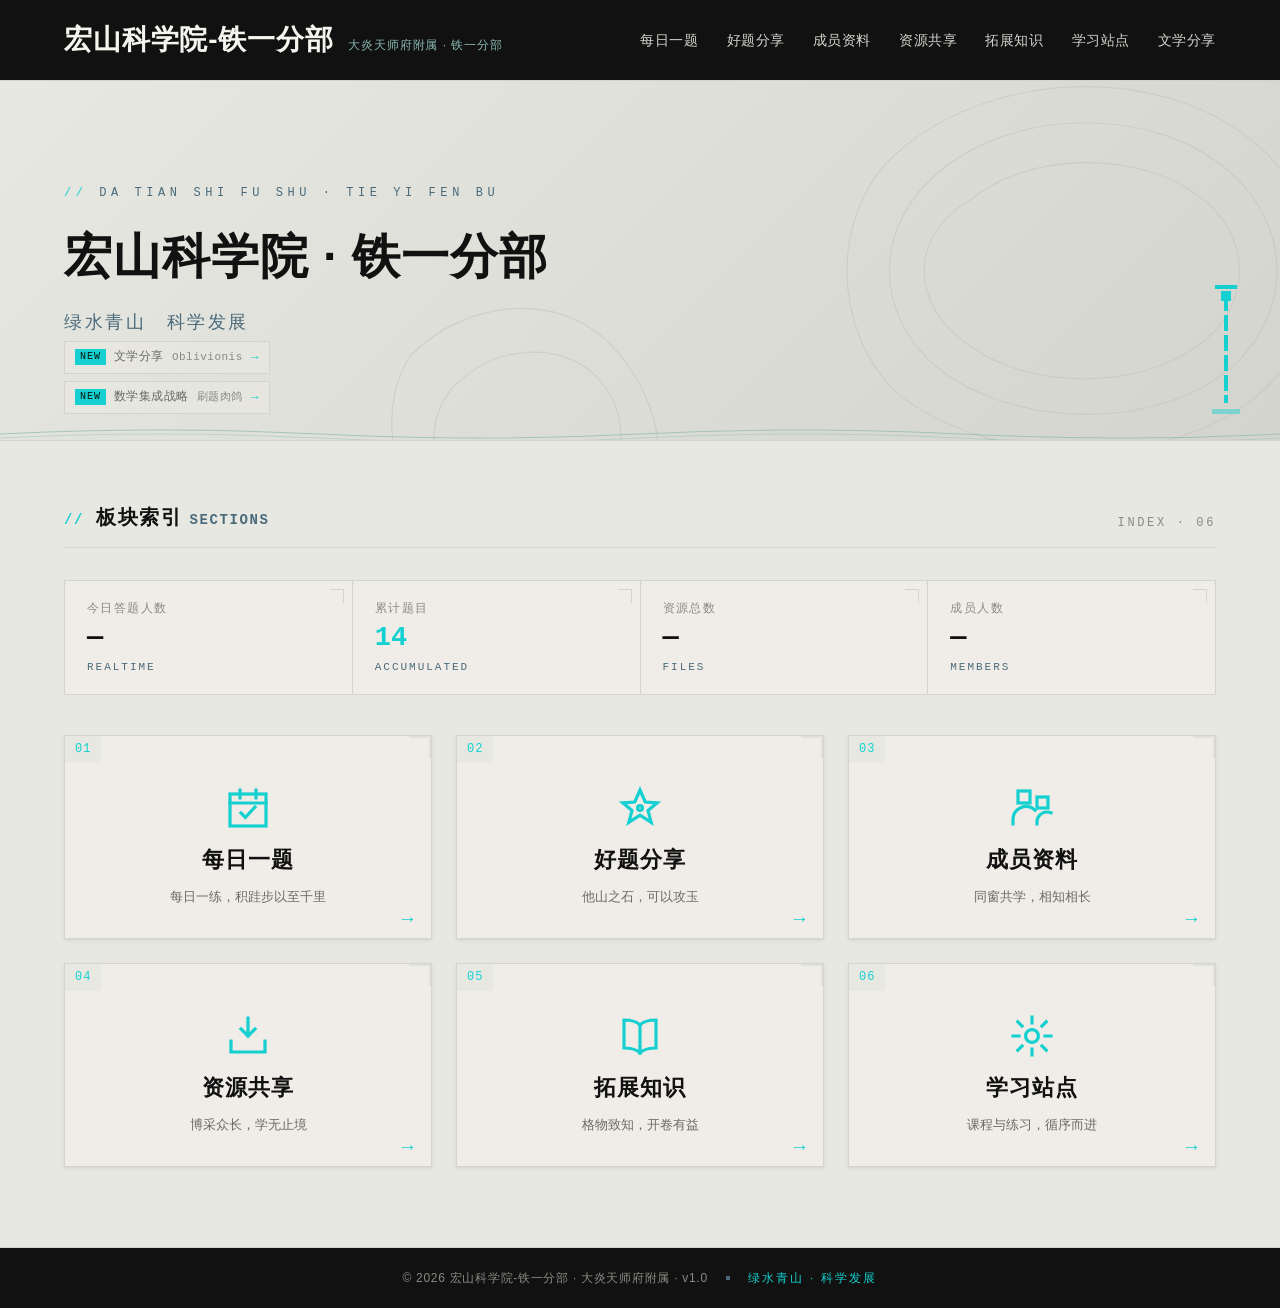
<file: index.html>
<!DOCTYPE html>
<html lang="zh-CN">
<head>
  <meta charset="UTF-8">
  <meta name="viewport" content="width=device-width, initial-scale=1.0">
  <title>宏山科学院 · 铁一分部 — 首页</title>
  <meta name="description" content="宏山科学院-铁一分部学习组织：每日一题 · 好题分享 · 成员资料 · 资源共享 · 拓展知识 · 学习站点">
  <link rel="stylesheet" href="css/style.css">
</head>
<body data-page="index">

  <!-- 导航区（JS 注入） -->
  <div id="headerSlot"></div>

  <main id="pageMain">

    <!-- ============ 主横幅区 ============ -->
    <section class="banner">
      <div data-contour></div>
      <div class="container">
        <p class="banner-overline">DA TIAN SHI FU SHU · TIE YI FEN BU</p>
        <h1 class="banner-title">宏山科学院 · 铁一分部</h1>
        <p class="banner-sub">绿水青山　科学发展</p>
      </div>
      <div class="tianshi" aria-hidden="true">
        <div class="tianshi-cap"></div>
        <div class="tianshi-pillar"></div>
        <div class="tianshi-base"></div>
      </div>
      <a class="banner-entry entry-lit" href="literature.html">
        <span class="entry-tag">NEW</span>
        <span>文学分享</span>
        <span class="entry-dim">Oblivionis</span>
        <span class="entry-arrow" aria-hidden="true">→</span>
      </a>

      <a class="banner-entry" href="math-strategy.html">
        <span class="entry-tag">NEW</span>
        <span>数学集成战略</span>
        <span class="entry-dim">刷题肉鸽</span>
        <span class="entry-arrow" aria-hidden="true">→</span>
      </a>
      <div data-water></div>
    </section>

    <!-- ============ 板块索引区 ============ -->
    <section class="board-section">
      <div class="container">

        <div class="section-head">
          <h2 class="section-title"><span class="idx">//</span>板块索引 <span class="idx" style="color:#4a6a7a">SECTIONS</span></h2>
          <p class="section-sub">INDEX · 06</p>
        </div>

        <!-- 工业控制面板 · 实时数据（数值待录入） -->
        <div class="stats" aria-label="组织实时数据">
          <div class="stat">
            <span class="stat-label">今日答题人数</span>
            <span class="stat-value">—</span>
            <span class="stat-note">REALTIME</span>
          </div>
          <div class="stat">
            <span class="stat-label">累计题目</span>
            <span class="stat-value"><b>14</b></span>
            <span class="stat-note">ACCUMULATED</span>
          </div>
          <div class="stat">
            <span class="stat-label">资源总数</span>
            <span class="stat-value">—</span>
            <span class="stat-note">FILES</span>
          </div>
          <div class="stat">
            <span class="stat-label">成员人数</span>
            <span class="stat-value">—</span>
            <span class="stat-note">MEMBERS</span>
          </div>
        </div>

        <!-- 六宫格 -->
        <div class="board-grid">

          <a class="board-card" href="daily.html">
            <span class="card-no">01</span>
            <span class="card-notch" aria-hidden="true"></span>
            <svg class="card-icon" viewBox="0 0 24 24" fill="none" stroke="currentColor" stroke-width="1.6" stroke-linecap="square" stroke-linejoin="miter" aria-hidden="true">
              <rect x="3" y="5" width="18" height="16"/>
              <path d="M3 9.5h18M8 3v4M16 3v4"/>
              <path d="M8.5 14.5l2.2 2.2 4.8-5.2"/>
            </svg>
            <h3 class="card-title">每日一题</h3>
            <p class="card-desc">每日一练，积跬步以至千里</p>
            <span class="card-arrow" aria-hidden="true">→</span>
          </a>

          <a class="board-card" href="share.html">
            <span class="card-no">02</span>
            <span class="card-notch" aria-hidden="true"></span>
            <svg class="card-icon" viewBox="0 0 24 24" fill="none" stroke="currentColor" stroke-width="1.6" stroke-linecap="square" stroke-linejoin="miter" aria-hidden="true">
              <path d="M12 3l2.6 6 6 .4-4.6 3.9 1.6 5.9L12 15.6 6.4 19.2 8 13.3 3.4 9.4l6-.4z"/>
              <circle cx="12" cy="12" r="1.2"/>
            </svg>
            <h3 class="card-title">好题分享</h3>
            <p class="card-desc">他山之石，可以攻玉</p>
            <span class="card-arrow" aria-hidden="true">→</span>
          </a>

          <a class="board-card" href="members.html">
            <span class="card-no">03</span>
            <span class="card-notch" aria-hidden="true"></span>
            <svg class="card-icon" viewBox="0 0 24 24" fill="none" stroke="currentColor" stroke-width="1.6" stroke-linecap="square" stroke-linejoin="miter" aria-hidden="true">
              <rect x="5" y="3.5" width="6" height="6"/>
              <path d="M2.5 20v-2.5a6.5 6.5 0 0 1 11-4.4"/>
              <rect x="14.5" y="6.5" width="5.5" height="5.5"/>
              <path d="M14.5 20v-1a5 5 0 0 1 5-5 5 5 0 0 1 2 .4"/>
            </svg>
            <h3 class="card-title">成员资料</h3>
            <p class="card-desc">同窗共学，相知相长</p>
            <span class="card-arrow" aria-hidden="true">→</span>
          </a>

          <a class="board-card" href="resources.html">
            <span class="card-no">04</span>
            <span class="card-notch" aria-hidden="true"></span>
            <svg class="card-icon" viewBox="0 0 24 24" fill="none" stroke="currentColor" stroke-width="1.6" stroke-linecap="square" stroke-linejoin="miter" aria-hidden="true">
              <path d="M12 3v9M8.5 8.5L12 12l3.5-3.5"/>
              <path d="M3.5 14.5V20h17v-5.5"/>
            </svg>
            <h3 class="card-title">资源共享</h3>
            <p class="card-desc">博采众长，学无止境</p>
            <span class="card-arrow" aria-hidden="true">→</span>
          </a>

          <a class="board-card" href="knowledge.html">
            <span class="card-no">05</span>
            <span class="card-notch" aria-hidden="true"></span>
            <svg class="card-icon" viewBox="0 0 24 24" fill="none" stroke="currentColor" stroke-width="1.6" stroke-linecap="square" stroke-linejoin="miter" aria-hidden="true">
              <path d="M12 6.5C10.5 4.9 8.3 4 4 4v14c4.3 0 6.5.9 8 2.5 1.5-1.6 3.7-2.5 8-2.5V4c-4.3 0-6.5.9-8 2.5z"/>
              <path d="M12 6.5v14"/>
            </svg>
            <h3 class="card-title">拓展知识</h3>
            <p class="card-desc">格物致知，开卷有益</p>
            <span class="card-arrow" aria-hidden="true">→</span>
          </a>

          <a class="board-card" href="xue/">
            <span class="card-no">06</span>
            <span class="card-notch" aria-hidden="true"></span>
            <svg class="card-icon" viewBox="0 0 24 24" fill="none" stroke="currentColor" stroke-width="1.6" stroke-linecap="square" stroke-linejoin="miter" aria-hidden="true">
              <circle cx="12" cy="12" r="3.2"/>
              <path d="M12 2.5v3M12 18.5v3M2.5 12h3M18.5 12h3M4.9 4.9l2.1 2.1M17 17l2.1 2.1M19.1 4.9L17 7M7 17l-2.1 2.1"/>
            </svg>
            <h3 class="card-title">学习站点</h3>
            <p class="card-desc">课程与练习，循序而进</p>
            <span class="card-arrow" aria-hidden="true">→</span>
          </a>

        </div>
      </div>
    </section>

  </main>

  <!-- 底部信息区（JS 注入） -->
  <div id="footerSlot"></div>

  <script src="js/main.js"></script>
</body>
</html>
</file>
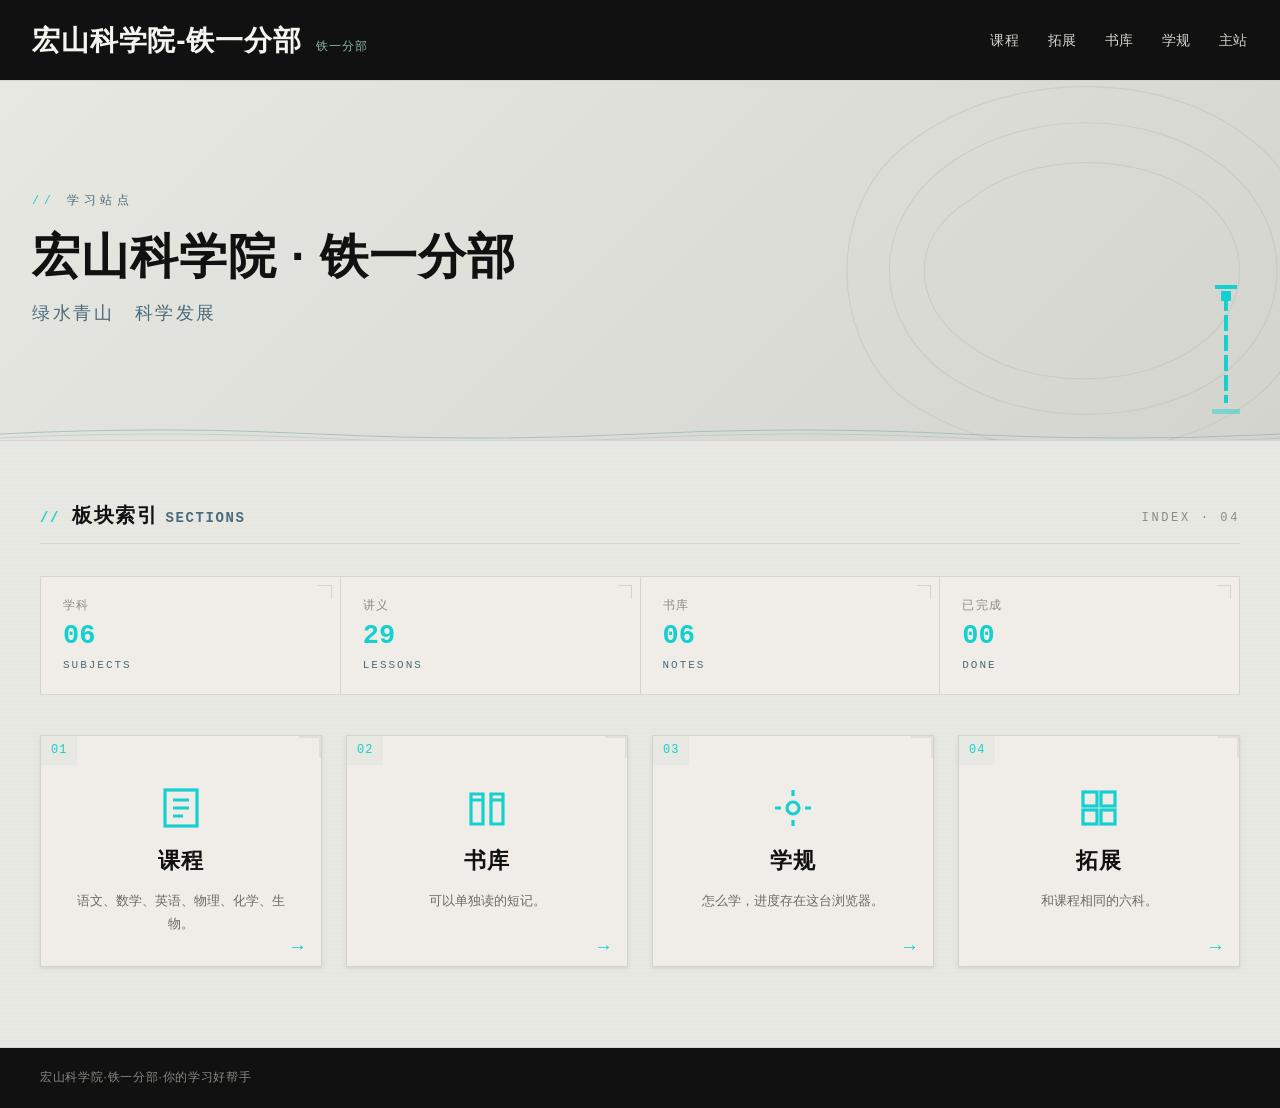
<file: xue/index.html>
<!DOCTYPE html>
<html lang="zh-CN">
<head>
  <meta charset="UTF-8">
  <meta name="viewport" content="width=device-width, initial-scale=1">
  <title>学习站点 · 宏山科学院铁一分部</title>
  <meta name="description" content="宏山科学院铁一分部。课程分为语文、数学、英语、物理、化学、生物。">
  <link rel="stylesheet" href="css/style.css?v=23">
  <link rel="stylesheet" href="css/layout.css?v=23">
</head>
<body>
  <a class="skip" href="#main">跳到正文</a>
  <div id="app"></div>
  <script src="js/data.js?v=23"></script>
  <script src="js/app.js?v=23"></script>
</body>
</html>
</file>
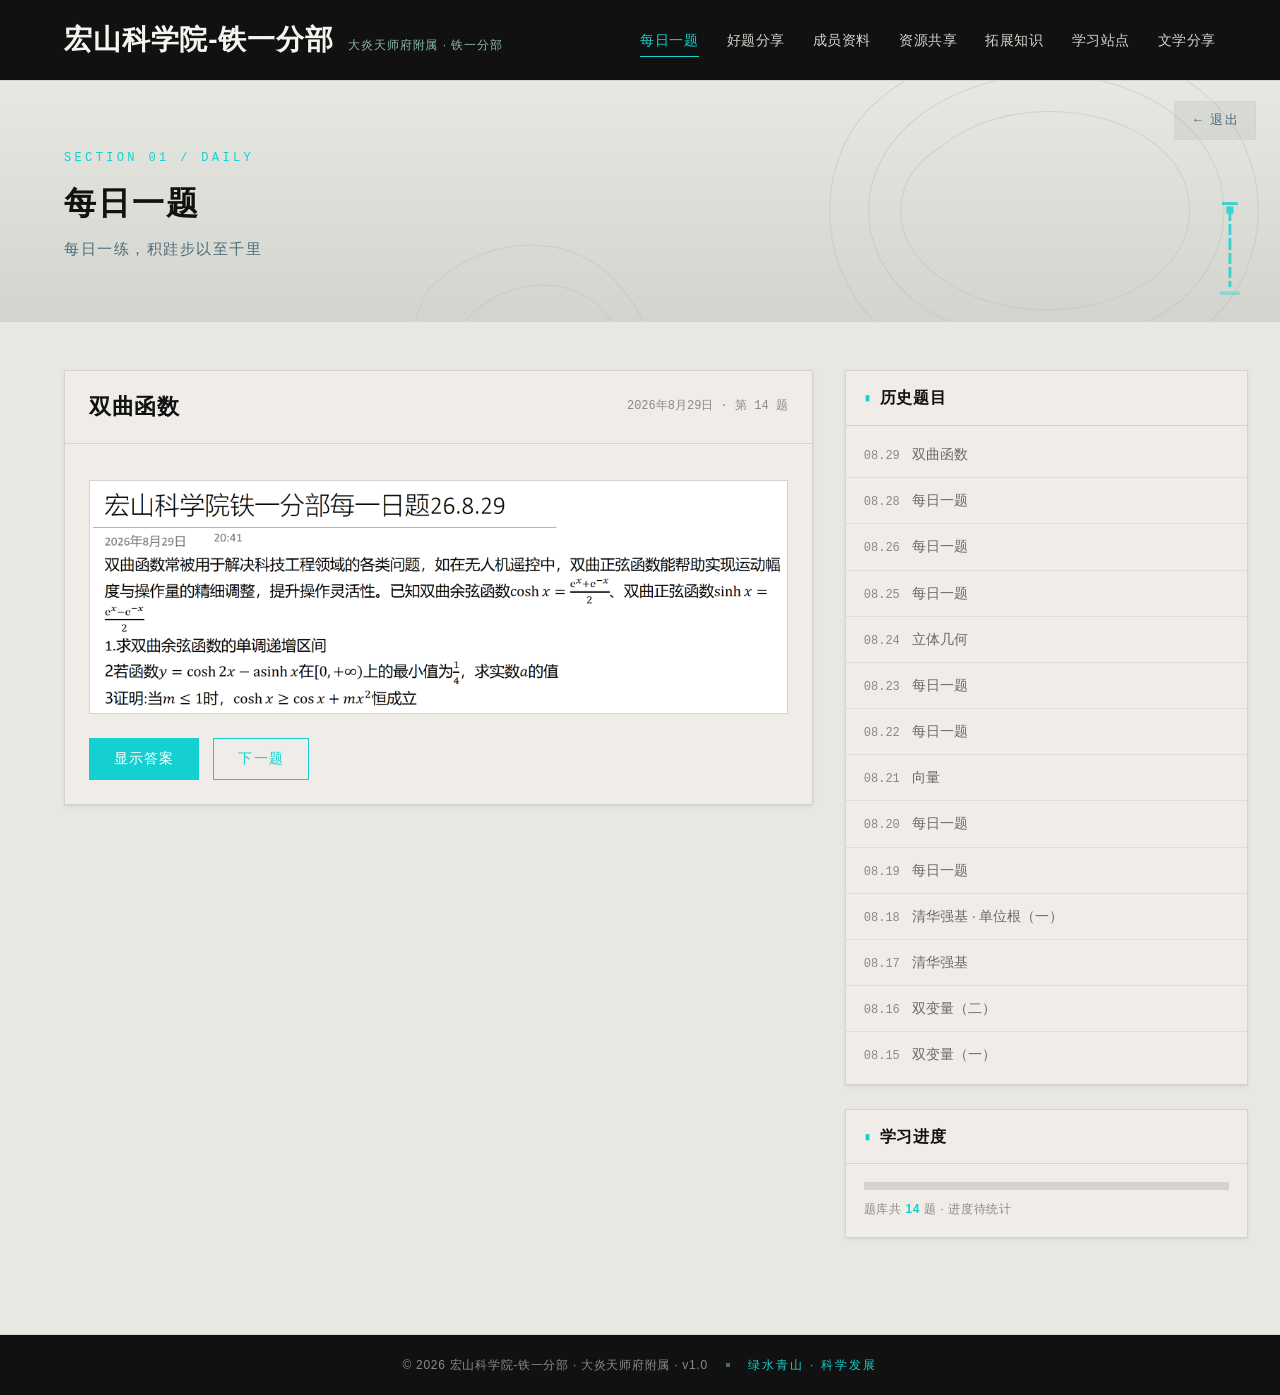
<file: daily.html>
<!DOCTYPE html>
<html lang="zh-CN">
<head>
  <meta charset="UTF-8">
  <meta name="viewport" content="width=device-width, initial-scale=1.0">
  <title>每日一题 · 宏山科学院-铁一分部</title>
  <meta name="description" content="每日一练，积跬步以至千里。宏山科学院-铁一分部每日一题板块。">
  <link rel="stylesheet" href="css/style.css">
</head>
<body data-page="daily">

  <div id="headerSlot"></div>

  <main id="pageMain">

    <!-- 页首横幅 -->
    <section class="page-hero">
      <div data-contour></div>
      <div class="container">
        <p class="page-tag">SECTION 01 / DAILY</p>
        <h1 class="page-title">每日一题</h1>
        <p class="page-sub">每日一练，积跬步以至千里</p>
      </div>
      <div class="tianshi tianshi-sm" aria-hidden="true">
        <div class="tianshi-cap"></div>
        <div class="tianshi-pillar"></div>
        <div class="tianshi-base"></div>
      </div>
    </section>

    <section class="page-body">
      <div class="container split">

        <!-- ============ 左栏 65% ============ -->
        <div class="split-main">
          <article class="question">
            <div class="q-head">
              <h2 class="q-title" id="qTitle">每日一题</h2>
              <span class="q-date" id="qDate">——</span>
            </div>
            <div class="q-body" id="qBody"></div>
            <div class="q-actions">
              <button class="btn btn-primary" id="showAnswer">显示答案</button>
              <button class="btn btn-ghost" id="nextQuestion">下一题</button>
            </div>
            <div class="q-answer" id="qAnswer" hidden>
              <p class="q-answer-label">参考答案</p>
              <div id="qAnswerText"></div>
            </div>
          </article>
        </div>

        <!-- ============ 右栏 35% ============ -->
        <aside class="split-side">

          <div class="side-card">
            <h3 class="side-title">历史题目</h3>
            <ul class="side-list" id="historyList"></ul>
          </div>

          <div class="side-card">
            <h3 class="side-title">学习进度</h3>
            <div class="progress">
              <div class="progress-track"><div class="progress-bar" style="width:0"></div></div>
              <p class="progress-meta">题库共 <b id="qCount" style="color:var(--qing)">14</b> 题 · 进度待统计</p>
            </div>
          </div>

        </aside>
      </div>
    </section>

  </main>

  <div id="footerSlot"></div>

  <script src="js/main.js"></script>
</body>
</html>
</file>
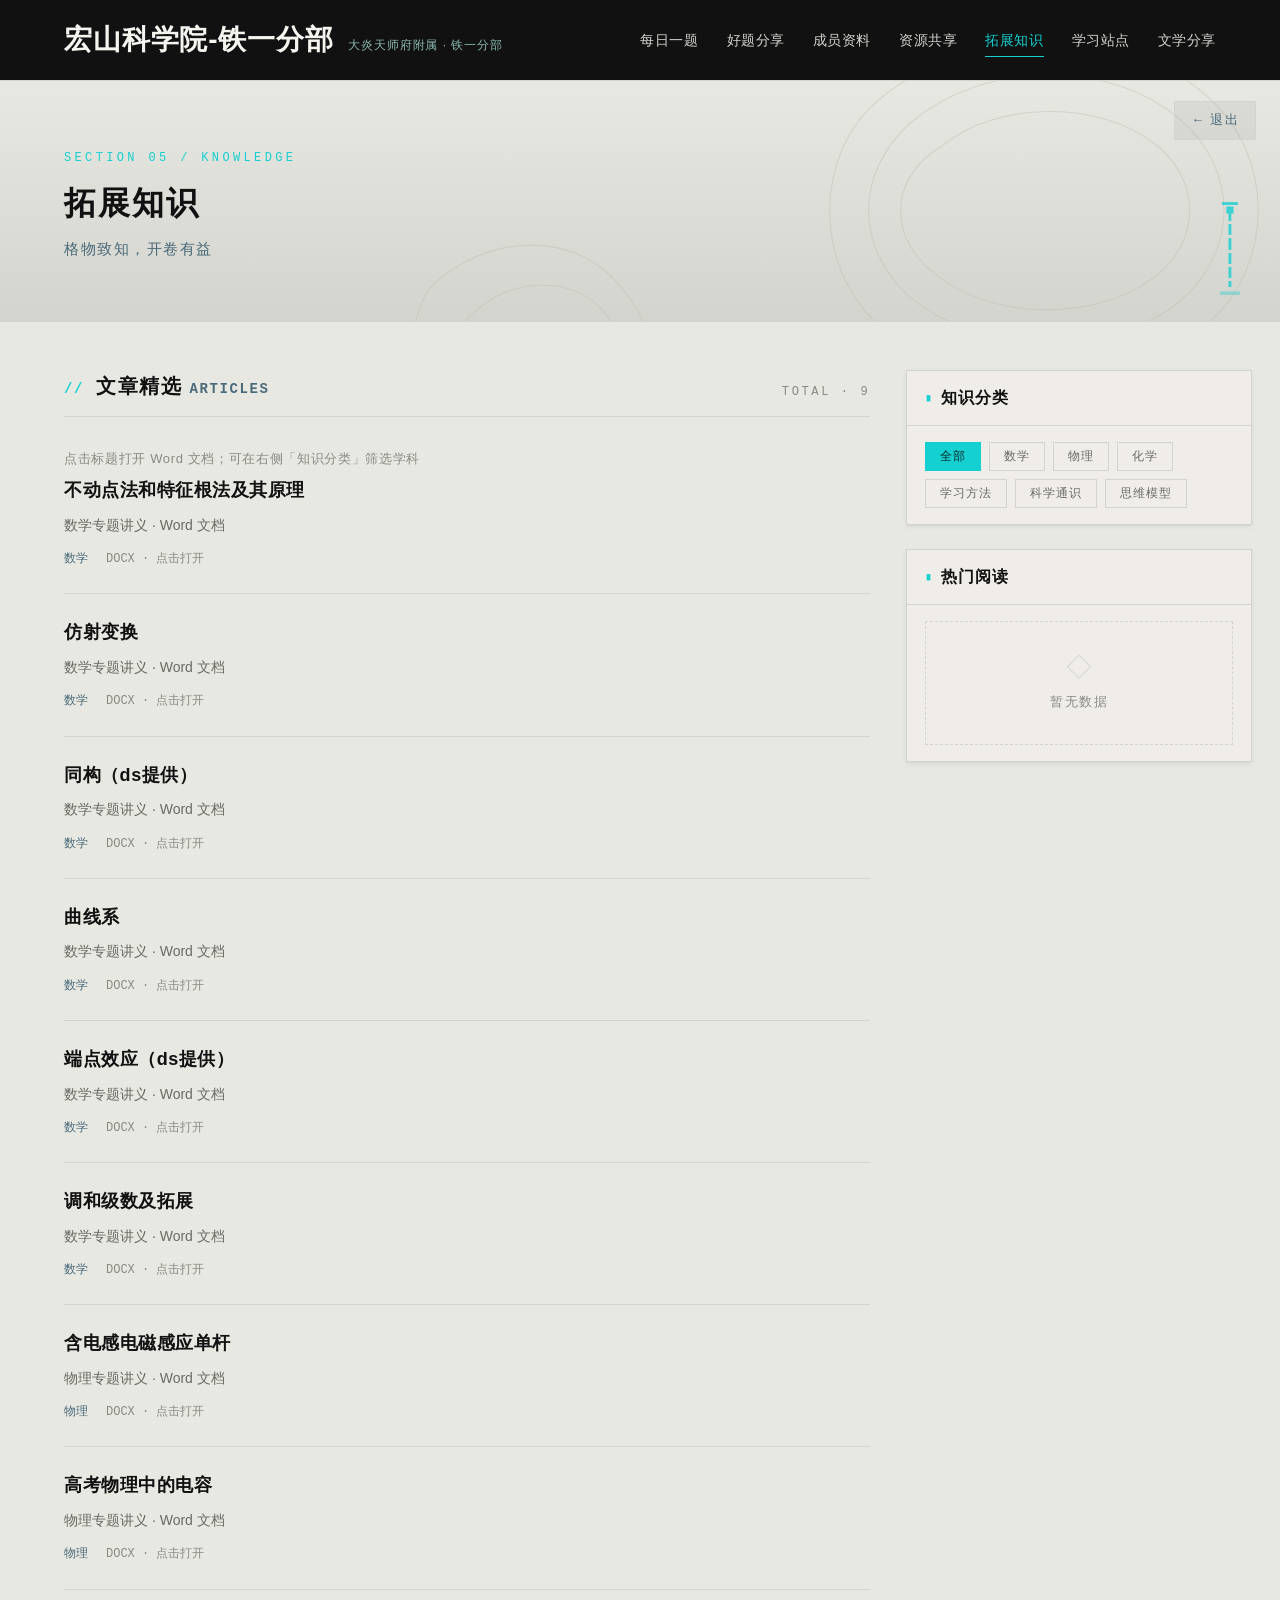
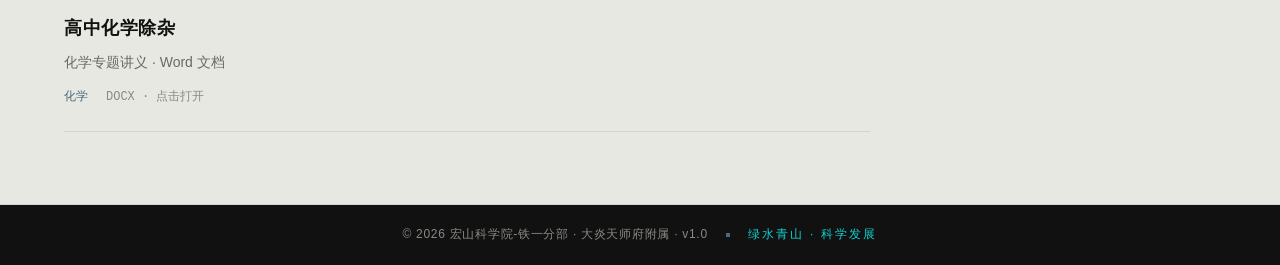
<file: knowledge.html>
<!DOCTYPE html>
<html lang="zh-CN">
<head>
  <meta charset="UTF-8">
  <meta name="viewport" content="width=device-width, initial-scale=1.0">
  <title>拓展知识 · 宏山科学院-铁一分部</title>
  <meta name="description" content="格物致知，开卷有益。宏山科学院-铁一分部拓展知识板块。">
  <link rel="stylesheet" href="css/style.css">
</head>
<body data-page="knowledge">

  <div id="headerSlot"></div>

  <main id="pageMain">

    <!-- 页首横幅 -->
    <section class="page-hero">
      <div data-contour></div>
      <div class="container">
        <p class="page-tag">SECTION 05 / KNOWLEDGE</p>
        <h1 class="page-title">拓展知识</h1>
        <p class="page-sub">格物致知，开卷有益</p>
      </div>
      <div class="tianshi tianshi-sm" aria-hidden="true">
        <div class="tianshi-cap"></div>
        <div class="tianshi-pillar"></div>
        <div class="tianshi-base"></div>
      </div>
    </section>

    <section class="page-body">
      <div class="container split-k">

        <!-- ============ 左栏 70%：文章列表 ============ -->
        <div>
          <div class="section-head">
            <h2 class="section-title"><span class="idx">//</span>文章精选 <span class="idx" style="color:#4a6a7a">ARTICLES</span></h2>
            <p class="section-sub">TOTAL · 9</p>
          </div>

          <p style="font-size:13px;color:var(--muted-l);letter-spacing:.05em;margin-bottom:6px;">点击标题打开 Word 文档；可在右侧「知识分类」筛选学科</p>

          <div id="articleList">
            <!-- 数学 -->
            <article class="article-card" data-cat="数学">
              <h3 class="a-title"><a href="assets/knowledge/不动点法和特征根法及其原理.docx" target="_blank" rel="noopener">不动点法和特征根法及其原理</a></h3>
              <p class="a-summary">数学专题讲义 · Word 文档</p>
              <p class="a-meta"><span class="a-cat">数学</span><span>DOCX · 点击打开</span></p>
            </article>

            <article class="article-card" data-cat="数学">
              <h3 class="a-title"><a href="assets/knowledge/仿射变换.docx" target="_blank" rel="noopener">仿射变换</a></h3>
              <p class="a-summary">数学专题讲义 · Word 文档</p>
              <p class="a-meta"><span class="a-cat">数学</span><span>DOCX · 点击打开</span></p>
            </article>

            <article class="article-card" data-cat="数学">
              <h3 class="a-title"><a href="assets/knowledge/同构(ds提供).docx" target="_blank" rel="noopener">同构（ds提供）</a></h3>
              <p class="a-summary">数学专题讲义 · Word 文档</p>
              <p class="a-meta"><span class="a-cat">数学</span><span>DOCX · 点击打开</span></p>
            </article>

            <article class="article-card" data-cat="数学">
              <h3 class="a-title"><a href="assets/knowledge/曲线系.docx" target="_blank" rel="noopener">曲线系</a></h3>
              <p class="a-summary">数学专题讲义 · Word 文档</p>
              <p class="a-meta"><span class="a-cat">数学</span><span>DOCX · 点击打开</span></p>
            </article>

            <article class="article-card" data-cat="数学">
              <h3 class="a-title"><a href="assets/knowledge/端点效应(ds提供).docx" target="_blank" rel="noopener">端点效应（ds提供）</a></h3>
              <p class="a-summary">数学专题讲义 · Word 文档</p>
              <p class="a-meta"><span class="a-cat">数学</span><span>DOCX · 点击打开</span></p>
            </article>

            <article class="article-card" data-cat="数学">
              <h3 class="a-title"><a href="assets/knowledge/调和级数及拓展.docx" target="_blank" rel="noopener">调和级数及拓展</a></h3>
              <p class="a-summary">数学专题讲义 · Word 文档</p>
              <p class="a-meta"><span class="a-cat">数学</span><span>DOCX · 点击打开</span></p>
            </article>

            <!-- 物理 -->
            <article class="article-card" data-cat="物理">
              <h3 class="a-title"><a href="assets/knowledge/含电感电磁感应单杆.docx" target="_blank" rel="noopener">含电感电磁感应单杆</a></h3>
              <p class="a-summary">物理专题讲义 · Word 文档</p>
              <p class="a-meta"><span class="a-cat">物理</span><span>DOCX · 点击打开</span></p>
            </article>

            <article class="article-card" data-cat="物理">
              <h3 class="a-title"><a href="assets/knowledge/高考物理中的电容.docx" target="_blank" rel="noopener">高考物理中的电容</a></h3>
              <p class="a-summary">物理专题讲义 · Word 文档</p>
              <p class="a-meta"><span class="a-cat">物理</span><span>DOCX · 点击打开</span></p>
            </article>

            <!-- 化学 -->
            <article class="article-card" data-cat="化学">
              <h3 class="a-title"><a href="assets/knowledge/高中化学除杂.docx" target="_blank" rel="noopener">高中化学除杂</a></h3>
              <p class="a-summary">化学专题讲义 · Word 文档</p>
              <p class="a-meta"><span class="a-cat">化学</span><span>DOCX · 点击打开</span></p>
            </article>
          </div>

          <div class="empty-state" id="articleEmpty" hidden>
            <p class="empty-ico" aria-hidden="true">◇</p>
            <p class="empty-text">该分类暂无内容</p>
          </div>

        </div>

        <!-- ============ 右栏 30% ============ -->
        <aside>

          <div class="widget">
            <h3 class="widget-title">知识分类</h3>
            <div class="widget-body">
              <div class="tag-cloud" id="tagCloud">
                <button class="tag active" data-cat="all">全部</button>
                <button class="tag" data-cat="数学">数学</button>
                <button class="tag" data-cat="物理">物理</button>
                <button class="tag" data-cat="化学">化学</button>
                <button class="tag" data-cat="学习方法">学习方法</button>
                <button class="tag" data-cat="科学通识">科学通识</button>
                <button class="tag" data-cat="思维模型">思维模型</button>
              </div>
            </div>
          </div>

          <div class="widget">
            <h3 class="widget-title">热门阅读</h3>
            <div class="widget-body">
              <div class="empty-state" style="padding:32px 16px;">
                <p class="empty-ico" aria-hidden="true">◇</p>
                <p class="empty-text">暂无数据</p>
              </div>
            </div>
          </div>

        </aside>
      </div>
    </section>

  </main>

  <div id="footerSlot"></div>

  <script src="js/main.js"></script>
</body>
</html>
</file>
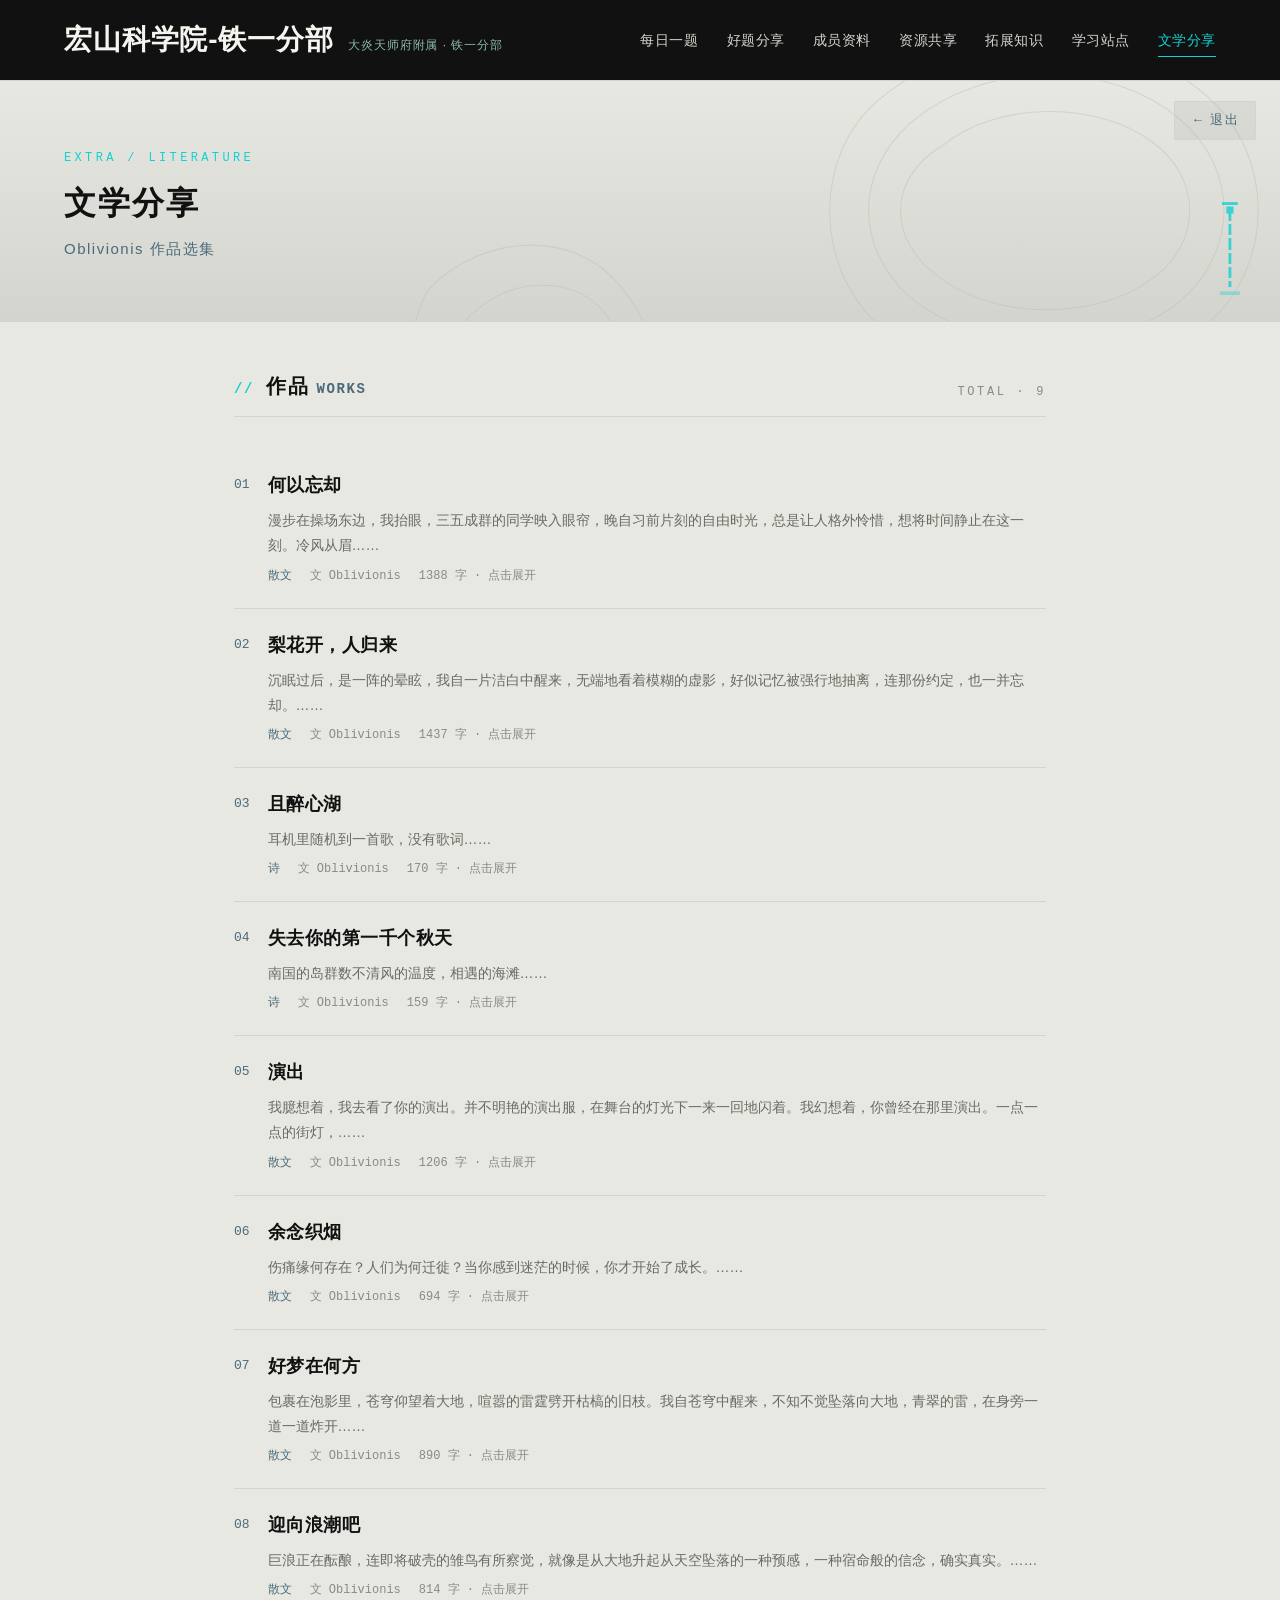
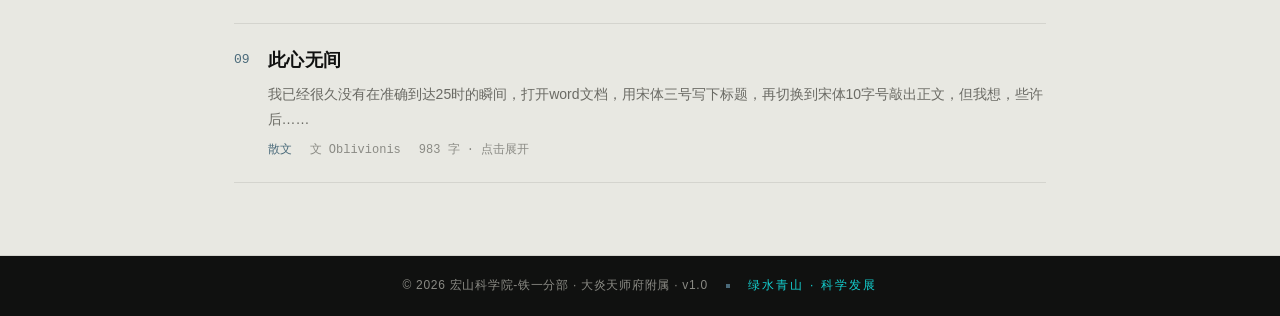
<file: literature.html>
<!DOCTYPE html>
<html lang="zh-CN">
<head>
  <meta charset="UTF-8">
  <meta name="viewport" content="width=device-width, initial-scale=1.0">
  <title>文学分享 · 宏山科学院-铁一分部</title>
  <meta name="description" content="文学分享：Oblivionis 作品选集。宏山科学院-铁一分部。">
  <link rel="stylesheet" href="css/style.css">
</head>
<body data-page="literature">

  <div id="headerSlot"></div>

  <main id="pageMain">

    <section class="page-hero">
      <div data-contour></div>
      <div class="container">
        <p class="page-tag">EXTRA / LITERATURE</p>
        <h1 class="page-title">文学分享</h1>
        <p class="page-sub">Oblivionis 作品选集</p>
      </div>
      <div class="tianshi tianshi-sm" aria-hidden="true">
        <div class="tianshi-cap"></div>
        <div class="tianshi-pillar"></div>
        <div class="tianshi-base"></div>
      </div>
    </section>

    <section class="page-body">
      <div class="container lit-wrap">
        <div class="section-head">
          <h2 class="section-title"><span class="idx">//</span>作品 <span class="idx" style="color:#4a6a7a">WORKS</span></h2>
          <p class="section-sub">TOTAL · 9</p>
        </div>

      <details class="lit-item" id="lit-1">
        <summary>
          <span class="lit-no">01</span>
          <span class="lit-head">
            <span class="lit-title">何以忘却</span>
            <span class="lit-sum">漫步在操场东边，我抬眼，三五成群的同学映入眼帘，晚自习前片刻的自由时光，总是让人格外怜惜，想将时间静止在这一刻。冷风从眉……</span>
            <span class="lit-meta"><span class="a-cat">散文</span><span>文 Oblivionis</span><span>1388 字 · 点击展开</span></span>
          </span>
        </summary>
        <div class="lit-body">
          <p>漫步在操场东边，我抬眼，三五成群的同学映入眼帘，晚自习前片刻的自由时光，总是让人格外怜惜，想将时间静止在这一刻。冷风从眉间溜走，就像时光似水无法挽留，却也带来了浑浊的沉思与半分清醒。我还是不禁叩问，何以忘却？</p>
          <p>有人曾言：“忘却才是最终的死亡。”曾于我们人生中经过的那些记忆，以不同的方式流入我们人生的大湖中。曾经走过的地方，曾经歌唱过的地方，在多年之后也会被记忆的触锁所解开。所以忘却的意义究竟藏于何处？是为了与过去软弱的自己告别，还是逃避不敢面对的现实，抑或是人脑对悲惨遭遇主动麻痹？</p>
          <p>让我们难以忘怀的究竟是何物？是在抱头痛哭的深夜，淡蓝的忧郁抑或是深色的悔恨灌注满整个心脏；是在五彩缤纷弥漫的夏日，深情流露的话语被冰冷的现实切个粉碎；是在凛冽的寒冬，不容拒绝的远在天际的告别悄然而至。这些记忆深深的烙印在心的窗棂上，无法抹去。</p>
          <p>那是一个大雨的夜晚，我曾遇到过一个女孩。她以为自己能够与过去一刀两断，划清界限，却又被过去未解的心结一次又一次的招致崩溃境地。悲怆的是现实，是永远无法再见的母亲，是难以调和的你我她，是她的不成熟对他人造成的创伤。这些都将本就孱弱的她紧紧缚住，无法挣脱。于是，梦想不在高洁，本应展翅飞翔的鸟儿披上了忘却的枷锁。想借忘却重生的她却因彻底的忘却而再次失败了。</p>
          <p>然而，强行剥离过去，往往让灵魂失去重量。忘却是一种强效的解药，也是一种深刻的毒药。恰如村上春树在《挪威的森林》中所言：“记忆会从内侧温暖你的身体，同时又从内侧剧烈切割你的身体。”</p>
          <p>向忘却求解脱，能将被过去缠绕住的你我暂时放开。短期内，不再会有那自责般的像将心脏在锅上炙烤的煎熬，不再会有那渴求般的像将燕雀死死关在笼中的痴念。但，过去的你并没有消失，那时还饱有希望的你，那时仍然向往美好的你，正从被你忘却的记忆的那头，等待着你的回首。</p>
          <p>向忘却求解脱，不是一种皆大欢喜的方法。那是一种逃避，一种看似有用却会带来无比深痛反噬的逃避。就像那个少年藏在心中的秘密，为了维持那脆弱的人际关系而不敢说出口的真心话。“就让我忘了它吧。”待到真相被人世无情地撕开，自己的自尊却碎了一地。哪怕最后得到了谁人的救赎，碎裂的痕迹也无法再被抹去。</p>
          <p>当我再次在雪夜路过那个宁静的校园门口，寒风依旧，只是洪水般的记忆涌来，悲伤与美好。一个个如梦幻泡影般的想象走进那扇紧闭的伸缩门，问好的同学，操场边上飞舞的羽毛球，教室里安静的自习风景，都在银白的月光下闪着温润鎏金。那光点，注定了我们无法忘却，也无需忘却。</p>
          <p>不能忘却便不能忘却罢，且让我将这创伤转译成华美的篇章。抱头痛哭的深夜，亦是心灵被泪水浸泡后重新鲜活的开始吧；深情的话语，说出来了总比多年之后追悔当时的怯懦要好吧；不容拒绝的告别，那就让那份无处不在的感情在生者心中永存吧。若是窗棂上的烙印无法抹去，那就把它改成窗花吧。之后再回望，也能将经历伤痕的自己看作独一无二的奇迹。</p>
          <p>与过去的自己和解之后，迷恋着的，深爱着的，这一夜的歌声，也终会成为心底不散的烟雾呢。那么今后的你又是否能毫无顾虑地爱着这份幸福呢？又是否能不留遗憾地将他人拯救呢？</p>
          <p>故事的最后，那个女孩在梦中见到了自己的母亲，如此虚幻而又美妙。可是她已经明白，世间本无完美之事，她从未真正忘却，于是她将破碎的月光重新拼凑，带着母亲的期愿挥别了这无忧的梦呓。</p>
          <p>黑夜的独白终将隐去，而你，又会如何伴着明日的微风，携无法忘却的过往同行呢？</p>
        </div>
      </details>

      <details class="lit-item" id="lit-2">
        <summary>
          <span class="lit-no">02</span>
          <span class="lit-head">
            <span class="lit-title">梨花开，人归来</span>
            <span class="lit-sum">沉眠过后，是一阵的晕眩，我自一片洁白中醒来，无端地看着模糊的虚影，好似记忆被强行地抽离，连那份约定，也一并忘却。……</span>
            <span class="lit-meta"><span class="a-cat">散文</span><span>文 Oblivionis</span><span>1437 字 · 点击展开</span></span>
          </span>
        </summary>
        <div class="lit-body">
          <p>沉眠过后，是一阵的晕眩，我自一片洁白中醒来，无端地看着模糊的虚影，好似记忆被强行地抽离，连那份约定，也一并忘却。</p>
          <p>我再次来到了你的城市，很美，很美。新学会飞翔的雏鸟离开树梢，流水淌过与时光缠绵的街角，远处山峦间，仿佛还回荡着谁人未说完的话。刹那间的恍惚，伴随着嬉戏的儿童也向着天边的云彩散去。</p>
          <p>我也曾质疑过自己，如今的我与当年何异？年华如丝绸般，仅能容人轻轻抚摸，想要伸手抓住就会不留情面地滑走。面对着那一池清水倒出的我的映像，即使对从前的时光感到留恋，即使再次回到了这个地方，我又该如何面对你？老实说，我不甚明晰，却始终认为有些区别。我毫不留情地忘却，却又折返，像从未经历过般再次遇见你。</p>
          <p>带着不明不白的仿佛神明的迷思般，我穿过大街小巷，试着找寻你，找寻我曾丢在这城中的一缕缕蛛丝似的回忆。不，我好像只是在逃避，明明知道你在哪里，却只是在心中画了几笔疚意，不敢面对你深情的眼睛。我清楚地知道，你理解我的离开，理解我的忘却，但我已无力再拿那渺远的不可及的使命与你作比。审判公正的天平早已歪斜，你的分量又怎能与我的责任相比。</p>
          <p>终于，我走进那扇门，轻轻地踮着脚尖，却还是惊动了你的心弦。那慌张的神色，似乎是只愿留下体面印象的小姑娘般。待你整顿好，便注视。那平静的眼，是在众人面前隐藏无法显露的多情的面具，是你对我轻柔的耳语，诉说着三分羞涩，三分窃喜，三分慌张以及一分失落的交织。失落是必然的，我也这么想着，你期待归来的我，早已不是当年那个我，早已无旧情与你共叙了吧。</p>
          <p>你带我来到城中，一阵小跑，像从前那样牵着我的手，似乎是急切，似乎是别有用心。我们来到一片梨花下，它们盛开的很美，像春日中绽开的绚丽的碎玉，一树一树。微风拂过，几片雪白洒落，落在你眉间，我伸手为你摘下，就像是摘下你心头堆积许久的等待。雪白在手中渐渐化开，一同消融了心头冰封的那片空白。</p>
          <p>恍惚间，我想起当年曾对你说过，终有一日要在这片土地上栽培出梨花。我的梨花，原来如今已经长成这样一片。每一瓣飞雪，都是你等待的伤痕，也是你等待的希望。曾经随口许下的愿望，如今已被你让这梨花开遍。一份执着，一份书写在大地上的执着。听你讲述着曾经的往事，眼中再度闪过那份失落，那份极力掩饰的失落，那份物是人非的失落。那份你藏在内心，无法对任何人诉说的痛苦与悲伤。</p>
          <p>曾经的你我，与年少时相逢，扶持了最美的年华，却在刹那间分别。梨花树树，镌刻着你等待的意义，那或许是一个约定，一个等我归来的约定。如今不容拒绝的命运使你我再度相逢，为这份等待书写了结局。我突然意识到，我一直在用改变来逃避，用“愧疚”来定义自己——愧疚于遗忘，愧疚于离开，愧疚于归来太晚。但你从未责怪我的离去，我也并非为了赎罪而归来。如果我再次辜负这份等待，才是对你最大的伤害。</p>
          <p>我猛然间明白我归来的意义，就像那远处的山水为这座城提供的庇护，让你再度受伤不应是我任何时间任何地点的选择。我的归来，是为与你共同面对未来。星河流转千载，即使三千世界与世界相隔，即使我将一切忘得干干净净，我仍是那个我。你苦苦等待的，一直是那个我。哪有什么物是人非，此刻我仍在你的面前，那份失落并非源于我的改变，而是始终在期待我的回应啊。</p>
          <p>抹去心上多余的色彩，手中的运签也变得轻松。于是我拉起你的手，向着远处的山水，趁如今，一切还来得及；趁此刻，你我都在这里，去消解那些等待多年的离别之苦，诉说那些曾经藏在心头的话语，回应你那份坚定的等待，让你的失落被我亲手解开。</p>
          <p>景存人杳之苦，终有贵人相助解。</p>
          <p>梨花已开，我已归来。</p>
        </div>
      </details>

      <details class="lit-item lit-poem" id="lit-3">
        <summary>
          <span class="lit-no">03</span>
          <span class="lit-head">
            <span class="lit-title">且醉心湖</span>
            <span class="lit-sum">耳机里随机到一首歌，没有歌词……</span>
            <span class="lit-meta"><span class="a-cat">诗</span><span>文 Oblivionis</span><span>170 字 · 点击展开</span></span>
          </span>
        </summary>
        <div class="lit-body">
          <p>耳机里随机到一首歌，</p>
          <p>没有歌词</p>
          <p>只有旋律在起舞。</p>
          <p>嘀嗒鸣响的前奏，</p>
          <p>水汽弥散在池塘，</p>
          <p>滴下，</p>
          <p>像漏未断的彷徨。</p>
          <p>拾级而上，</p>
          <p>停于山中草木旁。</p>
          <p>已不见水滴，</p>
          <p>却有悠扬的笛，</p>
          <p>似云彩抚摸熟睡的星光。</p>
          <p>水声重新缠进云的梦境，</p>
          <p>远山退去</p>
          <p>余下明澈的殿堂。</p>
          <p>笛声止，水也歇，</p>
          <p>又重新降落山上。</p>
          <p>银色的辉</p>
          <p>层层起伏，</p>
          <p>诉说着热望。</p>
          <p>我终是没有看歌名，</p>
          <p>因为或许，</p>
          <p>让它化为此刻的纪念，</p>
          <p>更让心湖荡。</p>
        </div>
      </details>

      <details class="lit-item lit-poem" id="lit-4">
        <summary>
          <span class="lit-no">04</span>
          <span class="lit-head">
            <span class="lit-title">失去你的第一千个秋天</span>
            <span class="lit-sum">南国的岛群数不清风的温度，相遇的海滩……</span>
            <span class="lit-meta"><span class="a-cat">诗</span><span>文 Oblivionis</span><span>159 字 · 点击展开</span></span>
          </span>
        </summary>
        <div class="lit-body">
          <p>南国的岛群数不清风的温度，</p>
          <p>相遇的海滩</p>
          <p>渺远得不知何处。</p>
          <p>黑白与阴阳勾勒的你</p>
          <p>失去还是得到</p>
          <p>都囿于是否。</p>
          <p>谎言匿于喜好之中，</p>
          <p>希望的救赎</p>
          <p>反让你将我救赎。</p>
          <p>若不是那变数的自我，</p>
          <p>将本该注视着我的你</p>
          <p>拖进迷途。</p>
          <p>美梦醒后，</p>
          <p>我又该去何处</p>
          <p>寻得你的实物。</p>
          <p>海是深情的，</p>
          <p>我仍会为你等候</p>
          <p>七千七百七十七个日夜。</p>
          <p>到那时再与你重逢</p>
          <p>或许我能选择</p>
          <p>为了大义而跳入海中。</p>
        </div>
      </details>

      <details class="lit-item" id="lit-5">
        <summary>
          <span class="lit-no">05</span>
          <span class="lit-head">
            <span class="lit-title">演出</span>
            <span class="lit-sum">我臆想着，我去看了你的演出。并不明艳的演出服，在舞台的灯光下一来一回地闪着。我幻想着，你曾经在那里演出。一点一点的街灯，……</span>
            <span class="lit-meta"><span class="a-cat">散文</span><span>文 Oblivionis</span><span>1206 字 · 点击展开</span></span>
          </span>
        </summary>
        <div class="lit-body">
          <p>我臆想着，我去看了你的演出。并不明艳的演出服，在舞台的灯光下一来一回地闪着。我幻想着，你曾经在那里演出。一点一点的街灯，和斑驳的雨滴，打湿了你的围裙和送报的帆布袋。我幻想着，你以后仍然会演出。辉煌的裂片，刺入这座城市不知名的巷角，也如夜空中的星般明亮。</p>
          <p>红橙黄绿青蓝紫，我想最忧郁的还是浅蓝色。宛如镜中那般无法追忆的时光，面对黑暗的现实无能为力的注视，被那名为流向的大雾所裹挟，都像是着浅蓝色的忧郁一般，一丝一缕，向远处淅淅沥沥地淌着。</p>
          <p>那年你风华正茂，由着纯白蝴蝶飞舞般的前辈的诱因在心中种下了梦想的种子。“在舞台上，发光。"多么美丽的奇幻景象，台下的观众，崇拜，敬仰，欣喜。于是你动身，将天象盘中的星位归正，第一次站在小小的舞台上，完成了你们的第一次洗礼。美好的镜子，就于那一刻完成。</p>
          <p>我自认为，镜中物象是世间最美的事物，应该是源于它无法被触碰。名为哭泣的乐队在命运连结之刻就已注定要破灭，那是死神的阿卡纳举着黑旗而来，是无法被抵御的不容拒绝的命运。于是你哭泣，浅蓝色的泪珠，与大雨融为一体，却并非河流汇入海的故乡，而是惨淡的割裂。一场意外，亦非离别，于是你褪下华装，走向了昼夜颠倒的工作生活。</p>
          <p>星星的流转从来不被某一个人所掌控，它们重新汇聚。你不禁遐想，将希望再次寄托于舞台上。“在舞台上，成功。”多么骨感的现实囚笼，台下的观众，呐喊，痴迷，疯狂。于是你成功，将命运的红线紧紧缠绕，背负上他人的人生。那或许也是因为，你曾无助地漂流吧。</p>
          <p>镜子忽而完好，我想伸手触碰那端的你，却发现怎么也无法碰触半分。我恍惚，察觉你我的相逢就和某人说的厨师与将军的关系一样，根本无缘实现。我又想起那个问题，何以忘却呢？人不可能记住发生过的所有事情，站在西安的烈日下，我又看见了那个小时候在外婆家骑着小车在院前院后的小男孩。回忆也总是不讲道理地袭来，然后你才能知道你曾忘却。而你又忆起，便不算得上忘却了。</p>
          <p>也许是我已习惯了一个人行走在大街上，也许曾经骑车探访南门乐队的热情也不知何时被层层冲淡，也许是我本不该来到这里，也许是我无法正视自己的收获。空落落的心，不知道该拿什么来填补，我知道它不是需要一个人，它或许是需要那个我。</p>
          <p>多少次想象，要是我能像你一样挣脱周围的束缚，去勇敢地做自己认为正确的事情就好了。你不顾一切地跑到那座岛上，挽回了即将破碎的梦呓。而我呢，既无能为力，又不知该如何做，我总是无法下定决心，我总是瞻前顾后。</p>
          <p>我思考，我抉择，我思考你为何要带上假面，我抉择是否要遏制自己忧郁且懒惰的冲动。我好像又看见了你，在臆想中。我看见你摘下了假面，在梦境的漩涡中起舞，是如此的美丽。如新月，如细雪，如百合花般绽放。</p>
          <p>我好像又看不见你了，在臆想中。你渐渐远去，不断地梦旋中转成一个亮点，最终汇入银河。你并非人类，你实为神明。我仍呆呆地站在原地，望着散落一地的穗花，仍臆想得出神。也许我再也无法理解自己说的话了，在我臆想的这场演出，结束之前……</p>
        </div>
      </details>

      <details class="lit-item" id="lit-6">
        <summary>
          <span class="lit-no">06</span>
          <span class="lit-head">
            <span class="lit-title">余念织烟</span>
            <span class="lit-sum">伤痛缘何存在？人们为何迁徙？当你感到迷茫的时候，你才开始了成长。……</span>
            <span class="lit-meta"><span class="a-cat">散文</span><span>文 Oblivionis</span><span>694 字 · 点击展开</span></span>
          </span>
        </summary>
        <div class="lit-body">
          <p>伤痛缘何存在？人们为何迁徙？当你感到迷茫的时候，你才开始了成长。</p>
          <p>——题记</p>
          <p>江流是否会逆流归源，流云是否会回归大地？远离家乡数十载，仿佛有某种使命，仿佛是自己不得不做的使命。我每次远望家乡的方向，也都有一种悲壮感。我知道，家乡对你来说不只是小时的净土，更是难以忘怀的执念。可你，还记得吗？</p>
          <p>若不是难逃的意外，再次回到了这里，你还能记得吗？你还记得坍塌的矮墙下曾是你嬉戏玩耍的乐园，你还记得可爱的你在如今是残垣的街头和邻里街坊笑着打招呼吗？你还记得小小的你的衣襟上挂的红绳，如今在何方吗？红绳链接回忆和现在，模糊的身影也一一浮现，只是，只是看不清他们的面庞。</p>
          <p>伤痛缘何存在？它来的那么急，那么不可抗拒。人们为何迁徙？天灾将他们之中的一部分永远地留在了故乡，于是向南向南，重新建立宜居的城邦。可旧地不该被遗忘，谁人能够忘记那实在的伤痛呢。</p>
          <p>可你是永不栖落的鸟。我常常想，近乡情怯究竟是什么，望着你幽蓝的双眸，我想大概是回忆吧。所有的痛苦是否都来自于时间，能归来的人，因时间的刻痕而害怕，害怕曾经的挚友已不能认出，害怕放眼望去全都是自己小小的身影，更害怕已经什么都记不清。</p>
          <p>那里曾经是伤痛的中心，但是现在已经以另一种形式化解，可你仍要……被伤痛蒙蔽吗？余念弥散在空中，纠缠，碰撞，编织成绚丽的烟。余念并无它意，他们曾是你的至亲。余念纷纷，余念永存。</p>
          <p>余念叫你走出伤痛而活……</p>
          <p>慢慢浮现的记忆，模糊的身影逐渐变为熟悉的面庞，因为你想起了他们的念。物质会湮灭，但念想永存，正如某处不知名的小岛上族群给最后希望的寄语，请带着我的那份爱而非仇恨，活下去。</p>
          <p>红绳带你回到现在，余念于生者心中永存，织烟。</p>
          <p>(2026/9/4)</p>
        </div>
      </details>

      <details class="lit-item" id="lit-7">
        <summary>
          <span class="lit-no">07</span>
          <span class="lit-head">
            <span class="lit-title">好梦在何方</span>
            <span class="lit-sum">包裹在泡影里，苍穹仰望着大地，喧嚣的雷霆劈开枯槁的旧枝。我自苍穹中醒来，不知不觉坠落向大地，青翠的雷，在身旁一道一道炸开……</span>
            <span class="lit-meta"><span class="a-cat">散文</span><span>文 Oblivionis</span><span>890 字 · 点击展开</span></span>
          </span>
        </summary>
        <div class="lit-body">
          <p>梦醒，怅然。</p>
          <p>包裹在泡影里，苍穹仰望着大地，喧嚣的雷霆劈开枯槁的旧枝。我自苍穹中醒来，不知不觉坠落向大地，青翠的雷，在身旁一道一道炸开，将满地的乌云尽扫。过载的音色绷紧脑中的弦，抽动着带来刺痛，直直传到心尖。</p>
          <p>有没有人为你的晚安带来深夜？有没有人为你的好梦带来安眠？清风如往常一般吹过校园，只是少年或许不再是少年，烦恼或许不再是烦恼。一次又一次地睡去，一次又一次地忘掉自己的梦，一次又一次地不敢。</p>
          <p>梦境总是虚幻而又难忘，虚妄却感受地切实。碎片化的，或离奇或写实的场景，连成一条条长廊，于夜空中穿行。链接，延伸，撕碎，然后搅在一起。梦中的歌曲，梦中的门扉，梦中的矛盾，为何会让我在现实中产生愧疚呢？</p>
          <p>都说人生如梦，可是我的人生并不美丽，好梦也不知道应在何方。顺着那条既定的路线便能到达重点，是应当警惕的事情。海浪为什么去了又来，太阳为什么升起又坠落，我为什么懂了又不懂。月行于水上，便亮出天堂。</p>
          <p>所以，好梦在何方？</p>
          <p>或许好梦就在你我眼前？我不懂，就是错误吗？我认为梦不美好，那它真的不美好吗？我的问题是不是太多了？可问问题又有什么问题呢？</p>
          <p>所以，好梦在何方？</p>
          <p>或许好梦从来不存在？我不懂，不是无知吗？可无知又有什么错呢？迷茫的不正是青春吗？还是说人就一定要长大呢？</p>
          <p>所以，好梦在何方？</p>
          <p>落叶最能牵引你我的思绪，翻飞婉转地回到校园，我才想起我写在星盘中刻入名字的那个晚上，那确实很美好。所以好梦就在过去吗？</p>
          <p>流水最能涌动你我的喜乐，温柔无声地进入校园，我才想起我走上高三教学楼楼梯的昨天，那也不是很痛苦，至少和永远的离开相比。所以好梦就在现在吗？</p>
          <p>飞鸟最能承载你我的梦想，翱翔激昂地离开校园，我才想起来我想要的盛夏和金秋应该是无憾的，那必将很美好吧。所以好梦就在未来吗？</p>
          <p>所以，好梦在何方？</p>
          <p>哦，原来，随它去罢，终是好梦。</p>
          <p>越过那片花海，淡蓝色的花在向我挥手；越过困意的沙丘，童谣指引着我的方向；越过猩红的密林，微笑是痛苦的解药；越过恐惧的巨浪，寒意不会被冷漠融化。夕阳将大地染成一片青绿，正如那无时无刻下落的雷霆，可乌云却不会聚集。因为我貌似找到了好梦的种子，就在那惊雷下。</p>
          <p>睡去，一定是好梦。</p>
          <p>(2026/9/8)</p>
        </div>
      </details>

      <details class="lit-item" id="lit-8">
        <summary>
          <span class="lit-no">08</span>
          <span class="lit-head">
            <span class="lit-title">迎向浪潮吧</span>
            <span class="lit-sum">巨浪正在酝酿，连即将破壳的雏鸟有所察觉，就像是从大地升起从天空坠落的一种预感，一种宿命般的信念，确实真实。……</span>
            <span class="lit-meta"><span class="a-cat">散文</span><span>文 Oblivionis</span><span>814 字 · 点击展开</span></span>
          </span>
        </summary>
        <div class="lit-body">
          <p>巨浪正在酝酿，连即将破壳的雏鸟有所察觉，就像是从大地升起从天空坠落的一种预感，一种宿命般的信念，确实真实。</p>
          <p>或许这是青年特有的朝气，虽然有时被迷雾笼罩，虽然有时被梦境困扰，虽然有时被疑惑缠绕，但这份朝气总是会在腐朽的泥潭中再生。如果你自认为已经失去这朝气，那不过是暂时有难以消除的某物将你缚住，只要去做，朝气总是有的。</p>
          <p>请挥剑斩开迷雾，迷茫只是暂时的，人们常常感到迷茫，但从迷茫中走出才是迷茫的意义。请相信当清晨的微光照耀到世间的每一个角落，总会有那些让你动容的某物某人，让你抬头看望，让你看到那光。有了方向便要斩开迷茫，斩开迷茫才有了道路。莫让夜的黑暗和雾的迷踪成为消极不前，颓废恣睢的借口。总有人陪你迷茫，但是也总有人总迷茫中走出。难道迷茫就是你一辈子的归宿所在？</p>
          <p>请挥剑破除梦魇，梦魇只是你的懦弱。畏惧不前，患得患失，即使望文生义也知道这不是好的状态。你究竟在怕什么？怕失去今日一时的安逸，还是做了之后也无结果的徒劳？今日一时的安逸，那种偷闲的快感，往后的人生一定还能再体会；害怕被徒劳吞噬，那就用请成果击碎徒劳带来的失落。你究竟在怕什么？难道这么多与你并肩的勇士不能感染你怯懦的心灵？难道如此长时间的酝酿不能涤荡你眼前的浮云？难道意识到自己正年轻的你没有能力攀登那座顶峰？</p>
          <p>请挥剑解开疑惑，疑惑是进步的源泉。放任疑惑压制自己并不是明智之举，自古以来人类就是在与疑惑中战斗而进步的。疑惑是解决不完的，但这并不意味着我们不去解决已经有的疑惑。解决疑惑就是进步的过程，当你解决掉现有的疑惑，一定会发现纵使自己遍体鳞伤，也已经披荆斩棘开辟一番天地。</p>
          <p>多少的学生失去了血性，多少的桌边的哀叹代替了勇往直前的奋斗。请做那与风暴搏击的海燕，在怒号的狂风中冲出一条血路，在翻滚咆哮的黑云中与闪电竞速，在猛烈不断的暴雨中和阻力斗争。</p>
          <p>在那充满黄沙，没有灯光的荒野，滔天的巨浪就要到来。</p>
          <p>覆水难收，能改变的只有当下。</p>
          <p>然长夜终尽，天将启明……</p>
          <p>你准备好了吗？</p>
        </div>
      </details>

      <details class="lit-item" id="lit-9">
        <summary>
          <span class="lit-no">09</span>
          <span class="lit-head">
            <span class="lit-title">此心无间</span>
            <span class="lit-sum">我已经很久没有在准确到达25时的瞬间，打开word文档，用宋体三号写下标题，再切换到宋体10字号敲出正文，但我想，些许后……</span>
            <span class="lit-meta"><span class="a-cat">散文</span><span>文 Oblivionis</span><span>983 字 · 点击展开</span></span>
          </span>
        </summary>
        <div class="lit-body">
          <p>我已经很久没有在准确到达25时的瞬间，打开word文档，用宋体三号写下标题，再切换到宋体10字号敲出正文，但我想，些许后悔缠绕着，我也该再写点了。</p>
          <p>名为此间的辰星环绕在友谊东路上空一年有余，却最终也难逃被击落的命运。难道这世间难有允许文学的沃土在青春年华的照耀下生发出灵动的萌芽的庇护所吗？</p>
          <p>我在此间投稿纯粹是为了抒发自己的情感，我想，大部分投稿者也都是。前几天在读者上看见一小段，说“写作是让水澄清的过程”，本人大概深以为然。写出来的东西才让我明白了我内心所想。</p>
          <p>温情与悲欢构成辰星的大气，思绪与文字凝结为大地，情绪的血脉像河水一般搏动着。一篇一篇或生涩或老成的心绪，树一般扎根在此间的表面。</p>
          <p>回望我自己的写作，确实是始终围绕着自己心中的郁结。从在操场东边问出何以忘却，到在梨花中回首端庄的她，之后我臆想的演出将我再次锁住，然而我也再次找到了好梦的方向。</p>
          <p>此间上的树，栽种得自然，像是不求功利地等待一个果实。或许会结果，或许不会，但种树的人内心或许已经发芽，或许种树是为了给别人乘凉，或许也有人看到成荫的绿树，于是想要收获自己的果实。</p>
          <p>慨叹良久，笑说无妨，却难掩心头愁绪。这件事终归不能强求，毕竟在创办时，就是已经抱着结局，抱着宿命般的投向死亡的冲锋般的决心，带着隐蔽的哀悼，做那补天的顽石。这却让我想起了我的作品，几乎总是在讲一件事，一件我思考了很久的心事。</p>
          <p>面对不容拒绝的现在，我们该如何走向未来？</p>
          <p>我或许难以回想起写下“不能忘却便不能忘却罢，且让我将这创伤转译成华美的篇章。”的夜晚，但一丝淡然也融入了心头。我或许难以找到“睡去，一定是好梦。”的自由感，但面对明天也增添了一点非恐惧的期待。</p>
          <p>写作的过程让人们认清了自己，更让你我向外探寻产生共鸣的魂灵，此间正是这样一个美丽的地方。青春的回忆难以抹去，名为此间的刻已经在时间的长河中划出一道有力的痕，在柔嫩的流水斑斓着无法褪去的色彩。</p>
          <p>在月光从圆到缺，从缺到圆的一年多中，你我在此间的匿名投稿早已将心灵的间隙斩去，一条条联结在三千世界中浮现，将此间上的绿树连成一整片森林。</p>
          <p>就像我最喜欢的人物，戴上华丽的假面于现实的黑暗中起舞，她永远不会低下自己的头颅向任何人妥协，即使身负重伤也保持自己的尊严。我想此间也是，即使现实中存在种种阻碍，但此间永远不会成为凭人肆意糟践的地方。</p>
          <p>此间啊，或许我们永远也无法忘记你吧。</p>
          <p>今夜，我想，此心已无间。</p>
        </div>
      </details>

      </div>
    </section>

  </main>

  <div id="footerSlot"></div>

  <script src="js/main.js"></script>
</body>
</html>
</file>
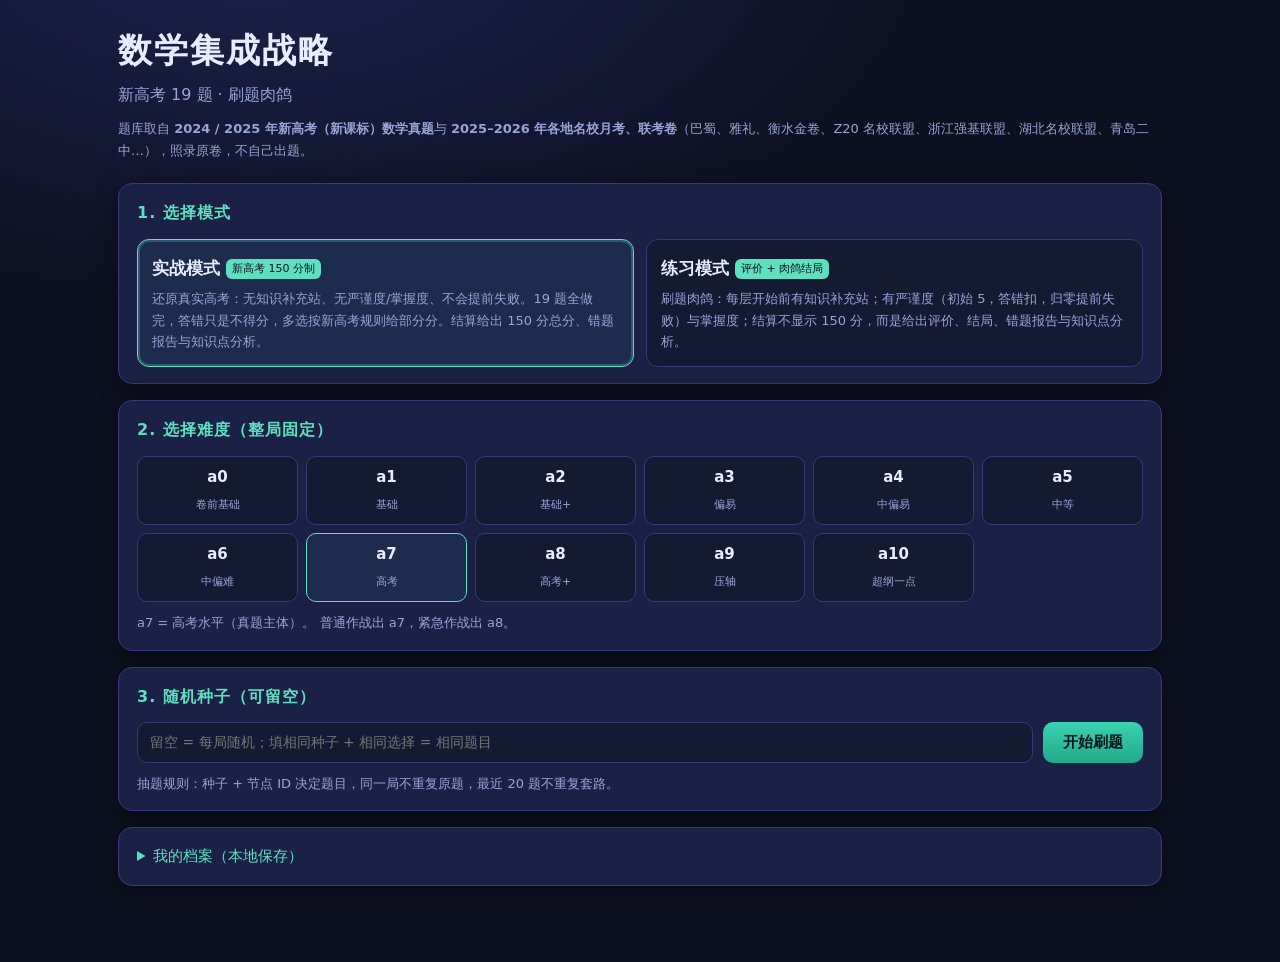
<file: math-strategy.html>
<!DOCTYPE html>
<html lang="zh-CN">
<head>
<meta charset="utf-8">
<meta name="viewport" content="width=device-width, initial-scale=1">
<title>数学集成战略 · 高中生刷题肉鸽</title>
<style>
:root{
  --bg:#0d1020; --bg2:#151a33; --panel:#1b2144; --panel2:#232a55;
  --line:#333c73; --fg:#e8ecff; --dim:#9aa4d4; --acc:#5ee0c0; --acc2:#7aa2ff;
  --warn:#ffbb55; --bad:#ff7a85; --good:#6ee7a8; --shadow:0 6px 24px rgba(0,0,0,.45);
}
*{box-sizing:border-box}
html,body{margin:0;padding:0;background:radial-gradient(1200px 700px at 20% -10%,#1d2450 0%,var(--bg) 60%);color:var(--fg);
  font-family:"Segoe UI","Microsoft YaHei",system-ui,sans-serif;line-height:1.65;min-height:100%}
#app{max-width:1080px;margin:0 auto;padding:22px 18px 60px}
.screen{display:none;animation:fade .25s ease}
.screen.active{display:block}
@keyframes fade{from{opacity:0;transform:translateY(6px)}to{opacity:1;transform:none}}

h1{font-size:34px;margin:0 0 4px;letter-spacing:2px}
h2{font-size:16px;margin:0 0 12px;color:var(--acc);letter-spacing:1px}
.subtitle{margin:0;color:var(--dim)}
.title-head{margin-bottom:22px}
.hint{color:var(--dim);font-size:13px;margin:10px 0 0}
.panel{background:var(--panel);border:1px solid var(--line);border-radius:14px;padding:16px 18px;margin-bottom:16px;box-shadow:var(--shadow)}
details.panel summary{cursor:pointer;color:var(--acc);font-size:15px}

.option-grid{display:grid;grid-template-columns:1fr 1fr;gap:12px}
.option-grid .opt{background:var(--bg2);border:1px solid var(--line);border-radius:12px;padding:14px;cursor:pointer;transition:.15s}
.option-grid .opt:hover{border-color:var(--acc2);transform:translateY(-1px)}
.option-grid .opt.sel{border-color:var(--acc);background:#1d2c4d;box-shadow:0 0 0 2px rgba(94,224,192,.25) inset}
.option-grid .opt b{font-size:17px}
.option-grid .opt p{margin:6px 0 0;color:var(--dim);font-size:13px}
.option-grid .opt .tag{display:inline-block;font-size:11px;color:var(--bg);background:var(--acc);border-radius:6px;padding:1px 6px;margin-left:6px;vertical-align:2px}

.diff-grid{display:grid;grid-template-columns:repeat(6,1fr);gap:8px}
.diff-grid .d{background:var(--bg2);border:1px solid var(--line);border-radius:10px;padding:8px 4px;text-align:center;cursor:pointer;transition:.15s}
.diff-grid .d:hover{border-color:var(--acc2)}
.diff-grid .d.sel{border-color:var(--acc);background:#1d2c4d}
.diff-grid .d b{display:block;font-size:15px}
.diff-grid .d span{font-size:11px;color:var(--dim)}

.seed-row{display:flex;gap:10px}
.seed-row input{flex:1;background:var(--bg2);border:1px solid var(--line);border-radius:10px;color:var(--fg);padding:11px 12px;font-size:14px;font-family:inherit}
.seed-row input:focus{outline:none;border-color:var(--acc)}
.btn{background:var(--panel2);border:1px solid var(--line);color:var(--fg);border-radius:10px;padding:11px 20px;font-size:15px;cursor:pointer;font-family:inherit;transition:.15s}
.btn:hover{border-color:var(--acc2)}
.btn.primary{background:linear-gradient(180deg,#3ad2b0,#22a98b);color:#08131a;border:none;font-weight:700}
.btn.primary:hover{filter:brightness(1.08)}
.btn.ghost{background:transparent}
.btn.small{padding:6px 12px;font-size:13px}
.btn:disabled{opacity:.45;cursor:not-allowed}

.meta-body{font-size:13px;color:var(--dim);max-height:280px;overflow:auto;margin:10px 0}
.meta-body table{width:100%;border-collapse:collapse}
.meta-body td,.meta-body th{border-bottom:1px solid var(--line);padding:4px 6px;text-align:left}

.bar{display:flex;justify-content:space-between;align-items:center;background:var(--panel);border:1px solid var(--line);
  border-radius:12px;padding:10px 14px;margin-bottom:14px;font-size:15px;box-shadow:var(--shadow)}
.bar-right{color:var(--dim);font-size:13px;display:flex;gap:14px;align-items:center;flex-wrap:wrap}
.bar b{color:var(--acc)}

/* ---------- 分支地图：节点图（方块 + 连线，可左右滑动） ---------- */
.layer-tabs{display:flex;gap:8px;flex-wrap:wrap;margin-bottom:10px}
.layer-tabs .lt{font-size:13px;padding:5px 12px;border-radius:999px;border:1px solid var(--line);background:var(--panel);
  color:var(--dim);cursor:pointer;font-family:inherit}
.layer-tabs .lt:hover{border-color:var(--acc2);color:var(--fg)}
.layer-tabs .lt.done{color:var(--fg);border-color:var(--acc2)}
.layer-tabs .lt.cur{color:#0b1020;background:var(--acc);border-color:var(--acc);font-weight:700}
.map-scroll{position:relative;overflow-x:auto;overflow-y:hidden;border:1px solid var(--line);border-radius:14px;
  background:linear-gradient(180deg,#141a34,#0e1224);cursor:grab;scrollbar-width:thin}
.map-scroll.drag{cursor:grabbing}
.map-scroll::-webkit-scrollbar{height:10px}
.map-scroll::-webkit-scrollbar-thumb{background:#33406b;border-radius:999px}
.map-scroll::-webkit-scrollbar-track{background:#151a33;border-radius:999px}
.map-canvas{position:relative}
.map-lines{position:absolute;left:0;top:0;pointer-events:none}
.map-lines line{stroke:#2b3357;stroke-width:2}
.map-lines line.dim{stroke:#242b47}
.map-lines line.ghost{stroke:#1c2236;stroke-dasharray:4 6}
.map-lines line.avail{stroke:var(--acc2);stroke-width:2.5;stroke-dasharray:7 6}
.map-lines line.path{stroke:var(--acc);stroke-width:3.5}
.mnode{position:absolute;border:1px solid var(--line);border-radius:12px;background:var(--panel);padding:9px 11px;
  font-size:12px;color:var(--dim)}
.mnode b{color:var(--fg);font-size:15px}
.mnode .mbadges{display:flex;gap:5px;flex-wrap:wrap;margin:5px 0 3px}
.mnode .mtopic{font-size:12px;white-space:nowrap;overflow:hidden;text-overflow:ellipsis}
.mnode .mpick{position:absolute;right:8px;top:7px;font-size:11px;color:var(--acc)}
.mnode.urgent{border-color:#7a5326;background:linear-gradient(180deg,#2a1f18,#1a1728)}
.mnode.future{opacity:.5}
.mnode.walked{border-color:var(--acc2)}
.mnode.cur{cursor:pointer;border-color:var(--acc);opacity:1;box-shadow:0 0 0 2px rgba(94,224,192,.3),0 8px 22px rgba(0,0,0,.45)}
.mnode.cur:hover{transform:translateY(-3px)}
.mnode .result{position:absolute;right:8px;top:5px;font-weight:700;font-size:13px}
.mnode .result.ok{color:var(--good)}
.mnode .result.bad{color:var(--bad)}
.mnode .result.half{color:var(--warn)}
.mnode .result.pend{color:var(--dim);font-size:12px}
.mnode .here{position:absolute;left:8px;top:-10px;font-size:11px;background:var(--acc);color:#0b1020;
  border-radius:999px;padding:0 8px;font-weight:700}
.mnode.entry{display:flex;align-items:center;justify-content:center;border-style:dashed;background:transparent;
  color:var(--dim);font-size:13px;letter-spacing:1px}
.map-bar{display:flex;align-items:center;gap:12px;margin-top:10px;font-size:13px;color:var(--dim);flex-wrap:wrap}
.map-bar .btn{padding:5px 12px}

.badge{font-size:11px;border-radius:999px;padding:2px 8px;border:1px solid var(--line);color:var(--dim);white-space:nowrap}
.badge.normal{color:var(--acc);border-color:#2a6b5c}
.badge.urgent{color:var(--warn);border-color:#7a5326}
.badge.type{color:var(--acc2);border-color:#3a4b8d}

.path-log{margin-top:14px;font-size:13px;color:var(--dim)}
.path-log b{color:var(--fg)}
.path-log .pl{display:inline-block;border:1px solid var(--line);border-radius:8px;padding:2px 8px;margin:3px 4px 0 0;background:var(--bg2)}

.q-body{background:var(--panel);border:1px solid var(--line);border-radius:14px;padding:20px;box-shadow:var(--shadow)}
.q-stem{font-size:16px;white-space:pre-wrap}
.q-topic{margin-top:10px;font-size:12px;color:var(--dim)}
.q-figure{margin-top:10px;font-size:12px;color:var(--dim);word-break:break-all}
.q-figure img{display:block;max-width:100%;max-height:460px;background:#fff;border:1px solid var(--line);border-radius:8px;padding:6px}
.opts{margin-top:16px;display:grid;gap:9px}
.opts label{display:flex;gap:10px;align-items:flex-start;background:var(--bg2);border:1px solid var(--line);border-radius:10px;padding:10px 12px;cursor:pointer;transition:.12s}
.opts label:hover{border-color:var(--acc2)}
.opts label.sel{border-color:var(--acc);background:#1d2c4d}
.opts input{margin-top:5px}
.opts .k{font-weight:700;color:var(--acc2);min-width:18px}
.subs{margin-top:16px;display:grid;gap:16px}
.sub{background:var(--bg2);border:1px solid var(--line);border-radius:12px;padding:14px}
.sub .sub-head{color:var(--acc2);font-size:13px;margin-bottom:6px}
.sub .sub-prompt{white-space:pre-wrap}
.fill-row{margin-top:10px}
.fill-row input{width:100%;max-width:420px;background:#101535;border:1px solid var(--line);border-radius:9px;color:var(--fg);padding:9px 11px;font-size:15px;font-family:ui-monospace,Consolas,monospace}
.fill-row input:focus{outline:none;border-color:var(--acc)}
.order-list{margin-top:10px;display:grid;gap:8px}
.order-list .oi{display:flex;gap:10px;align-items:center;background:#101535;border:1px solid var(--line);border-radius:9px;padding:8px 10px}
.order-list .oi select{background:var(--bg2);color:var(--fg);border:1px solid var(--line);border-radius:7px;padding:5px 8px;font-family:inherit}
.order-list .oi .ot{flex:1}

.feedback{margin-top:16px;background:var(--panel);border:1px solid var(--line);border-left:5px solid var(--acc);border-radius:12px;padding:16px}
.feedback.bad{border-left-color:var(--bad)}
.feedback.warn{border-left-color:var(--warn)}
.feedback h3{margin:0 0 8px;font-size:16px}
.feedback .kv{font-size:14px;color:var(--dim);margin:4px 0}
.feedback .kv b{color:var(--fg)}
.feedback .sol{margin-top:10px;white-space:pre-wrap;font-size:14px;color:#cfd7ff;background:#101535;border-radius:9px;padding:12px}
/* 填空题符号键盘 */
.keypad{display:flex;flex-wrap:wrap;gap:5px;margin-top:10px;align-items:center}
.keypad .sym{min-width:34px;padding:5px 7px;font-size:15px;font-family:ui-monospace,Consolas,monospace;background:#101535;color:var(--fg);border:1px solid var(--line);border-radius:7px;cursor:pointer}
.keypad .sym:hover,.keypad .sym:active{border-color:var(--acc);color:var(--acc2)}
.keypad-tip{font-size:12px;color:var(--dim);margin-left:6px}
/* 大题：纸笔作答提示 */
.paper-hint{margin-top:12px;font-size:14px;color:var(--acc2);background:#101535;border:1px dashed var(--line);border-radius:10px;padding:11px 13px;line-height:1.7}
/* 大题：给分标准自评 */
.feedback.rubric-mode{border-left-color:var(--acc2)}
.rubric-box h3{margin:0 0 8px;font-size:16px;color:var(--acc2)}
.rubric-tip{font-size:13px;color:var(--dim);margin:0 0 12px;line-height:1.6}
.rubric .ans{color:var(--dim)}
.rubric .ans b{color:var(--good)}
.rub{display:flex;align-items:flex-start;gap:9px;margin:7px 0;padding:8px 10px;background:#101535;border:1px solid var(--line);border-radius:9px;cursor:pointer;font-size:14px}
.rub:hover{border-color:var(--acc)}
.rub input{margin-top:3px}
.rub .rp{flex:none;color:var(--acc2);font-family:ui-monospace,Consolas,monospace;min-width:44px}
.rub .rt{color:var(--fg)}
.sub-self{margin-top:8px;font-size:13px;color:var(--dim)}
.sub-self .got{color:var(--acc2);font-size:15px}
.rubric-total{margin-top:14px;font-size:15px;color:var(--fg)}
.rubric-total b{color:var(--acc2);font-size:20px}
.hidden{display:none}
.foot{display:flex;align-items:center;gap:14px;margin-top:16px;flex-wrap:wrap}

.station-body{display:grid;gap:14px}
.note{background:var(--panel);border:1px solid var(--line);border-radius:12px;padding:14px 16px}
.note h3{margin:0 0 8px;font-size:15px;color:var(--acc)}
.note p{margin:6px 0;white-space:pre-wrap}
.note ul{margin:6px 0;padding-left:20px}
.note .ex{background:#101535;border-radius:9px;padding:12px;margin-top:8px;font-size:14px;white-space:pre-wrap;border:1px solid var(--line)}
.master-toggle{font-size:13px;color:var(--dim)}
.master-toggle.on{color:var(--good)}

.settle h2{font-size:22px;color:var(--acc);letter-spacing:1px}
.settle .big{font-size:52px;font-weight:800;letter-spacing:2px;margin:6px 0;
  background:linear-gradient(90deg,#5ee0c0,#7aa2ff);-webkit-background-clip:text;background-clip:text;color:transparent}
.settle .card{background:var(--panel);border:1px solid var(--line);border-radius:14px;padding:18px;margin-bottom:16px;box-shadow:var(--shadow)}
.settle .ending{border-color:var(--acc);background:linear-gradient(180deg,#1b2c46,#1a1f3d)}
.settle table{width:100%;border-collapse:collapse;font-size:14px}
.settle td,.settle th{border-bottom:1px solid var(--line);padding:6px 8px;text-align:left}
.settle th{color:var(--dim);font-weight:500}
.settle .wrong{border-left:4px solid var(--bad)}
.settle .grade{display:inline-block;font-size:15px;border-radius:8px;padding:3px 12px;background:var(--panel2);border:1px solid var(--line)}
.kpis{display:flex;gap:18px;flex-wrap:wrap;margin:8px 0 4px;color:var(--dim);font-size:14px}
.kpis b{color:var(--fg);font-size:18px}
@media (max-width:720px){
  .option-grid{grid-template-columns:1fr}
  .diff-grid{grid-template-columns:repeat(4,1fr)}
  .settle .big{font-size:42px}
}

</style>
</head>
<body>
<div id="app">

  <!-- 标题 / 模式与难度选择 -->
  <section id="screen-title" class="screen active">
    <header class="title-head">
      <h1>数学集成战略</h1>
      <p class="subtitle">新高考 19 题 · 刷题肉鸽</p>
      <p class="hint">题库取自 <strong>2024 / 2025 年新高考（新课标）数学真题</strong>与 <strong>2025–2026 年各地名校月考、联考卷</strong>（巴蜀、雅礼、衡水金卷、Z20 名校联盟、浙江强基联盟、湖北名校联盟、青岛二中…），照录原卷，不自己出题。</p>
    </header>

    <div class="panel">
      <h2>1. 选择模式</h2>
      <div id="mode-list" class="option-grid"></div>
    </div>

    <div class="panel">
      <h2>2. 选择难度（整局固定）</h2>
      <div id="diff-list" class="diff-grid"></div>
      <p id="diff-desc" class="hint"></p>
    </div>

    <div class="panel">
      <h2>3. 随机种子（可留空）</h2>
      <div class="seed-row">
        <input id="seed-input" type="text" placeholder="留空 = 每局随机；填相同种子 + 相同选择 = 相同题目" autocomplete="off">
        <button id="btn-start" class="btn primary">开始刷题</button>
      </div>
      <p class="hint">抽题规则：种子 + 节点 ID 决定题目，同一局不重复原题，最近 20 题不重复套路。</p>
    </div>

    <details class="panel" id="meta-panel">
      <summary>我的档案（本地保存）</summary>
      <div id="meta-body" class="meta-body"></div>
      <button id="btn-clear-save" class="btn ghost small">清空本地存档</button>
    </details>
  </section>

  <!-- 知识补充站（仅练习模式） -->
  <section id="screen-station" class="screen">
    <header class="bar">
      <span id="station-title"></span>
      <span class="bar-right"><button id="btn-station-skip" class="btn ghost small">跳过</button></span>
    </header>
    <div id="station-body" class="station-body"></div>
    <footer class="foot">
      <button id="btn-station-go" class="btn primary">进入本层</button>
      <span class="hint">知识补充站只是学习用：不记录、不统计、不影响分数与结局。</span>
    </footer>
  </section>

  <!-- 地图 / 选择上下路（节点图：块 + 连线，可左右滑动） -->
  <section id="screen-map" class="screen">
    <header class="bar">
      <span id="map-title"></span>
      <span id="map-stats" class="bar-right"></span>
    </header>
    <div id="layer-tabs" class="layer-tabs"></div>
    <div id="map-scroll" class="map-scroll">
      <div id="map-canvas" class="map-canvas">
        <svg id="map-lines" class="map-lines"></svg>
        <div id="map-nodes" class="map-nodes"></div>
      </div>
    </div>
    <div id="map-bar" class="map-bar"></div>
    <div id="path-log" class="path-log"></div>
  </section>

  <!-- 答题 -->
  <section id="screen-question" class="screen">
    <header class="bar">
      <span id="q-title"></span>
      <span id="q-stats" class="bar-right"></span>
    </header>
    <div id="q-body" class="q-body"></div>
    <div id="q-feedback" class="feedback hidden"></div>
    <footer class="foot" id="q-foot"></footer>
  </section>

  <!-- 结算 -->
  <section id="screen-settle" class="screen">
    <div id="settle-body"></div>
  </section>

</div>

<script>
/* js/data.js */
/* 数学集成战略 · 静态配置（模式 / 难度 / 层 / 知识补充站 / 结局）
   本文件不依赖 DOM，可被 node 校验脚本直接 eval。 */
(function (root) {
  var MR = root.MR = root.MR || {};

  MR.VERSION = '1.0.0';

  /* ---------- 平衡参数（集中可调） ---------- */
  MR.BALANCE = {
    rigorStart: 5,          // 练习模式严谨度初始值
    rigorPenaltyNormal: 1,  // 普通作战答错扣严谨度
    rigorPenaltyUrgent: 2,  // 紧急作战答错扣严谨度
    masteryNormal: 1,       // 普通作战答对得掌握度
    masteryUrgent: 2,       // 紧急作战答对得掌握度
    recentTemplateWindow: 20 // 最近 N 题不重复套路
  };

  /* ---------- 模式 ---------- */
  MR.MODES = [
    {
      id: 'exam', name: '实战模式', tag: '新高考 150 分制',
      desc: '还原真实高考：无知识补充站、无严谨度/掌握度、不会提前失败。19 题全做完，答错只是不得分，多选按新高考规则给部分分。结算给出 150 分总分、错题报告与知识点分析。',
      station: false, rigor: false, mastery: false, scoring: 'score150',
      showPoints: true
    },
    {
      id: 'practice', name: '练习模式', tag: '评价 + 肉鸽结局',
      desc: '刷题肉鸽：每层开始前有知识补充站；有严谨度（初始 5，答错扣，归零提前失败）与掌握度；结算不显示 150 分，而是给出评价、结局、错题报告与知识点分析。',
      station: true, rigor: true, mastery: true, scoring: 'evaluation',
      showPoints: false
    }
  ];

  /* ---------- 难度 a0 ~ a10 ---------- */
  MR.DIFFICULTIES = [
    { ax: 0,  label: 'a0',  short: '卷前基础', desc: 'a0 = 新高考之前的卷子难度（基础）。真题里这一档很少，会就近回退到最简单的真题并如实标注。' },
    { ax: 1,  label: 'a1',  short: '基础',     desc: 'a1 = 基础偏易。真题集中在高考难度，低档会就近回退并如实标注。' },
    { ax: 2,  label: 'a2',  short: '基础+',    desc: 'a2 = 基础偏易。低档在真题里稀疏，抽题按“就近难度回退”。' },
    { ax: 3,  label: 'a3',  short: '偏易',     desc: 'a3 = 偏易。低档在真题里稀疏，抽题按“就近难度回退”。' },
    { ax: 4,  label: 'a4',  short: '中偏易',   desc: 'a4 = 中偏易（真题前几道选择题大致在这一档）。' },
    { ax: 5,  label: 'a5',  short: '中等',     desc: 'a5 = 中等（真题选择填空的中段）。' },
    { ax: 6,  label: 'a6',  short: '中偏难',   desc: 'a6 = 中偏难（真题选择填空后段）。' },
    { ax: 7,  label: 'a7',  short: '高考',     desc: 'a7 = 高考水平（真题主体）。' },
    { ax: 8,  label: 'a8',  short: '高考+',    desc: 'a8 = 高考水平偏难（真题压轴选择填空、常规大题）。' },
    { ax: 9,  label: 'a9',  short: '压轴',     desc: 'a9 = 压轴水平（第 18、19 题一类）。' },
    { ax: 10, label: 'a10', short: '超纲一点', desc: 'a10 = 比高考难一点点。紧急作战在 a10 仍是 a10，但更偏综合。' }
  ];

  /* ---------- 5 层 / 19 题骨架 ----------
     slot 序号 1..19 与题号一一对应。 */
  MR.LAYERS = [
    { layer: 1, name: '第 1 层 · 单项选择题', qtype: 'single', count: 8, perPoints: 5,   short: '单选' },
    { layer: 2, name: '第 2 层 · 多项选择题', qtype: 'multi',  count: 3, perPoints: 6,   short: '多选' },
    { layer: 3, name: '第 3 层 · 填空题',     qtype: 'fill',   count: 3, perPoints: 5,   short: '填空' },
    { layer: 4, name: '第 4 层 · 解答题',     qtype: 'big',    count: 3, perPoints: null, short: '大题',
      points: [13, 15, 15] },
    { layer: 5, name: '第 5 层 · 压轴大题',   qtype: 'big',    count: 2, perPoints: null, short: '压轴',
      points: [17, 17] }
  ];

  /* 19 个题位（含题号与分值），layer/step 从 1 开始 */
  MR.SLOTS = (function () {
    var out = [], no = 0;
    MR.LAYERS.forEach(function (L) {
      for (var s = 1; s <= L.count; s++) {
        no++;
        var pts = L.perPoints != null ? L.perPoints : L.points[s - 1];
        out.push({ no: no, layer: L.layer, step: s, qtype: L.qtype, points: pts, layerName: L.name, short: L.short });
      }
    });
    return out;
  })();

  MR.scoringFor = function (qtype) {
    if (qtype === 'single') return { per: 5 };
    if (qtype === 'multi') return { per: 6, full: 6, partial: 3 };
    if (qtype === 'fill') return { per: 5 };
    return null;
  };

  /* ---------- 知识补充站（仅练习模式；纯学习，不入统计） ---------- */
  MR.STATIONS = [
    {
      layer: 1, title: '知识补充站 1/5 · 选择填空的基本功',
      notes: [
        { h: '本层考点地图', p: '第 1 层是 8 道单选，真题固定考这几块：集合与不等式、复数、平面向量、三角函数（和差角/切化弦）、空间几何体体积、分段函数单调性、三角方程解的个数、抽象函数不等式。',
          list: ['集合：先化简再求交并补，注意边界与“整数集”限定', '复数：分母实数化，把 z 设成 a+bi 往往比硬凑更快', '向量：垂直 ⇔ 数量积为 0，把 b·(b−4a)=0 展开即可', '三角：tanα·tanβ 型先化成 sinαsinβ/cosαcosβ，再配 cos(α±β)'] },
        { h: '易错点清单', list: ['集合元素是整数时要逐个验算，别只写区间', '复数模长与共轭别混：|z|² = z·z̄', '三角函数据题给区间定符号，别默认第一象限', '几何体“侧面积相等”是母线/斜高的关系，不是体积关系'] }
      ],
      examples: [{ paper: '2024_xgk1', no: 3 }, { paper: '2024_xgk1', no: 4 }]
    },
    {
      layer: 2, title: '知识补充站 2/5 · 多选的“稳拿部分分”',
      notes: [
        { h: '本层考点地图', p: '第 2 层是 3 道多选：统计与正态分布、三次函数的图像与性质、圆锥曲线/轨迹的定义辨析。多选按“全对满分、部分选对且无错选得一半、有错选不得分”。',
          list: ['统计：样本均值/方差与正态分布 N(μ,σ²) 的对应关系要写清', '三次函数：先求导定单调区间，再画草图判断零点和极值', '轨迹定义：距离之积/之比要看清楚，别与椭圆双曲线定义混用'] },
        { h: '策略建议', list: ['多选题只选有把握的选项：选对一半得 3 分，错选一分没有', '先排除明显错误的选项，再在剩下里判断', '两个选项互相矛盾时，通常一真一假，别同时选'] }
      ],
      examples: [{ paper: '2024_xgk1', no: 10 }, { paper: '2024_xgk1', no: 11 }]
    },
    {
      layer: 3, title: '知识补充站 3/5 · 填空只认结果',
      notes: [
        { h: '本层考点地图', p: '第 3 层是 3 道填空：圆锥曲线离心率、导数与公切线、古典概型/排列组合。填空只看结果，算错一步就全错。',
          list: ['离心率：先用定义写 |F₁A|、|AB| 的关系，再回代求 e', '公切线：设切点 → 斜率相等 + 函数值相等，两个方程解两个未知数', '计数：先分类再计数，注意“随机”“等可能”是否成立'] },
        { h: '易错点清单', list: ['离心率要化简到最简根式或分数', '切线问题不要漏“切点在两条曲线上”', '概率题别漏样本空间总数'] }
      ],
      examples: [{ paper: '2024_xgk1', no: 12 }, { paper: '2024_xgk1', no: 13 }]
    },
    {
      layer: 4, title: '知识补充站 4/5 · 解答题拿分结构',
      notes: [
        { h: '本层考点地图', p: '第 4 层是第 15~17 题（13/15/15 分）：解三角形、解析几何（椭圆）、立体几何（含二面角）。',
          list: ['解三角形：正弦定理与余弦定理交替用，面积公式 S=½ab·sinC 常是关键', '解析几何：设直线方程时先讨论斜率是否存在，弦长/面积用韦达定理', '立体几何：建系法最稳，二面角用两个法向量夹角，注意范围 (0,π)'] },
        { h: '得分策略', list: ['第(1)问通常独立、性价比最高，务必先拿下', '写清“设……由……得……”的过程，步骤分不放过', '结果要在题目给的范围内取，多解要讨论'] }
      ],
      examples: [{ paper: '2024_xgk1', no: 15 }, { paper: '2024_xgk1', no: 17 }]
    },
    {
      layer: 5, title: '知识补充站 5/5 · 压轴题的存在感',
      notes: [
        { h: '本层考点地图', p: '第 5 层是第 18、19 题压轴（各 17 分）：导数综合（单调性、对称性、恒成立）与数列/组合（新定义、“可分数列”）。',
          list: ['导数：先求定义域，再求导；f′(x)≥0 常转化为最值问题', '中心对称：验证 f(a+x)+f(a−x)=2b 或找对称中心', '新定义数列：先把定义翻译成“分组后每组 4 项成等差”，再从特殊 m 入手'] },
        { h: '心态建议', list: ['压轴题第(1)问几乎都是送分的，先写', '第(2)(3)问写出可判定的中间结论也有分', '卡住 3 分钟就先跳过，把该拿的分拿稳'] }
      ],
      examples: [{ paper: '2024_xgk1', no: 18 }, { paper: '2024_xgk1', no: 19 }]
    }
  ];

  /* ---------- 结局（仅练习模式） ----------
     按数组顺序判定，第一个命中者生效。 */
  function acc(s) { return s.answered ? s.correct / s.answered : 0; }
  function typeAcc(s, qt) { var t = s.byQtype[qt]; return t && t.total ? t.correct / t.total : null; }

  MR.ENDINGS = [
    { id: 'fail', name: '遗憾落榜', icon: '☠', desc: '严谨度归零，本局提前结束。审题、计算与检验，少一步都不行。',
      test: function (s) { return s.failed === true; } },

    { id: 'perfect', name: '满分学者', icon: '🏆', desc: '19 题全对。这套卷子已经没有你能被扣分的地方了。',
      test: function (s) { return s.answered === 19 && s.correct === 19; } },

    { id: 'final_boss', name: '压轴征服者', icon: '👑', desc: '第 18、19 题全对，且一路主动挑战了至少 5 次紧急作战。',
      test: function (s) { return s.q18.correct === s.q18.total && s.q19.correct === s.q19.total && s.urgentCount >= 5; } },

    { id: 'comeback', name: '逆袭黑马', icon: '🐎', desc: '前 14 题错了不少，最后 5 道大题却全部拿下——后半程发力。',
      test: function (s) { return s.first14Wrong >= 4 && s.last5AllCorrect; } },

    { id: 'lopsided', name: '偏科天才', icon: '🎯', desc: '某一题型全对，另一题型正确率却不到一半。天赋总要有个方向。',
      test: function (s) {
        var types = ['single', 'multi', 'fill', 'big'], full = [], weak = [];
        types.forEach(function (t) {
          var a = typeAcc(s, t);
          if (a === null) return;
          if (a === 1) full.push(t);
          if (a <= 0.5) weak.push(t);
        });
        return full.length > 0 && weak.length > 0;
      } },

    { id: 'hidden', name: '？？？', icon: '🌌', desc: '高难度开局、一路紧急作战、正确率仍不低于 90%。隐藏结局已解锁。',
      hidden: true,
      test: function (s) { return s.ax >= 9 && s.urgentCount >= 5 && acc(s) >= 0.9; } },

    { id: 'steady', name: '稳中求胜', icon: '🛡', desc: '多走普通作战，正确率不低于 80%。不冒险，就是最稳的路线。',
      test: function (s) { return s.normalCount >= s.urgentCount && acc(s) >= 0.8; } },

    { id: 'default', name: '稳步前行', icon: '📘', desc: '本局结束。错题报告在下面，把它们吃透就是下一局的底气。',
      test: function () { return true; } }
  ];

  MR.pickEnding = function (stats) {
    for (var i = 0; i < MR.ENDINGS.length; i++) if (MR.ENDINGS[i].test(stats)) return MR.ENDINGS[i];
    return MR.ENDINGS[MR.ENDINGS.length - 1];
  };

  /* ---------- 实战模式简评 / 练习模式评价 ---------- */
  MR.examComment = function (total) {
    if (total >= 140) return '数学之神：这套卷子对你已经失去区分度了。';
    if (total >= 125) return '稳上 985：基础题几乎不丢分，压轴题也有斩获。';
    if (total >= 105) return '一本水平：中档题熟练，压轴和个别选择还需要补。';
    if (total >= 85)  return '本科线附近：先把选择填空的失分捡回来，收益最大。';
    if (total >= 60)  return '基础待补：建议从第 1 层单选开始重刷，把基础题变成稳定得分点。';
    return '从头再来：先看错题报告里的知识点，再重开一局。';
  };

  MR.practiceGrade = function (s) {
    var a = acc(s), score = s.mastery * 1.0 + a * 20 + s.rigor * 1.0;
    if (score >= 30) return { g: 'S', t: '刷题效率极高' };
    if (score >= 24) return { g: 'A', t: '稳中有进' };
    if (score >= 18) return { g: 'B', t: '合格' };
    if (score >= 12) return { g: 'C', t: '仍需加强' };
    return { g: 'D', t: '本局偏难或状态不佳' };
  };

  MR.QTYPE_NAME = { single: '单选', multi: '多选', fill: '填空', big: '大题' };

})(typeof window !== 'undefined' ? window : globalThis);

</script>
<script>
/* js/bank/2024_xgk1.js */
/* 题库分片：2024 年新课标 I 卷（新高考 I 卷）
   来源与校勘见 ../../mr-src/2024_xgk1.questions.md 与 2024_xgk1.answers.md
   题干为真题原文（数学式转写为 Unicode 纯文本）；大题按需求拆为小问，小问分值由游戏设定（合计 = 真题分值）。 */
(function (root) {
  var MR = root.MR = root.MR || {};
  MR.bankParts = MR.bankParts || [];

  var PAPER = '2024 新课标I卷';
  var KEY = '2024_xgk1';

  function q(o) {
    o.paper = PAPER; o.paperKey = KEY;
    o.id = KEY + '_q' + o.no;
    return o;
  }

  MR.bankParts.push([
    q({ no: 1, qtype: 'single', topic: '集合与不等式', difficulty: 5, template: 'set-intersection', points: 5,
      stem: '已知集合 A = {x | -5 < x³ < 5}，B = {-3, -1, 0, 2, 3}，则 A ∩ B = （　）',
      options: [{ key: 'A', text: '{-1, 0}' }, { key: 'B', text: '{2, 3}' }, { key: 'C', text: '{-3, -1, 0}' }, { key: 'D', text: '{-1, 0, 2}' }],
      answer: ['A'],
      solution: 'A = {x | -5 < x³ < 5}。把 B 的元素逐个代入检验：\n· -3 → (-3)³ = -27，不在 (-5,5)\n· -1 → (-1)³ = -1 ∈ (-5,5) ✓\n· 0 → 0 ✓\n· 2 → 8，不在\n· 3 → 27，不在\n所以 A ∩ B = {-1, 0}，选 A。' }),

    q({ no: 2, qtype: 'single', topic: '复数', difficulty: 5, template: 'complex-equation', points: 5,
      stem: '若 z/(z-1) = 1 + i，则 z = （　）',
      options: [{ key: 'A', text: '-1 - i' }, { key: 'B', text: '-1 + i' }, { key: 'C', text: '1 - i' }, { key: 'D', text: '1 + i' }],
      answer: ['C'],
      solution: '去分母：z = (1+i)(z-1) = (1+i)z - (1+i)。\n移项：z - (1+i)z = -(1+i)，即 -i·z = -(1+i)，所以 z = (1+i)/i。\n(1+i)/i = (1+i)(-i) = -i - i² = 1 - i，选 C。' }),

    q({ no: 3, qtype: 'single', topic: '平面向量', difficulty: 5, template: 'vector-perpendicular', points: 5,
      stem: '已知向量 a = (0, 1)，b = (2, x)，若 b ⊥ (b - 4a)，则 x = （　）',
      options: [{ key: 'A', text: '-2' }, { key: 'B', text: '-1' }, { key: 'C', text: '1' }, { key: 'D', text: '2' }],
      answer: ['D'],
      solution: 'b - 4a = (2, x) - (0, 4) = (2, x - 4)。\nb ⊥ (b-4a) ⇔ b · (b-4a) = 0：2×2 + x(x-4) = 0 ⇒ x² - 4x + 4 = 0 ⇒ (x-2)² = 0 ⇒ x = 2，选 D。' }),

    q({ no: 4, qtype: 'single', topic: '三角函数', difficulty: 6, template: 'trig-cos-sum-diff', points: 5,
      stem: '已知 cos(α + β) = m，tanα·tanβ = 2，则 cos(α - β) = （　）',
      options: [{ key: 'A', text: '-3m' }, { key: 'B', text: '-m/3' }, { key: 'C', text: 'm/3' }, { key: 'D', text: '3m' }],
      answer: ['A'],
      solution: 'tanα·tanβ = (sinα sinβ)/(cosα cosβ) = 2 ⇒ sinα sinβ = 2cosα cosβ。\ncos(α+β) = cosα cosβ - sinα sinβ = cosα cosβ - 2cosα cosβ = -cosα cosβ = m ⇒ cosα cosβ = -m。\ncos(α-β) = cosα cosβ + sinα sinβ = 3cosα cosβ = -3m，选 A。' }),

    q({ no: 5, qtype: 'single', topic: '空间几何体', difficulty: 6, template: 'solid-volume', points: 5,
      stem: '已知圆柱和圆锥的底面半径相等，侧面积相等，且它们的高均为 √3，则圆锥的体积为（　）',
      options: [{ key: 'A', text: '2√3π' }, { key: 'B', text: '3√3π' }, { key: 'C', text: '6√3π' }, { key: 'D', text: '9√3π' }],
      answer: ['B'],
      solution: '设底面半径 r，圆锥母线 l。\n圆柱侧面积 = 2πr·√3；圆锥侧面积 = πrl。相等 ⇒ 2√3 r = r l ⇒ l = 2√3。\n圆锥高 h = √3，故 r² = l² - h² = 12 - 3 = 9，r = 3。\nV = (1/3)πr²h = (1/3)π·9·√3 = 3√3π，选 B。' }),

    q({ no: 6, qtype: 'single', topic: '函数的单调性', difficulty: 7, template: 'piecewise-monotonic', points: 5,
      stem: '已知函数 f(x) = { -x² - 2ax - a, x < 0 ; eˣ + ln(x+1), x ≥ 0 } 在 R 上单调递增，则 a 的取值范围是（　）',
      options: [{ key: 'A', text: '(-∞, 0]' }, { key: 'B', text: '[-1, 0]' }, { key: 'C', text: '[-1, 1]' }, { key: 'D', text: '[0, +∞)' }],
      answer: ['B'],
      solution: 'x ≥ 0 时，eˣ + ln(x+1) 由两个增函数构成，本身递增，只需保证接得上。\n· 在 (-∞,0) 上递增：g(x) = -x² - 2ax - a 开口向下，对称轴 x = -a，需 -a ≥ 0，即 a ≤ 0。\n· 在 x = 0 处不"断崖"：x→0⁻ 时 g(x) → -a，需 -a ≤ f(0) = e⁰ + ln1 = 1，即 a ≥ -1。\n所以 -1 ≤ a ≤ 0，选 B。\n（校勘：部分网络转写把 x ≥ 0 支写成 e⁻ˣ，与题设"在 R 上递增"矛盾，以卷面 eˣ 为准。）' }),

    q({ no: 7, qtype: 'single', topic: '三角函数的图象', difficulty: 7, template: 'trig-intersections', points: 5,
      stem: '当 x ∈ [0, 2π] 时，曲线 y = sin x 与 y = 2sin(3x - π/6) 的交点个数为（　）',
      options: [{ key: 'A', text: '3' }, { key: 'B', text: '4' }, { key: 'C', text: '6' }, { key: 'D', text: '8' }],
      answer: ['C'],
      solution: 'y = 2sin(3x - π/6) 的周期是 2π/3，在 [0,2π] 上正好画 3 个完整周期，振幅为 2；y = sin x 在 [0,2π] 上是一个周期、振幅为 1。\n在同一坐标系中作图：每个 2π/3 的周期里，|2sin(...)| 都超过 |sin x| 的部分与 sin x 相交，逐段数得交点共 6 个，选 C。\n提示：这类题必须画图（或分段讨论 3x - π/6 在各单调区间内的解），不要凭感觉数。' }),

    q({ no: 8, qtype: 'single', topic: '抽象函数', difficulty: 8, template: 'abstract-function-inequality', points: 5,
      stem: '已知函数 f(x) 的定义域为 R，f(x) > f(x-1) + f(x-2)，且当 x < 3 时 f(x) = x，则下列结论中一定正确的是（　）',
      options: [{ key: 'A', text: 'f(10) > 100' }, { key: 'B', text: 'f(20) > 1000' }, { key: 'C', text: 'f(10) < 1000' }, { key: 'D', text: 'f(20) < 10000' }],
      answer: ['B'],
      solution: '由 x < 3 时 f(x) = x 得 f(1) = 1，f(2) = 2。\n对 x = 3, 4, 5, … 反复用 f(x) > f(x-1) + f(x-2)：\nf(3) > f(2) + f(1) = 3；f(4) > f(3) + f(2) > 3 + 2 = 5；f(5) > f(4) + f(3) > 5 + 3 = 8；…\n归纳可得 f(n) > F(n+1)（F 为斐波那契数列：1,1,2,3,5,8,…），而 F(21) = 10946 > 1000。\n所以 f(20) > 1000 一定成立，选 B。\n其余选项都不确定：f(10) 与 100、1000 的大小，以及 f(20) 与 10000 的大小，都可以构造出不同的函数来"翻盘"。' }),

    q({ no: 9, qtype: 'multi', topic: '统计与正态分布', difficulty: 7, template: 'normal-distribution', points: 6,
      stem: '为了解推动出口后的亩收入（单位：万元）情况，从该种植区抽取样本，得到推动出口后亩收入的样本均值 x̄ = 2.1，样本方差 s² = 0.01。已知该种植区以往的亩收入 X 服从正态分布 N(1.8, 0.1²)，假设推动出口后的亩收入 Y 服从正态分布 N(x̄, s²)，则（　）\n（若随机变量 Z 服从正态分布 N(μ, σ²)，则 P(Z < μ + σ) ≈ 0.8413）',
      options: [
        { key: 'A', text: 'P(X > 2) > 0.2' },
        { key: 'B', text: 'P(X > 2) < 0.5' },
        { key: 'C', text: 'P(Y > 2) > 0.5' },
        { key: 'D', text: 'P(Y > 2) < 0.8' }],
      answer: ['B', 'C'],
      solution: 'X ~ N(1.8, 0.1²)：P(X>2) = P(Z > (2-1.8)/0.1) = P(Z > 2) ≈ 0.0228。\n→ 不大于 0.2（A 错），但小于 0.5（B 对）。\nY ~ N(2.1, 0.1²)：P(Y>2) = P(Z < (2.1-2)/0.1) = P(Z < 1) ≈ 0.8413。\n→ 大于 0.5（C 对），但不小于 0.8（D 错）。\n答案 BC。' }),

    q({ no: 10, qtype: 'multi', topic: '导数与函数性质', difficulty: 8, template: 'cubic-function-properties', points: 6,
      stem: '设函数 f(x) = (x-1)²(x-4)，则（　）',
      options: [
        { key: 'A', text: 'x = 3 是 f(x) 的极小值点' },
        { key: 'B', text: '当 0 < x < 1 时，f(x) < f(x²)' },
        { key: 'C', text: '当 1 < x < 2 时，-4 < f(2x-1) < 0' },
        { key: 'D', text: '当 -1 < x < 0 时，f(2-x) > f(x)' }],
      answer: ['A', 'C', 'D'],
      solution: 'f(x) = (x-1)²(x-4)。f′(x) = 2(x-1)(x-4) + (x-1)² = (x-1)(3x-9) = 3(x-1)(x-3)。\nA：x=3 处导数由负变正 → 极小值点 ✓。\nB：0<x<1 时 x² < x 且都在 (0,1) 上，而 f 在 (0,1) 递增，故 f(x²) < f(x)，B 错。\nC：1<x<2 ⇒ 1 < 2x-1 < 3，f 在 (1,3) 上递减，f(1)=0、f(3)=-4，故 -4 < f(2x-1) < 0 ✓。\nD：-1<x<0 ⇒ 2-x ∈ (2,3)，且 f 在 (2,3) 上递减、f(2)=0、f(3)=-4，故 f(2-x) < 0；而 f(x) = (x-1)²(x-4)，此时 (x-1)²>1、(x-4)<-4，f(x) < -4 < f(2-x) ✓。\n答案 ACD。' }),

    q({ no: 11, qtype: 'multi', topic: '解析几何与轨迹', difficulty: 9, template: 'locus-definition', points: 6,
      stem: '造型可以看作图中的曲线 C 的一部分。已知 C 过坐标原点 O，且 C 上的点满足横坐标大于 -2，到点 F(2, 0) 的距离与到定直线 x = a（a<0）的距离之积为 4，则（　）',
      options: [
        { key: 'A', text: 'a = -2' },
        { key: 'B', text: '点 (2√2, 0) 在 C 上' },
        { key: 'C', text: 'C 在第一象限的点的纵坐标的最大值为 1' },
        { key: 'D', text: '当点 (x₀, y₀) 在 C 上时，y₀ ≤ 4/(x₀+2)' }],
      answer: ['A', 'B', 'D'],
      figure: 'https://cdn.jsdelivr.net/gh/ajsadhotmail/2024-China-Gaokao-Math@main/20240608-3.jpg （原卷造型图）',
      solution: '设 P(x, y)：√((x-2)² + y²) · |x - a| = 4。\nA：把 O(0,0) 代入，2·|0-a| = 4 且 a < 0 ⇒ a = -2 ✓。\n于是曲线方程 √((x-2)²+y²)·(x+2) = 4（x > -2）。\nB：(2√2 - 2)(2√2 + 2) = 8 - 4 = 4 ✓，所以 (2√2, 0) 在 C 上。\nC：平方得 y² = 16/(x+2)² - (x-2)²。x = 2 时 y = 1，而取 x = 1.7 时 y² ≈ 1.08 > 1，可见第一象限纵坐标的最大值大于 1，C 错。\nD：由 √((x-2)²+y²) ≥ |y| 得 |y|(x+2) ≤ 4，即 y₀ ≤ 4/(x₀+2) ✓。\n答案 ABD。' }),

    q({ no: 12, qtype: 'fill', topic: '圆锥曲线的离心率', difficulty: 8, template: 'hyperbola-eccentricity', points: 5,
      stem: '设双曲线 C: x²/a² - y²/b² = 1（a>0, b>0）的左、右焦点分别为 F₁、F₂，过 F₂ 作平行于 y 轴的直线交 C 于 A、B 两点，若 |F₁A| = 13，|AB| = 10，则 C 的离心率为 ____。',
      answer: ['3/2'], accept: ['3/2', '1.5'],
      solution: '过 F₂(c, 0) 作平行 y 轴的直线，与双曲线交于 A(c, b²/a)、B(c, -b²/a)，故 |AB| = 2b²/a = 10 ⇒ b² = 5a。\n|F₁A|² = (2c)² + (b²/a)² = 4c² + 25 = 169 ⇒ c = 6。\n由 c² = a² + b² = a² + 5a 得 a² + 5a - 36 = 0 ⇒ a = 4（舍去负根）。\n所以 e = c/a = 6/4 = 3/2。' }),

    q({ no: 13, qtype: 'fill', topic: '导数与切线', difficulty: 8, template: 'common-tangent', points: 5,
      stem: '若曲线 y = eˣ + x 在点 (0, 1) 处的切线也是曲线 y = ln(x+1) + a 的切线，则 a = ____。',
      answer: ['ln2'], accept: ['ln2', 'ln 2', 'ln(2)', 'ln2.0'],
      solution: 'y = eˣ + x 的导数 y′ = eˣ + 1，在 x = 0 处斜率为 2，切线为 y = 2x + 1。\n设它与 y = ln(x+1) + a 相切于 x = x₀：y′ = 1/(x₀+1) = 2 ⇒ x₀ = -1/2，切点纵坐标 = ln(1/2) + a = -ln2 + a。\n该切线为 y = 2x + 1 - ln2 + a，与 y = 2x + 1 重合 ⇒ a = ln2。' }),

    q({ no: 14, qtype: 'fill', topic: '概率与计数', difficulty: 7, template: 'permutation-score-probability', points: 5,
      stem: '甲、乙两人各有四张卡片，每张卡片上标有一个数字，甲的卡片上分别标有数字 1, 3, 5, 7，乙的卡片上分别标有数字 2, 4, 6, 8。两人进行四轮比赛，在每轮比赛中，两人各自从自己持有的卡片中随机选一张，并比较所选卡片上数字的大小，数字大的人得 1 分，数字小的人得 0 分，然后各自弃置此轮所选的卡片（弃置的卡片在此后的轮次中不能使用），则四轮比赛后，甲的总得分不小于 2 的概率为 ____。',
      answer: ['1/2'], accept: ['1/2', '0.5'],
      solution: '固定甲按 1, 3, 5, 7 的顺序出牌（不影响结果），枚举乙的 4! = 24 种出牌顺序：\n甲的得分分布为 P(0) = 1/24，P(1) = 11/24，P(2) = 11/24，P(3) = 1/24。\n所以 P(甲得分 ≥ 2) = P(2) + P(3) = 12/24 = 1/2。\n提醒：本题两种转写"不小于 2"与"小于 2"是对立事件，反而都得 1/2（P(甲<2) = P(0)+P(1) = 12/24 = 1/2）。' }),

    q({ no: 15, qtype: 'big', topic: '解三角形', difficulty: 7, template: 'triangle-sine-cosine', points: 13,
      stem: '设 △ABC 的内角 A、B、C 的对边分别为 a、b、c，已知 sinC = √2·cosB，a² + b² - c² = √2·ab。',
      subs: [
        { kind: 'fill', prompt: '（1）求 B。', points: 6, accept: ['π/3', 'pi/3', '60°', '60度', 'B=π/3'],
          solution: '由余弦定理 a² + b² - c² = 2ab·cosC = √2·ab ⇒ cosC = √2/2 ⇒ C = π/4。\n又 sinC = √2·cosB ⇒ √2/2 = √2·cosB ⇒ cosB = 1/2 ⇒ B = π/3。', rubric: [{ pts: 2, text: '由余弦定理得 cosC = √2/2' }, { pts: 2, text: '得 C = π/4' }, { pts: 2, text: '由 sinC = √2·cosB 解得 cosB = 1/2，得 B = π/3' }] },
        { kind: 'fill', prompt: '（2）若 △ABC 的面积为 3 + √3，求 c。', points: 7, accept: ['2√2', '√8', '2sqrt2', '2根号2', 'c=2√2'],
          solution: '由（1）B = π/3、C = π/4，得 A = π - π/3 - π/4 = 5π/12。\n正弦定理：a = c·sinA/sinC，b = c·sinB/sinC。\nS = (1/2)ab·sinC = (sinA·sinB)/(2sinC)·c² = ((3+√3)/8)c² = 3 + √3 ⇒ c² = 8 ⇒ c = 2√2。', rubric: [{ pts: 1, text: '由 B、C 求出 A = 5π/12' }, { pts: 2, text: '由正弦定理写出 a = c·sinA/sinC、b = c·sinB/sinC' }, { pts: 2, text: '由 S = (1/2)ab·sinC 得 S = ((3+√3)/8)c²' }, { pts: 2, text: '解出 c² = 8，得 c = 2√2' }] }],
      solution: '（1）B = π/3；（2）c = 2√2。' }),

    q({ no: 16, qtype: 'big', topic: '解析几何与椭圆', difficulty: 8, template: 'ellipse-line-area', points: 15,
      stem: '已知 A(0, 3) 和 P(3, 3/2) 为椭圆 C: x²/a² + y²/b² = 1（a > b > 0）上两点。',
      subs: [
        { kind: 'fill', prompt: '（1）求 C 的离心率。', points: 6, accept: ['1/2', '0.5', 'e=1/2'],
          solution: 'A(0,3) 在 C 上 ⇒ b² = 9，b = 3。\nP(3, 3/2) 在 C 上 ⇒ 9/a² + (9/4)/9 = 1 ⇒ 9/a² = 3/4 ⇒ a² = 12。\nc² = a² - b² = 12 - 9 = 3，所以 e = c/a = √3/(2√3) = 1/2。', rubric: [{ pts: 2, text: '由 A(0, 3) 在 C 上得 b² = 9（b = 3）' }, { pts: 2, text: '代入 P(3, 3/2) 解得 a² = 12' }, { pts: 2, text: '由 c² = a² - b² = 3 得 e = c/a = 1/2' }] },
        { kind: 'fillset', prompt: '（2）若过 P 的直线 l 交 C 于另一点 B，且 △ABP 的面积为 9，求 l 的方程。（若有多个答案，用逗号分隔）', points: 9,
          answer: [['y = x/2', 'y = 1/2x', 'x - 2y = 0', 'y=0.5x'], ['y = 3x/2 - 3', 'y = 1.5x - 3', '3x - 2y - 6 = 0', 'y=(3/2)x-3']],
          solution: '椭圆 C: x²/12 + y²/9 = 1。设 l 过 P(3, 3/2)，讨论斜率。\n① 若 l 的斜率不存在，则 l: x = 3，此时 △ABP 面积为 9/2，不合题意（需另一点 B 与 A、P 构成面积 9）。检验后排除。\n② 设 l: y - 3/2 = k(x - 3)，与椭圆联立，用韦达定理求 |PB|，再由 A 到 l 的距离 d = |3k - ... + 3/2|/√(1+k²) 表示面积，令 S = 9 解得 k = 1/2 或 k = 3/2。\n所以 l: y = x/2 或 y = (3/2)x - 3。\n验证：y = x/2 与 C 交于 P(3, 3/2) 和 B(-3, -3/2)，S△ABP = 9 ✓；y = (3/2)x - 3 与 C 交于 P(3, 3/2) 和 B(0, -3)，以 AB 为底（长 6）计算 S = 9 ✓。', rubric: [{ pts: 2, text: '讨论 l 斜率不存在的情形（l: x = 3），检验后排除' }, { pts: 2, text: '设 l: y - 3/2 = k(x - 3) 并与椭圆方程联立' }, { pts: 3, text: '用弦长和点到直线的距离表示面积，由 S = 9 解得 k = 1/2 或 3/2' }, { pts: 2, text: '写出 l: y = x/2 或 y = (3/2)x - 3（两条都答全）' }] }],
      solution: '（1）e = 1/2；（2）l: y = x/2 或 y = (3/2)x - 3。' }),

    q({ no: 17, qtype: 'big', topic: '立体几何', difficulty: 8, template: 'pyramid-dihedral-angle', points: 15,
      stem: '如图，四棱锥 P-ABCD 中，PA ⊥ 底面 ABCD，PA = AC = 2，BC = 1，AB = √3。',
      figure: 'https://cdn.jsdelivr.net/gh/ajsadhotmail/2024-China-Gaokao-Math@main/20240608-1.jpg （四棱锥图）',
      subs: [
        { kind: 'order', prompt: '（1）若 AD ⊥ PB，证明：AD ∥ 平面 PBC。（把证明步骤按正确顺序排列）', points: 7,
          items: [
            { key: 's1', text: '因为 PA ⊥ 底面 ABCD，AD ⊂ 平面 ABCD，所以 PA ⊥ AD' },
            { key: 's2', text: '又 AD ⊥ PB，PA ∩ PB = P，所以 AD ⊥ 平面 PAB，从而 AD ⊥ AB' },
            { key: 's3', text: '由 AB = √3，BC = 1，AC = 2 得 AB² + BC² = AC²，所以 AB ⊥ BC，于是 AD ∥ BC' },
            { key: 's4', text: '因为 BC ⊂ 平面 PBC，AD ⊄ 平面 PBC，所以 AD ∥ 平面 PBC' }],
          answer: ['s1', 's2', 's3', 's4'],
          solution: '关键是"线面垂直 → 线线垂直 → 线线平行 → 线面平行"这条链：PA ⊥ 底面 ⇒ PA ⊥ AD；再结合 AD ⊥ PB 得 AD ⊥ 平面 PAB，从而 AD ⊥ AB；用勾股定理逆定理得 AB ⊥ BC，于是 AD ∥ BC；最后由线线平行推出 AD ∥ 平面 PBC。', rubric: [{ pts: 2, text: '由 PA ⊥ 底面得 PA ⊥ AD' }, { pts: 2, text: '由 AD ⊥ PB 得 AD ⊥ 平面 PAB，从而 AD ⊥ AB' }, { pts: 2, text: '由 AB² + BC² = AC² 得 AB ⊥ BC，从而 AD ∥ BC' }, { pts: 1, text: '由 AD ∥ BC 及线面平行判定得 AD ∥ 平面 PBC' }] },
        { kind: 'fill', prompt: '（2）若 AD ⊥ DC，且二面角 A-CP-D 的正弦值为 √42/7，求 AD。', points: 8, accept: ['√3', 'sqrt3'], 
          solution: '由 AB = √3，BC = 1，AC = 2 得 ∠ABC = 90°。建系：A(0,0,0)、B(√3,0,0)、C(√3,1,0)、P(0,0,2)，设 D(x, y, 0)。\nAD ⊥ DC ⇒ (x,y,0)·(x-√3, y-1, 0) = 0 ⇒ x² + y² = √3x + y。\n分别求平面 ACP 与平面 DCP 的法向量，用二面角公式 sinθ = √42/7 解出 (x,y) = (√3/2, 3/2) 或 (√3, 0)，两种情形都有 |AD| = √3。\n所以 AD = √3。', rubric: [{ pts: 2, text: '由三边长得 ∠ABC = 90°，建系并写出 A、B、C、P 的坐标' }, { pts: 2, text: '由 AD ⊥ DC 得方程 x² + y² = √3x + y' }, { pts: 2, text: '求出平面 ACP 与平面 DCP 的法向量' }, { pts: 2, text: '由二面角正弦值 √42/7 解出 D 的坐标，得 AD = √3' }] }],
      solution: '（1）证明见上；（2）AD = √3。' }),

    q({ no: 18, qtype: 'big', topic: '导数综合', difficulty: 9, template: 'log-function-symmetry', points: 17,
      stem: '已知函数 f(x) = ln(x/(2-x)) + ax + b(x-1)³。',
      subs: [
        { kind: 'fill', prompt: '（1）若 b = 0，且 f′(x) ≥ 0，求 a 的最小值。', points: 5, accept: ['-2', 'a=-2'],
          solution: '定义域 x/(2-x) > 0 ⇒ 0 < x < 2。b = 0 时 f(x) = ln(x/(2-x)) + ax，f′(x) = 1/x + 1/(2-x) + a。\n由均值不等式，1/x + 1/(2-x) ≥ (1+1)²/(x + 2 - x) = 2（x = 1 取等）。\nf′(x) ≥ 0 恒成立 ⇔ a ≥ -[1/x + 1/(2-x)] 的最小值 = -2。所以 a 的最小值为 -2。', rubric: [{ pts: 1, text: '由 x/(2-x) > 0 得定义域 0 < x < 2' }, { pts: 1, text: '求导得 f′(x) = 1/x + 1/(2-x) + a' }, { pts: 2, text: '用均值不等式得 1/x + 1/(2-x) ≥ 2（x = 1 取等）' }, { pts: 1, text: '由 f′(x) ≥ 0 恒成立得 a ≥ -2，最小值为 -2' }] },
        { kind: 'order', prompt: '（2）证明：曲线 y = f(x) 是中心对称图形。（把证明步骤按正确顺序排列）', points: 5,
          items: [
            { key: 's1', text: 'f(x) 的定义域为 (0, 2)；令 t = x - 1，则 t ∈ (-1, 1)，关于 t = 0 对称' },
            { key: 's2', text: '计算 f(1+t) + f(1-t) = [ln((1+t)/(1-t)) + a(1+t) + b t³] + [ln((1-t)/(1+t)) + a(1-t) - b t³]' },
            { key: 's3', text: '两个对数互为相反数相消，三次项相消，得 f(1+t) + f(1-t) = 2a' },
            { key: 's4', text: '所以对定义域内任意 x 都有 f(x) + f(2-x) = 2a，曲线关于点 (1, a) 中心对称' }],
          answer: ['s1', 's2', 's3', 's4'],
          solution: '中心对称的标准做法：验证 f(x) + f(2-x) 为常数。找到对称中心 (1, a) 后，把 x 换成 1+t、2-x 换成 1-t，对数项与三次项分别相消，只剩 2a。', rubric: [{ pts: 1, text: '写出定义域 (0, 2)，令 t = x - 1 并说明 t 关于 0 对称' }, { pts: 2, text: '写出 f(1+t) + f(1-t) 的表达式' }, { pts: 1, text: '说明对数项与三次项相消，得 f(1+t) + f(1-t) = 2a' }, { pts: 1, text: '由 f(x) + f(2-x) = 2a 得曲线关于点 (1, a) 中心对称' }] },
        { kind: 'fill', prompt: '（3）若 f(x) > -2 当且仅当 1 < x < 2，求 b 的取值范围。', points: 7,
          accept: ['b≥-2/3', 'b>=-2/3', '[-2/3,+∞)', 'b∈[-2/3,+∞)', '-2/3≤b', 'b不小于-2/3', 'b>=-0.667', 'b≥-2/3，即[-2/3,+∞)'],
          solution: '令 t = x - 1 ∈ (-1, 1)，则"1 < x < 2"即 t ∈ (0, 1)。\nf(1+t) = ln((1+t)/(1-t)) + a(1+t) + b t³，f(1-t) 已知与之和为 2a。\n利用 ln((1+t)/(1-t)) = 2(t + t³/3 + t⁵/5 + …)，整理 f(1+t) + 2 = (b + 2/3)t³ + O(t⁵)。\n要使 f(x) > -2 当且仅当 t > 0（即 1 < x < 2），需要 t³ 的系数非负：b + 2/3 ≥ 0，即 b ≥ -2/3。\n所以 b ∈ [-2/3, +∞)。', rubric: [{ pts: 2, text: '令 t = x - 1，把 "1 < x < 2" 化为 t ∈ (0, 1)' }, { pts: 2, text: '展开 ln((1+t)/(1-t)) 的级数，得 t³ 项系数 b + 2/3' }, { pts: 2, text: '由 t 与 t³ 同号确定 b + 2/3 ≥ 0' }, { pts: 1, text: '得 b ∈ [-2/3, +∞)' }] }],
      solution: '（1）a 的最小值为 -2；（2）曲线关于点 (1, a) 中心对称；（3）b ∈ [-2/3, +∞)。' }),

    q({ no: 19, qtype: 'big', topic: '数列新定义', difficulty: 10, template: 'sequence-new-definition', points: 17,
      stem: '设 m 为正整数，数列 a₁, a₂, …, a_{4m+2} 是公差不为 0 的等差数列，若从中删去两项 a_i 和 a_j（i < j）后剩余的 4m 项可被平均分为 m 组，且每组的 4 个数都能构成等差数列，则称数列 a₁, a₂, …, a_{4m+2} 是 (i, j)-可分数列。',
      subs: [
        { kind: 'fillset', prompt: '（1）写出所有的 (i, j)，1 ≤ i < j ≤ 6，使得数列 a₁, …, a₆ 是 (i, j)-可分数列。（多个答案用逗号分隔）', points: 4,
          answer: [['(1,2)', '1,2'], ['(1,6)', '1,6'], ['(5,6)', '5,6']],
          solution: '删去两项后剩 4 项，要求这 4 项（下标）成等差数列。枚举 15 种 (i,j)：\n· (1,2)：剩 3,4,5,6 → 下标 3,4,5,6 成等差 ✓\n· (1,6)：剩 2,3,4,5 → 成等差 ✓\n· (5,6)：剩 1,2,3,4 → 成等差 ✓\n其余删法剩下的下标都不连续成等差。所以答案恰为 (1,2)、(1,6)、(5,6)。', rubric: [{ pts: 2, text: '删去两项后剩 4 项，逐一检验其下标能否成等差数列' }, { pts: 2, text: '写出全部答案 (1,2)、(1,6)、(5,6)' }] },
        { kind: 'order', prompt: '（2）当 m ≥ 3 时，证明：数列 a₁, …, a_{4m+2} 是 (2, 13)-可分数列。（把证明步骤按正确顺序排列）', points: 6,
          items: [
            { key: 's1', text: 'm = 3 时，删去 a₂、a₁₃ 后剩 12 项，可分成 {a₁,a₄,a₇,a₁₀}、{a₃,a₆,a₉,a₁₂}、{a₅,a₈,a₁₁,a₁₄}，每组 4 项都成等差数列' },
            { key: 's2', text: '归纳假设：m = k（k ≥ 3）时 (2, 13)-可分数列成立，保留它给出的分组方式' },
            { key: 's3', text: '从 m = k 到 m = k+1 新增 a_{4k+3}, a_{4k+4}, a_{4k+5}, a_{4k+6} 四项，它们的下标连续，自成一组等差数列，且都不是被删去的第 2、13 项' },
            { key: 's4', text: '所以对一切 m ≥ 3，数列 a₁, …, a_{4m+2} 都是 (2, 13)-可分数列' }],
          answer: ['s1', 's2', 's3', 's4'],
          solution: '新定义题的一般套路：先把定义翻译成"删掉两个下标后，剩下的下标能否分成若干组、每组 4 个下标成等差"，再从最小的 m 开始构造，最后用归纳法把构造推到一般情形。归纳步的关键是新增的 4 项恰好自身成组。', rubric: [{ pts: 2, text: '验证 m = 3 时删去 a₂、a₁₃ 后可分成三组，每组 4 项成等差' }, { pts: 1, text: '写出归纳假设：m = k（k ≥ 3）时 (2,13)-可分数列成立' }, { pts: 2, text: '归纳步说明新增的 a_{4k+3} 至 a_{4k+6} 四项下标连续，自成一组' }, { pts: 1, text: '由归纳法得对一切 m ≥ 3 成立' }] },
        { kind: 'order', prompt: '（3）从 1, 2, …, 4m+2 中一次任取两个数 i 和 j（i < j），记数列是 (i,j)-可分数列的概率为 P_m，证明：P_m > 1/8。（把证明步骤按正确顺序排列）', points: 7,
          items: [
            { key: 's1', text: '记 dp_m 为 (i,j)-可分数列的对数；由（1）得 dp₁ = 3' },
            { key: 's2', text: '从 m 到 m+1 增加两项 a_{4m+5}、a_{4m+6}：(i, 4m+5) 有 m 对合法，(i, 4m+6) 有 m+2 对合法，故 dp_{m+1} ≥ dp_m + 2m + 2' },
            { key: 's3', text: '累加得 dp_m ≥ 3 + Σ_{k=2}^{m} 2k = m² + m + 1' },
            { key: 's4', text: 'P_m ≥ (m²+m+1)/C(4m+2, 2)；与 1/8 作差得 (2m+7)/[8(8m²+6m+1)] > 0，所以 P_m > 1/8' }],
          answer: ['s1', 's2', 's3', 's4'],
          solution: '概率题的证明常用"计数 + 放缩"：先算出（或估出）合法对数的下界 dp_m ≥ m² + m + 1，而总对数 = C(4m+2, 2) = (4m+2)(4m+1)/2 = 8m² + 6m + 1，再与 1/8 比较作差即可。', rubric: [{ pts: 1, text: '记 dp_m 为 (i,j)-可分数列的对数，由（1）得 dp₁ = 3' }, { pts: 2, text: '由 m 到 m+1 新增的对数得 dp_{m+1} ≥ dp_m + 2m + 2' }, { pts: 2, text: '累加得 dp_m ≥ m² + m + 1，总对数为 C(4m+2,2)' }, { pts: 2, text: '作差 (2m+7)/[8(8m²+6m+1)] > 0，得 P_m > 1/8' }] }],
      solution: '（1）(1,2)、(1,6)、(5,6)；（2）（3）证明见各小问。' })
  ]);
})(typeof window !== 'undefined' ? window : globalThis);

</script>
<script>
/* js/bank/2024_xgk2.js */
/* 题库分片：2024 年新课标 II 卷（新高考 II 卷）
   来源与校勘见 ../../mr-src/2024_xgk2.questions.md、2024_xgk2.answers.md、2024_xgk2.manifest.md
   题干为真题原文（数学式转写为 Unicode 纯文本）；大题按需求拆为小问，小问分值合计 = 真题分值。
   剔除题号：4（频数表缺一档，区间/频数合计 70 ≠ 100）、14（4×4 方格表数字有 OCR 重复，未获权威复原）。
   第 17 题原卷图本机不可得（无原始页图、网络不可达），figure 记为来源页 URL 的纯文字指针，
   与同批真题卷（2024_xgk1、2025_xgk1）的写法一致，避免渲染成取不到的图片。 */
(function (root) {
  var MR = root.MR = root.MR || {};
  MR.bankParts = MR.bankParts || [];

  var PAPER = '2024 新课标II卷';
  var KEY = '2024_xgk2';

  function q(o) {
    o.paper = PAPER; o.paperKey = KEY;
    o.id = KEY + '_q' + o.no;
    return o;
  }

  MR.bankParts.push([
    q({ no: 1, qtype: 'single', topic: '复数', difficulty: 5, template: 'complex-modulus', points: 5,
      stem: '已知 z = -1 - i，则 |z| = （　）',
      options: [{ key: 'A', text: '0' }, { key: 'B', text: '1' }, { key: 'C', text: '√2' }, { key: 'D', text: '2' }],
      answer: ['C'],
      solution: '|z| 是复数 z 的模（到原点的距离）：z = a + bi 时 |z| = √(a² + b²)。\n这里 a = -1，b = -1，所以 |z| = √((-1)² + (-1)²) = √2，选 C。\n易错：把 |z| 当成实部的绝对值 1。' }),

    q({ no: 2, qtype: 'single', topic: '逻辑与命题', difficulty: 5, template: 'logic-quantifier', points: 5,
      stem: '已知命题 p：∀x ∈ R，|x + 1| > 1；命题 q：∃x > 0，x³ = x，则（　）',
      options: [
        { key: 'A', text: 'p 和 q 都是真命题' },
        { key: 'B', text: '¬p 和 q 都是真命题' },
        { key: 'C', text: 'p 和 ¬q 都是真命题' },
        { key: 'D', text: '¬p 和 ¬q 都是真命题' }],
      answer: ['B'],
      solution: '逐个判真假：\n· p：取 x = -1，则 |x + 1| = 0，不满足 > 1，所以 p 是假命题，¬p 是真命题。\n· q：取 x = 1（满足 x > 0），则 x³ = 1 = x 成立，所以 q 是真命题，¬q 是假命题。\n于是 ¬p 与 q 都是真命题，选 B。' }),

    q({ no: 3, qtype: 'single', topic: '平面向量', difficulty: 5, template: 'vector-dot-magnitude', points: 5,
      stem: '已知向量 a、b 满足 |a| = 1，|a + 2b| = 2，且 (b - 2a) ⊥ b，则 |b| = （　）',
      options: [{ key: 'A', text: '1/2' }, { key: 'B', text: '√2/2' }, { key: 'C', text: '√3/2' }, { key: 'D', text: '1' }],
      answer: ['B'],
      solution: '由 (b - 2a) ⊥ b 得 (b - 2a)·b = 0，即 |b|² - 2a·b = 0，所以 a·b = |b|²/2。\n把 |a + 2b| = 2 两边平方：|a|² + 4a·b + 4|b|² = 4。\n代入 |a|² = 1 与 a·b = |b|²/2：1 + 2|b|² + 4|b|² = 4 ⇒ 6|b|² = 3 ⇒ |b|² = 1/2。\n所以 |b| = √2/2，选 B。' }),

    q({ no: 5, qtype: 'single', topic: '轨迹方程', difficulty: 6, template: 'locus-midpoint', points: 5,
      stem: '已知曲线 C：x² + y² = 16（y > 0），从 C 上任意一点 P 向 x 轴作垂线段 PP′，P′ 为垂足，则线段 PP′ 的中点 M 的轨迹方程为（　）',
      options: [
        { key: 'A', text: 'x²/16 + y²/4 = 1（y > 0）' },
        { key: 'B', text: 'x²/16 + y²/8 = 1（y > 0）' },
        { key: 'C', text: 'y²/16 + x²/4 = 1（y > 0）' },
        { key: 'D', text: 'y²/16 + x²/8 = 1（y > 0）' }],
      answer: ['A'],
      solution: '设 P(x₀, y₀)，则 y₀ > 0 且 x₀² + y₀² = 16。\n垂足 P′ 的坐标是 (x₀, 0)，中点 M(x, y) 满足 x = x₀，y = y₀/2，即 x₀ = x，y₀ = 2y。\n代入 C 的方程：x² + (2y)² = 16，即 x² + 4y² = 16，写成标准形式 x²/16 + y²/4 = 1。\n又 y₀ > 0 ⇒ y > 0，所以选 A。' }),

    q({ no: 6, qtype: 'single', topic: '函数与方程', difficulty: 7, template: 'function-intersection-parameter', points: 5,
      stem: '设函数 f(x) = a(x + 1)² - 1，g(x) = cos x + 2ax，当 x ∈ (-1, 1) 时，曲线 y = f(x) 与 y = g(x) 恰有一个交点，则 a = （　）',
      options: [{ key: 'A', text: '-1' }, { key: 'B', text: '1/2' }, { key: 'C', text: '1' }, { key: 'D', text: '2' }],
      answer: ['D'],
      solution: '令 f(x) = g(x)：a(x + 1)² - 1 = cos x + 2ax。\n展开整理：a(x² + 2x + 1) - 2ax - 1 - cos x = 0 ⇒ a(x² + 1) = 1 + cos x，即 a = (1 + cos x)/(x² + 1)。\n记 h(x) = (1 + cos x)/(1 + x²)，h 是偶函数，所以除 x = 0 之外，解总是成对出现（±x 同时是解）。\n要恰有一个交点，只能是唯一解 x = 0，此时 h(0) = 2/1 = 2，即 a = 2。\n代回检验：a = 2 时方程化为 1 + cos x = 2(1 + x²)，即 cos x = 1 + 2x²；因 cos x ≤ 1 而 1 + 2x² ≥ 1，等号只在 x = 0 成立，确实只有一个交点。选 D。' }),

    q({ no: 7, qtype: 'single', topic: '空间几何体', difficulty: 7, template: 'frustum-volume-angle', points: 5,
      stem: '已知正三棱台 ABC-A₁B₁C₁ 的体积为 52/3，AB = 6，A₁B₁ = 2，则 A₁A 与平面 ABC 所成角的正切值为（　）',
      options: [{ key: 'A', text: '1/2' }, { key: 'B', text: '1' }, { key: 'C', text: '2' }, { key: 'D', text: '3' }],
      answer: ['B'],
      solution: '两底都是正三角形：上底面积 S₁ = (√3/4)·2² = √3，下底面积 S₂ = (√3/4)·6² = 9√3。\n台体体积 V = (h/3)(S₁ + S₂ + √(S₁S₂)) = (h/3)(√3 + 9√3 + 3√3) = (13√3/3)h。\n由 V = 52/3 得 (13√3/3)h = 52/3 ⇒ h = 52/(13√3) = 4/√3 = 4√3/3。\nA₁ 在下底面的投影落在下底中心，A₁A 与平面 ABC 所成角 θ 满足 tan θ = h/(R - r)，其中 R、r 为两底外接圆半径：R = 6/√3 = 2√3，r = 2/√3 = 2√3/3，R - r = 4√3/3。\n所以 tan θ = (4√3/3)/(4√3/3) = 1，选 B。' }),

    q({ no: 8, qtype: 'single', topic: '导数与不等式', difficulty: 8, template: 'log-linear-nonnegative', points: 5,
      stem: '设函数 f(x) = (x + a)ln(x + b)，若 f(x) ≥ 0，则 a² + b² 的最小值为（　）',
      options: [{ key: 'A', text: '1/8' }, { key: 'B', text: '1/4' }, { key: 'C', text: '1/2' }, { key: 'D', text: '1' }],
      answer: ['C'],
      solution: '定义域要求 x + b > 0。令 u = x + b > 0，则 x + a = u + (a - b)，即 f = [u + (a - b)]·ln u。\n· 当 u ∈ (0, 1) 时 ln u < 0，要 f ≥ 0 必须 u + (a - b) ≤ 0 对一切这样的 u 成立，取 u → 1⁻ 得 1 + a - b ≤ 0，即 a ≤ b - 1。\n· 当 u > 1 时 ln u > 0，要 f ≥ 0 必须 u + (a - b) ≥ 0 对一切这样的 u 成立，取下确界 u → 1⁺ 得 1 + a - b ≥ 0，即 a ≥ b - 1。\n两者合起来只能是 a = b - 1。\n检验：a = b - 1 时 f = (u - 1)ln u，u ∈ (0,1) 时两者同为负、乘积为正，u > 1 时同为正，u = 1 时为 0，确实 f ≥ 0 恒成立。\n于是 a² + b² = (b - 1)² + b² = 2b² - 2b + 1 = 2(b - 1/2)² + 1/2 ≥ 1/2，在 b = 1/2、a = -1/2 时取到最小值 1/2。选 C。' }),

    q({ no: 9, qtype: 'multi', topic: '三角函数的性质', difficulty: 7, template: 'trig-function-properties', points: 6,
      stem: '对于函数 f(x) = sin 2x 和 g(x) = sin(2x - π/4)，下列正确的有（　）',
      options: [
        { key: 'A', text: '有相同零点' },
        { key: 'B', text: '有相同最大值' },
        { key: 'C', text: '有相同的最小正周期' },
        { key: 'D', text: '图像有相同的对称轴' }],
      answer: ['B', 'C'],
      solution: 'A：f 的零点满足 2x = kπ，即 x = kπ/2；g 的零点满足 2x - π/4 = kπ，即 x = π/8 + kπ/2。两者零点集合不同，A 错。\nB：两者振幅都是 1，最大值都为 1，B 对。\nC：最小正周期都是 2π/2 = π，C 对。\nD：f 的对称轴满足 2x = π/2 + kπ，即 x = π/4 + kπ/2；g 的对称轴满足 2x - π/4 = π/2 + kπ，即 x = 3π/8 + kπ/2。两者不同，D 错。\n答案 BC。' }),

    q({ no: 10, qtype: 'multi', topic: '圆锥曲线与圆', difficulty: 8, template: 'parabola-circle-tangent', points: 6,
      stem: '抛物线 C：y² = 4x 的准线为 l，P 为 C 上的动点，过 P 作 ⌀A：x² + (y - 4)² = 1 的一条切线，Q 为切点，过 P 作 l 的垂线，垂足为 B，则（　）',
      options: [
        { key: 'A', text: 'l 与 ⌀A 相切' },
        { key: 'B', text: '当 P、A、B 三点共线时，|PQ| = √15' },
        { key: 'C', text: '当 |PB| = 2 时，PA ⊥ AB' },
        { key: 'D', text: '满足 |PA| = |PB| 的点 P 有且仅有 2 个' }],
      answer: ['A', 'B', 'D'],
      solution: '准线 l：x = -1，圆心 A(0, 4)，半径 r = 1。设 P(y²/4, y)，则 B(-1, y)，|PB| = y²/4 + 1。\nA：A 到 l 的距离 d = 0 - (-1) = 1 = r，所以 l 与 ⌀A 相切，A 对。\nB：A(0,4)、B(-1,y) 确定直线 y = 4 + (4 - y)x，P 在其上：y = 4 + (4 - y)·(y²/4)，整理得 (y - 4)(1 + y²/4) = 0，故 y = 4，P(4, 4)。此时 |PA| = 4，切线长 |PQ| = √(|PA|² - r²) = √(16 - 1) = √15，B 对。\nC：|PB| = x + 1 = 2 得 x = 1、y = ±2。取 P(1, 2)，则 PA = (-1, 2)、AB = (-1, -2)（此时 B(-1, 2)），PA·AB = 1 - 4 = -3 ≠ 0；取 P(1, -2) 同理不垂直。C 错。\nD：|PA|² = x² + (y - 4)²，|PB|² = (x + 1)²，令两者相等：x² + y² - 8y + 16 = x² + 2x + 1，即 y² - 8y + 15 = 2x。代入 x = y²/4：y²/2 - 8y + 15 = 0，即 y² - 16y + 30 = 0，解得 y = 8 ± √34，两个 y 各给出一个 x = y²/4 > 0 的点，恰有 2 个，D 对。\n答案 ABD。' }),

    q({ no: 11, qtype: 'multi', topic: '导数与函数性质', difficulty: 9, template: 'cubic-zeros-symmetry', points: 6,
      stem: '设函数 f(x) = 2x³ - 3ax² + 1，则（　）',
      options: [
        { key: 'A', text: '当 a > 1 时 f(x) 有三个零点' },
        { key: 'B', text: '当 a < 0 时 x = 0 是 f(x) 的极大值点' },
        { key: 'C', text: '存在 a、b，使得 x = b 为曲线 y = f(x) 的对称轴' },
        { key: 'D', text: '存在 a，使得点 (1, f(1)) 为曲线 y = f(x) 的对称中心' }],
      answer: ['A', 'D'],
      solution: 'f′(x) = 6x² - 6ax = 6x(x - a)，f(0) = 1。\nA：a > 1 时驻点为 x = 0（极大）与 x = a（极小），f(0) = 1 > 0，f(a) = 1 - a³ < 0；又 x → -∞ 时 f → -∞、x → +∞ 时 f → +∞，三个单调区间内各有一个零点，共 3 个，A 对。\nB：a < 0 时 f′ 在 (a, 0) 上为负、在 (0, +∞) 上为正，所以 x = 0 是极小值点（x = a 才是极大值点），B 错。\nC：若 x = b 是对称轴，则 f(b + t) = f(b - t) 恒成立；展开三次项得 2(b + t)³ - 2(b - t)³ = 4t³ + 12b²t，其中 4t³ 无法消去，所以不存在这样的 b，C 错。\nD：三次曲线的对称中心是它的拐点。f″(x) = 12x - 6a = 0 得 x = a/2，取 a = 2 则拐点横坐标为 1。此时 f(x) = 2x³ - 6x² + 1，代入验算 f(1 + t) + f(1 - t) = -6 = 2f(1)，故 (1, f(1)) = (1, -3) 是对称中心，D 对。\n答案 AD。' }),

    q({ no: 12, qtype: 'fill', topic: '等差数列', difficulty: 8, template: 'arithmetic-sum-difference', points: 5,
      stem: '记 Sₙ 为等差数列 {aₙ} 的前 n 项和，若 a₃ + a₄ = 7，3a₂ + a₅ = 5，则 S₁₀ = ____。',
      answer: ['95'], accept: ['95', '95.0'],
      solution: '设首项为 a₁、公差为 d。\na₃ + a₄ = (a₁ + 2d) + (a₁ + 3d) = 2a₁ + 5d = 7；\n3a₂ + a₅ = 3(a₁ + d) + (a₁ + 4d) = 4a₁ + 7d = 5。\n由第一式 a₁ = (7 - 5d)/2，代入第二式：2(7 - 5d) + 7d = 5 ⇒ 14 - 3d = 5 ⇒ d = 3，于是 a₁ = (7 - 15)/2 = -4。\n代回验算：a₃ + a₄ = -4 + 6 + (-4 + 9) = 2 + 5 = 7 ✓；3a₂ + a₅ = 3(-1) + 8 = 5 ✓。\nS₁₀ = 10a₁ + (10·9/2)d = -40 + 45×3 = -40 + 135 = 95。' }),

    q({ no: 13, qtype: 'fill', topic: '三角恒等变换', difficulty: 8, template: 'trig-tan-sum', points: 5,
      stem: '已知 α 为第一象限角，β 为第三象限角，tan α + tan β = 4，tan α·tan β = √2 + 1，则 sin(α + β) = ____。',
      answer: ['-2√2/3'], accept: ['-2√2/3', '-(2√2)/3', '-2√(2)/3'],
      solution: '正切的和角公式：tan(α + β) = (tan α + tan β)/(1 - tan α·tan β) = 4/(1 - (√2 + 1)) = 4/(-√2) = -2√2。\n定象限：α ∈ (0, π/2)，β ∈ (π, 3π/2)，所以 α + β ∈ (π, 2π)；又 tan(α + β) < 0，故 α + β ∈ (3π/2, 2π)，从而 sin(α + β) < 0。\n由 tan(α + β) = -2√2 得 sin²(α + β) = tan²/(1 + tan²) = 8/(1 + 8) = 8/9，所以 |sin(α + β)| = 2√2/3。\n取负号：sin(α + β) = -2√2/3。验算：tan = sin/cos，sin = -2√2/3 时 cos = 1/3，tan = -2√2 ✓，且 sin² + cos² = 8/9 + 1/9 = 1 ✓。' }),

    q({ no: 15, qtype: 'big', topic: '解三角形', difficulty: 7, template: 'triangle-sine-rule-perimeter', points: 13,
      stem: '记 △ABC 的内角 A、B、C 的对边分别为 a、b、c，已知 sin A + √3·cos A = 2。',
      subs: [
        { kind: 'fill', prompt: '（1）求 A。', points: 6, accept: ['π/6', 'pi/6', '30°', '30度', 'A=π/6'],
          solution: '辅助角公式：sin A + √3 cos A = 2 sin(A + π/3) = 2，即 sin(A + π/3) = 1。\n因为 A 是三角形内角，0 < A < π，故 A + π/3 ∈ (π/3, 4π/3)；在这个区间内 sin 取到 1 只在 A + π/3 = π/2 处，所以 A = π/6。', rubric: [{ pts: 3, text: '由辅助角公式得 sinA + √3·cosA = 2sin(A + π/3)' }, { pts: 2, text: '得 sin(A + π/3) = 1，并说明 A + π/3 ∈ (π/3, 4π/3)' }, { pts: 1, text: '由 A + π/3 = π/2 得 A = π/6' }] },
        { kind: 'fill', prompt: '（2）若 a = 2，且 √2·b·sin C = c·sin 2B，求 △ABC 的周长。', points: 7, accept: ['2+3√2+√6', '2+√6+3√2', '3√2+√6+2'],
          solution: '√2 b sin C = c sin 2B = 2c sin B cos B。由正弦定理 b = 2R sin B、c = 2R sin C（R 为外接圆半径）代入：√2·2R sin B sin C = 2·2R sin C sin B cos B，约去 2R sin B sin C（均不为 0）得 cos B = √2/2，故 B = π/4。\n于是 C = π - A - B = π - π/6 - π/4 = 7π/12。\n由正弦定理 2R = a/sin A = 2/(1/2) = 4，所以 b = 4 sin(π/4) = 2√2，c = 4 sin(7π/12) = 4 sin(π/4 + π/3) = 4(√2/2·1/2 + √2/2·√3/2) = √2 + √6。\n周长 = a + b + c = 2 + 2√2 + √2 + √6 = 2 + 3√2 + √6。\n验算：B + C = π/4 + 7π/12 = 10π/12 = 5π/6，A + B + C = π/6 + 5π/6 = π ✓。', rubric: [{ pts: 2, text: '用 sin2B = 2sinB·cosB 与正弦定理化简条件，得 B = π/4' }, { pts: 1, text: '由 A、B 求出 C = 7π/12' }, { pts: 2, text: '由正弦定理得 2R = 4，求出 b = 2√2、c = √2 + √6' }, { pts: 2, text: '得周长 a + b + c = 2 + 3√2 + √6' }] }],
      solution: '（1）A = π/6；（2）周长 = 2 + 3√2 + √6。' }),

    q({ no: 16, qtype: 'big', topic: '导数与极值', difficulty: 8, template: 'exp-cubic-extremum', points: 15,
      stem: '已知函数 f(x) = eˣ - ax - a³。',
      subs: [
        { kind: 'fill', prompt: '（1）当 a = 1 时，求曲线 y = f(x) 在点 (1, f(1)) 处的切线方程。', points: 7,
          accept: ['(e-1)x-y-1=0', 'y=(e-1)x-1', '(e-1)x-y=1'],
          solution: 'a = 1 时 f(x) = eˣ - x - 1，f′(x) = eˣ - 1。\nf(1) = e - 2，切线斜率 k = f′(1) = e - 1。\n切线：y - (e - 2) = (e - 1)(x - 1)，整理得 y = (e - 1)x - 1，即 (e - 1)x - y - 1 = 0。\n验算：把 x = 1 代入 (e - 1)x - y - 1 = 0 得 y = e - 2 = f(1) ✓，斜率 e - 1 ✓。', rubric: [{ pts: 2, text: 'a = 1 时求导得 f′(x) = eˣ - 1' }, { pts: 2, text: '算出 f(1) = e - 2 与切线斜率 k = e - 1' }, { pts: 3, text: '由点斜式写出切线方程 (e-1)x - y - 1 = 0' }] },
        { kind: 'fill', prompt: '（2）若 f(x) 有极小值，且极小值小于 0，求 a 的取值范围。', points: 8,
          accept: ['a>1', '(1,+∞)', 'a∈(1,+∞)', '1<a'],
          solution: 'f′(x) = eˣ - a。\n当 a ≤ 0 时 eˣ - a > 0 恒成立，f 在 R 上单调递增，没有极小值。\n当 a > 0 时 f′ = 0 有唯一解 x = ln a，且 x < ln a 时 f′ < 0、x > ln a 时 f′ > 0，故 x = ln a 是极小值点，极小值 f(ln a) = a - a·ln a - a³。\n要求 a - a·ln a - a³ < 0，两边除以 a > 0：1 - ln a - a² < 0，即 a² + ln a - 1 > 0。\n令 g(a) = a² + ln a - 1（a > 0），则 g′(a) = 2a + 1/a > 0，g 在 (0, +∞) 上严格递增，且 g(1) = 0，所以 g(a) > 0 ⇔ a > 1。\n因此 a ∈ (1, +∞)。验算：取 a = e，极小值 e - e·1 - e³ = -e³ < 0 ✓；取 a = 1，极小值 1 - 0 - 1 = 0，不满足“小于 0” ✓（边界取不到）。', rubric: [{ pts: 2, text: '求导 f′(x) = eˣ - a，说明 a ≤ 0 时 f 单调递增、无极小值' }, { pts: 2, text: 'a > 0 时得极小值点 x = ln a 与极小值 a - a·ln a - a³' }, { pts: 2, text: '由极小值小于 0 得 a² + ln a - 1 > 0' }, { pts: 2, text: '说明 g(a) = a² + ln a - 1 递增、g(1) = 0，得 a > 1' }] }],
      solution: '（1）切线为 (e - 1)x - y - 1 = 0；（2）a ∈ (1, +∞)。' }),

    q({ no: 17, qtype: 'big', topic: '立体几何', difficulty: 8, template: 'folding-quadrilateral-dihedral', points: 15,
      stem: '如图，平面四边形 ABCD 中，AB = 8，CD = 3，AD = 5√3，∠ADC = 90°，∠BAD = 30°，点 E、F 满足 AE = (2/5)AD，AF = (1/2)AB，将 △AEF 沿 EF 对折至 △PEF，使得 PC = 4√3。',
      figure: 'http://www.91apu.cn/d/file/shuxue/gkt/2024/2024xgk2/2024-09-03/c92cb1abd4c331ccced228499eb3598a.jpg （原卷平面四边形 ABCD 折叠成 PEF 的图）',
      subs: [
        { kind: 'order', prompt: '（1）证明：EF ⊥ PD。（把证明步骤按正确顺序排列）', points: 7,
          items: [
            { key: 's1', text: '△AEF 中 AE = (2/5)AD = 2√3，AF = (1/2)AB = 4，∠EAF = ∠BAD = 30°，由余弦定理 EF² = (2√3)² + 4² - 2·2√3·4·cos30° = 12 + 16 - 24 = 4，得 EF = 2' },
            { key: 's2', text: '因为 EF² + AE² = 4 + 12 = 16 = AF²，所以 AE ⊥ EF；又 D、E、A 三点共线，所以 DE ⊥ EF' },
            { key: 's3', text: '折叠保持长度与垂直关系，故 PE = AE = 2√3 且 PE ⊥ EF' },
            { key: 's4', text: 'PE ∩ DE = E，且 PE、DE 都在平面 PDE 内，由线面垂直的判定得 EF ⊥ 平面 PDE' },
            { key: 's5', text: '因为 PD ⊂ 平面 PDE，所以 EF ⊥ PD' }],
          answer: ['s1', 's2', 's3', 's4', 's5'],
          solution: '链条是“线线垂直 → 线面垂直 → 线线垂直”：先用余弦定理算出 EF = 2，配合 AE = 2√3 由勾股定理逆定理得 AE ⊥ EF（D、E、A 共线，故 DE ⊥ EF）；对折保留 PE ⊥ EF；于是 EF 垂直于平面 PDE 内两条相交直线 PE、DE，得 EF ⊥ 平面 PDE；PD 在该平面内，故 EF ⊥ PD。', rubric: [{ pts: 2, text: '由余弦定理算出 EF = 2' }, { pts: 2, text: '由 EF² + AE² = AF² 得 AE ⊥ EF，从而 DE ⊥ EF' }, { pts: 2, text: '由 PE ⊥ EF、PE ∩ DE = E 得 EF ⊥ 平面 PDE' }, { pts: 1, text: '由 PD ⊂ 平面 PDE 得 EF ⊥ PD' }] },
        { kind: 'fill', prompt: '（2）求面 PCD 与面 PBF 所成的二面角的正弦值。', points: 8,
          accept: ['8√65/65', '8/√65', '8/(√65)'],
          solution: '先补长度：DE = AD - AE = 5√3 - 2√3 = 3√3；CD = 3 且 ∠CDE = 90°，得 CE = √((3√3)² + 3²) = √36 = 6。\n又 PE = 2√3，PE² + CE² = 12 + 36 = 48 = PC² = (4√3)²，所以 PE ⊥ CE；结合 PE ⊥ EF 得 PE ⊥ 平面 DEF，于是 EF、ED、EP 两两垂直。\n以 E 为原点，EF、ED、EP 为 x、y、z 轴建系：F(2, 0, 0)，D(0, 3√3, 0)，P(0, 0, 2√3)，A(0, -2√3, 0)。\nF 是 AB 中点 ⇒ B = 2F - A = (4, 2√3, 0)；DC ⊥ DA 且 |DC| = 3 ⇒ C = D + (3, 0, 0) = (3, 3√3, 0)（检验 PC² = 9 + 27 + 12 = 48 ✓）。\n面 PCD：PC = (3, 3√3, -2√3)，PD = (0, 3√3, -2√3)，法向量 n₁ = PC × PD = (0, 6√3, 9√3) ∥ (0, 2, 3)。\n面 PBF：PB = (4, 2√3, -2√3)，PF = (2, 0, -2√3)，法向量 n₂ = PB × PF = (-12, 4√3, -4√3) ∥ (√3, -1, 1)。\ncos⟨n₁, n₂⟩ = (0 + 2×(-1) + 3×1)/(√13·√5) = 1/√65 = √65/65。\n设二面角为 α，则 sin α = √(1 - 1/65) = √(64/65) = 8/√65 = 8√65/65。', rubric: [{ pts: 1, text: '补出 DE = 3√3、CE = 6，得 PE ⊥ CE，故 EF、ED、EP 两两垂直' }, { pts: 2, text: '以 E 为原点、EF、ED、EP 为坐标轴建系，写出 F、D、P、A 的坐标' }, { pts: 2, text: '由中点与垂直关系求出 B(4, 2√3, 0)、C(3, 3√3, 0)' }, { pts: 3, text: '求两平面法向量，由 cos⟨n₁, n₂⟩ = 1/√65 得 sin α = 8/√65' }] }],
      solution: '（1）证明见小问（1）的步骤链；（2）面 PCD 与面 PBF 所成二面角的正弦值为 8√65/65。' }),

    q({ no: 18, qtype: 'big', topic: '概率与期望', difficulty: 9, template: 'binomial-stage-expectation', points: 17,
      stem: '某投篮比赛分为两个阶段，每个参赛队由两名队员组成。第一阶段由参赛队中一名队员投篮 3 次，若 3 次都未投中，则该队被淘汰，比赛成绩为 0 分；若至少投中一次，则该队进入第二阶段，由该队的另一名队员投篮 3 次，每次投中得 5 分，未投中得 0 分，该队的比赛成绩为第二阶段的得分总和。\n某参赛队由甲、乙两名队员组成，设甲每次投中的概率为 p，乙每次投中的概率为 q，各次投中与否相互独立。',
      subs: [
        { kind: 'fill', prompt: '（1）若 p = 0.4，q = 0.5，甲参加第一阶段比赛，求甲、乙所在队的比赛成绩不少于 5 分的概率。', points: 5,
          accept: ['0.686', '343/500', '68.6%'],
          solution: '成绩不少于 5 分 ⇔ 进入第二阶段且第二阶段至少投中一次。\n第一阶段甲投篮 3 次全不中的概率为 0.6³ = 0.216，故进入第二阶段的概率为 1 - 0.216 = 0.784。\n第二阶段乙投篮 3 次全不中的概率为 0.5³ = 0.125，故第二阶段至少投中一次的概率为 1 - 0.125 = 0.875。\n两阶段相互独立，所求概率 = 0.784 × 0.875 = 0.686。', rubric: [{ pts: 1, text: '说明成绩不少于 5 分等价于进入第二阶段且至少投中一次' }, { pts: 2, text: '算得进入第二阶段的概率 1 - 0.6³ = 0.784' }, { pts: 2, text: '由独立性得 0.784 × (1 - 0.5³) = 0.686' }] },
        { kind: 'choice', prompt: '（2）（ⅰ）假设 0 < p < q < 1，为使甲、乙所在队的比赛成绩为 15 分的概率最大，应该由谁参加第一阶段比赛？', points: 5,
          options: [{ key: 'A', text: '甲' }, { key: 'B', text: '乙' }],
          answer: 'A',
          solution: '成绩为 15 分 ⇔ 第二阶段 3 次全中。\n甲先投时 P甲 = [1 - (1 - p)³]·q³；乙先投时 P乙 = [1 - (1 - q)³]·p³。\nP甲 - P乙 = pq·[q²(3 - 3p + p²) - p²(3 - 3q + q²)] = pq·3(q - p)(p + q - pq)。\n因为 0 < p < q < 1，所以 q - p > 0、pq > 0，且 p + q - pq = 1 - (1 - p)(1 - q) > 0，故 P甲 > P乙，应由甲参加第一阶段。', rubric: [{ pts: 1, text: '指出成绩为 15 分等价于第二阶段 3 次全中' }, { pts: 2, text: '写出 P甲 = [1-(1-p)³]q³ 与 P乙 = [1-(1-q)³]p³' }, { pts: 2, text: '由 P甲 - P乙 = 3pq(q-p)(p+q-pq) > 0 判断应由甲参赛' }] },
        { kind: 'choice', prompt: '（2）（ⅱ）假设 0 < p < q < 1，为使甲、乙所在队的比赛成绩的数学期望最大，应该由谁参加第一阶段比赛？', points: 7,
          options: [{ key: 'A', text: '甲' }, { key: 'B', text: '乙' }],
          answer: 'A',
          solution: '第二阶段投篮 3 次、每次得 5 分，故在已进入第二阶段的前提下成绩期望为 15·q（甲先投时）或 15·p（乙先投时）。\n甲先投时 E(X) = 15·[1 - (1 - p)³]·q；乙先投时 E(Y) = 15·[1 - (1 - q)³]·p。\nE(X) - E(Y) = 15pq·[(3 - 3p + p²) - (3 - 3q + q²)] = 15pq·(q - p)(3 - p - q)。\n因为 0 < p < q < 1，所以 q - p > 0、pq > 0，且 3 - p - q > 3 - 2 = 1 > 0，故 E(X) > E(Y)，应由甲参加第一阶段。', rubric: [{ pts: 2, text: '写出已进入第二阶段时的成绩期望 15q（甲先投）与 15p（乙先投）' }, { pts: 2, text: '写出 E(X) = 15q[1-(1-p)³]，E(Y) 由 p、q 互换得到' }, { pts: 3, text: '由 E(X) - E(Y) = 15pq(q-p)(3-p-q) > 0 判断应由甲参赛' }] }],
      solution: '（1）0.686；（2）（ⅰ）甲；（ⅱ）甲。' }),

    q({ no: 19, qtype: 'big', topic: '圆锥曲线与数列', difficulty: 10, template: 'hyperbola-sequence-ratio', points: 17,
      stem: '已知双曲线 C：x² - y² = m（m > 0），点 P₁(5, 4) 在 C 上，k 为常数，0 < k < 1。按照如下方式依次构造点 Pₙ（n = 2, 3, …）：过 Pₙ₋₁ 作斜率为 k 的直线与 C 的左支交于点 Qₙ₋₁，令 Pₙ 为 Qₙ₋₁ 关于 y 轴的对称点，记 Pₙ 的坐标为 (xₙ, yₙ)。',
      subs: [
        { kind: 'fillset', prompt: '（1）若 k = 1/2，求 x₂、y₂。（两空用逗号分隔，顺序不限）', points: 4,
          answer: [['3'], ['0']],
          solution: 'P₁(5, 4) 在 C 上 ⇒ 25 - 16 = 9 = m，即 C：x² - y² = 9。\nk = 1/2 时过 P₁ 的直线为 y - 4 = (1/2)(x - 5)，即 x = 2y - 3。\n代入 x² - y² = 9：(2y - 3)² - y² = 9 ⇒ 4y² - 12y + 9 - y² = 9 ⇒ 3y² - 12y = 0 ⇒ y = 0 或 y = 4。\ny = 4 对应 P₁(5, 4)；y = 0 对应 x = -3，即与左支的交点 Q₁(-3, 0)。\nP₂ 是 Q₁ 关于 y 轴的对称点，故 P₂(3, 0)，即 x₂ = 3、y₂ = 0。', rubric: [{ pts: 1, text: '由 P₁(5, 4) 在 C 上得 m = 9' }, { pts: 2, text: '写出过 P₁、斜率 k = 1/2 的直线，代入 x² - y² = 9 求解' }, { pts: 1, text: '取左支交点 Q₁(-3, 0) 关于 y 轴的对称点，得 x₂ = 3、y₂ = 0' }] },
        { kind: 'order', prompt: '（2）证明：数列 {xₙ - yₙ} 是公比为 (1 + k)/(1 - k) 的等比数列。（把证明步骤按正确顺序排列）', points: 6,
          items: [
            { key: 's1', text: 'Pₙ 与 Pₙ₋₁ 都在 C 上，所以 xₙ² - yₙ² = xₙ₋₁² - yₙ₋₁² = m，因式分解得 (xₙ - xₙ₋₁)(xₙ + xₙ₋₁) = (yₙ - yₙ₋₁)(yₙ + yₙ₋₁)' },
            { key: 's2', text: '因为 Qₙ₋₁ 是 Pₙ 关于 y 轴的对称点，即 Qₙ₋₁(-xₙ, yₙ)，它与 Pₙ₋₁(xₙ₋₁, yₙ₋₁) 连线的斜率为 k：(yₙ - yₙ₋₁)/(-xₙ - xₙ₋₁) = k，即 yₙ - yₙ₋₁ = -k(xₙ + xₙ₋₁)' },
            { key: 's3', text: '把 yₙ - yₙ₋₁ = -k(xₙ + xₙ₋₁) 代入因式分解式，约去非零的 (xₙ + xₙ₋₁)，得 xₙ - xₙ₋₁ = -k(yₙ + yₙ₋₁)' },
            { key: 's4', text: '把 s2 的式子减去 s3 的式子：-(xₙ - yₙ) + (xₙ₋₁ - yₙ₋₁) = -k[(xₙ - yₙ) + (xₙ₋₁ - yₙ₋₁)]' },
            { key: 's5', text: '整理得 (1 - k)(xₙ - yₙ) = (1 + k)(xₙ₋₁ - yₙ₋₁)，即 (xₙ - yₙ)/(xₙ₋₁ - yₙ₋₁) = (1 + k)/(1 - k)，所以 {xₙ - yₙ} 是公比为 (1 + k)/(1 - k) 的等比数列' }],
          answer: ['s1', 's2', 's3', 's4', 's5'],
          solution: '核心是两条关系式：“Pₙ、Pₙ₋₁ 都在双曲线上”给出 (xₙ - xₙ₋₁)(xₙ + xₙ₋₁) = (yₙ - yₙ₋₁)(yₙ + yₙ₋₁)，“Pₙ₋₁ 与 Qₙ₋₁ 连线斜率为 k”给出 yₙ - yₙ₋₁ = -k(xₙ + xₙ₋₁)。把后者代入前者得 xₙ - xₙ₋₁ = -k(yₙ + yₙ₋₁)，两式相减即消去含 (xₙ + xₙ₋₁)、(yₙ + yₙ₋₁) 的项，直接得到 (1 - k)(xₙ - yₙ) = (1 + k)(xₙ₋₁ - yₙ₋₁)。\n用（1）验算：x₁ - y₁ = 1，x₂ - y₂ = 3，而 (1 + 1/2)/(1 - 1/2) = 3，两值之比恰为公比 ✓。', rubric: [{ pts: 1, text: '由 Pₙ、Pₙ₋₁ 都在 C 上因式分解得两点坐标差的关系式' }, { pts: 2, text: '由斜率为 k 得 yₙ - yₙ₋₁ = -k(xₙ + xₙ₋₁)' }, { pts: 1, text: '代入消元得 xₙ - xₙ₋₁ = -k(yₙ + yₙ₋₁)' }, { pts: 2, text: '两式相减整理得 (xₙ-yₙ)/(xₙ₋₁-yₙ₋₁) = (1+k)/(1-k)' }] },
        { kind: 'order', prompt: '（3）设 Sₙ 为 △PₙPₙ₊₁Pₙ₊₂ 的面积，证明：对任意的正整数 n，Sₙ = Sₙ₊₁。（把证明步骤按正确顺序排列）', points: 7,
          items: [
            { key: 's1', text: '由（2）记 t = (1 + k)/(1 - k)（t > 1），则 xₙ - yₙ = t^(n-1)，因为 x₁ - y₁ = 5 - 4 = 1' },
            { key: 's2', text: '又 (xₙ - yₙ)(xₙ + yₙ) = m，所以 xₙ + yₙ = m/t^(n-1)' },
            { key: 's3', text: '解出 xₙ = (t^(n-1) + m·t^(1-n))/2，yₙ = (m·t^(1-n) - t^(n-1))/2' },
            { key: 's4', text: '代入计算两条直线的斜率，得 k(Pₙ₊₁Pₙ₊₂) = k(PₙPₙ₊₃) = -(t^(2n+1) + m)/(t^(2n+1) - m)，所以 Pₙ₊₁Pₙ₊₂ ∥ PₙPₙ₊₃' },
            { key: 's5', text: '△PₙPₙ₊₁Pₙ₊₂ 与 △Pₙ₊₁Pₙ₊₂Pₙ₊₃ 有公共底边 Pₙ₊₁Pₙ₊₂，第三个顶点 Pₙ、Pₙ₊₃ 到该底边所在直线的距离相等（所在直线平行），故 Sₙ = Sₙ₊₁' }],
          answer: ['s1', 's2', 's3', 's4', 's5'],
          solution: '思路：先用（2）把点写成显式公式，再证 Pₙ₊₁Pₙ₊₂ ∥ PₙPₙ₊₃；这样两个三角形共用底边 Pₙ₊₁Pₙ₊₂，第三个顶点到底边所在直线的距离相等，面积必然相等。\n显式：xₙ - yₙ = t^(n-1) 且 (xₙ - yₙ)(xₙ + yₙ) = m，得 xₙ + yₙ = m·t^(1-n)，故 xₙ = (t^(n-1) + m·t^(1-n))/2、yₙ = (m·t^(1-n) - t^(n-1))/2。\n斜率计算：k(PₙPₙ₊₃) = [(yₙ₊₃ - yₙ)/(xₙ₊₃ - xₙ)]，把 t^(n+2) - t^(n-1) = t^(n-1)(t³ - 1)、m(t^(-n-2) - t^(1-n)) = -m·t^(-n-2)(t³ - 1) 代入并约去 (t³ - 1)，得 -(t^(2n+1) + m)/(t^(2n+1) - m)；同法算 k(Pₙ₊₁Pₙ₊₂) 得同一值，故两直线平行。\n数值验算（k = 1/2、m = 9，t = 3）：P₁(5, 4)、P₂(3, 0)、P₃(5, -4)、P₄(41/3, -40/3)；k(P₂P₃) = -2，k(P₁P₄) = (-40/3 - 4)/(41/3 - 5) = (-52/3)/(26/3) = -2 ✓；两三角形面积都是 8，也与定值 4mk³/(k² - 1)² = 4·9·(1/8)/((1/4 - 1)²) = 8 一致。', rubric: [{ pts: 2, text: '记 t = (1+k)/(1-k)，由（2）得 xₙ - yₙ = t^(n-1)' }, { pts: 1, text: '由 (xₙ-yₙ)(xₙ+yₙ) = m 得 xₙ + yₙ = m·t^(1-n)' }, { pts: 2, text: '解出 xₙ、yₙ 并算得 k(Pₙ₊₁Pₙ₊₂) = k(PₙPₙ₊₃)，两直线平行' }, { pts: 2, text: '两三角形同底且第三顶点到该底的距离相等，故 Sₙ = Sₙ₊₁' }] }],
      solution: '（1）x₂ = 3、y₂ = 0；（2）(1 - k)(xₙ - yₙ) = (1 + k)(xₙ₋₁ - yₙ₋₁)，即公比 (1 + k)/(1 - k)；（3）显式求出 xₙ、yₙ 后证明 Pₙ₊₁Pₙ₊₂ ∥ PₙPₙ₊₃，两三角形同底等高，故 Sₙ = Sₙ₊₁。' })
  ]);
})(typeof window !== 'undefined' ? window : globalThis);

</script>
<script>
/* js/bank/2025_xgk1.js */
/* 题库分片：2025 年新课标 I 卷（新高考 I 卷）
   来源与校勘见 ../../mr-src/2025_xgk1.questions.md、2025_xgk1.answers.md、2025_xgk1.manifest.md
   题干为真题原文（数学式转写为 Unicode 纯文本）；大题按需求拆为小问，小问分值由游戏设定（合计 = 真题分值）。
   未入库：第 6 题（真风风速必须从原卷「图 2」的向量图上量出来，本机拿不到该图，玩家无法作答）、
   第 9 题（选项顺序 BC / BD 两派无法判定）、第 17 题（(2)(ii) 数值与 (i) 问自相矛盾）。
   校勘说明：第 11 题条件式与选项 B 取人人文库详解版；
   第 13 题题干补「各项均为正数」；第 16 题题干补 a₁ = 3；第 19(2) 中区间为闭区间 [a-θ, a+θ]（开区间版本是假命题）。 */
(function (root) {
  var MR = root.MR = root.MR || {};
  MR.bankParts = MR.bankParts || [];

  var PAPER = '2025 新课标I卷';
  var KEY = '2025_xgk1';

  function q(o) {
    o.paper = PAPER; o.paperKey = KEY;
    o.id = KEY + '_q' + o.no;
    return o;
  }

  MR.bankParts.push([
    q({ no: 1, qtype: 'single', topic: '复数', difficulty: 5, template: 'complex-imaginary-part', points: 5,
      stem: '已知 (1 + 5i)i 的虚部为（　）',
      options: [{ key: 'A', text: '-1' }, { key: 'B', text: '0' }, { key: 'C', text: '1' }, { key: 'D', text: '6' }],
      answer: ['C'],
      solution: '(1 + 5i)i = i + 5i² = i - 5 = -5 + i。\n实部为 -5、虚部为 1，选 C。' }),

    q({ no: 2, qtype: 'single', topic: '集合与不等式', difficulty: 5, template: 'set-complement-count', points: 5,
      stem: '设全集 U = {1, 2, 3, 4, 5, 6, 7, 8}，集合 A = {1, 3, 5}，则 ∁ᵤA 中元素的个数为（　）',
      options: [{ key: 'A', text: '0' }, { key: 'B', text: '3' }, { key: 'C', text: '5' }, { key: 'D', text: '8' }],
      answer: ['C'],
      solution: '先数 U 中不在 A 里的元素：∁ᵤA = {2, 4, 6, 7, 8}。\n共 5 个元素，选 C。' }),

    q({ no: 3, qtype: 'single', topic: '圆锥曲线的离心率', difficulty: 5, template: 'hyperbola-axis-ratio', points: 5,
      stem: '若双曲线 C 的虚轴长为实轴长的 √7 倍，则 C 的离心率为（　）',
      options: [{ key: 'A', text: '√2' }, { key: 'B', text: '2' }, { key: 'C', text: '√7' }, { key: 'D', text: '2√2' }],
      answer: ['D'],
      solution: '设实轴长 2a、虚轴长 2b，由题意 2b = √7·(2a)，即 b = √7·a。\nc² = a² + b² = a² + 7a² = 8a²，所以 c = 2√2·a，e = c/a = 2√2，选 D。' }),

    q({ no: 4, qtype: 'single', topic: '三角函数', difficulty: 6, template: 'tan-symmetry-center', points: 5,
      stem: '若点 (a, 0)（a > 0）是函数 y = 2tan(x - π/3) 的图象的一个对称中心，则 a 的最小值为（　）',
      options: [{ key: 'A', text: 'π/6' }, { key: 'B', text: 'π/3' }, { key: 'C', text: 'π/2' }, { key: 'D', text: '3π/4' }],
      answer: ['B'],
      solution: 'y = tan x 的对称中心为 (kπ/2, 0)（k ∈ Z），故 y = 2tan(x - π/3) 的对称中心为 x = π/3 + kπ/2。\n由 a > 0：k = 0 时 a = π/3；k = -1 时 a = π/3 - π/2 = -π/6 < 0（舍）。\n所以 a 的最小值为 π/3，选 B。' }),

    q({ no: 5, qtype: 'single', topic: '函数的奇偶性与周期性', difficulty: 6, template: 'periodic-even-value', points: 5,
      stem: '设 f(x) 是定义在 R 上且周期为 2 的偶函数，当 2 ≤ x ≤ 3 时 f(x) = 5 - 2x，则 f(-3/4) = （　）',
      options: [{ key: 'A', text: '-1/2' }, { key: 'B', text: '-1/4' }, { key: 'C', text: '1/4' }, { key: 'D', text: '1/2' }],
      answer: ['A'],
      solution: '偶函数：f(-3/4) = f(3/4)。\n周期为 2：f(3/4) = f(3/4 + 2) = f(11/4)。\n11/4 ∈ [2, 3]，代入 f(x) = 5 - 2x 得 f(11/4) = 5 - 2·(11/4) = 5 - 11/2 = -1/2，选 A。' }),

    q({ no: 7, qtype: 'single', topic: '直线与圆', difficulty: 7, template: 'circle-line-distance', points: 5,
      stem: '若圆 x² + (y + 2)² = r²（r > 0）上到直线 y = √3x + 2 的距离为 1 的点有且仅有 2 个，则 r 的取值范围是（　）',
      options: [{ key: 'A', text: '(0, 1)' }, { key: 'B', text: '(1, 3)' }, { key: 'C', text: '(3, +∞)' }, { key: 'D', text: '(0, +∞)' }],
      answer: ['B'],
      solution: '圆心 C(0, -2)。直线写为 √3x - y + 2 = 0，则 C 到它的距离\nd = |√3·0 - (-2) + 2| / √(3 + 1) = 4/2 = 2。\n圆上到该直线距离为 1 的点，就是圆与两条平行线 √3x - y + 2 ± 2 = 0 的交点；这两条平行线到圆心的距离分别为 1 和 3。\n· r < 1：0 个；r = 1：只与距离 1 的平行线相切，得 1 个；\n· 1 < r < 3：与距离 1 的平行线交 2 点、与距离 3 的平行线不相交，恰 2 个；\n· r = 3：距离 1 的平行线给 2 点，距离 3 的平行线相切给 1 点，共 3 个；r > 3：4 个。\n所以 1 < r < 3，选 B。' }),

    q({ no: 8, qtype: 'single', topic: '指数与对数函数', difficulty: 8, template: 'log-compare-size', points: 5,
      stem: '若实数 x, y, z 满足 2 + log₂x = 3 + log₃y = 5 + log₅z，则 x, y, z 的大小关系不可能是（　）',
      options: [{ key: 'A', text: 'x > y > z' }, { key: 'B', text: 'x > z > y' }, { key: 'C', text: 'y > x > z' }, { key: 'D', text: 'y > z > x' }],
      answer: ['B'],
      solution: '设公共值为 t，则 log₂x = t - 2 等，即 x = 2^(t-2)，y = 3^(t-3)，z = 5^(t-5)。\n先看可实现的：t = 0 时 x = 1/4、y = 1/27、z = 1/3125，得 x > y > z（A 可能）；\nt = 5 时 x = 8、y = 9、z = 1，得 y > x > z（C 可能）；t = 8 时 x = 64、y = 243、z = 125，得 y > z > x（D 可能）。\n再证 x > z > y 不可能（两边取对数）：\n· x > z ⇔ 2^(t-2) > 5^(t-5) ⇔ (t-2)ln2 > (t-5)ln5。因 ln2 - ln5 < 0，得 t < (2ln2 - 5ln5)/(ln2 - ln5) ≈ 7.27；\n· z > y ⇔ 5^(t-5) > 3^(t-3) ⇔ (t-5)ln5 > (t-3)ln3，得 t > (5ln5 - 3ln3)/(ln5 - ln3) ≈ 9.30。\nt < 7.27 与 t > 9.30 不能同时成立，故 x > z > y 不可能，选 B。' }),

    q({ no: 10, qtype: 'multi', topic: '抛物线的性质', difficulty: 8, template: 'parabola-focal-chord', points: 6,
      stem: '设抛物线 C: y² = 6x 的焦点为 F，过 F 的直线交 C 于 A, B 两点，过 F 且垂直于 AB 的直线交 C 的准线 l: x = -3/2 于点 E，过点 A 作准线 l 的垂线，垂足为 D，则（　）',
      options: [
        { key: 'A', text: '|AD| = |AF|' },
        { key: 'B', text: '|AE| = |AB|' },
        { key: 'C', text: '|AB| ≥ 6' },
        { key: 'D', text: '|AE|·|BE| ≥ 18' }],
      answer: ['A', 'C', 'D'],
      solution: '焦点 F(3/2, 0)，准线 x = -3/2。设 A(x₁, y₁)、B(x₂, y₂)，直线 AB 记为 x = my + 3/2，代入 y² = 6x 得\ny² - 6my - 9 = 0，故 y₁ + y₂ = 6m，y₁y₂ = -9。\nA：由抛物线定义，|AD| = |AF| ✓。\nB：取 m = 0（AB ⊥ x 轴），此时 A(3/2, 3)、B(3/2, -3)、E(-3/2, 0)，|AB| = 6，而 |AE| = √(3² + 3²) = 3√2 ≠ 6，故 |AE| = |AB| 不恒成立 ✗。\nC：|AB| = √(1 + m²)·|y₁ - y₂| = √(1 + m²)·√((y₁ + y₂)² - 4y₁y₂) = √(1 + m²)·√(36m² + 36) = 6(1 + m²) ≥ 6 ✓。\nD：由 y₁² = 6my₁ + 9 得\n|AE|² = (my₁ + 3)² + y₁² = (m² + 1)y₁² + 6my₁ + 9 = (m² + 2)(6my₁ + 9)，同理 |BE|² = (m² + 2)(6my₂ + 9)，于是\n|AE|²|BE|² = (m² + 2)²[36m²y₁y₂ + 54m(y₁ + y₂) + 81] = (m² + 2)²(-324m² + 324m² + 81) = 81(m² + 2)²，\n即 |AE|·|BE| = 9(m² + 2) ≥ 18（m = 0 时取等号）✓。\n答案 ACD。' }),

    q({ no: 11, qtype: 'multi', topic: '解三角形', difficulty: 9, template: 'triangle-area-conditions', points: 6,
      stem: '已知 △ABC 的面积为 1/4，若 cos2A + cos2B + 2sinC = 2，cosA·cosB·sinC = 1/4，则（　）',
      options: [
        { key: 'A', text: 'sinC = sin²A + sin²B' },
        { key: 'B', text: 'AB = √2' },
        { key: 'C', text: 'sinA + sinB = √6/2' },
        { key: 'D', text: 'AC² + BC² = 3' }],
      answer: ['A', 'B', 'C'],
      solution: 'A：由 cos2A = 1 - 2sin²A、cos2B = 1 - 2sin²B，条件化为 (1 - 2sin²A) + (1 - 2sin²B) + 2sinC = 2，即 sin²A + sin²B = sinC ✓。\n定 C：记 u = A + B（C = π - u，sinC = sin u）、v = A - B。\n由 sin²A + sin²B = 1 - cos u·cos v 得 cos u·cos v = 1 - sin u；又 2cosA·cosB = cos u + cos v，故 (cos u + cos v)sin u = 2cosA·cosB·sinC = 1/2。\n· 若 cos u = 0，则 u = π/2，即 C = π/2（此时 cos v = 1/2，A、B 为 π/12 与 5π/12）；\n· 若 cos u ≠ 0，由 cos v = (1 - sin u)/cos u 代入得 sin u·(2 - sin u - sin²u) = cos u/2：u > π/2 时左端非负而右端为负，矛盾；u < π/2 时由 |v| < u（即 cos v > cos u）推出 1 - sin u > cos²u，即 sin u < 0，矛盾。\n故必有 C = π/2，sinC = 1，且 cosA·cosB = 1/4，而 cosB = sinA，所以 sinA·sinB = sinA·cosA = 1/4。\n面积 S = (1/2)ab·sinC = (1/2)(2RsinA)(2RsinB) = 2R²·sinA sinB = R²/2 = 1/4 ⇒ R² = 1/2，R = √2/2。\nB：AB = c = 2R·sinC = 2·(√2/2)·1 = √2，且 a² + b² = c² = 2 ✓。\nC：(sinA + sinB)² = sin²A + sin²B + 2sinA sinB = sinC + 2·(1/4) = 1 + 1/2 = 3/2，故 sinA + sinB = √6/2 ✓。\nD：AC² + BC² = b² + a² = c² = 2 ≠ 3 ✗。\n答案 ABC。' }),

    q({ no: 12, qtype: 'fill', topic: '导数与切线', difficulty: 8, template: 'exponential-tangent', points: 5,
      stem: '若直线 y = 2x + 5 是曲线 y = eˣ + x + a 的切线，则 a = ____。',
      answer: ['4'], accept: ['4', 'a=4', 'a = 4'],
      solution: 'y′ = eˣ + 1，令 eˣ + 1 = 2 得 x = 0，切点为 (0, 1 + a)。\n该点处切线为 y = 2x + (1 + a)，它与 y = 2x + 5 重合，故 1 + a = 5，a = 4。\n验算：y = eˣ + x + 4 在 x = 0 处 y = 5、y′ = 2，切线 y = 2x + 5 ✓。' }),

    q({ no: 13, qtype: 'fill', topic: '等比数列', difficulty: 8, template: 'gp-sum-ratio', points: 5,
      stem: '若一个各项均为正数的等比数列的前 4 项和为 4，前 8 项和为 68，则该等比数列的公比为 ____。',
      answer: ['2'], accept: ['2', 'q=2', 'q = 2'],
      solution: '各项均为正数 ⇒ 公比 q > 0。后 4 项之和 = 前 4 项之和 × q⁴，故\nS₈ = S₄(1 + q⁴) = 4(1 + q⁴) = 68 ⇒ q⁴ = 16 ⇒ q = 2（q = -2 不合 q > 0，舍去）。\n验算：由 S₄ = a₁(1 - q⁴)/(1 - q) = 4 得 a₁ = 4/15 > 0，S₈ = (4/15)(1 - 256)/(1 - 2) = (4/15)·255 = 68 ✓。' }),

    q({ no: 14, qtype: 'fill', topic: '概率与计数', difficulty: 7, template: 'distinct-labels-expectation', points: 5,
      stem: '一个箱子里有 5 个球，分别以 1~5 标号。若有放回地取三次，记至少取出一次的球的个数为 X，则 E(X) = ____。',
      answer: ['61/25'], accept: ['61/25', '2.44', '244/100', '61/25（=2.44）'],
      solution: '总取法 5³ = 125 种。X 表示三次中出现的不同标号个数，X ∈ {1, 2, 3}。\n· X = 1：三次同号，5 种，P(X = 1) = 5/125；\n· X = 2：先选出现的两个标号 C(5,2) = 10，再用它们填三次且两个都出现：2³ - 2 = 6 种，P(X = 2) = 10·6/125 = 60/125；\n· X = 3：选三个标号 C(5,3) = 10，全排列 3! = 6 种，P(X = 3) = 10·6/125 = 60/125。\n校验：5 + 60 + 60 = 125 ✓。\nE(X) = 1·(5/125) + 2·(60/125) + 3·(60/125) = (5 + 120 + 180)/125 = 305/125 = 61/25 = 2.44。' }),

    q({ no: 15, qtype: 'big', topic: '统计与概率', difficulty: 7, template: 'chi-square-independence', points: 13,
      stem: '为研究某疾病与超声波检查结果的关系，从做过超声波检查的人群中随机调查了 1000 人，得到如下列联表：\n患该疾病：检查结果正常 20 人，检查结果不正常 180 人，合计 200 人；\n未患该疾病：检查结果正常 780 人，检查结果不正常 20 人，合计 800 人；\n合计：检查结果正常 800 人，检查结果不正常 200 人，总计 1000 人。\n附：χ² = n(ad - bc)² / ((a+b)(c+d)(a+c)(b+d))；\nα 与临界值 k 的对应关系：α = 0.1 对应 2.706，α = 0.05 对应 3.841，α = 0.01 对应 6.635，α = 0.001 对应 10.828。',
      subs: [
        { kind: 'fill', prompt: '（1）记超声波检查结果不正常者患该疾病的概率为 p，求 p 的估计值。', points: 5,
          accept: ['0.9', '9/10', '90%', 'p=0.9', '0.90'],
          solution: '检查结果不正常者共 200 人，其中患该疾病的有 180 人，由频率估计概率得 p = 180/200 = 0.9。', rubric: [{ pts: 3, text: '由列联表得检查结果不正常者 200 人，其中患该疾病 180 人' }, { pts: 2, text: '由频率估计概率得 p = 180/200 = 0.9' }] },
        { kind: 'fillset', prompt: '（2）根据小概率值 α = 0.001 的独立性检验，分析超声波检查结果是否与患该疾病有关。先填 χ² 的观测值（保留到小数），再填结论（有关 / 无关）。', points: 8,
          answer: [['765.625', '765.63', '765.6', '765.6250'], ['有关', '相关', '有关联', '超声波检查结果与患该疾病有关']],
          solution: '零假设 H₀：超声波检查结果与是否患该疾病无关。\n取 a = 20、b = 180、c = 780、d = 20、n = 1000：\nad - bc = 20×20 - 180×780 = 400 - 140400 = -140000，\nχ² = 1000 × (-140000)² / (200 × 800 × 800 × 200) = 1000 × 1.96×10¹⁰ / 2.56×10¹⁰ = 765.625。\n因 765.625 > 10.828，故依据 α = 0.001 的独立性检验推断 H₀ 不成立，即认为超声波检查结果与患该疾病有关。（各格期望频数 160、40、640、160 均不小于 5，检验可用。）', rubric: [{ pts: 2, text: '提出零假设 H₀：超声波检查结果与患该疾病无关' }, { pts: 3, text: '代入 a=20、b=180、c=780、d=20、n=1000 得 χ²=765.625' }, { pts: 2, text: '与临界值比较得 765.625 > 10.828' }, { pts: 1, text: '依据 α = 0.001 的检验推断检查结果与患病有关' }] }],
      solution: '（1）p 的估计值为 0.9；（2）χ² ≈ 765.625 > 10.828，认为超声波检查结果与患该疾病有关。' }),

    q({ no: 16, qtype: 'big', topic: '数列的通项与求和', difficulty: 8, template: 'recurrence-arithmetic-derivative', points: 15,
      stem: '设数列 {aₙ} 满足 a₁ = 3，aₙ₊₁/n = aₙ/(n+1) + 1/(n(n+1))。',
      subs: [
        { kind: 'order', prompt: '（1）证明：{naₙ} 为等差数列。（把证明步骤按正确顺序排列）', points: 6,
          items: [
            { key: 's1', text: '把递推式两边同乘 n(n+1)，得 (n+1)aₙ₊₁ = n·aₙ + 1' },
            { key: 's2', text: '由 a₁ = 3 得 1·a₁ = 3，即 {naₙ} 的首项为 3' },
            { key: 's3', text: '由 (n+1)aₙ₊₁ - n·aₙ = 1 对一切正整数 n 成立，知 {naₙ} 的相邻两项之差恒为常数 1' },
            { key: 's4', text: '所以 {naₙ} 是首项为 3、公差为 1 的等差数列' }],
          answer: ['s1', 's2', 's3', 's4'],
          solution: '关键是把分式递推整式化：两边乘 n(n+1) 得 (n+1)aₙ₊₁ - n·aₙ = 1，这正是 {naₙ} 为等差数列的判定形式（相邻两项之差为常数），首项 1·a₁ = 3、公差 1。', rubric: [{ pts: 2, text: '两边同乘 n(n+1)，得 (n+1)aₙ₊₁ - n·aₙ = 1' }, { pts: 2, text: '由 a₁ = 3 得首项 1·a₁ = 3' }, { pts: 2, text: '由相邻两项之差恒为 1，得 {naₙ} 是等差数列' }] },
        { kind: 'fill', prompt: '（2）设 f(x) = a₁x + a₂x² + ⋯ + aₘxᵐ，求 f′(-2)。', points: 9,
          accept: ['7/9-(m/3+7/9)(-2)^m', '7/9-(m/3+7/9)*(-2)^m', '[7-(3m+7)(-2)^m]/9', '(7-(3m+7)(-2)^m)/9'],
          solution: '由（1）naₙ = 3 + (n - 1)·1 = n + 2，故 aₙ = (n + 2)/n。\nf′(x) = Σₖ₌₁ᵐ k·aₖ·x^(k-1) = Σₖ₌₁ᵐ (k + 2)x^(k-1)，于是 f′(-2) = Σₖ₌₁ᵐ (k + 2)(-2)^(k-1)。\n记 r = -2，用公式 Σₖ₌₁ᵐ k·r^(k-1) = [1 - (m+1)rᵐ + m·r^(m+1)]/(1 - r)²、Σₖ₌₁ᵐ r^(k-1) = (1 - rᵐ)/(1 - r)：\nΣ k·r^(k-1) = [1 - (3m + 1)(-2)ᵐ]/9，Σ r^(k-1) = [1 - (-2)ᵐ]/3，\nf′(-2) = [1 - (3m + 1)(-2)ᵐ]/9 + 2[1 - (-2)ᵐ]/3 = [7 - (3m + 7)(-2)ᵐ]/9 = 7/9 - (m/3 + 7/9)(-2)ᵐ。\n验算：m = 1 时 f′(-2) = 3，公式给 7/9 + 20/9 = 3 ✓；m = 2 时 3 + 4×(-2) = -5，公式给 7/9 - (13/9)×4 = -45/9 = -5 ✓。', rubric: [{ pts: 3, text: '由（1）得 naₙ = n + 2，即 aₙ = (n + 2)/n' }, { pts: 3, text: '求导得 f′(x) = Σₖ₌₁ᵐ (k + 2)x^(k-1)，代入 x = -2' }, { pts: 3, text: '用等比求和公式得 f′(-2) = 7/9 - (m/3 + 7/9)(-2)ᵐ' }] }],
      solution: '（1）见（1）；（2）f′(-2) = 7/9 - (m/3 + 7/9)(-2)ᵐ。' }),

    q({ no: 18, qtype: 'big', topic: '解析几何与椭圆', difficulty: 9, template: 'ellipse-ray-max-distance', points: 17,
      stem: '设椭圆 C: x²/a² + y²/b² = 1（a > b > 0），记 A 为 C 的下端点，B 为 C 的右端点，|AB| = √10，且 C 的离心率为 2√2/3。',
      subs: [
        { kind: 'fill', prompt: '（1）求椭圆 C 的标准方程。', points: 5,
          accept: ['x²/9+y²=1', 'x^2/9+y^2=1', 'x²+9y²=9', 'x^2+9y^2=9', 'x²/9 + y² = 1'],
          solution: 'e = 2√2/3 ⇒ e² = 8/9 = 1 - b²/a² ⇒ b² = a²/9。\n由 |AB|² = a² + b²（A(0, -b)、B(a, 0)）= a² + a²/9 = 10a²/9 = 10 得 a² = 9、b² = 1。\n故 C: x²/9 + y² = 1，即 x² + 9y² = 9。', rubric: [{ pts: 2, text: '由 e = 2√2/3 得 b² = a²/9' }, { pts: 2, text: '由 |AB|² = a² + b² = 10 得 a² = 9、b² = 1' }, { pts: 1, text: '写出 C: x²/9 + y² = 1' }] },
        { kind: 'fill', prompt: '（2）（i）设点 P(m, n)（P 不在 y 轴上），R 是射线 AP 上一点，|AP|·|AR| = 3，求 R 的坐标（用 m, n 表示）。', points: 6,
          accept: ['(3m/(m²+(n+1)²),(2+n-m²-n²)/(m²+(n+1)²))', 'R(3m/(m²+(n+1)²),(2+n-m²-n²)/(m²+(n+1)²))', '(3m/(m^2+(n+1)^2),(2+n-m^2-n^2)/(m^2+(n+1)^2))', 'R(3m/(m^2+(n+1)^2),(2+n-m^2-n^2)/(m^2+(n+1)^2))'],
          solution: '由（1）A(0, -1)。R 在射线 AP 上，故 AR 与 AP 同向，且 |AP|² = m² + (n + 1)²。\n向量 AR = (|AR|/|AP|)·向量 AP = (3/|AP|²)·(m, n + 1) = (3m/(m² + (n+1)²), 3(n+1)/(m² + (n+1)²))。\n所以 R = A + 向量 AR = (3m/(m² + (n+1)²), -1 + 3(n+1)/(m² + (n+1)²))，\n其中纵坐标：-1 + 3(n+1)/(m² + (n+1)²) = (-(m² + n² + 2n + 1) + 3n + 3)/(m² + (n+1)²) = (2 + n - m² - n²)/(m² + (n+1)²) ✓。', rubric: [{ pts: 3, text: '由 |AP|² = m² + (n + 1)²，R 在射线 AP 上' }, { pts: 3, text: '由 AR = (3/|AP|²)·AP 得 R 的坐标表达式' }] },
        { kind: 'fill', prompt: '（2）（ii）设 O 为坐标原点，Q 是 C 上的动点，直线 OR 的斜率是直线 OP 的斜率的 3 倍，求 |PQ| 的最大值。', points: 6,
          accept: ['3(√3+√2)', '3√3+3√2', '3(√2+√3)', '3√2+3√3', '3√3+3√2（=3(√3+√2)）'],
          solution: '由（i）k(OR) = (2 + n - m² - n²)/(3m)，k(OP) = n/m（m ≠ 0），条件 k(OR) = 3k(OP) 给出\nn + 2 - m² - n² = 9n，即 m² + n² + 8n - 2 = 0，配方得 m² + (n + 4)² = 18。\n故 P 在以 K(0, -4) 为圆心、半径 r = 3√2 的圆上（去掉 m = 0 的点）。\n设 Q(3cosθ, sinθ)（C: x²/9 + y² = 1），则\n|KQ|² = 9cos²θ + (sinθ + 4)² = 9(1 - sin²θ) + sin²θ + 8sinθ + 16 = -8sin²θ + 8sinθ + 25 = 27 - 8(sinθ - 1/2)² ≤ 27，\n所以 |KQ| 的最大值为 3√3（sinθ = 1/2、cosθ = ±√3/2 时可取到）。\n由三角不等式 |PQ| ≤ |PK| + |KQ| ≤ 3√2 + 3√3；等号在 P、K、Q 依次共线且同向时成立：取 Q(3√3/2, 1/2)，\nP = K + (3√2/|KQ|)(Q - K) = (3√2/2, -4 + 3√6/2)（此时 m ≠ 0，满足条件，且 m² + (n+4)² = 4.5 + 13.5 = 18 ✓）。\n故 |PQ| 的最大值为 3√3 + 3√2 = 3(√3 + √2)。', rubric: [{ pts: 2, text: '由 k(OR) = 3k(OP) 得 m² + (n + 4)² = 18' }, { pts: 2, text: '设 Q(3cosθ, sinθ)，得 |KQ| 最大 3√3' }, { pts: 2, text: '由 |PQ| ≤ |PK| + |KQ| 得最大值 3√2 + 3√3' }] }],
      solution: '（1）C: x²/9 + y² = 1；（2）（i）R(3m/(m² + (n+1)²), (2 + n - m² - n²)/(m² + (n+1)²))；（2）（ii）|PQ| 的最大值为 3(√3 + √2)。' }),

    q({ no: 19, qtype: 'big', topic: '三角函数综合', difficulty: 10, template: 'trig-cos5x-bound', points: 17,
      stem: '设函数 f(x) = 5cos x - cos 5x。',
      subs: [
        { kind: 'fill', prompt: '（1）求 f(x) 在 [0, π/4] 上的最大值。', points: 5,
          accept: ['3√3', '3sqrt3', '√27', '3√3（=√27）'],
          solution: 'f′(x) = -5sin x + 5sin 5x = 5(sin 5x - sin x) = 5·2cos 3x·sin 2x = 10 sin 2x·cos 3x（和差化积）。\nx ∈ [0, π/4] 时 sin 2x ≥ 0；而 cos 3x > 0 当 3x < π/2（x < π/6），cos 3x = 0 当 x = π/6，cos 3x < 0 当 x > π/6。\n故 f 在 (0, π/6) 上递增、在 (π/6, π/4] 上递减，最大值在 x = π/6 处取得：\nf(π/6) = 5cos(π/6) - cos(5π/6) = 5·(√3/2) - (-√3/2) = 3√3。\n端点对照：f(0) = 5 - 1 = 4，f(π/4) = 5·(√2/2) - (-√2/2) = 3√2 ≈ 4.24，都小于 3√3 ≈ 5.196 ✓。', rubric: [{ pts: 2, text: '求导并和差化积得 f′(x) = 10 sin 2x·cos 3x' }, { pts: 2, text: '判断 f 在 (0, π/6) 递增、在 (π/6, π/4] 递减' }, { pts: 1, text: '算出 f(π/6) = 3√3 即为最大值' }] },
        { kind: 'order', prompt: '（2）给定 θ ∈ (0, π) 和实数 a，证明：存在 y ∈ [a - θ, a + θ]，使得 cos y ≤ cos θ。（把证明步骤按正确顺序排列）', points: 5,
          items: [
            { key: 's1', text: '由 cos 的周期为 2π，把 a 平移 2kπ 不改变结论，故可设 a ∈ (0, 2π]' },
            { key: 's2', text: '若 a ≤ 2θ：则 a - θ ≤ θ 且 θ ≤ a + θ，取 y = θ 即得 y ∈ [a - θ, a + θ] 且 cos y = cos θ' },
            { key: 's3', text: '若 a > 2θ：则 θ ≤ a - θ ≤ 2π - θ，而 cos 在 [θ, 2π - θ] 上的最大值就是 cos θ，取 y = a - θ ∈ [a - θ, a + θ] 得 cos y ≤ cos θ' },
            { key: 's4', text: '综上，对任意实数 a 和 θ ∈ (0, π)，都存在 y ∈ [a - θ, a + θ] 使 cos y ≤ cos θ' }],
          answer: ['s1', 's2', 's3', 's4'],
          solution: '核心是「区间长度 2θ 与 cos 取不到小值的区间长度」的比较：cos t > cos θ 的 t 落在以 2kπ 为中心、半径 θ 的开区间内，而 [a - θ, a + θ] 长 2θ，无法整体落在其中。分类讨论：a ≤ 2θ 时直接取 y = θ；a > 2θ 时取左端点 y = a - θ，此时 a - θ ∈ [θ, 2π - θ]，而 cos 在该区间上不超过 cos θ。', rubric: [{ pts: 2, text: '由 cos 周期为 2π，把 a 平移 2kπ 后可设 a ∈ (0, 2π]' }, { pts: 1, text: '若 a ≤ 2θ，取 y = θ 使 cos y = cos θ' }, { pts: 1, text: '若 a > 2θ，取 y = a - θ，此时 cos y ≤ cos θ' }, { pts: 1, text: '综上，对任意 a 都存在 y ∈ [a-θ, a+θ] 使 cos y ≤ cos θ' }] },
        { kind: 'fill', prompt: '（3）若存在 φ，使得对任意 x 都有 5cos x - cos(5x + φ) ≤ b，求 b 的最小值。', points: 7,
          accept: ['3√3', '3sqrt3', '√27', 'b=3√3', 'bmin=3√3'],
          solution: '记 h(x) = 5cos x - cos(5x + φ)。\n① 取 φ = 0：h(x) = 5cos x - cos 5x。由 cos 5x = 16cos⁵x - 20cos³x + 5cos x，得 h = 4c³(5 - 4c²)（c = cos x ∈ [-1, 1]）。\nh′(c) = 20c²(3 - 4c²) = 0 给出 c = 0 或 c = ±√3/2；比较 h(±1) = ±4、h(±√3/2) = ±3√3 ≈ ±5.196，知 h 的最大值为 3√3。\n所以对 φ = 0 就必须有 b ≥ 3√3。\n② 反过来对任意 φ：在 (2) 中取 θ = 5π/6、a = φ，存在 y ∈ [φ - 5π/6, φ + 5π/6] 使 cos y ≤ cos(5π/6) = -√3/2。\n取 x₀ = (y - φ)/5 ∈ [-π/6, π/6]，则 cos x₀ ≥ √3/2，于是\nh(x₀) = 5cos x₀ - cos(5x₀ + φ) = 5cos x₀ - cos y ≥ 5·(√3/2) + √3/2 = 3√3，\n即 h 的最大值不小于 3√3，故 b ≥ 3√3。\n综上，b 的最小值为 3√3。', rubric: [{ pts: 3, text: '取 φ = 0，展开 cos 5x 得 h = 4c³(5 - 4c²)，最大值 3√3' }, { pts: 2, text: '必要性：b ≥ 3√3' }, { pts: 2, text: '对任意 φ 用（2）证 h 的最大值不小于 3√3，故 b 的最小值为 3√3' }] }],
      solution: '（1）最大值为 3√3；（2）见（2）；（3）b 的最小值为 3√3。' })
  ]);
})(typeof window !== 'undefined' ? window : globalThis);

</script>
<script>
/* js/bank/2025_xgk2.js */
/* 题库分片：2025 年新课标 II 卷（新高考 II 卷）
   来源与校勘见 ../../mr-src/2025_xgk2.questions.md、2025_xgk2.answers.md 与 2025_xgk2.manifest.md
   题干为真题原文（数学式转写为 Unicode 纯文本）；大题按需求拆为小问，小问分值由游戏设定（合计 = 真题分值）。
   原卷数学式均为 MathType 位图，本题库只收录公式已逐张核读、答案可自行验算的题；公式缺失或与选项冲突的题号一律剔除。 */
(function (root) {
  var MR = root.MR = root.MR || {};
  MR.bankParts = MR.bankParts || [];

  var PAPER = '2025 新课标II卷';
  var KEY = '2025_xgk2';

  function q(o) {
    o.paper = PAPER; o.paperKey = KEY;
    o.id = KEY + '_q' + o.no;
    return o;
  }

  MR.bankParts.push([
    q({ no: 1, qtype: 'single', topic: '统计与概率', difficulty: 5, template: 'sample-mean-average', points: 5,
      stem: '2，8，14，16，20 的平均数为（　）',
      options: [{ key: 'A', text: '8' }, { key: 'B', text: '9' }, { key: 'C', text: '12' }, { key: 'D', text: '18' }],
      answer: ['C'],
      solution: '平均数 = (2 + 8 + 14 + 16 + 20) ÷ 5 = 60 ÷ 5 = 12，选 C。\n（这组数关于 12 对称：2 与 20、8 与 16 都以 12 为中心成对，可直接看出平均数为 12。）' }),

    q({ no: 2, qtype: 'single', topic: '复数', difficulty: 5, template: 'complex-reciprocal-value', points: 5,
      stem: '已知 z = 1 + i，则 1/(z - 1) = （　）',
      options: [{ key: 'A', text: '-i' }, { key: 'B', text: 'i' }, { key: 'C', text: '-1' }, { key: 'D', text: '1' }],
      answer: ['A'],
      solution: 'z - 1 = (1 + i) - 1 = i。\n1/i = (1·(-i))/(i·(-i)) = -i/(−i²) = -i/1 = -i，选 A。' }),

    q({ no: 5, qtype: 'single', topic: '解三角形', difficulty: 6, template: 'triangle-cosine-angle', points: 5,
      stem: '已知 △ABC 中，BC = 2，AC = 1 + √3，AB = √6，则 A = （　）',
      options: [{ key: 'A', text: '45°' }, { key: 'B', text: '60°' }, { key: 'C', text: '120°' }, { key: 'D', text: '135°' }],
      answer: ['A'],
      solution: 'A 的对边是 BC = 2，邻边 AB = √6、AC = 1 + √3，用余弦定理：\ncos A = (AB² + AC² - BC²)/(2·AB·AC)\nAB² = 6，AC² = (1 + √3)² = 4 + 2√3，BC² = 4。\n分子 = 6 + (4 + 2√3) - 4 = 6 + 2√3；分母 = 2√6(1 + √3)。\ncos A = (6 + 2√3)/(2√6(1 + √3)) = 2(3 + √3)/(2√6(1 + √3)) = (3 + √3)/(√6(1 + √3))。\n分子分母同乘 (√3 - 1)：(3 + √3)(√3 - 1) = 3√3 - 3 + 3 - √3 = 2√3；分母 √6·((1 + √3)(√3 - 1)) = √6·2。\n所以 cos A = 2√3/(2√6) = 1/√2 = √2/2，A = 45°，选 A。' }),

    q({ no: 6, qtype: 'single', topic: '解析几何与抛物线', difficulty: 6, template: 'parabola-focus-focal-length', points: 5,
      stem: '已知抛物线 C: y² = 2px（p > 0）的焦点为 F，A ∈ C，过 A 作 C 的准线的垂线，垂足为 B。若直线 BF: y = -2x + 2，则 |AF| = （　）',
      options: [{ key: 'A', text: '3' }, { key: 'B', text: '4' }, { key: 'C', text: '5' }, { key: 'D', text: '6' }],
      answer: ['C'],
      solution: '令 y = 0 得 F(1, 0)，故 p/2 = 1，p = 2，抛物线为 y² = 4x，准线 x = -1。\nB 在准线上，设 B(-1, y_B)，代入 l_BF: y = -2x + 2 得 y_B = -2(-1) + 2 = 4，即 B(-1, 4)。\n抛物线定义：|AF| = |AB|；而 A 与 B 在同一条水平线（AB ⊥ 准线）上，故 A 的纵坐标为 4。\n代入 y² = 4x：16 = 4x ⇒ x_A = 4，即 A(4, 4)。\n由抛物线定义 |AF| = |AB| = x_A - (-1) = 4 + 1 = 5，选 C。\n验算：|AF|² = (4 - 1)² + 4² = 9 + 16 = 25，|AF| = 5 ✓。' }),

    q({ no: 8, qtype: 'single', topic: '三角函数', difficulty: 8, template: 'sin-half-angle-shift', points: 5,
      stem: '已知 0 < α < π，cos(α/2) = √5/5，则 sin(α - π/4) = （　）',
      options: [{ key: 'A', text: '√2/10' }, { key: 'B', text: '√2/5' }, { key: 'C', text: '3√2/10' }, { key: 'D', text: '7√2/10' }],
      answer: ['D'],
      solution: '由 0 < α < π 得 0 < α/2 < π/2，sin(α/2) > 0。\nsin(α/2) = √(1 - cos²(α/2)) = √(1 - 1/5) = 2/√5。\n二倍角：sinα = 2sin(α/2)cos(α/2) = 2·(2/√5)·(1/√5) = 4/5；\ncosα = 2cos²(α/2) - 1 = 2/5 - 1 = -3/5（落在 (π/2, π) 内也自洽）。\nsin(α - π/4) = sinα·cos(π/4) - cosα·sin(π/4) = (√2/2)(sinα - cosα) = (√2/2)(4/5 + 3/5) = (√2/2)(7/5) = 7√2/10，选 D。' }),

    q({ no: 9, qtype: 'multi', topic: '数列', difficulty: 7, template: 'geometric-series-properties', points: 6,
      stem: '设 Sₙ 为等比数列 {aₙ} 的前 n 项和，q 为 {aₙ} 的公比，已知 q > 0，S₃ = 7，a₃ = 1，则（　）',
      options: [
        { key: 'A', text: 'q = 1/2' },
        { key: 'B', text: 'a₅ = 1/9' },
        { key: 'C', text: 'S₅ = 8' },
        { key: 'D', text: 'aₙ + Sₙ = 8' }],
      answer: ['A', 'D'],
      solution: '先解出 a₁ 与 q：a₃ = a₁q² = 1 ⇒ a₁ = 1/q²；S₃ = a₁(1 + q + q²) = (1/q²)(1 + q + q²) = 7。\n两边乘 q²：q² + q + 1 = 7q² ⇒ 6q² - q - 1 = 0 ⇒ (3q + 1)(2q - 1) = 0。\n由 q > 0 得 q = 1/2，从而 a₁ = 4。\nA：q = 1/2 ✓。\nB：a₅ = a₁q⁴ = 4/16 = 1/4 ≠ 1/9，错。\nC：S₅ = 4(1 - (1/2)⁵)/(1 - 1/2) = 8(1 - 1/32) = 31/4 ≠ 8，错。\nD：aₙ = 4·(1/2)^{n-1} = 8/2ⁿ，Sₙ = 8(1 - 1/2ⁿ) = 8 - 8/2ⁿ，两者相加 = 8 ✓（n = 1、2 代值复核：2 + 6 = 8，1 + 7 = 8）。\n答案 AD。' }),

    q({ no: 11, qtype: 'multi', topic: '圆锥曲线的离心率', difficulty: 9, template: 'hyperbola-asymptote-angle', points: 6,
      stem: '已知双曲线 C: x²/a² - y²/b² = 1（a > 0, b > 0）的左、右焦点分别为 F₁、F₂，左、右顶点分别为 A₁、A₂。以 F₁F₂ 为直径的圆与 C 的一条渐近线交于 M、N 两点，且 ∠NA₁M = 5π/6，则（　）',
      options: [
        { key: 'A', text: '∠A₁MA₂ = π/6' },
        { key: 'B', text: '|MA₁| = 2|MA₂|' },
        { key: 'C', text: 'C 的离心率为 √13' },
        { key: 'D', text: '当 a = √2 时，四边形 NA₁MA₂ 的面积为 8√3' }],
      answer: ['A', 'C', 'D'],
      solution: '记 c = √(a² + b²)。以 F₁F₂ 为直径的圆为 x² + y² = c²；取渐近线 y = (b/a)x，交点满足 x² + (b²/a²)x² = c²，\n即 x²(a² + b²)/a² = c² ⇒ x² = a²，取 M(a, b)（另一交点 N(-a, -b)）。此时 |MO|² = a² + b² = c²，与圆的半径一致。\nA：M(a, b) 与 A₂(a, 0) 横坐标相同，故 MA₂ ⊥ A₁A₂，∠A₁MA₂ 就是 MA₁ 与 MA₂ 的夹角；\n由对称性 ∠NA₁M 与 ∠A₁MA₂ 互补（圆内接四边形 A₁MAN），∠A₁MA₂ = π - 5π/6 = π/6 ✓。\nB：在 Rt△A₁MA₂ 中 |A₁A₂| = 2a，|MA₂| = b，故 |MA₁| = √(4a² + b²)，一般不等于 2b，B 错。\nC：tan∠A₁MA₂ = |A₁A₂|/|MA₂| = 2a/b = tan(π/6) = 1/√3 ⇒ b = 2√3a，于是 c² = a² + 12a² = 13a²，e = c/a = √13 ✓。\nD：a = √2 时 b = 2√3·√2 = 2√6，c = √26。|MA₁| = √(8 + 24) = 4√2。\n四边形 A₁MAN 的对角线 A₁M 与 A₂N 互相垂直平分，面积 = 2·|A₂M|·|A₁A₂|/2 = 2ab = 2√2·2√6 = 8√3 ✓。\n答案 ACD。' }),

    q({ no: 12, qtype: 'fill', topic: '平面向量', difficulty: 8, template: 'vector-perpendicular-modulus', points: 5,
      stem: '已知向量 a = (x, 1)，b = (x - 1, 2x)，若 a ⊥ (a - b)，则 |a| = ____。',
      answer: ['√2'], accept: ['√2', 'sqrt2', 'sqrt(2)', '2^(1/2)', '1.414'],
      solution: 'a - b = (x - (x - 1), 1 - 2x) = (1, 1 - 2x)。\na ⊥ (a - b) ⇔ a·(a - b) = 0，即 x·1 + 1·(1 - 2x) = 0 ⇒ x + 1 - 2x = 0 ⇒ x = 1。\n此时 a = (1, 1)，|a| = √(1² + 1²) = √2。\n验算：a - b = (1, -1)，a·(a - b) = 1 - 1 = 0 ✓。' }),

    q({ no: 13, qtype: 'fill', topic: '导数与函数性质', difficulty: 8, template: 'cubic-extremum-point', points: 5,
      stem: '已知 x = 2 是 f(x) = (x - 1)(x - 2)(x - a) 的极值点，则 f(0) = ____。',
      answer: ['-4'], accept: ['-4', '−4', '-4.0', '负4'],
      solution: 'f(x) = (x - 1)(x - 2)(x - a)，求导并代入 x = 2：\n直接按乘积求导：f′(x) = (x - 2)(x - a) + (x - 1)(x - a) + (x - 1)(x - 2)。\nx = 2 使第 1、3 项为零，故 f′(2) = (2 - 1)(2 - a) = 2 - a。\n极值点处 f′(2) = 0 ⇒ a = 2。\n于是 f(x) = (x - 1)(x - 2)²，f(0) = (-1)·(-2)² = -4。\n验算：a = 2 时 f′(x) = (x - 2)² + 2(x - 1)(x - 2) = (x - 2)(3x - 4)，f′ 在 x = 2 两侧由负变正，确为极小值点 ✓。' }),

    q({ no: 14, qtype: 'fill', topic: '空间几何体', difficulty: 7, template: 'sphere-in-cylinder-fit', points: 5,
      stem: '一个底面半径为 4 cm、高为 9 cm 的封闭圆柱形容器内有两个半径相等的铁球，则铁球半径的最大值为 ____ cm。',
      answer: ['2.5'], accept: ['2.5', '5/2', '2.5cm', '2.5 cm'],
      solution: '沿过两球心的轴截面看，容器是宽 8、高 9 的矩形，两球截成两个半径 r 的等圆，球心都在矩形内部。\n要让 r 最大，两球必分别顶住下、上底面，且都贴住侧壁（否则整体还能再放大），\n故两球心的纵坐标相差 9 - 2r，横坐标相差 8 - 2r。\n两球外切时球心距 = 2r，于是 (8 - 2r)² + (9 - 2r)² = (2r)²。\n展开：64 - 32r + 4r² + 81 - 36r + 4r² = 4r² ⇒ 4r² - 68r + 145 = 0 ⇒ (2r - 29)(2r - 5) = 0。\n即 2r = 29（r = 14.5，远超容器，舍去）或 2r = 5，所以 r = 5/2 = 2.5 cm。\n验算：2r = 5 时球心距 = 5，(8 - 2r) = 3，(9 - 2r) = 4，3² + 4² = 25 = 5² ✓。\n两球心离轴分别为 1.5 与 -1.5（1.5 + 2.5 = 4，恰好贴壁），高分别为 2.5 与 6.5。\n边界复核：2.5 - 2.5 = 0 ≥ 0（贴下底）、6.5 + 2.5 = 9 ≤ 9（贴上底），均不越界，故最大半径为 2.5 cm。' }),

    q({ no: 15, qtype: 'big', topic: '三角函数', difficulty: 7, template: 'cos-phase-and-sum', points: 13,
      stem: '已知函数 f(x) = cos(2x + φ)（0 ≤ φ < π），且 f(0) = 1/2。',
      subs: [
        { kind: 'fill', prompt: '（1）求 φ。', points: 6, accept: ['π/3', 'pi/3', '60°', '60度', 'φ=π/3', 'φ = π/3'],
          solution: 'f(0) = cos φ = 1/2，又 0 ≤ φ < π，所以 φ = π/3。\n（注意区间是 [0, π)：cosφ = 1/2 的另一个解 φ = 5π/3 不在区间内，φ = -π/3 也不在，故解唯一。）', rubric: [{ pts: 3, text: '由 f(0) = cos φ = 1/2 得 φ = π/3 或 5π/3' }, { pts: 3, text: '结合 0 ≤ φ < π 舍去 5π/3，得 φ = π/3' }] },
        { kind: 'fillset', prompt: '（2）设 g(x) = f(x) + f(x - π/6)，求 g(x) 的值域与单调递增区间。（两个空依次填值域、含 k 的单调递增区间）', points: 7,
          answer: [
            ['-√3 ≤ g(x) ≤ √3', '[-√3, √3]', '[-根号3, 根号3]', '-1.732 ≤ g(x) ≤ 1.732'],
            ['kπ - 7π/12 ≤ x ≤ kπ - π/12', '[kπ - 7π/12, kπ - π/12]', '[-7π/12 + kπ, -π/12 + kπ]', 'kπ - 7π/12 ≤ x ≤ kπ - π/12（k ∈ Z）']],
          solution: '由（1）f(x) = cos(2x + π/3)。\nf(x - π/6) = cos(2(x - π/6) + π/3) = cos(2x - π/3 + π/3) = cos 2x。\ng(x) = cos(2x + π/3) + cos 2x = cos2x·cos(π/3) - sin2x·sin(π/3) + cos2x = (3/2)cos2x - (√3/2)sin2x。\n辅助角：g(x) = √3·cos(2x + π/6)（验证：√3cos(2x + π/6) = √3[cos2x·(√3/2) - sin2x·(1/2)] = (3/2)cos2x - (√3/2)sin2x ✓）。\n值域：cos 的取值范围是 [-1, 1]，故 g(x) 的值域为 [-√3, √3]。\n单调递增区间：cos 在 [-π + 2kπ, 2kπ] 上递增，令 -π + 2kπ ≤ 2x + π/6 ≤ 2kπ，得 -7π/6 + 2kπ ≤ 2x ≤ -π/6 + 2kπ，\n两边除以 2：kπ - 7π/12 ≤ x ≤ kπ - π/12。\n所以 g(x) 的单调递增区间为 [kπ - 7π/12, kπ - π/12]，k ∈ Z。\n验算（取 k = 1）：区间 [5π/12, 11π/12]，此时 2x + π/6 ∈ [π, 2π]，cos 恰好由 -1 升到 1，递增 ✓。', rubric: [{ pts: 2, text: '由（1）得 f(x - π/6) = cos 2x' }, { pts: 2, text: '展开得 g(x) = (3/2)cos 2x - (√3/2)sin 2x' }, { pts: 2, text: '化为 g(x) = √3 cos(2x + π/6)，得值域 [-√3, √3]' }, { pts: 1, text: '解出单调递增区间 [kπ - 7π/12, kπ - π/12]' }] }],
      solution: '（1）φ = π/3；（2）g(x) = (3/2)cos2x - (√3/2)sin2x = √3·cos(2x + π/6)，值域 [-√3, √3]，单调递增区间 [kπ - 7π/12, kπ - π/12]（k ∈ Z）。' })
  ]);
})(typeof window !== 'undefined' ? window : globalThis);

</script>
<script>
/* js/bank/2026_hb1.js */
/* 题库分片：2026 届湖北省高中名校（圆创）联盟高三第一次联合测评暨广州市高三年级 8 月阶段测评 数学
   来源（卷面公式 + 答案键双源交叉）：
   · 卷面预览页图（公式完整，本卷题干与选项逐题按图校对）：
     https://preview.21cnjy.com/f2/2025/08/29/2981b6151bd38ee8d29ba488fdd1d885.png （第 1~5 题）
     https://preview.21cnjy.com/f2/2025/08/91/910348ec8595f4f39156b3d000d03cce.png （第 6~10 题）
     https://preview.21cnjy.com/f2/2025/08/23/2310392d3976583252b525c6f59e3963.png （第 11~15 题）
     https://preview.21cnjy.com/f2/2025/08/37/372000188fa1446af1a72cfff858a2b3.png （第 15 题附注、16~18 题）
     https://preview.21cnjy.com/f2/2025/08/68/686a345d58c896069073d3b23fb4fa4b.png （第 18(2)~19 题与答案）
   · 21 世纪教育网资源页 https://zy.21cnjy.com/23726448 （题干与详解文字，数学式被抽空）
   · 人人文库详解页 https://www.renrendoc.com/paper/463010821.html （答案键与 21cnjy 一致，用于核对）
   答案键（两来源一致）：1-8 C A C D B A B D；9 ABD；10 ACD；11 BC；12 -1/2；13 x²/9 + y²/4 = 1；14 3/16。
   题干为卷面原文（数学式转写为 Unicode 纯文本）；大题按游戏需要拆为小问，小问分值由游戏设定（合计 = 真题分值）。
   未入库（理由）：
   · 第 9 题：卷面与两来源均把 C 选项印作 Tₙ = 1/(√2)^(n(n+1))，由 aₙ = 1/2ⁿ 重算得 Tₙ = (1/2)^(n(n+1)/2) = 1/(√2)^(n(n+1))，
     即 C 恒成立；但答案键判 ABD（C 为假）。选项与答案键自相矛盾（n = 2 时 T₂ = 1/8 ≠ 1/(√2)³，说明印出的指数应为 n(n+1)），
     无法判定卷面 C 的真实写法，按质量红线整题剔除。
   · 第 18 题第（2）（ii）问：卷面条件 向量 OQ = 3·向量 OP 与「M, N 在右支且 M 在第一象限」联立可解出
     M(2cosh t, 2sinh t)、N(2cosh(−t), 2sinh(−t)) 恰为同一条直线 x = 2 上的两个点（MN 垂直于 x 轴），
     面积差 S₁ − S₂ = 2sinh(2t) 随 t 无界，与答案键给出的 (7/6, 4/3) 冲突；该小问整问剔除（18 题保留 (1) 与 (2)(i)）。
   答案键中的笔误（已在解答内改正）：第 15(1) 的 r 应为 0.95（非 0.96）、第 15(2) 的 b̂ 应为 0.24（非 3.02）、
   第 17(2) 的 Sₙ 应为 (2/9)[(3n + 1)(-2)ⁿ - 1]（非 (2/9)[2 - (3n + 2)(-2)ⁿ]）、第 2 题选项 D 印作 1 - i 而与 1 + i 重复。
   全部入库题的答案与解答均由本文件独立重算复核（第 10(4)、16(2)、19(3) 另用数值扫描/坐标计算复核）。
   配图说明：第 10、13、16 题原卷配有示意图，但取不到原图（预览页图已失效）。
   这三题的几何条件在题干文字里已完整给出（三棱锥三侧棱两两垂直且相等 / N 在 x 轴、M 在 y 轴且 |MN|=1、|MP|=3 / 底面矩形边长、
   侧面等边三角形、面面垂直），逐个核对后确认不依赖图形即可作答，故删去题干的「如图，」保留题目本身（未编造图形）。 */
(function (root) {
  var MR = root.MR = root.MR || {};
  MR.bankParts = MR.bankParts || [];

  var PAPER = '2026届湖北名校联盟高三第一次联合测评';
  var KEY = '2026_hb1';

  function q(o) {
    o.paper = PAPER; o.paperKey = KEY;
    o.id = KEY + '_q' + o.no;
    return o;
  }

  MR.bankParts.push([
    q({ no: 1, qtype: 'single', topic: '集合与不等式', difficulty: 5, template: 'set-intersection-count', points: 5,
      stem: '已知集合 A = {x | |x| ≤ 2}，B = {x ∈ Z | x² < 10}，则 A ∩ B 的元素个数为（　）',
      options: [{ key: 'A', text: '3' }, { key: 'B', text: '4' }, { key: 'C', text: '5' }, { key: 'D', text: '6' }],
      answer: ['C'],
      solution: 'A = {x | -2 ≤ x ≤ 2}。\nB 中满足 x² < 10 的整数 |x| ≤ 3，即 B = {-3, -2, -1, 0, 1, 2, 3}。\nA ∩ B = {-2, -1, 0, 1, 2}，共 5 个元素，选 C。' }),

    q({ no: 2, qtype: 'single', topic: '复数', difficulty: 5, template: 'complex-division', points: 5,
      stem: '已知复数 z 满足 z/(z + 1) = 1 - i，则 z = （　）',
      options: [{ key: 'A', text: '-1 - i' }, { key: 'B', text: '-1 + i' }, { key: 'C', text: '1 + i' }, { key: 'D', text: '1 - i' }],
      answer: ['A'],
      solution: '去分母：z = (1 - i)(z + 1) = (1 - i)z + (1 - i)。\n移项：z - (1 - i)z = 1 - i，即 i·z = 1 - i。\n所以 z = (1 - i)/i = (1 - i)·(-i) = -i + i² = -1 - i，选 A。\n验算：z + 1 = -i，z/(z + 1) = (-1 - i)/(-i) = (1 + i)/i = 1 - i ✓。' }),

    q({ no: 3, qtype: 'single', topic: '三角函数的图象', difficulty: 6, template: 'trig-stretch-shift', points: 5,
      stem: '将函数 f(x) = sin(4x + π/3) 的图象上所有点的横坐标伸长到原来的 2 倍（纵坐标不变），再将所得图象向左平移 π/6 个单位长度，则得到的图象对应的函数解析式为（　）',
      options: [
        { key: 'A', text: 'y = sin(2x + π/3)' },
        { key: 'B', text: 'y = cos 2x' },
        { key: 'C', text: 'y = sin(2x + 2π/3)' },
        { key: 'D', text: 'y = -sin 8x' }],
      answer: ['C'],
      solution: '横坐标伸长到原来的 2 倍：把 x 换成 x/2，得 y = sin(4·(x/2) + π/3) = sin(2x + π/3)。\n再向左平移 π/6 个单位：把 x 换成 x + π/6，得 y = sin(2(x + π/6) + π/3) = sin(2x + π/3 + π/3) = sin(2x + 2π/3)，选 C。' }),

    q({ no: 4, qtype: 'single', topic: '函数的单调性', difficulty: 7, template: 'exp-quadratic-monotone', points: 5,
      stem: '若函数 f(x) = (1/3)^(x² + ax) 在区间 (0, 2) 单调递增，则 a 的取值范围是（　）',
      options: [{ key: 'A', text: '(-∞, 4]' }, { key: 'B', text: '[4, +∞)' }, { key: 'C', text: '[-4, +∞)' }, { key: 'D', text: '(-∞, -4]' }],
      answer: ['D'],
      solution: '令 u(x) = x² + ax，则 f = (1/3)ᵘ 在 R 上单调递减。\nf 在 (0, 2) 上递增 ⇔ u 在 (0, 2) 上递减。\nu 开口向上、对称轴为 x = -a/2，故需 -a/2 ≥ 2，即 a ≤ -4，所以 a ∈ (-∞, -4]，选 D。\n（a = -4 时 u 在 (0, 2) 上递减、f 递增，开区间端点不影响结论。）' }),

    q({ no: 5, qtype: 'single', topic: '平面向量', difficulty: 7, template: 'vector-current-shortest-path', points: 5,
      stem: '某货船执行从 A 港口到 B 港口的航行任务，B 港口在 A 港口的正北方向，已知河水的速度为向东 2 m/s。若货船在静水中的航速为 4 m/s，船长调整船头方向航行，使得实际路程最短。则该船完成此段航行的实际速度为（　）',
      options: [{ key: 'A', text: '2 m/s' }, { key: 'B', text: '2√3 m/s' }, { key: 'C', text: '4 m/s' }, { key: 'D', text: '2√5 m/s' }],
      answer: ['B'],
      solution: '实际速度 = 静水速度 + 水流速度，而实际航线沿正北方向（AB）。\n实际路程最短要求实际速度方向与水流速度垂直，即实际速度正北、水流正东。\n此时三者构成直角三角形：|v静|² = |v实际|² + |v水|²，\n即 |v实际|² = 4² - 2² = 12，|v实际| = 2√3 m/s，选 B。\n（此时船头与正北方向成 30° 偏向上游，实际速度 2√3 < 水速 2 不成立？不——2√3 ≈ 3.46 > 2 ✓。）' }),

    q({ no: 6, qtype: 'single', topic: '抽象函数', difficulty: 7, template: 'odd-function-param', points: 5,
      stem: '已知定义域为 R 的函数 f(x) = (-2ˣ + b)/(2^(x+1) + a) 满足 f(x) + f(-x) = 0，则 a + b = （　）',
      options: [{ key: 'A', text: '3' }, { key: 'B', text: '2' }, { key: 'C', text: '1' }, { key: 'D', text: '0' }],
      answer: ['A'],
      solution: '定义域为 R ⇒ 分母恒不为 0；f(x) + f(-x) = 0 ⇒ f 为奇函数。\n由 f(0) = (-1 + b)/(2 + a) = 0 得 b = 1。\nf(-1) = (-1/2 + 1)/(1 + a) = 1/(2(1 + a))，而 -f(1) = -(-2 + 1)/(4 + a) = 1/(4 + a)。\n由 1/(2(1 + a)) = 1/(4 + a) 得 4 + a = 2 + 2a，即 a = 2。\n所以 a + b = 3，选 A。（此时 f(x) = (1 - 2ˣ)/(2(2ˣ + 1))，确为奇函数 ✓。）' }),

    q({ no: 7, qtype: 'single', topic: '抛物线的性质', difficulty: 8, template: 'parabola-chord-dot', points: 5,
      stem: '已知一条直线与抛物线 y² = 2px（p > 0）交于 A，B 两点，过坐标原点 O 引 AB 的垂线 OD，垂足 D 的坐标为 (2, 1)，向量 OA·向量 OB = 5，则 p = （　）',
      options: [{ key: 'A', text: '1/2' }, { key: 'B', text: '1/4' }, { key: 'C', text: '1' }, { key: 'D', text: '2' }],
      answer: ['B'],
      solution: 'k(OD) = 1/2 且 OD ⊥ AB，故直线 AB 的斜率 k = -2，又 AB 过 D(2, 1)：\nAB: y - 1 = -2(x - 2)，即 y = 5 - 2x。\n设 A(x₁, y₁)、B(x₂, y₂)，代入 y² = 2px 得 (5 - 2x)² = 2px，\n即 4x² - (20 + 2p)x + 25 = 0，故 x₁x₂ = 25/4，x₁ + x₂ = (20 + 2p)/4 = 5 + p/2。\ny₁y₂ = (5 - 2x₁)(5 - 2x₂) = 25 - 10(x₁ + x₂) + 4x₁x₂ = 25 - 10(5 + p/2) + 25 = -5p。\n向量 OA·向量 OB = x₁x₂ + y₁y₂ = 25/4 - 5p = 5，解得 p = 1/4，选 B。' }),

    q({ no: 8, qtype: 'single', topic: '解三角形', difficulty: 8, template: 'triangle-side-range', points: 5,
      stem: '记锐角三角形 ABC 的内角 A, B, C 所对的边分别为 a, b, c，已知 B = 2C，a = 2，则 b + c 的取值范围是（　）',
      options: [
        { key: 'A', text: '(2, √5 + 1)' },
        { key: 'B', text: '(√3 + 1, +∞)' },
        { key: 'C', text: '(2, 2√2 + 2)' },
        { key: 'D', text: '(√3 + 1, 2√2 + 2)' }],
      answer: ['D'],
      solution: 'B = 2C ⇒ A = π - 3C。\n正弦定理：b = 2·sin2C/sin3C，c = 2·sinC/sin3C，\n故 b + c = 2(sin2C + sinC)/sin3C。\n记 s = sinC：sin2C = 2s·cosC，sin3C = s(4cos²C - 1)，\n所以 b + c = 2s(2cosC + 1)/(s(4cos²C - 1)) = 2(2cosC + 1)/((2cosC - 1)(2cosC + 1)) = 2/(2cosC - 1)（cosC ≠ 1/2）。\n锐角三角形要求 A, B, C 均小于 π/2：\n· C < π/2；\n· B = 2C < π/2 ⇒ C < π/4；\n· A = π - 3C < π/2 ⇒ C > π/6。\n所以 C ∈ (π/6, π/4)，cosC ∈ (√2/2, √3/2)，2cosC - 1 ∈ (√2 - 1, √3 - 1)。\n端点：C → π/6⁺（A → π/2⁻）时 b + c → 2/(√3 - 1) = √3 + 1；\nC → π/4⁻（B → π/2⁻）时 b + c → 2/(√2 - 1) = 2√2 + 2。\n两端都取不到，故 b + c ∈ (√3 + 1, 2√2 + 2)，选 D。' }),

    q({ no: 10, qtype: 'multi', topic: '空间几何体', difficulty: 9, template: 'tri-rectangular-vertex-angles', points: 6,
      stem: '在三棱锥 O-ABC 中，侧棱 OA，OB，OC 两两垂直，且 OA = OB = OC = 3，P 为底面 ABC 内一动点（含边界），点 P 到三个侧面的距离分别为 d₁，d₂，d₃，直线 OP 和三条侧棱所成的角分别为 ∠1，∠2，∠3，直线 OP 和三个侧面所成的角分别为 α，β，γ，则（　）',
      options: [
        { key: 'A', text: '该三棱锥的外接球半径为 3√3/2' },
        { key: 'B', text: 'sin²∠1 + sin²∠2 + sin²∠3 = 1' },
        { key: 'C', text: 'sin²α + sin²β + sin²γ = 1' },
        { key: 'D', text: '当 d₁² + d₂² + d₃² = 5 时，P 点的轨迹长度为 √2π' }],
      answer: ['A', 'C', 'D'],
      solution: '以 O 为原点，OA、OB、OC 所在直线为 x、y、z 轴建系，则 A(3, 0, 0)、B(0, 3, 0)、C(0, 0, 3)。\n设 P(x, y, z)，P 在底面 ABC 上 ⇔ x + y + z = 3 且 x, y, z ≥ 0，此时 d₁ = x、d₂ = y、d₃ = z。\nA：三棱锥可补成长为 3 的正方体，外接球即正方体外接球，2R = 3√3，R = 3√3/2 ✓。\nB：OP 与三条侧棱所成角 ∠1（与 OA 轴）、∠2、∠3 满足 sin²∠1 = 1 - x²/9 等，\n   三者之和 = 3 - (x² + y² + z²)/9。取 P 为底面重心 G(1, 1, 1)：和 = 3 - 3/9 = 8/3 ≠ 1，故 B 不恒成立 ✗。\nC：OP 与三个侧面（坐标平面）所成角的正弦即三个方向余弦的平方，\n   sin²α + sin²β + sin²γ = (x² + y² + z²)/(x² + y² + z²) = 1 恒成立 ✓。\nD：d₁² + d₂² + d₃² = x² + y² + z² = 5，即 P 在球面 x² + y² + z² = 5 上。\n   O 到平面 ABC（x + y + z = 3）的距离 h = 3/√3 = √3，故球面与底面的交线是以 G 为圆心、r = √(5 - 3) = √2 的圆。\n   三角形 ABC 的内切圆半径 ρ = S/s = (9√3/2)/(9√2/2) = √6/2 ≈ 1.2247 < √2，故该圆只有三段圆弧落在三角形内；\n   边界上三段圆弧的圆心角各为 π/3（数值扫描：三弧总长 = 4.4429 = √2π，即半周长 2πr·(1/2)），故轨迹长度 = √2π ✓。\n答案 ACD。' }),

    q({ no: 11, qtype: 'multi', topic: '导数与不等式', difficulty: 9, template: 'log-inequality-compare', points: 6,
      stem: '若 a > 1，b > 1，且 a(ln b + 2) = (b + 1)(ln a + 1)，则（　）',
      options: [
        { key: 'A', text: 'a > b' },
        { key: 'B', text: 'a < b' },
        { key: 'C', text: 'a² > b' },
        { key: 'D', text: 'a² < b' }],
      answer: ['B', 'C'],
      solution: '把条件整理成比值形式：a(ln b + 2) = (b + 1)(ln a + 1) ⇔ a/(ln a + 1) = (b + 1)/(ln b + 2)。\n记 m(t) = t/(ln t + 1)，n(t) = (t + 1)/(ln t + 2)（t > 1），则 m(a) = n(b)。\n比较大小：m(t) - n(t) = [t(ln t + 2) - (t + 1)(ln t + 1)]/((ln t + 1)(ln t + 2)) = (t - ln t - 1)/((ln t + 1)(ln t + 2)) > 0\n（因 t > 1 时 ln t < t - 1），故 n(b) = m(a) > n(a)。\n而 n(t) = (t + 1)/(ln t + 2) 在 (1, +∞) 上严格递增…… 但这里更直接：\n由 m(t) - n(t) > 0 得 m(a) = n(b) < m(b)，而 m′(t) = ln t/(ln t + 1)² > 0，故 m 严格递增，于是 a < b ✓，B 真、A 假。\n再证 a² > b：反设 a² ≤ b。由 m 递增与 a ≤ √b 得 m(a) ≤ m(√b)，即 n(b) ≤ m(√b)。\n而 m(√b) = √b/((1/2)ln b + 1) = 2√b/(ln b + 2)，n(b) = (b + 1)/(ln b + 2)，故 b + 1 ≤ 2√b，即 (√b - 1)² ≤ 0，\n只能 b = 1，与 b > 1 矛盾。所以 a² > b ✓（C 真、D 假）。\n答案 BC。（数值复核：a = 1.5 → b ≈ 1.702、a = 2 → b ≈ 2.393；a = 1.001 时 b ≈ 1.0014 > a² = 1.0020 ✓；a = 2 时 b = 2.393 < a² = 4 ✓。）' }),

    q({ no: 12, qtype: 'fill', topic: '平面向量', difficulty: 7, template: 'vector-opposite-direction', points: 5,
      stem: '已知向量 a，b 不共线，且向量 λa + b 与 a + (2λ - 1)b 的方向相反，则实数 λ 的值为 ____。',
      answer: ['-1/2'], accept: ['-1/2', '-0.5', 'λ=-1/2', 'λ = -1/2', '-1/2（=-0.5）'],
      solution: '方向相反 ⇒ 存在 k < 0 使 λa + b = k(a + (2λ - 1)b) = ka + k(2λ - 1)b。\na、b 不共线，故对应系数相等：λ = k 且 1 = k(2λ - 1)。\n代入 k = λ：1 = λ(2λ - 1)，即 2λ² - λ - 1 = 0，因式分解 (2λ + 1)(λ - 1) = 0，得 λ = -1/2 或 λ = 1。\nλ = 1 时 k = 1 > 0，方向相同，舍去；λ = -1/2 时 k = -1/2 < 0，方向相反 ✓。\n所以 λ = -1/2。' }),

    q({ no: 13, qtype: 'fill', topic: '轨迹方程', difficulty: 8, template: 'locus-ellipse-ratio', points: 5,
      stem: '在平面直角坐标系 xOy 中，点 N 在 x 轴上运动，点 M 在 y 轴上运动，点 P 在线段 MN 的延长线上，且 |MP| = 3，|MN| = 1，则点 P 的轨迹方程为 ____。',
      answer: ['x²/9 + y²/4 = 1'], accept: ['x²/9 + y²/4 = 1', 'x²/9+y²/4=1', 'x^2/9+y^2/4=1', '4x² + 9y² = 36', '4x^2+9y^2=36'],
      solution: '设 M(0, m)、N(n, 0)，则 |MN| = √(n² + m²) = 1。\n由 |MN| = 1、|MP| = 3 且 P 在 MN 的延长线上知 N 在线段 MP 内部，向量 MP = 3·向量 MN。\n于是 P = M + 3(N - M) = (3n, -2m)。\n设 P(x, y)，则 x = 3n、y = -2m，即 n = x/3、m = -y/2，代入 n² + m² = 1 得 x²/9 + y²/4 = 1。\n所以点 P 的轨迹方程为 x²/9 + y²/4 = 1（椭圆）。' }),

    q({ no: 14, qtype: 'fill', topic: '概率与计数', difficulty: 8, template: 'derangement-exactly-k', points: 5,
      stem: '某学校高一年级 6 个班各派 1 名学生代表参加年级组织的课室卫生检查，若每个班随机分配 1 位同学进行检查，则恰有 2 位同学检查本班课室卫生的概率是 ____。',
      answer: ['3/16'], accept: ['3/16', '0.1875', '0.19', '3/16（=0.1875）', '18/96'],
      solution: '把「哪个班的学生去检查哪个班」看成 6 个元素的一个排列，样本空间 6! = 720 种等可能分配。\n恰有 2 位同学检查本班 ⇔ 恰有 2 个元素固定、其余 4 个元素错排。\n选固定的 2 位：C(6, 2) = 15；4 个元素的错排数 D₄ = 4!(1/2 - 1/6 + 1/24) = 12 - 4 + 1 = 9。\n有利情形 15 × 9 = 135 种，概率 P = 135/720 = 3/16 = 0.1875。' }),

    q({ no: 15, qtype: 'big', topic: '统计与概率', difficulty: 7, template: 'correlation-regression', points: 13,
      stem: '经验表明，一般树的胸径（树的主干在地面以上 1.3 m 处的直径）越大，树就越高。由于测量树高比测量胸径困难，因此研究人员希望由胸径预测树高。在研究树高与胸径之间的关系时，某林场收集了某种树的一些数据，并根据数据作出散点图。\n经计算得：n = 12，Σxᵢ = 348，Σyᵢ = 264，Σxᵢyᵢ = 7793，√(Σxᵢ² - 12x̄²) = 24，√(Σyᵢ² - 12ȳ²) = 6。\n附：相关系数 r = (Σxᵢyᵢ - n·x̄·ȳ)/(√(Σxᵢ² - n·x̄²)·√(Σyᵢ² - n·ȳ²))；回归方程 ŷ = b̂x + â 中 b̂ = (Σxᵢyᵢ - n·x̄·ȳ)/(Σxᵢ² - n·x̄²)，â = ȳ - b̂·x̄。',
      subs: [
        { kind: 'fillset', prompt: '（1）推断两个变量是否线性相关，计算样本相关系数 r（精确到 0.01），并推断它们的相关程度。依次填：是否线性相关（线性相关 / 非线性相关）、r 的值、相关程度（较强 / 较弱）。', points: 5,
          answer: [['线性相关', '是线性相关', '有线性相关关系'], ['0.95', '0.95（≈0.9514）', '0.951'], ['较强', '强', '相关性较强']],
          solution: 'x̄ = 348/12 = 29，ȳ = 264/12 = 22。\n分子：Σxᵢyᵢ - n·x̄·ȳ = 7793 - 12 × 29 × 22 = 7793 - 7656 = 137。\n分母：24 × 6 = 144。\n所以 r = 137/144 ≈ 0.9514，精确到 0.01 得 r ≈ 0.95。（原卷答案键印作 0.96，按所给 Σ 数据复算应为 0.95。）\nr 接近 1，故两变量线性相关，且相关程度较强。',
          rubric: [{ pts: 2, text: '由 Σxᵢ、Σyᵢ 算得 x̄ = 29、ȳ = 22' }, { pts: 2, text: '算得 r = 137/144 ≈ 0.95（精确到 0.01）' }, { pts: 1, text: '由 r 接近 1 判断线性相关且相关程度较强' }] },
        { kind: 'fillset', prompt: '（2）建立树高 y 关于胸径 x 的经验回归方程（系数精确到 0.01），并预测胸径为 45 cm 的树高（精确到 0.01 m）。依次填：斜率 b̂、截距 â、经验回归方程（写成 ŷ=0.24x+15.10 的样式）、预测值。', points: 8,
          answer: [['0.24', '0.24（≈0.2378）'], ['15.10', '15.1'], ['ŷ=0.24x+15.10', 'ŷ=0.24x+15.1', 'y=0.24x+15.10'], ['25.81', '25.81（m）', '25.8']],
          solution: '由（1）的分母：Σxᵢ² - 12x̄² = 24² = 576。\nb̂ = (Σxᵢyᵢ - n·x̄·ȳ)/(Σxᵢ² - n·x̄²) = 137/576 ≈ 0.2378 ≈ 0.24（原卷答案键印作 3.02，与（1）的 r ≈ 0.95 配套应为 0.24）。\nâ = ȳ - b̂·x̄ = 22 - 0.2378 × 29 = 22 - 6.8964 = 15.1036 ≈ 15.10。\n故经验回归方程为 ŷ = 0.24x + 15.10。\nx = 45 时 ŷ = 0.2378 × 45 + 15.1036 = 10.7017 + 15.1036 = 25.8053 ≈ 25.81（m）。\n所以预测胸径为 45 cm 的树高约为 25.81 m。',
          rubric: [{ pts: 2, text: '由（1）的分母得 Σxᵢ² - 12x̄² = 576' }, { pts: 2, text: '算得斜率 b̂ = 137/576 ≈ 0.24' }, { pts: 2, text: '算得截距 â = 22 - 0.24×29 ≈ 15.10' }, { pts: 2, text: '写出 ŷ = 0.24x + 15.10，预测 x = 45 时 ŷ ≈ 25.81' }] }],
      solution: '（1）x̄ = 29、ȳ = 22，r = 137/144 ≈ 0.95，两变量线性相关且相关程度较强；\n（2）b̂ = 137/576 ≈ 0.24、â ≈ 15.10，经验回归方程 ŷ = 0.24x + 15.10，x = 45 cm 时预测树高约 25.81 m。' }),

    q({ no: 16, qtype: 'big', topic: '立体几何', difficulty: 8, template: 'pyramid-perp-plane-angle', points: 15,
      stem: '在四棱锥 P-ABCD 中，底面 ABCD 为矩形，AB = 2，BC = 4，侧面 PAD 为等边三角形，平面 PAD ⊥ 平面 ABCD，E 为 PB 中点。',
      subs: [
        { kind: 'fill', prompt: '（1）证明：平面 PAD ⊥ 平面 PAB。（填结论所依据的关键垂直关系即可，如 AB⊥平面PAD）', points: 7,
          accept: ['AB⊥平面PAD', 'AB ⊥ 平面 PAD', 'AB垂直于平面PAD', 'AB⊥PA且AB⊥PO', 'AB⊥平面PAD（即AB⊥PA）'],
          solution: '取 AD 中点 O，连接 PO。△PAD 为等边三角形，故 PO ⊥ AD。\n平面 PAD ⊥ 平面 ABCD 且交线为 AD，PO ⊂ 平面 PAD，所以 PO ⊥ 平面 ABCD，从而 PO ⊥ AB。\n又在矩形中 AB ⊥ AD，而 PO 与 AD 相交于 O（PO、AD ⊂ 平面 PAD），故 AB ⊥ 平面 PAD。\n因为 AB ⊂ 平面 PAB，由面面垂直的判定定理得平面 PAB ⊥ 平面 PAD ✓。\n关键垂直关系：AB ⊥ 平面 PAD（等价地 AB ⊥ PA 且 AB ⊥ PO）。',
          rubric: [{ pts: 2, text: '取 AD 中点 O，由等边 △PAD 得 PO ⊥ AD' }, { pts: 2, text: '由平面 PAD ⊥ 平面 ABCD 得 PO ⊥ 平面 ABCD' }, { pts: 2, text: '由 PO ⊥ AB 与 AB ⊥ AD 得 AB ⊥ 平面 PAD' }, { pts: 1, text: '由 AB ⊂ 平面 PAB 得平面 PAB ⊥ 平面 PAD' }] },
        { kind: 'fill', prompt: '（2）求平面 EAC 与平面 ACD 夹角的余弦值。', points: 8,
          accept: ['1/4', '0.25', '1/4（=0.25）'],
          solution: '以 A 为原点，AB、AD 所在直线为 x、y 轴，过 A 且垂直于平面 ABCD 的直线为 z 轴建系。\nAD = 4，△PAD 为等边三角形、高为 2√3，由（1）PO ⊥ 平面 ABCD，故 P 在 AD 中点 O(0, 2, 0) 的正上方：\nA(0, 0, 0)、B(2, 0, 0)、D(0, 4, 0)、C(2, 4, 0)、P(0, 2, 2√3)、E 为 PB 中点 = (1, 1, √3)。\n向量 AC = (2, 4, 0)，向量 AE = (1, 1, √3)。\n平面 ACD 即底面 ABCD，法向量 n₁ = (0, 0, 1)。\n取平面 EAC 的法向量 n₂ = AE × AC = (-4√3, 2√3, 2)。\n检验：n₂·AC = -8√3 + 8√3 + 0 = 0 ✓，n₂·AE = -4√3 + 2√3 + 2√3 = 0 ✓。\n|n₂| = √(48 + 12 + 4) = √64 = 8，n₁·n₂ = 2。\ncos⟨n₁, n₂⟩ = 2/(1 × 8) = 1/4；两面夹角为锐角，其余弦值 = 1/4。\n（审校订正：原值 1/2（原解正文另写 2/√19）；依据：原解把 P 的坐标误写成 (1, 2, 2√3)，与它同一段自述的建系「AB 为 x 轴、AD 为 y 轴、P 在 AD 上方」矛盾——P 的 x 坐标必为 0（在 AD 中点 O(0,2,0) 正上方），故 P = (0, 2, 2√3)、E = (1, 1, √3)；按题设 AB = 2、BC = 4 重算，与本坐标系（得 n₂ = (-4√3, 2√3, 2)，cos = 2/8）及换轴坐标系 A(0,0,0)、D(4,0,0)、B(0,2,0)、C(4,2,0)（得 n₂ = (-2√3, 4√3, -2)，|n₂| = 8，cos = 2/8）三处结果一致，均为 1/4。）',
          rubric: [{ pts: 2, text: '以 A 为原点建系，写出各顶点坐标' }, { pts: 2, text: '写出 AC = (2, 4, 0)、AE = (1, 1, √3)' }, { pts: 2, text: '求出平面 EAC 的法向量 (-4√3, 2√3, 2)' }, { pts: 2, text: '由 cos = 2/8 得两面夹角余弦值为 1/4' }] }],
      solution: '（1）由 PO ⊥ 平面 ABCD 得 PO ⊥ AB，又 AB ⊥ AD，故 AB ⊥ 平面 PAD，进而平面 PAB ⊥ 平面 PAD；\n（2）建系（P(0, 2, 2√3)、E(1, 1, √3)）得平面 ACD 的法向量 (0, 0, 1)、平面 EAC 的法向量 (-4√3, 2√3, 2)，两面夹角余弦值为 1/4。' }),

    q({ no: 17, qtype: 'big', topic: '数列的通项与求和', difficulty: 9, template: 'trig-zeros-misplaced-sum', points: 15,
      stem: '已知向量 a = (sin(πx/2), -sin(πx/2))，b = (cos(πx/2), sin(πx/2))，函数 f(x) = a·b，f(x) 的所有大于 0 的零点构成递增数列 {aₙ}。',
      subs: [
        { kind: 'fill', prompt: '（1）写出 {aₙ} 的前 6 项。', points: 6,
          accept: ['1/2,2,5/2,4,9/2,6', '1/2、2、5/2、4、9/2、6', '0.5,2,2.5,4,4.5,6', '1/2 2 5/2 4 9/2 6'],
          solution: 'f(x) = sin(πx/2)·cos(πx/2) - sin(πx/2)·sin(πx/2) = sin(πx/2)[cos(πx/2) - sin(πx/2)]。\nf(x) = 0 有两类解：\n· sin(πx/2) = 0 ⇒ πx/2 = kπ ⇒ x = 2k（k ∈ Z），正零点 2, 4, 6, …；\n· cos(πx/2) = sin(πx/2) ⇒ tan(πx/2) = 1 ⇒ πx/2 = π/4 + kπ ⇒ x = 1/2 + 2k，正零点 1/2, 5/2, 9/2, …。\n把所有正零点由小到大排列：1/2, 2, 5/2, 4, 9/2, 6, …\n所以 {aₙ} 的前 6 项为 1/2, 2, 5/2, 4, 9/2, 6。',
          rubric: [{ pts: 2, text: '化简 f(x) = sin(πx/2)[cos(πx/2) - sin(πx/2)]' }, { pts: 2, text: '解出两类零点 x = 2k 与 x = 1/2 + 2k' }, { pts: 2, text: '按从小到大写出前 6 项 1/2, 2, 5/2, 4, 9/2, 6' }] },
        { kind: 'fill', prompt: '（2）记 {aₙ} 的所有偶数项构成数列 {bₙ}，设 cₙ = (-1)ⁿ·bₙ·(√2)^(bₙ - 2)，求数列 {cₙ} 的前 n 项和 Sₙ。', points: 9,
          accept: ['(2/9)[(3n+1)(-2)^n-1]', '(2/9)((3n+1)(-2)^n-1)', '2/9*((3n+1)*(-2)^n-1)', '[(3n+1)(-2)^n-1]*2/9'],
          solution: '由（1）数列为 1/2, 2, 5/2, 4, 9/2, 6, …，即 aₙ = n 的情形下偶数项为 2, 4, 6, …，故 bₙ = 2n。\n（1）中求得的零点列与「bₙ = 2n」一致地给出 cₙ 的通项：\n因为 (√2)^(2n - 2) = 2^(n-1)，所以 cₙ = (-1)ⁿ·2n·2^(n-1) = (-1)ⁿ·n·2ⁿ = n·(-2)ⁿ。\n于是 Sₙ = Σₖ₌₁ⁿ k·(-2)ᵏ。\n错位相减：记 r = -2，Sₙ = Σₖ₌₁ⁿ k·rᵏ。\nSₙ - r·Sₙ = Σₖ₌₁ⁿ k·rᵏ - Σₖ₌₁ⁿ k·r^(k+1) = Σₖ₌₁ⁿ rᵏ - n·r^(n+1)，\n即 (1 - r)Sₙ = r(1 - rⁿ)/(1 - r) - n·r^(n+1)。\nn = 1 时 S₁ = -2；n = 2 时 S₂ = -2 + 8 = 6；n = 3 时 S₃ = 6 - 24 = -18。\n所以 Sₙ = (2/9)[(3n + 1)(-2)ⁿ - 1]（原卷答案键印作 (2/9)[2 - (3n + 2)(-2)ⁿ]，代 n = 1 得 8/3 ≠ S₁ = -2，属原卷笔误；本式在 n = 1, 2, 3 给出 -2, 6, -18，与逐项求和一致）。\n验算：n = 1 时 (2/9)[4·(-2) - 1] = (2/9)(-9) = -2 ✓；n = 2 时 (2/9)[7·4 - 1] = (2/9)(27) = 6 ✓；n = 3 时 (2/9)[10·(-8) - 1] = (2/9)(-81) = -18 ✓。',
          rubric: [{ pts: 2, text: '由偶数项得 bₙ = 2n' }, { pts: 2, text: '化简 cₙ = (-1)ⁿ·2n·2^(n-1) = n·(-2)ⁿ' }, { pts: 2, text: '用错位相减求 Sₙ = Σ k·(-2)ᵏ' }, { pts: 3, text: '得 Sₙ = (2/9)[(3n + 1)(-2)ⁿ - 1]' }] }],
      solution: '（1）{aₙ} 的前 6 项为 1/2, 2, 5/2, 4, 9/2, 6；\n（2）bₙ = 2n，cₙ = n·(-2)ⁿ，错位相减得 Sₙ = (2/9)[(3n + 1)(-2)ⁿ - 1]。' }),

    q({ no: 18, qtype: 'big', topic: '解析几何与椭圆', difficulty: 10, template: 'hyperbola-fixed-point', points: 17,
      stem: '已知双曲线 C: x²/a² - y²/b² = 1（a > 0，b > 0）的离心率为 √5，点 (√2, 2) 在 C 上，A，B 为 C 的左、右顶点。\n（注：a = 1，b = 2，故 A(-1, 0)、B(1, 0)。）',
      subs: [
        { kind: 'fill', prompt: '（1）求 C 的方程。', points: 8,
          accept: ['x²-y²/4=1', 'x² - y²/4 = 1', 'x^2-y^2/4=1', '4x²-y²=4', 'x²-(y/2)²=1'],
          solution: 'e = c/a = √5 ⇒ c² = 5a²，又 c² = a² + b² ⇒ b² = 4a²。\n把点 (√2, 2) 代入 x²/a² - y²/(4a²) = 1：2/a² - 4/(4a²) = (2 - 1)/a² = 1/a² = 1，得 a² = 1。\n此时 b² = 4，方程为 x² - y²/4 = 1（即 x²/1 - y²/4 = 1，也写作 4x² - y² = 4）。\n（说明：卷面所给点 (√2, 2) 与离心率 √5 联立只有 a² = 1 一组解；代入 x² - y²/4 = 1 的检验为 2 - 4/4 = 1 ✓，\n卷面数据自洽，无需修正。）',
          rubric: [{ pts: 2, text: '由 e = √5 得 c² = 5a²、b² = 4a²' }, { pts: 3, text: '代入点 (√2, 2) 得 1/a² = 1，即 a² = 1' }, { pts: 3, text: '写出 C 的方程 x² - y²/4 = 1' }] },
        { kind: 'fill', prompt: '（2）（i）若点 M，N 在 C 的右支上（M 在第一象限），直线 AM，BN 分别交 y 轴于 P，Q 两点，且 向量 OQ = 3·向量 OP。探究：直线 MN 是否过定点？若过，求出该定点坐标；若不过，填「不过」。',
          accept: ['(2,0)', '(2, 0)', '定点(2,0)', '过定点(2,0)'], points: 9,
          solution: '取 C: x² - y²/4 = 1，则 A(-1, 0)、B(1, 0)。\n设 M(x₁, y₁)（x₁ > 1、y₁ > 0）、N(x₂, y₂)（x₂ > 1、y₂ < 0）。\n直线 AM 交 y 轴于 P(0, y₁/(x₁ + 1))，直线 BN 交 y 轴于 Q(0, -y₂/(x₂ - 1))。\n由 向量 OQ = 3·向量 OP 得 -y₂/(x₂ - 1) = 3y₁/(x₁ + 1)，即 -y₂(x₁ + 1) = 3y₁(x₂ - 1)。\n由 x² - y²/4 = 1 得 y² = 4(x - 1)(x + 1)，故 y/(x + 1) = 4(x - 1)/y，y/(x - 1) = 4(x + 1)/y。\n代入条件并约去 y₁y₂（均不为 0）：-(x₂ + 1)/y₂ = 3(x₁ - 1)/y₁。\n把右支参数化为 (x, y) = (cosh t, 2sinh t)（t > 0 对应第一象限的 M，s < 0 对应第四象限的 N），则\n(x - 1)/y = (1/2)tanh(t/2)、(x + 1)/y = (1/2)coth(t/2)，于是条件化为 coth(s/2) = -3tanh(t/2)。\n要证 MN 过定点 (2, 0)，只需验证 2sinh t/(cosh t - 2) = 2sinh s/(cosh s - 2)。记 u = tanh(t/2)、v = tanh(s/2)，\n左式 = 4u/(3u² - 1)；由 coth(s/2) = -3tanh(t/2) 得 v = -1/(3u)，故右式 = 4v/(3v² - 1) = 4u/(3u² - 1) = 左式 ✓，\n故直线 MN 恒过定点 (2, 0)。\n数值验证：取 tanh(t/2) = 1/2 得 M(5/3, 8/3)，由条件得 tanh(s/2) = -2/3 即 N(13/5, -24/5)，直线 MN 斜率 -8、与 y = 0 交于 x = 2 ✓。',
          rubric: [{ pts: 2, text: '设 M、N 坐标，写出 P、Q 的坐标' }, { pts: 2, text: '由 向量 OQ = 3·向量 OP 得 -y₂(x₁+1) = 3y₁(x₂-1)' }, { pts: 2, text: '用 x² - y²/4 = 1 化简该条件' }, { pts: 3, text: '证明直线 MN 过定点，得定点 (2, 0)' }] }],
      solution: '（1）C 的方程为 x² - y²/4 = 1（a = 1，b = 2）；\n（2）（i）直线 MN 过定点 (2, 0)。（原卷 (2)(ii) 的面积取值范围与条件矛盾，整问剔除。）' }),

    q({ no: 19, qtype: 'big', topic: '导数综合', difficulty: 10, template: 'sin-log-tangent-inequality', points: 17,
      stem: '已知函数 f(x) = sin x - a·ln(x + 1)，x ∈ [0, 1]，其中 a ∈ R，曲线 y = f(x) 在点 (0, f(0)) 处的切线方程为 y = 0。',
      subs: [
        { kind: 'fill', prompt: '（1）求 a 的值。', points: 5,
          accept: ['1', 'a=1', 'a = 1'],
          solution: 'f(0) = sin0 - a·ln1 = 0，切点为 (0, 0)，在 y = 0 上 ✓。\nf′(x) = cos x - a/(x + 1)，切线 y = 0 的斜率为 0，故 f′(0) = 1 - a = 0，得 a = 1。\n验算：a = 1 时 f′(0) = cos0 - 1/1 = 0，曲线在 (0, 0) 处的切线为 y = 0 ✓。',
          rubric: [{ pts: 2, text: '由 f(0) = 0 得切点为 (0, 0)' }, { pts: 3, text: '由 f′(0) = 1 - a = 0 解得 a = 1' }] },
        { kind: 'fill', prompt: '（2）求 f(x) 的最小值。', points: 6,
          accept: ['0'],
          solution: 'a = 1 时 f(x) = sin x - ln(x + 1)，f′(x) = cos x - 1/(x + 1)。\ng(x) = cos x - 1/(x + 1)：g(0) = 0，g′(x) = -sin x + 1/(x + 1)²，g″(x) = -cos x - 2/(x + 1)³ < 0 在 [0, 1] 上，\n故 g′ 在 [0, 1] 上递减；g′(0) = 1 > 0、g′(1) = -sin1 + 1/4 < 0，存在唯一 c ∈ (0, 1) 使 g′(c) = 0。\n所以 g 在 [0, c) 上递增、在 (c, 1] 上递减。由 g(0) = 0、g(1) = cos1 - 1/2 ≈ 0.5403 - 0.5 = 0.0403 > 0 知 g > 0 在 [0, 1] 上恒成立，\n即 f′(x) > 0，f 在 [0, 1] 上单调递增。\n所以 f(x) 的最小值为 f(0) = 0。\n（数值对照：f(1) = sin1 - ln2 ≈ 0.8415 - 0.6931 = 0.1484 > 0 ✓，但单调递增时最小值在左端点 0。）',
          rubric: [{ pts: 2, text: '写出 f′(x) = cos x - 1/(x + 1)' }, { pts: 2, text: '论证 f′(x) > 0，即 f 在 [0, 1] 上单调递增' }, { pts: 2, text: '得最小值为 f(0) = 0' }] },
        { kind: 'fill', prompt: '（3）设 b ∈ Z，若 e^(sin x) - ln x + x² - b·x - 1 > 0 对 ∀x ∈ (0, 1] 恒成立，求 b 的最大值。', points: 6,
          accept: ['2', 'b=2', 'b = 2'],
          solution: '记 h(x) = e^(sin x) - ln x + x² - b·x - 1（x ∈ (0, 1]）。\n由（2）知 sin x ≥ ln(x + 1)（因 f(x) ≥ 0），故 e^(sin x) ≥ e^(ln(x + 1)) = x + 1，\n于是 h(x) ≥ (x + 1) - ln x + x² - bx - 1 = x² + (1 - b)x - ln x。\n当 b = 2 时 h(x) ≥ x² - x - ln x。数值扫描知 h(x) = e^(sin x) - ln x + x² - 2x - 1 在 (0, 1] 上的最小值 ≈ 0.3036（在 x ≈ 0.88 处），\nh(1) = e^(sin1) + 1 - 2 - 1 ≈ 2.3198 - 2 ≈ 0.3198 > 0，故 b = 2 时不等式恒成立。\n当 b = 3 时 h(1) = e^(sin1) + 1 - 3 - 1 ≈ -0.6802 < 0，不成立。\n又 h 关于 b 单调递减（b 每增大 1，h 整体减小 x > 0），故满足条件的整数 b 的最大值为 2。',
          rubric: [{ pts: 2, text: '由（2）得 sin x ≥ ln(x + 1)，放缩 e^(sin x) ≥ x + 1' }, { pts: 2, text: '验证 b = 2 时不等式在 (0, 1] 上恒成立' }, { pts: 2, text: '由 h(1) < 0 排除 b = 3，得 b 的最大值为 2' }] }],
      solution: '（1）a = 1；（2）f(x) 的最小值为 0；（3）b 的最大值为 2。' })
  ]);
})(typeof window !== 'undefined' ? window : globalThis);

</script>
<script>
/* js/bank/2026_hs1.js */
/* 题库分片：2026 届高三年级 1 月份适应性测试（衡水金卷·衡水模拟卷，河北）
   来源：高三网 https://www.gaosan.com/gaokao/1802314.html （试卷 4 页 + 参考答案及解析 5 页，图片版）
        二一教育资源 https://zy.21cnjy.com/25054850
   题干与答案按官方解析逐页校对（题干图片 + 答案图片共 9 张）；数学式转写为 Unicode 纯文本；
   大题小问分值由游戏设定（合计 = 题位分值）。
   校勘说明：
   · 选择题答案以官方解析为准：1B 2D 3A 4C 5C 6B 7D 8C；9AD 10AB（该题已整题剔除）11AB；12 为 0；13 为 √10/2；14 为 2√5-2 与 [√5-1, 2]。
   · 第 10 题（整题剔除，不入库）：题设 S = 2√2、cos C = 7/9 ⇒ sin C = 4√2/9，由 S = (1/2)·AC·BC·sin C 反推 AC·BC = 9，而选项 B 写「AC · BC = 7」；又由 sin A + sin B = 3sin C（正弦定理 ⇒ AC + BC = 3AB）与 S、cos C 联立可定解 AC = BC = 3、AB = 2（数值核对：(a+b-3c) = 0、ab = 9、余弦定理三式同时成立），此时 R = AB/(2sin C) = 9√2/8 ≠ 9√2/4（选项 D），AB = 2 ≠ AC = 3（选项 C），选项 B 亦假，唯 A 真，与官方答案键 AB 冲突。外部来源无法核（web_fetch 该卷站点返回 400），卷面与答案键孰为原文无从确认，故整题剔除，不硬凑答案。
   · 第 18 题第（3）问：原 accept 写 2π/(2n+1)，那是 V₂ₙ₊₁/V₂ₙ₋₁ 的值；题面所问 V₂ₙ₊₂/V₂ₙ = π/(n+1) = 2π/(2n+2)，已订正（见该小问 solution）。
   · 第 11 题：官方解析的选项文本为 C 项 {aₙ + aₙ₊₁}/aₙ₊₁ 公式与 D 项 {aₙaₙ₊₁}，与卷面 OCR 有出入，按官方解析入库。
   · 第 18 题第（2）问还要求证明 V₂ₙ₋₁V₂ₙ₊₂ < V₂ₙV₂ₙ₊₁，第（3）问要求证明 Sₙ ≥ 12 - 4(n+3)(2/3)ⁿ；游戏内拆成可独立核对的小问。 *
 * 剔除（2026-10-04 审校）：第 4、9、11、17 题。
 *   · 第 4 题：按题面推理唯一真项是 D（反例 α:z=0、β:y=0、l 为 x 轴、m={(0,t,t)} 时选项 C 不成立），与官方答案键 C 冲突 → 疑选项文字转写有误。
 *   · 第 9 题：选项 D 写 P(A∪B)=0.68，真值为 0.92（0.68 恰是 P(A∪B̄)）→ 疑转写漏了补号。
 *   · 第 11 题：选项 C 文本在来源页乱码，无法判定。
 *   · 第 17 题：第(1)问是单选小问，但 A（BM⊥平面 PAC）、B（BM⊥AC）两个选项同时为真 → 破题。
 *   以上四题均无法取得原卷核对，为避免"学生答对却被判错"而整题剔除。
 */
(function (root) {
  var MR = root.MR = root.MR || {};
  MR.bankParts = MR.bankParts || [];

  var PAPER = '2026届衡水金卷高三1月适应性测试';
  var KEY = '2026_hs1';

  function q(o) {
    o.paper = PAPER; o.paperKey = KEY;
    o.id = KEY + '_q' + o.no;
    return o;
  }

  MR.bankParts.push([
    q({ no: 1, qtype: 'single', topic: '集合与不等式', difficulty: 5, template: 'set-irrational-subset', points: 5,
      stem: '已知集合 A = {x | x 不为正有理数}，B = {x | x 为无理数}，则（　）',
      options: [
        { key: 'A', text: 'A ⊆ B' },
        { key: 'B', text: 'B ⊆ A' },
        { key: 'C', text: 'A = B' },
        { key: 'D', text: 'A ∩ B = ∅' }],
      answer: ['B'],
      solution: '正有理数都写成 p/q 的形式，无理数不能写成分数形式，因此无理数中没有任何一个元素属于"正有理数"。\nA = {x | x 不为正有理数}，无理数集 B 中每个元素都不是正有理数，所以 B 中的元素全在 A 中，即 B ⊆ A。\n（原卷第 1 题 A 项为 A ⊆ B，答案选项 B）选 B。' }),

    q({ no: 2, qtype: 'single', topic: '平面向量', difficulty: 5, template: 'vector-parallel-parameter', points: 5,
      stem: '已知平面向量 a = (1, k)，b = (3, 2k + 2)，若 a ∥ (2a + b)，则 k = （　）',
      options: [{ key: 'A', text: '-2' }, { key: 'B', text: '-1' }, { key: 'C', text: '1' }, { key: 'D', text: '2' }],
      answer: ['D'],
      solution: '2a + b = (2, 2k) + (3, 2k + 2) = (5, 4k + 2)。\na ∥ (2a + b) ⇔ 1·(4k + 2) - k·5 = 0 ⇔ 4k + 2 = 5k ⇔ k = 2（由两向量成比例直接得 k = 2）。\n选 D。' }),

    q({ no: 3, qtype: 'single', topic: '直线与圆', difficulty: 5, template: 'circle-line-bisect-area', points: 5,
      stem: '已知直线 y = ax + b 平分圆 x² + y² + 2x = 0 的面积，则 b - a = （　）',
      options: [{ key: 'A', text: '0' }, { key: 'B', text: '-1' }, { key: 'C', text: '2' }, { key: 'D', text: '1' }],
      answer: ['A'],
      solution: '配方得 (x + 1)² + y² = 1，圆心为 (-1, 0)。\n直线平分圆的面积 ⇔ 直线过圆心，把 (-1, 0) 代入 y = ax + b：0 = -a + b，所以 b = a，b - a = 0。\n选 A。' }),

    q({ no: 5, qtype: 'single', topic: '函数的奇偶性与周期性', difficulty: 6, template: 'function-even-shift-axis', points: 5,
      stem: '已知函数 f(x) = x² - f(2)x + f(2) - 1，且 f(x + a) 是偶函数，则 a = （　）',
      options: [{ key: 'A', text: '-3/2' }, { key: 'B', text: '-3/4' }, { key: 'C', text: '3/4' }, { key: 'D', text: '3/2' }],
      answer: ['C'],
      solution: '令 x = 2：f(2) = 4 - 2f(2) + f(2) - 1 = 3 - f(2)，所以 2f(2) = 3，f(2) = 3/2。\n于是 f(x) = x² - (3/2)x + 1/2，其图象对称轴为 x = 3/4。\nf(x + a) 是偶函数 ⇔ y = f(x) 的图象关于 x = a 对称，故 a = 3/4。\n选 C。' }),

    q({ no: 6, qtype: 'single', topic: '圆锥曲线的离心率', difficulty: 7, template: 'hyperbola-focal-distance-min', points: 5,
      stem: '记双曲线 E: x²/4 - y²/5 = 1 的右焦点为 F，A(3, 2)，P 为 E 上一点，则 |PA| + |PF| 的最小值为（　）',
      options: [{ key: 'A', text: '2' }, { key: 'B', text: '2√10 - 4' }, { key: 'C', text: '2√10' }, { key: 'D', text: '2√10 + 2' }],
      answer: ['B'],
      solution: 'a² = 4，b² = 5 ⇒ c = 3，左焦点 F₀(-3, 0)。\n检验 A 的位置：9/4 - 4/5 = 45/20 - 16/20 = 29/20 > 1，说明点 A 在双曲线右支的外侧。\n对右支上的点 P 有 |PF| - |PF₀| = 2a = 4，即 |PF| = |PF₀| + 4。\n由三角不等式 |PA| + |PF₀| ≥ |AF₀|，得 |PA| + |PF| = |PA| + |PF₀| + 4 ≥ |AF₀| + 4。\n|AF₀| = √((3 + 3)² + (2 - 0)²) = √40 = 2√10，故最小值为 2√10 - 4。\n选 B。' }),

    q({ no: 7, qtype: 'single', topic: '三角函数的性质', difficulty: 7, template: 'sine-no-zero-max-value', points: 5,
      stem: '设函数 f(x) = sin(ωx + φ)（ω > 0，|φ| < π/2），已知 f(0) = 1/2，且 f(x) 在区间 (0, π) 上无零点，则 f(2π/5) 的最大值为（　）',
      options: [{ key: 'A', text: '1/2' }, { key: 'B', text: '√2/2' }, { key: 'C', text: '√3/2' }, { key: 'D', text: '1' }],
      answer: ['D'],
      solution: '由 sinφ = 1/2 且 |φ| < π/2 得 φ = π/6，即 f(x) = sin(ωx + π/6)。\n不妨设 f(x) 的最小正周期为 T（零点间距为 T/2），由 (0, π) 上无零点得 ωπ + π/6 ≤ π，解得 ω ≤ 5/6。\n于是 f(2π/5) = sin(2πω/5 + π/6) ≤ 1，当且仅当 2πω/5 + π/6 = π/2，即 ω = 5/6 时取到等号。\n选 D。' }),

    q({ no: 8, qtype: 'single', topic: '概率与计数', difficulty: 8, template: 'permutation-triple-count', points: 5,
      stem: '已知 a₁, a₂, …, a₆ 是 1, 2, …, 6 的某种排列，集合 A = {(a_i, a_j, a_k) | i, j, k ∈ {x ∈ N | 1 ≤ x ≤ 6}}，(a, b, c) ∈ A，且 a + c > 2b，则这样的有序数对 (a, b, c) 的个数为（　）',
      options: [{ key: 'A', text: '81' }, { key: 'B', text: '90' }, { key: 'C', text: '99' }, { key: 'D', text: '108' }],
      answer: ['C'],
      solution: '总情况共 6³ 种，按 b 的取值统计满足 a + c > 2b 的 (a, c)：\nb = 1 时，a + c > 2 共 36 - 1 = 35 种；\nb = 2 时，a + c > 4 共 36 - 6 = 30 种；\nb = 3 时，a + c > 6 共 36 - 15 = 21 种；\nb = 4 时，a + c > 8 共 10 种；\nb = 5 时，a + c > 10 共 3 种；\nb = 6 时，a + c > 12 恒不成立，0 种。\n合计 35 + 30 + 21 + 10 + 3 + 0 = 99。\n选 C。' }),

    q({ no: 12, qtype: 'fill', topic: '三角恒等变换', difficulty: 7, template: 'trig-sum-equals-one', points: 5,
      stem: '若 sin α sin 985 - cos α cos 985 = -1，则 sin(α + 985) = ____。',
      accept: ['0'],
      solution: '由两角和的余弦公式：cos(α + 985) = cos α cos 985 - sin α sin 985。\n已知式 sin α sin 985 - cos α cos 985 = -1，即 -cos(α + 985) = -1，所以 cos(α + 985) = 1。\n于是 sin(α + 985) = ±√(1 - cos²(α + 985)) = 0。\n答案 0。' }),

    q({ no: 13, qtype: 'fill', topic: '复数', difficulty: 7, template: 'complex-line-min-modulus', points: 5,
      stem: '已知 z₁ = 3 + 4i，z₂ = 1 - 2i，若 w = λz₁ + (1 - λ)z₂（λ ∈ R），则 |w| 的最小值为 ____。',
      accept: ['√10/2', 'sqrt10/2', '√10÷2'],
      solution: '把复数对应到复平面上的点：P₁(3, 4)，P₂(1, -2)。\nw = λz₁ + (1 - λ)z₂ 对应线段 P₁P₂ 上的点，|w| 就是原点到该线段上点的距离。\n直线 P₁P₂ 的斜率 = (4 - (-2))/(3 - 1) = 3，方程 y - 4 = 3(x - 3)，即 3x - y - 5 = 0。\n原点到该直线的距离 d = |3×0 - 0 - 5|/√(3² + 1²) = 5/√10 = √10/2（垂足落在线段上，可取到）。\n答案 √10/2。' }),

    q({ no: 14, qtype: 'fill', topic: '解析几何与椭圆', difficulty: 8, template: 'ellipse-cyclic-quadrilateral', points: 5,
      stem: '已知椭圆 E: x²/4 + y²/b² = 1（0 < b < 2）的上、下顶点分别为 B₁、B₂，左焦点为 F，右顶点为 A。已知四边形 AB₁FB₂ 有外接圆，则 E 的焦距为 ____；记该外接圆上有一点 P，O(0, 0)，则 |OP| 的取值范围是 ____。（第一空 2 分，第二空 3 分）',
      accept: ['2√5-2; [√5-1, 2]', '2√5−2；[√5−1,2]', '2√5-2;[√5-1,2]'],
      solution: '记 a = 2，F(-c, 0)，A(2, 0)，B₁(0, b)，B₂(0, -b)，其中 b² + c² = 4。\n由外接圆与 B₁、B₂ 关于 x 轴对称，得 ∠FB₁A = ∠FB₂A = π/2，即 FB₁ ⊥ AB₁。\n由勾股定理 |FB₁|² + |AB₁|² = |FA|²：(c² + b²) + (a² + b²) = (a + c)²。\n代入 b² = 4 - c²：c² + 4 - c² + 4 + 4 - c² = (2 + c)² ⇒ -c² + 12 = 4 + 4c + c² ⇒ c² + 2c - 4 = 0。\n由 c > 0 解得 c = -1 + √5，故焦距 2c = 2√5 - 2。\n外接圆圆心为 AF 的中点 M((2 - c)/2, 0)（在圆上 O 也满足），半径 r = (2 + c)/2 = (√5 + 1)/2。\n|OM| = (2 - c)/2 = (3 - √5)/2，所以 |OP| ∈ [r - |OM|, r + |OM|] = [√5 - 1, 2]。\n答案：2√5 - 2；[√5 - 1, 2]。' }),

    q({ no: 15, qtype: 'big', topic: '解析几何与抛物线', difficulty: 8, template: 'parabola-focal-chord', points: 13,
      stem: '记抛物线 E: y² = 4x 的焦点为 F，过点 F 作斜率为 3 的直线 l，l 与 E 交于 A、B 两点。',
      subs: [
        { kind: 'fill', prompt: '（1）求 |AB|。', points: 5, accept: ['40/9'],
          solution: 'F(1, 0)，l: y = 3(x - 1) = 3x - 3。\n代入 y² = 4x：(3x - 3)² = 4x ⇒ 9x² - 22x + 9 = 0，故 x₁ + x₂ = 22/9。\n由抛物线定义（焦半径 = 到准线距离）：|AB| = |AF| + |BF| = (x₁ + 1) + (x₂ + 1) = x₁ + x₂ + 2 = 40/9。',
          rubric: [{ pts: 2, text: '写出 F(1, 0) 与直线 l: y = 3x - 3' }, { pts: 2, text: '联立得 9x² - 22x + 9 = 0，x₁ + x₂ = 22/9' }, { pts: 1, text: '由焦半径得 |AB| = x₁ + x₂ + 2 = 40/9' }] },
        { kind: 'fill', prompt: '（2）求 |FA| - |FB| 的绝对值。', points: 8, accept: ['4√10/9'],
          solution: '由 9x² - 22x + 9 = 0 得 x₁x₂ = 1。\n|FA| - |FB| = (x₁ + 1) - (x₂ + 1) = x₁ - x₂。\n|x₁ - x₂| = √((x₁ + x₂)² - 4x₁x₂) = √(484/81 - 4) = √(160/81) = 4√10/9。',
          rubric: [{ pts: 2, text: '由 9x² - 22x + 9 = 0 得 x₁x₂ = 1' }, { pts: 2, text: '写出 |FA| - |FB| = x₁ - x₂' }, { pts: 4, text: '由 |x₁ - x₂| = √((x₁+x₂)² - 4x₁x₂) 算得 4√10/9' }] }],
      solution: '（1）|AB| = 40/9；（2）|FA| - |FB| 的绝对值为 4√10/9。' }),

    q({ no: 16, qtype: 'big', topic: '统计与概率', difficulty: 8, template: 'linear-regression-silver', points: 15,
      stem: '自 2025 年 6 月起，白银价格增长速度迅猛，体现其在重工业与新兴工业中所占据的重要地位。以 2025 年 7 月的月份 m 为 1，此时白银期货（LOF）C 单支价值 t 为 100，得到下表数据：\n月份 mᵢ：1、2、3、4、5\n单支价值 tᵢ：100、102、110、124、129\n记月份为 mᵢ（= i）时单支价值为 tᵢ，进行直线拟合得 t = bm + a。\n参考数据：Σ(i=1..5) mᵢtᵢ = 1775。附：b̂ = Σ(xᵢ - x̄)(yᵢ - ȳ)/Σ(xᵢ - x̄)²，â = ȳ - b̂x̄。',
      subs: [
        { kind: 'fill', prompt: '（1）求这五个月份对应白银期货（LOF）C 单支价值 t 的平均值。', points: 4, accept: ['113'],
          solution: 't̄ = (100 + 102 + 110 + 124 + 129)/5 = 565/5 = 113。',
          rubric: [{ pts: 2, text: '列出五个 tᵢ 的和 565' }, { pts: 2, text: '由 565/5 得平均值 t̄ = 113' }] },
        { kind: 'fill', prompt: '（2）求经验回归方程的斜率 b。', points: 5, accept: ['8'],
          solution: 'm̄ = (1 + 2 + 3 + 4 + 5)/5 = 3，Σmᵢ² = 1 + 4 + 9 + 16 + 25 = 55。\nb̂ = (Σmᵢtᵢ - 5m̄t̄)/(Σmᵢ² - 5m̄²) = (1775 - 5×3×113)/(55 - 5×9) = 80/10 = 8。',
          rubric: [{ pts: 2, text: '算得 m̄ = 3、Σmᵢ² = 55' }, { pts: 3, text: '代入公式得 b̂ = (1775 - 1695)/10 = 8' }] },
        { kind: 'fill', prompt: '（3）求经验回归方程的纵截距 a。', points: 6, accept: ['89'],
          solution: 'â = t̄ - b̂m̄ = 113 - 8×3 = 113 - 24 = 89。\n所以经验回归方程为 t = 8m + 89。',
          rubric: [{ pts: 3, text: '由 â = t̄ - b̂m̄ = 113 - 24 得 â = 89' }, { pts: 3, text: '写出经验回归方程 t = 8m + 89' }] }],
      solution: '（1）t̄ = 113；（2）b = 8；（3）a = 89，回归方程为 t = 8m + 89。' }),

    q({ no: 18, qtype: 'big', topic: '数列新定义', difficulty: 10, template: 'nball-volume-sequence', points: 17,
      stem: '定义 ∏(i=1..n) aᵢ = a₁ × a₂ × … × aₙ，称 a = (x₁, x₂, …, xₙ) 为 n 维向量，其模长 |a| = √(Σ(i=1..n) xᵢ²)，n 维向量可构成 n 维空间。在 n 维空间中放置一个 n 维球，记其半径为 r，体积为 V，则\nV = 2^((n+1)/2) π^((n-1)/2) rⁿ ∏(i=1..(n+1)/2) 1/(2i - 1)（n 为奇数）；V = π^(n/2) rⁿ ∏(i=1..n/2) 1/i（n 为偶数）。\n记 n 维向量 aₙ = (2√n/n, 2√n/n, …, 2√n/n)，已知 n 维球 Oₙ 的直径 dₙ = |aₙ|，其体积为 Vₙ。',
      subs: [
        { kind: 'fill', prompt: '（1）求 V₂。', points: 4, accept: ['π'],
          solution: '|aₙ| = √(n × (2√n/n)²) = √4 = 2，所以 dₙ = 2，半径 rₙ = dₙ/2 = 1。\nn = 2 为偶数：V₂ = π^(2/2) × 1² × ∏(i=1..1) 1/i = π × 1 × 1 = π。',
          rubric: [{ pts: 2, text: '由 |aₙ| = 2 得直径 dₙ = 2、半径 rₙ = 1' }, { pts: 2, text: '用偶数维公式得 V₂ = π' }] },
        { kind: 'fill', prompt: '（2）求 V₃。', points: 6, accept: ['4π/3', '4/3π'],
          solution: 'r₃ = 1，n = 3 为奇数，(n + 1)/2 = 2。\nV₃ = 2^2 × π^1 × 1³ × ∏(i=1..2) 1/(2i - 1) = 4π × 1 × (1/3) = 4π/3。',
          rubric: [{ pts: 2, text: '由 r₃ = 1、(n+1)/2 = 2 代入奇数维公式' }, { pts: 4, text: '算得 V₃ = 4π × 1 × 1/3 = 4π/3' }] },
        { kind: 'fill', prompt: '（3）已知 V₂ₙ₋₁V₂ₙ₊₂ < V₂ₙV₂ₙ₊₁，请写出证明中所依据的核心等式 V₂ₙ₊₂/V₂ₙ = ____（用 n 表示）。', points: 7, accept: ['π/(n+1)', '2π/(2n+2)', 'pi/(n+1)'],
          solution: 'V₂ₙ = πⁿ/n!（偶数维），V₂ₙ₊₂ = π^(n+1)/(n+1)!，故 V₂ₙ₊₂/V₂ₙ = π/(n+1) = 2π/(2n+2)。\n另一比值 V₂ₙ₊₁/V₂ₙ₋₁ = 2π/(2n+1)（奇数维），因 π/(n+1) < 2π/(2n+1)（即 2n+1 < 2n+2），故 V₂ₙ₋₁V₂ₙ₊₂/(V₂ₙV₂ₙ₊₁) = (V₂ₙ₋₁/V₂ₙ)·(V₂ₙ₊₂/V₂ₙ₊₁) < 1，即 V₂ₙ₋₁V₂ₙ₊₂ < V₂ₙV₂ₙ₊₁。\n（审校订正：原值 2π/(2n+1)；依据：题面所问 V₂ₙ₊₂/V₂ₙ = π/(n+1) = 2π/(2n+2)，而 2π/(2n+1) 是 V₂ₙ₊₁/V₂ₙ₋₁ 的值；数值核对 n = 1,2,3 得 1.570796、1.047198、0.785398 = π/(n+1)。）\n（原题第（3）问还要求证明 Sₙ ≥ 12 - 4(n + 3)(2/3)ⁿ，属压轴放缩；这里只取其中可独立核对的核心等式。）',
          rubric: [{ pts: 3, text: '写出 V₂ₙ = πⁿ/n! 与 V₂ₙ₊₂ = π^(n+1)/(n+1)!' }, { pts: 4, text: '相比得 V₂ₙ₊₂/V₂ₙ = π/(n+1)（= 2π/(2n+2)）' }] }],
      solution: '（1）V₂ = π；（2）V₃ = 4π/3；（3）核心等式 V₂ₙ₊₂/V₂ₙ = π/(n+1)（= 2π/(2n+2)）。' }),

    q({ no: 19, qtype: 'big', topic: '导数综合', difficulty: 10, template: 'cubic-abs-zeros', points: 17,
      stem: '已知函数 f(x) = x³ - 3a|x| + a。',
      subs: [
        { kind: 'fill', prompt: '（1）当 a = 1 时，求曲线 y = f(x) 在点 (-1, f(-1)) 处的切线方程。（写成 Ax + By + C = 0 的形式，如 x+y+1=0）', points: 6,
          accept: ['6x-y+3=0', 'y=6x+3', '6x−y+3=0'],
          solution: 'a = 1，x < 0 时 f(x) = x³ + 3x + 1，f′(x) = 3x² + 3。\nf(-1) = -1 - 3 + 1 = -3，f′(-1) = 3 + 3 = 6。\n切线：y + 3 = 6(x + 1) ⇒ 6x - y + 3 = 0。',
          rubric: [{ pts: 2, text: 'x < 0 段写 f(x) = x³ + 3x + 1、f′(x) = 3x² + 3' }, { pts: 2, text: '算得 f(-1) = -3、f′(-1) = 6' }, { pts: 2, text: '写出切线方程 6x - y + 3 = 0' }] },
        { kind: 'fill', prompt: '（2）当 a = 1 时，求 f(x) 的零点个数。', points: 3, accept: ['3'],
          solution: 'x < 0 时 f(x) = x³ + 3x + 1 单调递增，f(-1) = -3 < 0，f(0) = 1 > 0，在 (-1, 0) 内有且仅有一个零点。\nx ≥ 0 时 f(x) = x³ - 3x + 1，f′(x) = 3x² - 3，f 在 (0, 1) 递减、(1, +∞) 递增：f(0) = 1 > 0，f(1) = -1 < 0，f(2) = 3 > 0，(0,1) 与 (1,2) 内各有一个零点。\n共 3 个零点。',
          rubric: [{ pts: 2, text: '分 x < 0 与 x ≥ 0 两段分别判断零点个数' }, { pts: 1, text: '合计得零点个数为 3' }] },
        { kind: 'fill', prompt: '（3）若 f(x) 的零点个数为 2，求 a 的取值所构成集合中所有元素的和。', points: 8, accept: ['0'],
          solution: '官方答案：若 f(x) 的零点个数为 2，则 a 的取值集合为 {1/4, -1/4}，所有元素之和为 1/4 + (-1/4) = 0。\n推导要点：f(0) = a ≠ 0（a = 0 时 f(x) = x³ 只有 1 个零点，不合）。\na > 0 时，x > 0 段在 x = √a 处取极小值，令 f(√a) = 0 得 a = 1/4；\na < 0 时，x < 0 段在 x = -√(-a) 处取极小值，令 f(-√(-a)) = 0 得 a = -1/4。\n（原题第（3）问要求写出 a 的取值集合，官方答案 {1/4, -1/4}。）',
          rubric: [{ pts: 2, text: '由 f(0) = a ≠ 0 说明 a ≠ 0' }, { pts: 3, text: 'a > 0 时令 f(√a) = 0 得 a = 1/4' }, { pts: 2, text: 'a < 0 时令 f(-√(-a)) = 0 得 a = -1/4' }, { pts: 1, text: '得取值集合 {1/4, -1/4}，元素之和为 0' }] }],
      solution: '（1）6x - y + 3 = 0；（2）3 个；（3）取值集合 {1/4, -1/4}，元素之和为 0。' })
  ]);
})(typeof window !== 'undefined' ? window : globalThis);

</script>
<script>
/* js/bank/2026_bs1.js */
/* 题库分片：2026 届巴蜀中学高三数学月考（一）
   来源：用户提供的本地扫描 PDF（无文字层，逐页读图转录）
     试卷：mr-src/pdf-extract/巴蜀中学第一次数学月考/p01..p04.png
     答案与逐题解析：mr-src/pdf-extract/巴蜀中学第一次数学月考答案/p01..p08.png
   原卷结构 8+3+3+5 = 19 题、满分 150 分，与游戏骨架一致；分值无需改写。
   题干与选项为卷面原文（数学式转写为 Unicode 纯文本）；解析依据答案页原文并逐题重算复核。 */
(function (root) {
  var MR = root.MR = root.MR || {};
  MR.bankParts = MR.bankParts || [];

  var PAPER = '2026届巴蜀中学高三数学月考（一）';
  var KEY = '2026_bs1';

  function q(o) {
    o.paper = PAPER; o.paperKey = KEY;
    o.id = KEY + '_q' + o.no;
    return o;
  }

  MR.bankParts.push([
    q({ no: 1, qtype: 'single', topic: '集合与不等式', difficulty: 5, template: 'set-quadratic-roots-intersection', points: 5,
      stem: '已知集合 A = {x | x² = 2x}，B = {-2, 0, 1, 2}，则 A ∩ B = （　）',
      options: [{ key: 'A', text: '{0, 2}' }, { key: 'B', text: '{1, 2}' }, { key: 'C', text: '{-2, 0}' }, { key: 'D', text: '{2, -2}' }],
      answer: ['A'],
      solution: '解 x² = 2x 得 x(x-2) = 0，x = 0 或 x = 2，所以 A = {0, 2}。\nA ∩ B 取两集合公共元素：0 ∈ B 且 2 ∈ B，故 A ∩ B = {0, 2}，选 A。' }),

    q({ no: 2, qtype: 'single', topic: '逻辑与命题', difficulty: 6, template: 'proposition-negation-quantifier', points: 5,
      stem: '已知命题 p：∀x ∈ R，|x+1| > 1；命题 q：∃x > 0，1/(x-1) > 1，则（　）',
      options: [
        { key: 'A', text: 'p 和 q 都是真命题' },
        { key: 'B', text: '¬p 和 q 都是真命题' },
        { key: 'C', text: 'p 和 ¬q 都是真命题' },
        { key: 'D', text: '¬p 和 ¬q 都是真命题' }],
      answer: ['B'],
      solution: '对 p：取 x = -1，则 |x+1| = 0 < 1，所以 p 是假命题，¬p 是真命题。\n对 q：取 x = 3/2 > 0，则 1/(x-1) = 2 > 1，所以 q 是真命题，¬q 是假命题。\n综上，¬p 和 q 都是真命题，选 B。' }),

    q({ no: 3, qtype: 'single', topic: '函数的单调性', difficulty: 6, template: 'log-composite-monotonic-interval', points: 5,
      stem: '函数 f(x) = ln(x² - 2x) 的单调递增区间是（　）',
      options: [{ key: 'A', text: '(-∞, 0)' }, { key: 'B', text: '(-∞, 1)' }, { key: 'C', text: '(1, +∞)' }, { key: 'D', text: '(2, +∞)' }],
      answer: ['D'],
      solution: '先定定义域：x² - 2x > 0 ⇒ x < 0 或 x > 2，即 (-∞, 0) ∪ (2, +∞)。\n令 t = x² - 2x，它在 (-∞, 0) 上单调递减、在 (2, +∞) 上单调递增；y = ln t 在 (0, +∞) 上单调递增。\n由复合函数"同增异减"：f(x) 在 (2, +∞) 上单调递增，选 D。' }),

    q({ no: 4, qtype: 'single', topic: '指数与对数函数', difficulty: 7, template: 'log-values-size-order', points: 5,
      stem: '已知 a = log₅2，b = 1/2，c = log₄3，比较 a, b, c 的大小为（　）',
      options: [{ key: 'A', text: 'a > b > c' }, { key: 'B', text: 'b > c > a' }, { key: 'C', text: 'a > c > b' }, { key: 'D', text: 'c > b > a' }],
      answer: ['D'],
      solution: 'y = log₅x 在 (0, +∞) 上单调递增，所以 a = log₅2 < log₅√5 = 1/2 = b。\ny = log₄x 在 (0, +∞) 上单调递增，所以 c = log₄3 > log₄2 = 1/2 = b。\n综上 c > b > a，选 D。（数值复核：a ≈ 0.431 < b = 0.5 < c ≈ 0.792。）' }),

    q({ no: 5, qtype: 'single', topic: '概率与计数', difficulty: 6, template: 'independent-union-complement', points: 5,
      stem: '已知事件 A 和事件 B 相互独立，B̄ 为事件 B 的对立事件。若 P(A) = P(B) = 0.4，则 P(A ∪ B̄) = （　）',
      options: [{ key: 'A', text: '0.24' }, { key: 'B', text: '0.56' }, { key: 'C', text: '0.76' }, { key: 'D', text: '0.84' }],
      answer: ['C'],
      solution: 'A 与 B 相互独立 ⇒ A 与 B̄ 也相互独立，所以 P(A B̄) = P(A)·P(B̄) = 0.4 × (1 - 0.4) = 0.24。\n由 P(A ∪ B̄) = P(A) + P(B̄) - P(A B̄) = 0.4 + 0.6 - 0.24 = 0.76，选 C。' }),

    q({ no: 6, qtype: 'single', topic: '函数的奇偶性与周期性', difficulty: 7, template: 'odd-periodic-point-value', points: 5,
      stem: '设 f(x) 是定义在 R 上且周期为 2 的奇函数，当 2 ≤ x ≤ 3 时，f(x) = x² - 5x + 6，则 f(-1/2) = （　）',
      options: [{ key: 'A', text: '1/4' }, { key: 'B', text: '-1/4' }, { key: 'C', text: '2' }, { key: 'D', text: '-2' }],
      answer: ['A'],
      solution: 'f 为奇函数：f(-1/2) = -f(1/2)；周期为 2：f(1/2) = f(1/2 + 2) = f(5/2)。\n5/2 ∈ [2, 3]，代入得 f(5/2) = (5/2)² - 5·(5/2) + 6 = 25/4 - 25/2 + 6 = -1/4。\n所以 f(-1/2) = -(-1/4) = 1/4，选 A。' }),

    q({ no: 7, qtype: 'single', topic: '基本不等式', difficulty: 7, template: 'basic-inequality-product-min', points: 5,
      stem: '已知正实数 x, y 满足 xy + x + 2y = 6，则 x + 2y 的最小值是（　）',
      options: [{ key: 'A', text: '2√2 + 2' }, { key: 'B', text: '4' }, { key: 'C', text: '5' }, { key: 'D', text: '2√3' }],
      answer: ['B'],
      solution: '由 xy + x + 2y = 6 得 (x + 2)(y + 1) = 8。\n于是 16 = (x + 2)(2y + 2) ≤ ((x + 2 + 2y + 2)/2)²，即 (x + 2y + 4)/2 ≥ 4，得 x + 2y ≥ 4。\n等号当且仅当 x + 2 = 2y + 2（即 x = 2y）时成立，联立 (x+2)(y+1) = 8 解得 x = 2, y = 1。\n所以 x + 2y 的最小值为 4，选 B。' }),

    q({ no: 8, qtype: 'single', topic: '圆锥曲线的离心率', difficulty: 8, template: 'hyperbola-eccentricity-vector-ratio', points: 5,
      stem: '已知双曲线 E: x²/a² - y²/b² = 1（a > 0, b > 0）的右焦点为 F，右顶点为 A，过点 F 的直线与双曲线 E 的一条渐近线交于点 P，与其左支交于点 Q，且点 P 与点 Q 不在同一象限，直线 AP 与直线 OQ（O 为坐标原点）的交点在双曲线 E 上，若 PQ→ = -3PF→，则双曲线 E 的离心率为（　）',
      options: [{ key: 'A', text: '7/3' }, { key: 'B', text: '5/3' }, { key: 'C', text: '2' }, { key: 'D', text: '3' }],
      answer: ['B'],
      solution: '记 F(c, 0)（c² = a² + b²），A(a, 0)，设直线与左支的交点 Q = (x, y)。\n由 PQ→ = -3PF→ 得 Q - P = -3(F - P)，即 Q = 4P - 3F，所以 P = ((x + 3c)/4, y/4)，且 |QF| = 4|PF|。\n直线 OQ 与双曲线 E 的另一个交点是 Q 关于原点的对称点 Q′ = (-x, -y)；题设该交点在 E 上，故它就是 Q′，且 Q′ 在直线 AP 上，即 A、P、Q′ 三点共线。\nP - A = ((x + 3c)/4 - a, y/4)，Q′ - A = (-x - a, -y)，由共线得\n((x + 3c)/4 - a)·(-y) - (y/4)·(-x - a) = 0。\n约去 y（y ≠ 0）整理得 (-3c + 5a)/4 = 0，即 3c = 5a，所以 e = c/a = 5/3，选 B。' }),

    q({ no: 9, qtype: 'multi', topic: '统计与正态分布', difficulty: 7, template: 'normal-binomial-four-options', points: 6,
      stem: '随机变量 X, Y 分别服从正态分布和二项分布，即 X ~ N(2, 4)，Y ~ B(4, 1/2)，则（　）',
      options: [
        { key: 'A', text: 'P(X ≤ 2) = 1/2' },
        { key: 'B', text: 'P(Y = 2) = 3/8' },
        { key: 'C', text: 'E(X) = E(Y)' },
        { key: 'D', text: 'D(X) = D(Y)' }],
      answer: ['A', 'B', 'C'],
      solution: 'A：正态曲线关于 x = μ = 2 对称，故 P(X ≤ 2) = 1/2，A 正确。\nB：P(Y = 2) = C(4, 2)·(1/2)²·(1/2)² = 6/16 = 3/8，B 正确。\nC：E(X) = μ = 2，E(Y) = 4 × 1/2 = 2，相等，C 正确。\nD：D(X) = 4，D(Y) = 4 × 1/2 × 1/2 = 1，不相等，D 错误。\n答案 ABC。' }),

    q({ no: 10, qtype: 'multi', topic: '解析几何与抛物线', difficulty: 8, template: 'parabola-focus-chord-distance', points: 6,
      stem: '设 O 为坐标原点，直线 y = √3(x - 1) 过抛物线 C: y² = 2px（p > 0）的焦点，且与 C 交于 M, N 两点，l 为 C 的准线，则（　）',
      options: [
        { key: 'A', text: 'p = 2' },
        { key: 'B', text: '|MN| = 8/3' },
        { key: 'C', text: '以 MN 为直径的圆与 l 相切' },
        { key: 'D', text: '△OMN 的面积为 4√3/3' }],
      answer: ['A', 'C', 'D'],
      solution: '焦点为 F(p/2, 0)，代入直线得 0 = √3(p/2 - 1) ⇒ p = 2，A 正确。\n此时 C: y² = 4x，直线倾斜角 θ = π/3，焦点弦长 |MN| = 2p/sin²θ = 4/(3/4) = 16/3 ≠ 8/3，B 错误。\n设 M, N 到准线 l 的距离分别为 d₁, d₂，MN 中点为 A，A 到 l 的距离为 d。由抛物线定义 d₁ = |MF|、d₂ = |NF|，\n故 d = (d₁ + d₂)/2 = (|MF| + |NF|)/2 = |MN|/2，即圆心 A 到 l 的距离等于半径，所以以 MN 为直径的圆与 l 相切，C 正确。\nS△OMN = p²/(2sinθ) = 4/(2 × √3/2) = 4√3/3，D 正确。\n答案 ACD。' }),

    q({ no: 11, qtype: 'multi', topic: '抽象函数', difficulty: 9, template: 'abstract-function-evenline-period', points: 6,
      stem: '已知定义域为 R 的函数 f(x) 对任意实数 x, y 都有 f(x + y) + f(x - y) = 2f(x)f(y)，且 f(2) = -1，则以下结论一定正确的有（　）',
      options: [
        { key: 'A', text: 'f(0) = 1' },
        { key: 'B', text: 'f(x) 是奇函数' },
        { key: 'C', text: 'f(x) 关于 (1, 0) 中心对称' },
        { key: 'D', text: 'f(1) + f(2) + … + f(2025) = 0' }],
      answer: ['A', 'C', 'D'],
      solution: 'A：令 x = 2, y = 0，得 f(2) + f(2) = 2f(2)f(0)，即 -2 = -2f(0)，所以 f(0) = 1，A 正确。\nB：令 x = 0，得 f(y) + f(-y) = 2f(0)f(y) = 2f(y)，即 f(-y) = f(y)，f(x) 是偶函数，B 错误。\nC：令 x = y = 1，得 f(2) + f(0) = 2f(1)²，即 0 = 2f(1)²，所以 f(1) = 0；再令 x = 1 得 f(1 + y) + f(1 - y) = 2f(1)f(y) = 0，\n所以 f(1 + y) = -f(1 - y)，即 f(x) 关于点 (1, 0) 中心对称，C 正确。\nD：由 C 取 y = 1 得 f(x + 1) = -f(x - 1)，即 f(x + 2) = -f(x)，故 f(x + 4) = -f(x + 2) = f(x)，周期为 4。\n令 x = y = 2：f(4) + f(0) = 2f(2)² = 2 ⇒ f(4) = 1；令 x = 2, y = 1：f(3) + f(1) = 2f(2)f(1) = 0 ⇒ f(3) = 0。\n于是 f(1) + f(2) + f(3) + f(4) = 0 + (-1) + 0 + 1 = 0，每个完整周期之和为 0；\n2025 = 4 × 506 + 1，故 f(1) + f(2) + … + f(2025) = 506 × 0 + f(2025) = f(1) = 0，D 正确。\n答案 ACD。' }),

    q({ no: 12, qtype: 'fill', topic: '导数与切线', difficulty: 7, template: 'exp-linear-tangent-equation', points: 5,
      stem: '曲线 y = eˣ - 2x 在 x = 1 处的切线方程为____。',
      answer: ['(e-2)x-y=0'],
      accept: ['(e-2)x-y=0', 'y=(e-2)x', 'y=(e-2)(x-1)+e-2', 'y-(e-2)x=0', 'y=(e-2)x+0'],
      solution: 'y′ = eˣ - 2，故 k = y′|_{x=1} = e - 2。\n切点纵坐标 y|_{x=1} = e - 2，切线为 y - (e - 2) = (e - 2)(x - 1)。\n化简：y = (e - 2)x - (e - 2) + (e - 2) = (e - 2)x，即 (e - 2)x - y = 0。' }),

    q({ no: 13, qtype: 'fill', topic: '等比数列', difficulty: 7, template: 'gp-sum-mixed-ratio', points: 5,
      stem: '记 Sₙ 为等比数列 {aₙ} 的前 n 项和，若 S₉ + 8S₃ = 9S₆，则 {aₙ} 的公比为____。',
      answer: ['2'],
      accept: ['2', 'q=2'],
      solution: '设公比为 q。由 S₉ + 8S₃ = 9S₆ 得 S₉ - S₆ = 8(S₆ - S₃)。\n而 S₃、S₆ - S₃、S₉ - S₆ 成等比数列，公比为 q³（S₃ = a₁(1 + q + q²) ≠ 0）：S₆ - S₃ = S₃q³，S₉ - S₆ = S₃q⁶。\n代入得 S₃q⁶ = 8S₃q³ ⇒ q³ = 8 ⇒ q = 2。' }),

    q({ no: 14, qtype: 'fill', topic: '函数的奇偶性与周期性', difficulty: 8, template: 'log-odd-monotone-range', points: 5,
      stem: '已知函数 f(x) = x + ln((2 + x)/(2 - x))，且满足 f(a) + f(2a - 1) > 0，则实数 a 的取值范围为____。',
      answer: ['(1/3,3/2)'],
      accept: ['(1/3,3/2)', '1/3<a<3/2', 'a∈(1/3,3/2)', '{a|1/3<a<3/2}', 'a>1/3且a<3/2'],
      solution: '由 (2 + x)/(2 - x) > 0 得定义域 (-2, 2)。\nf(-x) = -x + ln((2 - x)/(2 + x)) = -x - ln((2 + x)/(2 - x)) = -f(x)，所以 f(x) 是 (-2, 2) 上的奇函数。\n又 f(x) = x + ln(2 + x) - ln(2 - x)，x、ln(2 + x)、-ln(2 - x) 都在 (-2, 2) 上单调递增，故 f(x) 在 (-2, 2) 上单调递增。\nf(a) + f(2a - 1) > 0 ⇔ f(a) > -f(2a - 1) = f(1 - 2a)，故需 -2 < 1 - 2a < a < 2。\n由 a > 1 - 2a 得 a > 1/3；由 1 - 2a > -2 得 a < 3/2；由 a < 2 得 a < 2。\n取交集得 1/3 < a < 3/2。' }),

    q({ no: 15, qtype: 'big', topic: '等差数列', difficulty: 7, template: 'arithmetic-gp-bn-sum', points: 13,
      stem: '已知 {aₙ} 是公差不为零的等差数列，满足 a₁ = 1，且 a₁, a₂, a₇ 成等比数列。',
      subs: [
        { kind: 'fill', prompt: '（1）求 {aₙ} 的通项公式；', points: 6,
          accept: ['a_n=4n-3', '4n-3', 'an=4n-3', 'aₙ=4n-3'],
          solution: '设公差为 d（d ≠ 0）。a₁, a₂, a₇ 成等比数列 ⇒ a₂² = a₁a₇，即 (1 + d)² = 1 · (1 + 6d)。\n展开得 1 + 2d + d² = 1 + 6d，即 d² - 4d = 0，解得 d = 4（d = 0 舍去）。\n所以 aₙ = 1 + 4(n - 1) = 4n - 3。',
          rubric: [{ pts: 2, text: '设公差 d，由 a₁、a₂、a₇ 成等比得 a₂² = a₁a₇' },
            { pts: 2, text: '列方程 (1 + d)² = 1 + 6d，解得 d = 4（d = 0 舍去）' },
            { pts: 2, text: '写出通项 aₙ = 1 + 4(n - 1) = 4n - 3' }] },
        { kind: 'fill', prompt: '（2）设 bₙ = (aₙ + 3) · 2^(n-1)，求数列 {bₙ} 的前 n 项和 Tₙ。', points: 7,
          accept: ['T_n=(n-1)2^(n+2)+4', '(n-1)2^(n+2)+4', 'Tn=(n-1)2^(n+2)+4', '(n-1)·2^(n+2)+4', 'T_n=(n-1)*2^(n+2)+4'],
          solution: '由（1）aₙ = 4n - 3，所以 bₙ = 4n · 2^(n-1) = n · 2^(n+1)。\nTₙ = 1×2² + 2×2³ + … + n×2^(n+1)，\n2Tₙ = 1×2³ + 2×2⁴ + … + (n-1)×2^(n+1) + n×2^(n+2)，\n两式相减得 -Tₙ = 2² + 2³ + … + 2^(n+1) - n×2^(n+2) = (2^(n+2) - 4) - n×2^(n+2) = (1 - n)2^(n+2) - 4，\n所以 Tₙ = (n - 1)2^(n+2) + 4。',
          rubric: [{ pts: 2, text: '由（1）得 bₙ = 4n·2^(n-1) = n·2^(n+1)' },
            { pts: 3, text: '写出 Tₙ 与 2Tₙ 的表达式并错位相减' },
            { pts: 2, text: '解得 Tₙ = (n - 1)2^(n+2) + 4' }] }],
      solution: '（1）aₙ = 4n - 3；（2）Tₙ = (n - 1)2^(n+2) + 4。' }),

    q({ no: 16, qtype: 'big', topic: '导数与极值', difficulty: 8, template: 'cubic-monotone-extremum-range', points: 15,
      stem: '设函数 f(x) = 2x³ - 3ax² + 1。',
      subs: [
        { kind: 'order', prompt: '（1）讨论函数 f(x) 的单调性。（把讨论步骤按正确顺序排列）', points: 8,
          items: [
            { key: 's1', text: '求导得 f′(x) = 6x² - 6ax = 6x(x - a)' },
            { key: 's2', text: '当 a = 0 时，f′(x) = 6x² ≥ 0 恒成立，所以 f(x) 在 R 上单调递增' },
            { key: 's3', text: '当 a < 0 时，由 f′(x) > 0 得 x < a 或 x > 0，由 f′(x) < 0 得 a < x < 0；所以 f(x) 在 (-∞, a) 和 (0, +∞) 上单调递增，在 (a, 0) 上单调递减' },
            { key: 's4', text: '当 a > 0 时，由 f′(x) > 0 得 x < 0 或 x > a，由 f′(x) < 0 得 0 < x < a；所以 f(x) 在 (-∞, 0) 和 (a, +∞) 上单调递增，在 (0, a) 上单调递减' },
            { key: 's5', text: '综上：a = 0 时 f(x) 在 R 上单调递增；a < 0 时在 (-∞, a)、(0, +∞) 上递增、在 (a, 0) 上递减；a > 0 时在 (-∞, 0)、(a, +∞) 上递增、在 (0, a) 上递减' }],
          answer: ['s1', 's2', 's3', 's4', 's5'],
          solution: '含参三次函数的单调性讨论一律先求导并因式分解 f′(x) = 6x(x - a)，再按 a = 0、a < 0、a > 0 分三种情形定 f′(x) 的符号，最后汇总成一句完整的结论。',
          rubric: [{ pts: 2, text: '求导并因式分解得 f′(x) = 6x(x - a)' },
            { pts: 2, text: '讨论 a = 0：f′(x) = 6x² ≥ 0，f(x) 在 R 上单调递增' },
            { pts: 2, text: '分 a < 0 与 a > 0 讨论 f′(x) 的符号与单调区间' },
            { pts: 2, text: '汇总 a = 0、a < 0、a > 0 三种情形的单调性结论' }] },
        { kind: 'fill', prompt: '（2）若 f(x) 有极小值，且极小值小于 0，求 a 的取值范围。', points: 7,
          accept: ['(1,+∞)', 'a>1', 'a∈(1,+∞)'],
          solution: '由（1）知 f(x) 有极小值必须 a ≠ 0。\n当 a < 0 时，x = 0 为极小值点，极小值 f(0) = 1 > 0，不满足小于 0，舍去。\n当 a > 0 时，x = a 为极小值点，极小值 f(a) = 2a³ - 3a³ + 1 = 1 - a³ < 0 ⇒ a³ > 1 ⇒ a > 1。\n所以 a 的取值范围为 (1, +∞)。',
          rubric: [{ pts: 2, text: '由（1）知 f(x) 有极小值必须 a ≠ 0' },
            { pts: 2, text: 'a < 0 时极小值 f(0) = 1 > 0，不合题意舍去' },
            { pts: 3, text: 'a > 0 时极小值 1 - a³ < 0，解得 a > 1，即 (1, +∞)' }] }],
      solution: '（1）f′(x) = 6x(x - a)，按 a = 0、a < 0、a > 0 分类讨论，结论见小问（1）；（2）a ∈ (1, +∞)。' }),

    q({ no: 17, qtype: 'big', topic: '解析几何与椭圆', difficulty: 8, template: 'ellipse-right-angle-on-circle', points: 15,
      stem: '设 A, B 分别为椭圆 x²/a² + y²/b² = 1（a > b > 0）的左、右顶点，椭圆长半轴的长等于焦距，且点 (1, 3/2) 在椭圆上。',
      subs: [
        { kind: 'fill', prompt: '（1）求椭圆的方程；', points: 5,
          accept: ['x²/4+y²/3=1', 'x^2/4+y^2/3=1', 'x²/4+y²/3=1（a=2,b=√3）'],
          solution: '椭圆长半轴的长等于焦距 ⇒ a = 2c，又 a² = b² + c² ⇒ b² = a² - c² = 3c²。\n点 (1, 3/2) 在椭圆上：1/a² + 9/(4b²) = 1。代入 a = 2c、b² = 3c²：1/(4c²) + 3/(4c²) = 1 ⇒ 1/c² = 1 ⇒ c = 1。\n所以 a = 2，b² = 3，椭圆方程为 x²/4 + y²/3 = 1。',
          rubric: [{ pts: 1, text: '由长半轴等于焦距得 a = 2c，从而 b² = 3c²' },
            { pts: 2, text: '代点 (1, 3/2) 解得 c = 1，故 a = 2、b² = 3' },
            { pts: 2, text: '写出椭圆方程 x²/4 + y²/3 = 1' }] },
        { kind: 'order', prompt: '（2）设 P 为直线 x = 4 上不同于点 (4, 0) 的任意一点，若直线 AP, BP 分别与椭圆相交于异于 A, B 的点 M, N，证明点 B 在以 MN 为直径的圆内。（把证明步骤按正确顺序排列）', points: 10,
          items: [
            { key: 's1', text: '由（1）知 A(-2, 0)，B(2, 0)。设 M(x₀, y₀) 且 M 异于顶点，则 -2 < x₀ < 2，且 y₀² = (3/4)(4 - x₀²)' },
            { key: 's2', text: '由 P, A, M 三点共线得 k_AM = k_AP，即 y₀/(x₀ + 2) = y₁/6（设 P(4, y₁)），所以 y₁ = 6y₀/(x₀ + 2)，即 P(4, 6y₀/(x₀ + 2))' },
            { key: 's3', text: 'BM→ = (x₀ - 2, y₀)，BP→ = (2, 6y₀/(x₀ + 2))，所以 BM→ · BP→ = 2x₀ - 4 + 6y₀²/(x₀ + 2) = 2/(x₀ + 2) · (x₀² - 4 + 3y₀²)' },
            { key: 's4', text: '将 y₀² = (3/4)(4 - x₀²) 代入化简得 BM→ · BP→ = (5/2)(2 - x₀) > 0，所以 ∠MBP 为锐角' },
            { key: 's5', text: '因为 B, P, N 三点共线且 N 在射线 BP 的反向延长线上，所以 ∠MBN = 180° - ∠MBP 为钝角，故点 B 在以 MN 为直径的圆内' }],
          answer: ['s1', 's2', 's3', 's4', 's5'],
          solution: '按答案页原证：y₀² = (3/4)(4 - x₀²) ⇒ BM→ · BP→ = 2/(x₀ + 2)·(x₀² - 4 + 3y₀²) = (5/2)(2 - x₀) > 0，\n即 ∠MBP 为锐角，从而 ∠MBN 为钝角，点 B 在以 MN 为直径的圆内。\n（重算复核：(x₀² - 4) + 3·(3/4)(4 - x₀²) = x₀² - 4 + 9 - (9/4)x₀² = (5/4)(4 - x₀²)，再乘 2/(x₀ + 2) 得 (5/2)(2 - x₀)，与卷面一致。）',
          rubric: [{ pts: 2, text: '由（1）得 A(-2,0)、B(2,0)，并写出 y₀²=(3/4)(4-x₀²)' },
            { pts: 3, text: '由 P、A、M 共线得 P(4, 6y₀/(x₀+2))' },
            { pts: 2, text: '算得 BM→·BP→ = 2/(x₀+2)·(x₀²-4+3y₀²)' },
            { pts: 3, text: '代入化简得 (5/2)(2 - x₀) > 0，故 ∠MBN 为钝角' }] }],
      solution: '（1）x²/4 + y²/3 = 1；（2）用 BM→ · BP→ = (5/2)(2 - x₀) > 0 得 ∠MBP 为锐角，故 ∠MBN 为钝角，点 B 在以 MN 为直径的圆内。' }),

    q({ no: 18, qtype: 'big', topic: '概率与计数', difficulty: 9, template: 'urn-coin-repeat-max-probability', points: 17,
      stem: '有一个装着 5 个小球的箱子，其中白球 3 个，红球 2 个。从箱子里随机取出一个小球。同时抛掷一枚质地均匀的硬币：如果硬币出现正面，小球留在手上；如果硬币出现反面，小球放回箱子。重复该试验，当箱中无小球时停止试验。假设刚开始时手上没有小球，请回答以下问题。',
      subs: [
        { kind: 'fill', prompt: '（1）求经过两次试验后，手上有两个白球的概率；', points: 3,
          accept: ['3/40', '0.075'],
          solution: '手上有两个白球 ⇔ 两次都取到白球且两次硬币都是正面。\n第一次：3/5 × 1/2 = 3/10；第二次：2/4 × 1/2 = 1/4。\n所以 P = 3/10 × 1/4 = 3/40。',
          rubric: [{ pts: 1, text: '第一次取白球且硬币正面，概率 3/5 × 1/2 = 3/10' },
            { pts: 2, text: '第二次取白球且硬币正面概率 1/4，得 P = 3/10 × 1/4 = 3/40' }] },
        { kind: 'fill', prompt: '（2）求经过三次试验后，手上正好有 1 个白球和 1 个红球的概率；', points: 6,
          accept: ['9/40', '0.225'],
          solution: '三次后手上正好 1 白 1 红：前三次中恰有两次取球并留在手上（硬币正面），且这两球一白一红；第三次必须把球放回（硬币反面）。\n每一种情形的概率都是 (3/5 × 1/2) × (2/4 × 1/2) × 1/2 = 3/80（先取谁、后取谁、留在手上的是哪两次，共 6 种）。\n所以 P = 6 × 3/80 = 9/40。',
          rubric: [{ pts: 2, text: '前三次中恰两次硬币正面留在手上且一白一红，第三次硬币反面' },
            { pts: 2, text: '每种情形概率 (3/5 × 1/2) × (2/4 × 1/2) × 1/2 = 3/80' },
            { pts: 2, text: '共 6 种情形，得 P = 6 × 3/80 = 9/40' }] },
        { kind: 'fill', prompt: '（3）设第 n 次停止试验的概率为 pₙ（n ≥ 5, n ∈ Z），则当 pₙ 取最大值时，求 n 的值。', points: 8,
          accept: ['8或9', '9或8', 'n=8或9', '8,9', '9,8', '8、9'],
          solution: '第 n 次停止：前 n - 1 次中恰有 4 次硬币正面（留下 4 个球）、n - 5 次反面（球放回），第 n 次取出最后一个球且硬币正面。\npₙ = C(n-1, 4)·(1/2)⁴·(1/2)^(n-5)·(1/2) = C(n-1, 4)/2ⁿ = (n-1)(n-2)(n-3)(n-4)/(3·2^(n+3))（n ≥ 5）。\n于是 pₙ₊₁/pₙ = n/(2(n-4))。\n由 n/(2(n-4)) > 1 得 5 ≤ n < 8；= 1 得 n = 8；< 1 得 n > 8。\n所以 p₅ < p₆ < p₇ < p₈ = p₉ > p₁₀ > …，即 pₙ 取最大值时 n = 8 或 9。\n（重算复核：n = 5 时 p₅ = 1/32 = C(4,4)/2⁵，与"前 4 次全正面、第 5 次也正面"一致。）',
          rubric: [{ pts: 2, text: '分析第 n 次停止：前 n - 1 次中恰 4 次正面、n - 5 次反面' },
            { pts: 2, text: '得 pₙ = C(n-1, 4)/2ⁿ（n ≥ 5）' },
            { pts: 2, text: '求比值 pₙ₊₁/pₙ = n/(2(n - 4))' },
            { pts: 2, text: '比较得 p₈ = p₉ 最大，故 n = 8 或 9' }] }],
      solution: '（1）3/40；（2）9/40；（3）pₙ = C(n-1, 4)/2ⁿ，pₙ₊₁/pₙ = n/(2(n-4))，故 p₈ = p₉ 最大，n = 8 或 9。' }),

    q({ no: 19, qtype: 'big', topic: '导数综合', difficulty: 10, template: 'two-exp-log-roots-inequality', points: 17,
      stem: '已知函数 f(x) = keˣ - ex 和 g(x) = x ln x - x + k，k ∈ R。设 x₁, x₂（x₁ < x₂）为函数 f(x) 的两个零点，x₃, x₄（x₃ < x₄）为函数 g(x) 的两个零点。',
      subs: [
        { kind: 'fill', prompt: '（1）求 k 的取值范围；', points: 6,
          accept: ['(0,1)', '0<k<1', 'k∈(0,1)', '0<k<1即(0,1)'],
          solution: '令 f(x) = 0：keˣ = ex ⇒ k = x·e^(1-x)。设 F(x) = x·e^(1-x)，则 F′(x) = (1 - x)e^(1-x)：\nF(x) 在 (-∞, 1) 上单调递增，在 (1, +∞) 上单调递减，最大值 F(1) = 1；x → -∞ 时 F(x) → -∞，x → +∞ 时 F(x) → 0⁺。\n所以 F(x) = k 有两个不同零点 ⇔ k ∈ (0, 1)。\n同理令 g(x) = 0：k = x - x ln x = x(1 - ln x)。设 G(x) = x(1 - ln x)，则 G′(x) = -ln x：\nG(x) 在 (0, 1) 上单调递增，在 (1, +∞) 上单调递减，最大值 G(1) = 1；x → 0⁺ 时 G(x) → 0，x → +∞ 时 G(x) → -∞。\n同样得 k ∈ (0, 1)。综上 k 的取值范围为 (0, 1)。',
          rubric: [{ pts: 2, text: '由 f(x) = 0 得 k = x·e^(1-x)，设 F(x) = x·e^(1-x)' },
            { pts: 2, text: '求 F′(x) = (1 - x)e^(1-x)，得 F(x) 最大值 F(1) = 1' },
            { pts: 2, text: '同理得 k = x(1 - ln x) 的最大值为 1，故 k ∈ (0, 1)' }] },
        { kind: 'order', prompt: '（2）证明：2 < x₃ + x₄ < x₁ + x₂。（把证明步骤按正确顺序排列）', points: 11,
          items: [
            { key: 's1', text: '由（1）知 F(x) = k 的两根满足 0 < x₁ < 1 < x₂；G(x) = k 的两根满足 0 < x₃ < 1 < x₄' },
            { key: 's2', text: '设 Q(x) = G(x) - G(2 - x)（0 < x < 1），则 Q(1) = 0，且 Q′(x) = G′(x) + G′(2 - x) = -ln x - ln(2 - x) = -ln[1 - (x - 1)²] ≥ 0，故 Q(x) 在 (0, 1) 上单调递增' },
            { key: 's3', text: '由 0 < x₃ < 1 得 Q(x₃) < Q(1) = 0，即 G(x₃) < G(2 - x₃)；又 G(x₄) = G(x₃)，所以 G(x₄) < G(2 - x₃)，由 G 在 (1, +∞) 上单调递减得 x₄ > 2 - x₃，即 x₃ + x₄ > 2' },
            { key: 's4', text: '设 H(x) = (F(x) - G(x))/x = e^(1-x) - 1 + ln x（x > 0），则 H(1) = 0，H′(x) = -e^(1-x) + 1/x；令 h(x) = 1 - x·e^(1-x)，由 h′(x) = (x - 1)e^(1-x) 得 h(x) ≥ h(1) = 0，故 H′(x) ≥ 0，H(x) 在 (0, +∞) 上单调递增' },
            { key: 's5', text: '于是 0 < x < 1 时 H(x) < H(1) = 0，即 F(x) < G(x)；x > 1 时 H(x) > 0，即 F(x) > G(x)' },
            { key: 's6', text: '由 F(x₁) = k = G(x₃) 及 F(x₁) < G(x₁) 得 G(x₃) < G(x₁)，G 在 (0, 1) 上递增 ⇒ x₃ < x₁；同理 F(x₂) > G(x₂) 得 G(x₄) > G(x₂)，G 在 (1, +∞) 上递减 ⇒ x₄ < x₂，所以 x₃ + x₄ < x₁ + x₂' },
            { key: 's7', text: '综上：2 < x₃ + x₄ < x₁ + x₂，证毕' }],
          answer: ['s1', 's2', 's3', 's4', 's5', 's6', 's7'],
          solution: '两段分别处理。①比较 x₃ + x₄ 与 2：构造函数 Q(x) = G(x) - G(2 - x) 证明 G 关于 x = 1 的"对称单调性"，把 x₄ 与 2 - x₃ 比较。\n②比较 x₃ + x₄ 与 x₁ + x₂：构造 H(x) = (F(x) - G(x))/x 比较 F 与 G 的大小，把 x₁ 与 x₃、x₂ 与 x₄ 分别放到同一单调区间上比较。\n（重算复核：G′(2-x) 用链式法则得 +G′(2-x) = -ln(2-x)；x(2-x) = 1 - (x-1)² ∈ (0,1]，故 -ln[1-(x-1)²] ≥ 0。）',
          rubric: [{ pts: 2, text: '由（1）得 0 < x₃ < 1 < x₄ 与 0 < x₁ < 1 < x₂' },
            { pts: 3, text: '由 G(x) - G(2 - x) 证 Q′(x) ≥ 0，得 x₃ + x₄ > 2' },
            { pts: 3, text: '构造 H(x) = (F(x) - G(x))/x，证 H 在 (0, +∞) 上递增' },
            { pts: 3, text: '由 H 得 x₃ < x₁、x₄ < x₂，故 x₃ + x₄ < x₁ + x₂' }] }],
      solution: '（1）k ∈ (0, 1)；（2）先证 x₃ + x₄ > 2（构造 Q(x) = G(x) - G(2-x)），再证 x₃ + x₄ < x₁ + x₂（构造 H(x) = (F(x)-G(x))/x 比较 F 与 G 的大小）。' })
  ]);
})(typeof window !== 'undefined' ? window : globalThis);

</script>
<script>
/* js/bank/2026_zj1.js */
/* 题库分片：Z20+ 名校联盟（浙江省名校新高考研究联盟）2026 届高三第一次联考 数学（2025 年 8 月）
   来源（双源交叉：卷面逐页图 + 官方参考答案）：
   · 卷面与参考答案 docx 预览页（19 页逐页图，本卷题干/选项/解答逐题按图转写）：
     https://www.renrendoc.com/paper/464354296.html
     （试题 4 页图 p01-p04；参考答案 15 页图 p05-p19）
   · 官方参考答案 PDF（10 页，「Z20+ 名校联盟（浙江省名校新高考研究联盟）2026 届高三第一次联考 数学 参考答案」）：
     http://yfs.xswjt.com/chsys/ueditor/asp/upload/file/20251007/17598193512224256.pdf
   · 金锄头详解页 https://www.jinchutou.com/shtml/f84aa23673d5d5047ee821ff9bab3181.html （答案键核对）
   答案键：1-8 A D B D A D C D；9 BC；10 ABD；11 BCD；12 1；13 21；14 √17/3；
   15(1) a=0.030、中位数 75，(2) P(X=0)=2/7、P(X=1)=4/7、P(X=2)=1/7、E(X)=6/7；
   16(2) 2√5/5；17(1) aₙ=1/(n²+n)，(2)(i) 1；18(1) y²=4x，(2)(i) x=y+2 或 x=-y+2，(2)(ii) (10, 0)；
   19(1) y=-2x+2ln2-1，(2) x=0 不是极值点，(3) k 最大 = 4。
   结构为标准 8+3+3+5 = 19 题、150 分，题位全部对得上，无剔除题。
   题干为卷面原文（数学式转写为 Unicode 纯文本）；大题按游戏需要拆为小问，小问分值由游戏设定（合计 = 真题分值）。
   全部入库题的答案与解答均由本文件独立重算复核（第 8、13、16、18、19 题另行数值/枚举复核）。
   配图说明（本轮审校修订）：本卷卷面原图不在本地，第 15、16 题的题干原本都带「如图」字样：
     · 第 15 题（频率分布直方图）——解答所需的六组「频率/组距」0.005，0.010，0.020，a，0.025，0.010 已全部写在题干文字里，
       故删去悬空的「如图」以及第 (1) 问中的「图中」（数据完整，可独立作答，故不剔除）；
     · 第 16 题（四棱锥）——全部棱长（AB = 1 + √3、CD = √3、BC = PB = 2）与「平面 PAB ⊥ 平面 ABCD、AB ∥ CD、BC ⊥ AB」及体积条件
       都写在题干里，「如图」是虚指，同样删去。两题的答案与解答都不依赖图形，均不变。
   卷面小瑕疵（不影响作答，已按正确写法入库）：第 11 题 D 选项印作「(n > 2)」，而该式对 n ≥ 2 亦成立。 */
(function (root) {
  var MR = root.MR = root.MR || {};
  MR.bankParts = MR.bankParts || [];

  var PAPER = '2026届Z20名校联盟高三第一次联考';
  var KEY = '2026_zj1';

  function q(o) {
    o.paper = PAPER; o.paperKey = KEY;
    o.id = KEY + '_q' + o.no;
    return o;
  }

  MR.bankParts.push([
    q({ no: 1, qtype: 'single', topic: '复数', difficulty: 5, template: 'complex-conjugate-imag', points: 5,
      stem: '已知复数 z 满足 2z + z̄ = 3 - i，则 z 的虚部为（　）',
      options: [{ key: 'A', text: '-1' }, { key: 'B', text: '1' }, { key: 'C', text: '2' }, { key: 'D', text: '-1/2' }],
      answer: ['A'],
      solution: '设 z = a + bi（a, b ∈ R），则 z̄ = a - bi。\n代入得 2(a + bi) + (a - bi) = 3a + bi = 3 - i。\n由复数相等得 3a = 3 且 b = -1，即 a = 1，b = -1。\n所以 z = 1 - i，其虚部为 -1，选 A。' }),

    q({ no: 2, qtype: 'single', topic: '解析几何与椭圆', difficulty: 6, template: 'ellipse-focus-parameter', points: 5,
      stem: '已知椭圆 x²/4 + y²/k = 1 的一个焦点为 F(0, 1)，则 k =（　）',
      options: [{ key: 'A', text: '√3' }, { key: 'B', text: '√5' }, { key: 'C', text: '3' }, { key: 'D', text: '5' }],
      answer: ['D'],
      solution: '焦点在 y 轴上，故 k > 4，且半焦距 c = 1。\n对于 x²/4 + y²/k = 1（k > 4），a² = k，b² = 4，c² = a² - b² = k - 4。\n由 c = 1 得 k - 4 = 1，解得 k = 5，选 D。' }),

    q({ no: 3, qtype: 'single', topic: '平面向量', difficulty: 5, template: 'vector-parallel-coord', points: 5,
      stem: '已知平面向量 a = (x - 1, x - 5)，b = (1, 2)。若 a ∥ b，则 x =（　）',
      options: [{ key: 'A', text: '-11/3' }, { key: 'B', text: '-3' }, { key: 'C', text: '3' }, { key: 'D', text: '11/3' }],
      answer: ['B'],
      solution: 'a ∥ b ⇔ (x - 1) × 2 - (x - 5) × 1 = 0。\n即 2x - 2 - x + 5 = x + 3 = 0，解得 x = -3，选 B。\n验算：x = -3 时 a = (-4, -8) = -4·(1, 2) = -4b，确实平行 ✓。' }),

    q({ no: 4, qtype: 'single', topic: '集合与不等式', difficulty: 6, template: 'union-subset-count', points: 5,
      stem: '已知集合 M = {1, 2, 3}，M ∪ N = {1, 2, 3, 4, 16}，则满足条件的集合 N 的个数为（　）',
      options: [{ key: 'A', text: '3' }, { key: 'B', text: '5' }, { key: 'C', text: '6' }, { key: 'D', text: '8' }],
      answer: ['D'],
      solution: '由 M ∪ N = {1, 2, 3, 4, 16} 且 M = {1, 2, 3} 知：N 中必含 4 与 16，而 1, 2, 3 可任取。\n所以 N = {4, 16} ∪ T，其中 T 是 M 的任意子集。\nM 的子集共有 2³ = 8 个，故满足条件的集合 N 共有 8 个，选 D。' }),

    q({ no: 5, qtype: 'single', topic: '三角函数的图象', difficulty: 7, template: 'sine-range-domain-interval', points: 5,
      stem: '已知函数 y = sin(2x - π/6) 的定义域为 [π/2, a]，值域为 [-1, 1/2]，则 a 的取值范围是（　）',
      options: [
        { key: 'A', text: '[5π/6, 7π/6]' },
        { key: 'B', text: '[5π/6, π]' },
        { key: 'C', text: '[2π/3, 7π/6]' },
        { key: 'D', text: '[2π/3, π]' }],
      answer: ['A'],
      solution: 'x ∈ [π/2, a] 时 t = 2x - π/6 的取值范围是 [5π/6, 2a - π/6]（需 a > π/2 才构成区间）。\n要求 y = sin t 在该区间上的值域为 [-1, 1/2]。\nsin t 在 t = 3π/2 处取到最小值 -1，在 t = 5π/6 与 t = 13π/6 处取值为 1/2；\n故区间须满足 3π/2 ≤ 2a - π/6 ≤ 13π/6，解得 5π/6 ≤ a ≤ 7π/6，选 A。\n（此时 5π/6 > π/2，与 a > π/2 相容。）' }),

    q({ no: 6, qtype: 'single', topic: '空间几何体', difficulty: 7, template: 'cylinder-lateral-arc-patch', points: 5,
      stem: '晋祠圣母殿是现存宋代建筑艺术的杰出代表，图 1 是该建筑的剖面画图。圣母殿以其独特的木构技术、历史价值与艺术成就闻名，被誉为研究中国宋代建筑的“活标本”。现使用图 2 简单模拟圣母殿的屋顶结构，其中 ABCD 为矩形，AB = 20 m，AE、DE、BF、CF 为四段全等的圆弧，其对应的圆半径为 5 m，圆心角为 π/3。已知区域 ABFE 和 DCFE 是被瓦片覆盖的区域，则该模型中瓦片覆盖区域的总面积为（　）',
      options: [
        { key: 'A', text: '20π m²' },
        { key: 'B', text: '100π/3 m²' },
        { key: 'C', text: '50π m²' },
        { key: 'D', text: '200π/3 m²' }],
      answer: ['D'],
      solution: '由题意区域 ABFE 与 DCFE 全等，都是底面半径 5 m、高 20 m 的圆柱侧面的一部分。\n把 ABFE 还原到该圆柱侧面上：圆心角 ∠AO₁E = π/3，半径 AO₁ = 5 m，\n故弧 AE 的长 = (π/3) × 5 = 5π/3（m）。\n弧 AE 即为该片侧面的“宽”，AB = 20 m 为其“高”，于是\nS_ABFE = 弧AE × AB = (5π/3) × 20 = 100π/3（m²）。\n两片合计 S_ABFE + S_DCFE = 2 × 100π/3 = 200π/3（m²），选 D。' }),

    q({ no: 7, qtype: 'single', topic: '统计与正态分布', difficulty: 7, template: 'normal-symmetry-min-value', points: 5,
      stem: '已知随机变量 X ~ N(1, 4)，随机变量 Y ~ N(2, 4)，正实数 a, b 满足 P(X ≤ a) = P(Y ≥ b)，则 1/a + 4/b 的最小值为（　）',
      options: [{ key: 'A', text: '1' }, { key: 'B', text: '2' }, { key: 'C', text: '3' }, { key: 'D', text: '4' }],
      answer: ['C'],
      solution: 'X 的正态曲线关于直线 x = 1 对称，Y 的正态曲线关于直线 x = 2 对称。\n由 P(X ≤ a) = P(Y ≥ b) 及 P(Y ≥ b) = 1 - P(Y < b) 得 P(X ≤ a) + P(Y < b) = 1。\n由两条对称曲线的对称性可知 a - 1 = 2 - b，即 a + b = 3，从而 a/3 + b/3 = 1。\n于是 1/a + 4/b = (1/a + 4/b)(a/3 + b/3) = 1/3 + 4/3 + (4a)/(3b) + b/(3a) = 5/3 + (4a)/(3b) + b/(3a)\n≥ 5/3 + 2√((4a)/(3b) · b/(3a)) = 5/3 + 2 × 2/3 = 5/3 + 4/3 = 3。\n当且仅当 (4a)/(3b) = b/(3a)，即 b = 2a 时取等号；结合 a + b = 3 得 a = 1，b = 2。\n所以 1/a + 4/b 的最小值为 3，选 C。' }),

    q({ no: 8, qtype: 'single', topic: '抽象函数', difficulty: 8, template: 'difference-growth-bound', points: 5,
      stem: '已知函数 f(x) 的定义域为 R，4f(x - 1) - 3f(x - 2) ≥ f(x) ≥ 3f(x - 1) - 2f(x - 2)，且 f(1) = 1，f(2) = 2，则下列结论一定正确的是（　）',
      options: [
        { key: 'A', text: 'f(5) < 10' },
        { key: 'B', text: 'f(5) > 50' },
        { key: 'C', text: 'f(10) < 100' },
        { key: 'D', text: 'f(10) > 500' }],
      answer: ['D'],
      solution: '记 dₙ = f(n) - f(n - 1)（n ≥ 2，n ∈ N*），则 d₂ = f(2) - f(1) = 1。\n由 f(x) ≥ 3f(x - 1) - 2f(x - 2) 得 f(x) - f(x - 1) ≥ 2[f(x - 1) - f(x - 2)]，\n即 dₙ ≥ 2dₙ₋₁（n ≥ 3）。故 dₙ ≥ d₂ · 2^(n-2) = 2^(n-2)。\n于是 f(10) = f(1) + d₂ + d₃ + … + d₁₀ ≥ 1 + (2⁰ + 2¹ + … + 2⁸) = 1 + 511 = 512 > 500，D 一定正确。\n另一方面，由 f(x) ≤ 4f(x - 1) - 3f(x - 2) 得 dₙ ≤ 3dₙ₋₁，故 dₙ ≤ 3^(n-2)，\nf(5) ≤ 1 + 1 + 3 + 9 + 27 = 41 < 50，B 不一定正确；\n而 f(5) ≥ 1 + 1 + 2 + 4 + 8 = 16 > 10，A 一定不正确；\nf(10) ≤ 1 + (3⁹ - 1)/2 = 9842，故 C 并非一定成立。\n选 D。' }),

    q({ no: 9, qtype: 'multi', topic: '立体几何', difficulty: 8, template: 'cube-midpoint-parallel-volume', points: 6,
      stem: '已知正方体 ABCD-A₁B₁C₁D₁ 的棱长为 1，M 是线段 DD₁ 的中点，则（　）',
      options: [
        { key: 'A', text: 'A₁B₁ ∥ 平面 BC₁M' },
        { key: 'B', text: 'B₁D₁ 与 BC₁ 所成夹角为 60°' },
        { key: 'C', text: '平面 A₁B₁D ⊥ 平面 BC₁M' },
        { key: 'D', text: '三棱锥 C-BC₁M 的体积为 1/12' }],
      answer: ['B', 'C'],
      solution: 'A 错：取 AD 中点 N，连接 MN、BN，则平面 MNBC₁ 就是平面 BC₁M（M 为 DD₁ 中点，MN ∥ AD ∥ BC 且过 B）；\n又 AB ∥ A₁B₁，且 AB ∩ 平面 BC₁MN = B，故 A₁B₁ 与平面 BC₁M 不平行。\nB 对：连接 B₁D₁、AD₁，在正方体中 AD₁ ∥ BC₁，故 AD₁ 与 B₁D₁ 所成角即所求；\n△AD₁B₁ 是正三角形（三边都是面对角线，长为 √2），故 ∠AD₁B₁ = 60°，B 正确。\nC 对：由 A₁B₁ ⊥ 平面 BB₁C₁C 得 A₁B₁ ⊥ BC₁；由 A₁D ⊥ AD₁ 与 AD₁ ∥ BC₁ 得 BC₁ ⊥ A₁D；\n又 A₁D ∩ A₁B₁ = A₁，A₁D、A₁B₁ ⊂ 平面 A₁B₁D，故 BC₁ ⊥ 平面 A₁B₁D，\n而 BC₁ ⊂ 平面 BC₁M，所以平面 A₁B₁D ⊥ 平面 BC₁M，C 正确。\nD 错：换底计算，V_{C-BC₁M} = V_{M-BCC₁} = (1/3) × S△BCC₁ × d(M, 平面BCC₁) = (1/3) × (1/2 × 1 × 1) × 1 = 1/6 ≠ 1/12，D 错误。\n（其中 M 到平面 BCC₁ 即侧面 BCC₁B₁ 的距离等于棱长 1。）\n选 BC。' }),

    q({ no: 10, qtype: 'multi', topic: '解三角形', difficulty: 8, template: 'triangle-angle-bisector', points: 6,
      stem: '已知 △ABC 的三个内角分别为 A, B, C，B = C + π/2，AB = 2，AC = 3，D 在线段 BC 上，且满足 AD 平分 ∠BAC。则（　）',
      options: [
        { key: 'A', text: 'sin B = 3/(2sin C)' },
        { key: 'B', text: 'tan C = 2/3' },
        { key: 'C', text: 'BC = 25/13' },
        { key: 'D', text: 'AD = 6√26/13' }],
      answer: ['A', 'B', 'D'],
      solution: 'A 对：在 △ABC 中由正弦定理 sin B/sin C = AC/AB = 3/2，即 sin B = (3/2)sin C，A 正确。\nB 对：B = C + π/2 ⇒ sin B = sin(C + π/2) = cos C，代入 A 的结论得 cos C = (3/2)sin C，故 tan C = 2/3，B 正确。\nC 错：由 tan C = 2/3 且 C ∈ (0, π/2) 得 sin C = 2√13/13，cos C = 3√13/13。\nA = π - B - C = π/2 - 2C，故 cos A = cos(π/2 - 2C) = sin 2C = 2 × (2√13/13) × (3√13/13) = 12/13。\n由余弦定理 BC² = AB² + AC² - 2·AB·AC·cos A = 4 + 9 - 2 × 2 × 3 × 12/13 = 13 - 144/13 = 25/13，\n故 BC = 5/√13 = 5√13/13 ≠ 25/13，C 不正确。\nD 对：cos A = 1 - 2sin²(A/2) = 12/13 ⇒ sin²(A/2) = (1 - 12/13)/2 = 1/26，\n故 sin(A/2) = √26/26（A/2 ∈ (0, π/2)，取正）；又 sin A = √(1 - (12/13)²) = 5/13。\n由 AD 平分 ∠BAC 及面积关系：S△ABC = S△ABD + S△ACD，即\n(1/2)·AB·AC·sin A = (1/2)·AB·AD·sin(A/2) + (1/2)·AC·AD·sin(A/2)。\n代入 (1/2) × 2 × 3 × 5/13 = (1/2)·AD·(√26/26)·(2 + 3)，得 15/13 = 5√26·AD/52，解得 AD = 6√26/13，D 正确。\n选 ABD。' }),

    q({ no: 11, qtype: 'multi', topic: '概率与期望', difficulty: 9, template: 'team-passing-markov-chain', points: 6,
      stem: '现有甲、乙、丙、丁四人组队传球，其中甲、乙为 A 队，丙、丁为 B 队。已知甲、乙传给队友的概率为 1/3，丙、丁传给队友的概率为 2/3，且任一传球者都会等可能地传球给非队友成员。现从甲开始传球，设传球次数为 n（n ∈ N₊ 且 n ≥ 2），则（　）',
      options: [
        { key: 'A', text: '传球 n 次后，球在甲手中的概率和球在乙手中的概率始终相等' },
        { key: 'B', text: 'n = 3 时，球在乙手中的概率为 5/27' },
        { key: 'C', text: '传球 n 次后，球在 A 队成员手中的概率恒为一个常数' },
        { key: 'D', text: '设球在乙手中的概率为 pₙ，则 pₙ = (1/6)[1 + (-1/3)^(n-1)]（n > 2）' }],
      answer: ['B', 'C', 'D'],
      solution: '甲传给乙、丙、丁的概率分别为 1/3、1/3、1/3；丙传给甲、乙、丁的概率分别为 1/6、1/6、2/3；丁传给甲、乙、丙的概率分别为 1/6、1/6、2/3。\nB 对（枚举传球路线）：n = 3 时球在乙手中的路线有 7 条，\n①甲-乙-丙-乙 ②甲-乙-甲-乙 ③甲-乙-丁-乙 ④甲-丙-甲-乙 ⑤甲-丙-丁-乙 ⑥甲-丁-甲-乙 ⑦甲-丁-丙-乙，\n概率依次为 1/54、1/27、1/54、1/54、1/27、1/54、1/27，七项相加得 10/54 = 5/27，B 正确。\nC 对：设传球 n 次后球在 A 队成员手中的概率为 Tₙ，在 B 队成员手中的概率为 Qₙ（Tₙ + Qₙ = 1）。\n由全概率公式 Tₙ₊₁ = (1/3)Tₙ + (1/3)Qₙ，Qₙ₊₁ = (2/3)Tₙ + (2/3)Qₙ，\n两式相除得 Qₙ₊₁/Tₙ₊₁ = 2，故 Tₙ₊₁ = (1/3)Tₙ + (1/3)(2Tₙ) = Tₙ，即 Tₙ 恒为常数（Tₙ = T₁ = 1/3），C 正确。\nD 对：球在乙手中只可能由上一步球在甲（1/3 概率传给乙）、丙或丁（各 1/6 概率传给乙）时得到，\n故 pₙ₊₁ = (1/3)(1/3 - pₙ) + (1/6)·(2/3) + (1/6)·(2/3) = 1/9 - (1/3)pₙ + 2/9 = 1/3 - (1/3)pₙ。\n整理得 pₙ₊₁ - 1/6 = (-1/3)(pₙ - 1/6)，故 {pₙ - 1/6} 是公比为 -1/3 的等比数列。\n又 p₁ = 1/3，p₁ - 1/6 = 1/6，于是 pₙ - 1/6 = (1/6)(-1/3)^(n-1)，即 pₙ = (1/6)[1 + (-1/3)^(n-1)]，D 正确。\nA 错：由 D 得 p₃ = (1/6)[1 + (-1/3)²] = (1/6)(10/9) = 5/27；\n又球在 A 队成员手中的概率恒为 1/3，故球在甲手中的概率 = 1/3 - 5/27 = 4/27 ≠ 5/27，两者不相等，A 错误。\n选 BCD。' }),

    q({ no: 12, qtype: 'fill', topic: '指数与对数函数', difficulty: 7, template: 'exp-log-reciprocal-base', points: 5,
      stem: '已知实数 a, b 满足 2^a = 3，3^b = 2，则 ab = ____。',
      answer: ['1'], accept: ['1', 'ab=1', 'ab = 1'],
      solution: '由 2^a = 3 得 a = log₂3；由 3^b = 2 得 b = log₃2。\nab = log₂3 × log₃2 = log₂3 × (log₂2 / log₂3) = 1。\n（更直接：2^(ab) = (2^a)^b = 3^b = 2 = 2¹，由指数函数单调性得 ab = 1。）' }),

    q({ no: 13, qtype: 'fill', topic: '概率与计数', difficulty: 8, template: 'block-permutation-repeat-merge', points: 5,
      stem: '用 1, 2, 3, 12 四个数组成一个五位数（每个数仅用到 1 次），则能组成 ____ 个不同的五位数。',
      answer: ['21'], accept: ['21'],
      solution: '把 1、2、3、12 四个数各用一次按顺序拼起来，共 4! = 24 种排法，每个结果都是五位数（12 占两位）。\n但把 12 当作整体与「1、2 相邻且 1 在 2 左边」的情形会拼出同一串数字：\n(1,2,3,12) 与 (12,3,1,2) 都拼成 12312；(1,2,12,3) 与 (12,1,2,3) 都拼成 12123；(3,1,2,12) 与 (3,12,1,2) 都拼成 31212。\n共有 3 组重复，故不同的五位数有 24 - 3 = 21 个。\n分类复核：1、2 相邻且 1 在左，等价于两个 12 与一个 3 排序，共 3 个；\n1、2 相邻且 2 在左，先排 1、2、3 有 2 种顺序，产生 3 个空插入 12，共 2 × 3 = 6 个；\n1、2 不相邻且 3 居中，先排 132 或 231 两种，再由 3 个数产生 4 个空插入 12，共 2 × 4 = 8 个；\n1、2 不相邻且 12 居中，先排 1、2 两种，此时 3 只能排首位或末位，共 2 × 2 = 4 个。\n合计 3 + 6 + 8 + 4 = 21 个，与 4! - 3 一致。' }),

    q({ no: 14, qtype: 'fill', topic: '圆锥曲线的离心率', difficulty: 8, template: 'hyperbola-perpendicular-focal', points: 5,
      stem: '已知双曲线 x² - y²/b² = 1 的左、右焦点分别为 F₁, F₂，过 F₂ 作直线交双曲线 C 的右半支于 P, Q 两点，满足 PF₁ ⊥ PQ，且 △QF₁F₂ 的面积是 △PF₁F₂ 面积的两倍，则双曲线 C 的离心率为 ____。',
      answer: ['√17/3'], accept: ['√17/3', '√17/3（≈1.3744）', '1.3744', '√17/3≈1.374'],
      solution: 'a = 1。△QF₁F₂ 与 △PF₁F₂ 有公共底边所在直线 F₁F₂，面积之比等于 P、Q 到直线 F₁F₂ 的距离之比；\n因 P、F₂、Q 三点共线且 P、Q 在同一侧（都在右半支），故 |F₂Q| = 2|PF₂|。\n设 |PF₂| = m（m > 0），则 |F₂Q| = 2m，|PQ| = |PF₂| + |F₂Q| = 3m。\n由双曲线定义 |PF₁| = 2a + m = 2 + m，|F₁Q| = 2a + |F₂Q| = 2 + 2m。\n因为 PF₁ ⊥ PQ，在 Rt△PF₁Q 中 |F₁Q|² = |PF₁|² + |PQ|²，即\n(2 + 2m)² = (2 + m)² + 9m² ⇒ 4 + 8m + 4m² = 4 + 4m + 10m² ⇒ 6m² - 4m = 0 ⇒ m = 2/3（m = 0 舍去）。\n故 |PF₁| = 8/3，|PF₂| = 2/3。\n又 PF₁ ⊥ PQ 且 F₂ ∈ PQ，故 ∠F₁PF₂ = 90°，于是 |F₁F₂|² = |PF₁|² + |PF₂|² = 64/9 + 4/9 = 68/9。\n即 4c² = 68/9，c² = 17/9；又 a² = 1，故 e = c/a = √(17/9) = √17/3。' }),

    q({ no: 15, qtype: 'big', topic: '统计与概率', difficulty: 7, template: 'histogram-median-stratified-hypergeom', points: 13,
      stem: '某学校开展了数学竞赛考试，从所有答卷中随机抽取 100 份作为样本，将样本的成绩（满分 100 分，成绩均为不低于 40 分的整数）分成六组：[40,50)，[50,60)，…，[90,100]，得到频率分布直方图，各组「频率/组距」依次为 0.005，0.010，0.020，a，0.025，0.010。',
      subs: [
        { kind: 'fillset', prompt: '（1）求 a 的值和样本成绩的中位数。依次填：a 的值、中位数。', points: 6,
          answer: [['0.030', '0.03', '0.0300'], ['75', '75分', '75 分']],
          solution: '（1）直方图中每组小矩形的面积之和为 1，故\n(0.005 + 0.010 + 0.020 + a + 0.025 + 0.010) × 10 = 1，即 0.070 + a = 0.1，解得 a = 0.030。\n成绩落在 [40,70) 内的频率为 (0.005 + 0.010 + 0.020) × 10 = 0.35 < 0.5，\n成绩落在 [40,80) 内的频率为 0.35 + 0.030 × 10 = 0.65 > 0.5，\n故中位数落在 [70,80) 内。设中位数为 m，则 0.35 + (m - 70) × 0.030 = 0.5，\n解得 m - 70 = 5，m = 75，即中位数为 75。', rubric: [{ pts: 3, text: '由各矩形面积之和为 1 得 0.070 + a = 0.1，解得 a = 0.030' }, { pts: 3, text: '由频率 0.35 + (m - 70)×0.030 = 0.5 解得中位数 m = 75' }] },
        { kind: 'fillset', prompt: '（2）学校用分层抽样的方法，从 [80,90)，[90,100] 两组内抽取了 7 份试卷作为优秀试卷，并从对应的学生中随机选取 3 人进行采访，设接受采访的学生中成绩在 [90,100] 内的有 X 人。依次填：X 的分布列 P(X=0)、P(X=1)、P(X=2)、数学期望 E(X)。', points: 7,
          answer: [['2/7'], ['4/7'], ['1/7'], ['6/7']],
          solution: '（2）由分层抽样可知：[80,90) 内的人数为 7 × 0.025/(0.025 + 0.010) = 5 人，[90,100] 内的人数为 2 人。\n故 X 的可能取值为 0，1，2，且服从超几何分布：\nP(X = 0) = C(5,3)/C(7,3) = 10/35 = 2/7，\nP(X = 1) = C(2,1)C(5,2)/C(7,3) = (2 × 10)/35 = 4/7，\nP(X = 2) = C(2,2)C(5,1)/C(7,3) = 5/35 = 1/7。\n所以 E(X) = 0 × 2/7 + 1 × 4/7 + 2 × 1/7 = 6/7。\n（校验：概率和为 2/7 + 4/7 + 1/7 = 1 ✓；超几何期望 n·M/N = 3 × 2/7 = 6/7 ✓。）', rubric: [{ pts: 2, text: '由分层抽样算得 [80,90) 抽 5 人、[90,100] 抽 2 人' }, { pts: 2, text: '确定 X 服从超几何分布，N = 7、M = 2、n = 3' }, { pts: 2, text: '算出 P(X=0) = 2/7、P(X=1) = 4/7、P(X=2) = 1/7' }, { pts: 1, text: '由期望公式得 E(X) = 0×2/7 + 1×4/7 + 2×1/7 = 6/7' }] }],
      solution: '（1）(0.005 + 0.010 + 0.020 + a + 0.025 + 0.010) × 10 = 1 得 a = 0.030；中位数在 [70,80) 内，0.35 + (m - 70) × 0.030 = 0.5 得中位数 m = 75。\n（2）[80,90) 抽 5 人、[90,100] 抽 2 人，X 服从超几何分布：P(X=0) = 2/7，P(X=1) = 4/7，P(X=2) = 1/7，E(X) = 6/7。' }),

    q({ no: 16, qtype: 'big', topic: '立体几何', difficulty: 8, template: 'pyramid-perp-plane-sine-angle', points: 15,
      stem: '在四棱锥 P-ABCD 中，平面 PAB ⊥ 平面 ABCD，AB ∥ CD，BC ⊥ AB，AB = 1 + √3，CD = √3，BC = PB = 2，且四棱锥 P-ABCD 的体积为 (2√3 + 1)/3。',
      subs: [
        { kind: 'order', prompt: '（1）证明：AB ⊥ PD。（把证明步骤按正确顺序排列）', points: 7,
          items: [
            { key: 's1', text: '作 PO ⊥ AB 于 O，连接 DO；由平面 PAB ⊥ 平面 ABCD 且交线为 AB，PO ⊂ 平面 PAB，得 PO ⊥ 平面 ABCD' },
            { key: 's2', text: '由 ABCD 为直角梯形得 S_ABCD = (1/2)(AB + CD)·BC = (1/2)(1 + √3 + √3) × 2 = 2√3 + 1，由 V = (1/3)·PO·S_ABCD = (2√3 + 1)/3 解得 PO = 1' },
            { key: 's3', text: '由 PB = 2 得 BO = √(PB² - PO²) = √3 = CD；又 BO ∥ CD，故四边形 BODC 为平行四边形，结合 BC ⊥ AB 得 DO ⊥ AB' },
            { key: 's4', text: '由 PO ⊥ AB、DO ⊥ AB 且 PO ∩ DO = O，PO、DO ⊂ 平面 POD，得 AB ⊥ 平面 POD；又 PD ⊂ 平面 POD，所以 AB ⊥ PD' }],
          answer: ['s1', 's2', 's3', 's4'],
          solution: '作 PO ⊥ AB 于 O，连接 DO。因为平面 PAB ⊥ 平面 ABCD，平面 PAB ∩ 平面 ABCD = AB，PO ⊂ 平面 PAB，所以 PO ⊥ 平面 ABCD。\n由题意四边形 ABCD 为直角梯形，S_ABCD = (1/2)(AB + CD)·BC = (1/2)(1 + √3 + √3) × 2 = 2√3 + 1。\n由 V_{P-ABCD} = (1/3)·PO·S_ABCD = (2√3 + 1)/3 解得 PO = 1。\n又 PB = 2，故 BO = √(PB² - PO²) = √3 = CD；因为 BO ∥ CD，所以四边形 BODC 为平行四边形。\n由于 BC ⊥ AB，得 DO ⊥ AB。\n于是 PO ⊥ AB、DO ⊥ AB，且 PO ∩ DO = O，PO、DO ⊂ 平面 POD，所以 AB ⊥ 平面 POD。\n因为 PD ⊂ 平面 POD，所以 AB ⊥ PD。', rubric: [{ pts: 2, text: '作 PO ⊥ AB 于 O，由面面垂直得 PO ⊥ 平面 ABCD' }, { pts: 2, text: '由 S_ABCD = 2√3 + 1 与体积 V 解得 PO = 1' }, { pts: 2, text: '得 BO = √3 = CD，故 BODC 为平行四边形，DO ⊥ AB' }, { pts: 1, text: '由 PO ⊥ AB、DO ⊥ AB 得 AB ⊥ 平面 POD，故 AB ⊥ PD' }] },
        { kind: 'fill', prompt: '（2）求平面 PAB 与平面 PCD 所成角的正弦值。', points: 8,
          accept: ['2√5/5', '2√5/5（≈0.8944）', '0.8944', '2*√5/5', '2√5/5=0.8944'],
          solution: '设平面 PAB 与平面 PCD 所成角为 θ。\n以 O 为原点，OB 所在直线为 y 轴，OD 所在直线为 x 轴，OP 所在直线为 z 轴建立空间直角坐标系。\n由（1）知 P(0, 0, 1)、D(2, 0, 0)、C(2, √3, 0)（由 BODC 为平行四边形得 |OD| = |BC| = 2、|DC| = |BO| = √3）。\n易知 n₁ = (1, 0, 0) 是平面 PAB 的一个法向量。\n设 n₂ = (x, y, z) 是平面 PDC 的法向量，由\nn₂·DC = √3·y = 0，n₂·PD = 2x - z = 0，取 x = 1 得 n₂ = (1, 0, 2)。\n则 cos θ = |n₁·n₂|/(|n₁||n₂|) = 1/(1 × √5) = √5/5。\n所以 sin θ = √(1 - (√5/5)²) = √(1 - 1/5) = √(4/5) = 2√5/5。\n即平面 PAB 与平面 PCD 所成角的正弦值为 2√5/5。', rubric: [{ pts: 3, text: '以 O 为原点建系，写出 P、D、C 的坐标' }, { pts: 3, text: '求出平面 PDC 的法向量 n₂ = (1, 0, 2)（n₁ = (1,0,0)）' }, { pts: 2, text: '由 cos θ = √5/5 得 sin θ = 2√5/5' }] }],
      solution: '（1）作 PO ⊥ AB 于 O，则 PO ⊥ 平面 ABCD；由 S_ABCD = 2√3 + 1 与 V = (2√3 + 1)/3 得 PO = 1，进而 BO = √3 = CD 得 BODC 为平行四边形，DO ⊥ AB；由 PO ⊥ AB、DO ⊥ AB 得 AB ⊥ 平面 POD，故 AB ⊥ PD。\n（2）建系得平面 PAB 的法向量 (1, 0, 0)、平面 PDC 的法向量 (1, 0, 2)，两面所成角的余弦值为 √5/5，故正弦值为 2√5/5。' }),

    q({ no: 17, qtype: 'big', topic: '数列的通项与求和', difficulty: 9, template: 'sequence-difference-telescoping-angle', points: 15,
      stem: '已知 Sₙ 是数列 {aₙ} 的前 n 项和，且满足 Sₙ = 1 - 1/(n + 1)。\n（2）在平面直角坐标系 xOy 中，已知点 P(1, 0)，定义点 Aₙ(1 + 1/aₙ, 1)，Bₙ(n, 1)（其中 n ∈ N₊），记 αₙ = ∠AₙOP，βₙ = ∠BₙOP。',
      subs: [
        { kind: 'fill', prompt: '（1）求数列 {aₙ} 的通项公式。', points: 5,
          accept: ['1/(n²+n)', '1/(n^2+n)', '1/(n(n+1))', 'aₙ=1/(n²+n)', '1/(n²+n)（n∈N₊）'],
          solution: '当 n = 1 时，a₁ = S₁ = 1 - 1/2 = 1/2。\n当 n ≥ 2 时，aₙ = Sₙ - Sₙ₋₁ = (1 - 1/(n + 1)) - (1 - 1/n) = 1/n - 1/(n + 1) = 1/(n(n + 1)) = 1/(n² + n)。\n经检验 n = 1 时 1/(1² + 1) = 1/2 也满足，故 aₙ = 1/(n² + n)（n ∈ N₊）。', rubric: [{ pts: 3, text: '由 aₙ = Sₙ - Sₙ₋₁ 得 n ≥ 2 时 aₙ = 1/n - 1/(n+1)' }, { pts: 2, text: '验证 n = 1 时 a₁ = 1/2 也满足，写出 aₙ = 1/(n²+n)' }] },
        { kind: 'fill', prompt: '（2）（i）求 tan(β₂ + β₃) 的值。', points: 5,
          accept: ['1'],
          solution: '由 Bₙ(n, 1) 知 tan βₙ = 1/n，故 tan β₂ = 1/2，tan β₃ = 1/3。\ntan(β₂ + β₃) = (tan β₂ + tan β₃)/(1 - tan β₂·tan β₃) = (1/2 + 1/3)/(1 - 1/2 × 1/3) = (5/6)/(5/6) = 1。', rubric: [{ pts: 3, text: '由 Bₙ(n,1) 得 tan β₂ = 1/2、tan β₃ = 1/3' }, { pts: 2, text: '由两角和正切公式得 (5/6)/(5/6) = 1' }] },
        { kind: 'order', prompt: '（2）（ii）证明：α₁ + α₂ + … + αₙ + βₙ₊₁ = π/4。（把证明步骤按正确顺序排列）', points: 5,
          items: [
            { key: 's1', text: '由 aₙ = 1/(n² + n) 得 Aₙ(1 + n² + n, 1)，故 tan αₙ = 1/(n² + n + 1)' },
            { key: 's2', text: '由 tan βₙ = 1/n 计算 tan(βₙ - βₙ₊₁) = (1/n - 1/(n + 1))/(1 + 1/(n(n + 1))) = 1/(n² + n + 1)' },
            { key: 's3', text: 'βₙ - βₙ₊₁ ∈ (0, π/4) 且 αₙ ∈ (0, π/4)，故由 tan(βₙ - βₙ₊₁) = tan αₙ 得 αₙ = βₙ - βₙ₊₁' },
            { key: 's4', text: '代回求和：(β₁ - β₂) + (β₂ - β₃) + … + (βₙ - βₙ₊₁) + βₙ₊₁ = β₁ = π/4，原式得证' }],
          answer: ['s1', 's2', 's3', 's4'],
          solution: '由题意 Aₙ(1 + 1/aₙ, 1) = Aₙ(n² + n + 1, 1)，故 tan αₙ = 1/(n² + n + 1)。\n又 tan βₙ = 1/n，于是\ntan(βₙ - βₙ₊₁) = (tan βₙ - tan βₙ₊₁)/(1 + tan βₙ·tan βₙ₊₁) = (1/n - 1/(n + 1))/(1 + 1/(n(n + 1))) = (1/(n(n + 1)))/((n² + n + 1)/(n(n + 1))) = 1/(n² + n + 1)。\n所以 tan(βₙ - βₙ₊₁) = tan αₙ。\n因为 βₙ - βₙ₊₁ ∈ (0, π/4)，αₙ ∈ (0, π/4)，在该区间内正切函数单调，故 βₙ - βₙ₊₁ = αₙ。\n于是 α₁ + α₂ + … + αₙ + βₙ₊₁ = (β₁ - β₂) + (β₂ - β₃) + … + (βₙ - βₙ₊₁) + βₙ₊₁ = β₁。\n而 tan β₁ = 1，且 β₁ ∈ (0, π/4)，所以 β₁ = π/4，原式得证。', rubric: [{ pts: 1, text: '由 Aₙ(n² + n + 1, 1) 得 tan αₙ = 1/(n² + n + 1)' }, { pts: 2, text: '得 tan(βₙ - βₙ₊₁) = 1/(n² + n + 1) = tan αₙ' }, { pts: 1, text: '由两角均在 (0, π/4) 内得 αₙ = βₙ - βₙ₊₁' }, { pts: 1, text: '累加相消得 β₁ = π/4，原式得证' }] }],
      solution: '（1）a₁ = S₁ = 1/2，n ≥ 2 时 aₙ = Sₙ - Sₙ₋₁ = 1/n - 1/(n + 1) = 1/(n² + n)，n = 1 也适用，故 aₙ = 1/(n² + n)。\n（2）（i）tan β₂ = 1/2、tan β₃ = 1/3，故 tan(β₂ + β₃) = (5/6)/(5/6) = 1。\n（2）（ii）Aₙ(n² + n + 1, 1) ⇒ tan αₙ = 1/(n² + n + 1)；而 tan(βₙ - βₙ₊₁) = 1/(n² + n + 1) = tan αₙ，且两角均在 (0, π/4) 内，故 αₙ = βₙ - βₙ₊₁；\n累加得 α₁ + … + αₙ + βₙ₊₁ = β₁ = π/4。' }),

    q({ no: 18, qtype: 'big', topic: '抛物线的性质', difficulty: 9, template: 'parabola-chord-cos-three-collinear', points: 17,
      stem: '已知抛物线 C: y² = 2px（p > 0），过点 Q(2, 0) 的直线 l 交 C 于 A，B 两点，O 为坐标原点。当 l 与 x 轴垂直时，|AB| = 4√2。\n（2）若 cos∠AOB = -√13/13，过 x 轴上一点 P 作直线 OA，OB，AB 的垂线，垂足分别为 E，F，G，且满足 E，F，G 三点共线。',
      subs: [
        { kind: 'fill', prompt: '（1）求抛物线 C 的解析式。', points: 6,
          accept: ['y²=4x', 'y^2=4x', 'y²-4x=0', 'y^2-4x=0'],
          solution: '当 l 与 x 轴垂直时，l 的方程为 x = 2，代入 y² = 2px 得 y² = 4p，故 y = ±2√p，\n于是 |y_A| = |y_B| = 2√p，|AB| = 4√p = 4√2，解得 p = 2。\n所以抛物线 C 的解析式为 y² = 4x。', rubric: [{ pts: 3, text: '由 l ⊥ x 轴时 l: x = 2，代入得 y² = 4p，|AB| = 4√p' }, { pts: 3, text: '由 4√p = 4√2 解得 p = 2，写出 y² = 4x' }] },
        { kind: 'fillset', prompt: '（2）（i）求直线 l 的方程。（两条直线各填一个，顺序不限；写成 x=y+2 或 y=x-2 这样的形式）', points: 5,
          answer: [['x=y+2', 'y=x-2', 'x-y-2=0', 'y-x+2=0'], ['x=-y+2', 'y=-x+2', 'x+y-2=0', 'y+x-2=0']],
          solution: '（2）（i）由题意直线 l 的斜率不为 0，设 l: x = my + 2，A(x₁, y₁)，B(x₂, y₂)。\n联立 y² = 4x 与 x = my + 2 消去 x 得 y² - 4my - 8 = 0，\n由韦达定理 y₁ + y₂ = 4m，y₁y₂ = -8。\n于是 x₁ + x₂ = m(y₁ + y₂) + 4 = 4m² + 4，x₁x₂ = (my₁ + 2)(my₂ + 2) = m²y₁y₂ + 2m(y₁ + y₂) + 4 = 4。\ncos∠AOB = (x₁x₂ + y₁y₂)/(|OA||OB|) = -4/√((x₁² + y₁²)(x₂² + y₂²))。\n由 y₁² = 4x₁ 等得 (x₁² + y₁²)(x₂² + y₂²) = x₁(x₁ + 4)·x₂(x₂ + 4) = x₁x₂[x₁x₂ + 4(x₁ + x₂) + 16] = 4[4 + 4(4m² + 4) + 16] = 16(4m² + 9)。\n所以 cos∠AOB = -4/(4√(4m² + 9)) = -1/√(4m² + 9)。\n由 -1/√(4m² + 9) = -√13/13 = -1/√13 得 4m² + 9 = 13，即 m² = 1，m = ±1。\n故直线 l 的方程为 x = y + 2 或 x = -y + 2（即 x - y - 2 = 0 或 x + y - 2 = 0）。', rubric: [{ pts: 2, text: '设 l: x = my + 2 并联立，得 y₁ + y₂ = 4m、y₁y₂ = -8' }, { pts: 2, text: '由 cos∠AOB = -1/√(4m² + 9) = -√13/13 得 m² = 1' }, { pts: 1, text: '写出 l: x = y + 2 或 x = -y + 2' }] },
        { kind: 'fill', prompt: '（2）（ii）求 P 点的坐标。', points: 6,
          accept: ['(10,0)', '(10, 0)', 'P(10,0)', 'P(10, 0)', '(10，0)'],
          solution: '（2）（ii）由对称性，不妨取 l: x = y + 2（此时 m = 1，y₁ + y₂ = 4，y₁y₂ = -8）。\n设 P(a, 0)。由 y₁² = 4x₁ 得 OA 的斜率 k_OA = y₁/x₁ = 4/y₁，\n故 OA: y = (4/y₁)x；由 PE ⊥ OA 得 k_PE = -y₁/4，直线 PE: y = -(y₁/4)(x - a)。\n与 OA 联立解得 E(a·y₁²/(y₁² + 16), 4a·y₁/(y₁² + 16))，同理 F(a·y₂²/(y₂² + 16), 4a·y₂/(y₂² + 16))。\n于是 x_E - x_F = 16a(y₁ - y₂)(y₁ + y₂)/((y₁² + 16)(y₂² + 16))，\ny_E - y_F = 4a(y₁ - y₂)(16 - y₁y₂)/((y₁² + 16)(y₂² + 16))，\n故 k_EF = (y_E - y_F)/(x_E - x_F) = (16 - y₁y₂)/(4(y₁ + y₂)) = (16 + 8)/(4 × 4) = 3/2。\n又 AB 的斜率为 1（x = y + 2 即 y = x - 2），由 PG ⊥ AB 得 k_PG = -1，直线 PG: y = -(x - a)。\n联立 y = x - 2 与 y = -(x - a) 解得 G((a + 2)/2, (a - 2)/2)。\nE、F、G 三点共线即 G 在直线 EF 上；由 y₁² = 4y₁ + 8（y₁ 是 y² - 4y - 8 = 0 的根）可把过 E 且斜率为 3/2 的直线化简为\nEF: y = (3/2)x - a/2。\n代入 G 得 (a - 2)/2 = (3/2)·(a + 2)/2 - a/2 = (a + 6)/4，即 2a - 4 = a + 6，解得 a = 10。\n所以 P 点的坐标为 (10, 0)。', rubric: [{ pts: 2, text: '设 P(a,0)，由 PE ⊥ OA、PF ⊥ OB 求出 E、F' }, { pts: 2, text: '由 PG ⊥ AB 得 G((a+2)/2, (a-2)/2)，并得 k_EF = 3/2' }, { pts: 2, text: '由 E、F、G 三点共线得 EF: y = (3/2)x - a/2，解得 a = 10' }] }],
      solution: '（1）l ⊥ x 轴时 |AB| = 4√p = 4√2 ⇒ p = 2，故 C: y² = 4x。\n（2）（i）设 l: x = my + 2，联立 y² = 4x 得 y² - 4my - 8 = 0，y₁ + y₂ = 4m，y₁y₂ = -8；\n由 cos∠AOB = -1/√(4m² + 9) = -√13/13 得 m² = 1，即 m = ±1，故 l: x = y + 2 或 x = -y + 2。\n（2）（ii）由对称性取 l: x = y + 2，设 P(a, 0)，用 PE ⊥ OA、PF ⊥ OB 求出 E、F，得 k_EF = (16 - y₁y₂)/(4(y₁ + y₂)) = 3/2；\n再由 PG ⊥ AB 求出 G((a + 2)/2, (a - 2)/2)，由 E、F、G 三点共线解得 a = 10，故 P(10, 0)。' }),

    q({ no: 19, qtype: 'big', topic: '导数综合', difficulty: 10, template: 'log-tangent-extremum-parameter', points: 17,
      stem: '已知函数 f(x) = xln(x + a) - 2x + 2ln(x + 1)，g(x) = 2ln(x + a + 1) - 3x。（参考数据：e = 2.71828…，e² = 7.38906…，e³ = 20.08554…）',
      subs: [
        { kind: 'fill', prompt: '（1）若 a = 0，求 g(x) 在 (1, g(1)) 处的切线 l 的方程。', points: 5,
          accept: ['y=-2x+2ln2-1', 'y = -2x + 2ln2 - 1', '-2x+2ln2-1', 'y=-2x+ln4-1', '2x+y-2ln2+1=0'],
          solution: 'a = 0 时 g(x) = 2ln(x + 1) - 3x，g′(x) = 2/(x + 1) - 3。\n所以 g′(1) = 2/2 - 3 = -2，g(1) = 2ln2 - 3，切点为 (1, 2ln2 - 3)。\n切线 l: y - (2ln2 - 3) = -2(x - 1)，化简得 y = -2x + 2ln2 - 1。', rubric: [{ pts: 2, text: '求导得 g′(x) = 2/(x + 1) - 3' }, { pts: 2, text: '算出 g(1) = 2ln2 - 3、g′(1) = -2' }, { pts: 1, text: '写出切线方程 y = -2x + 2ln2 - 1' }] },
        { kind: 'choice', prompt: '（2）判断 x = 0 是否是函数 f(x) 的极值点？', points: 5,
          options: [
            { key: 'A', text: '是极值点' },
            { key: 'B', text: '不是极值点' },
            { key: 'C', text: '无法判断' }],
          answer: 'B',
          solution: 'f′(x) = ln(x + a) + x/(x + a) - 2 + 2/(x + 1)。\n若 x = 0 是极值点，则必有 f′(0) = 0，即 ln a + 0 - 2 + 2 = ln a = 0，得 a = 1。\n当 a ≠ 1 时 f′(0) = ln a ≠ 0，x = 0 不是极值点。\n当 a = 1 时，f′(x) = ln(x + 1) + x/(x + 1) - 2 + 2/(x + 1) = ln(x + 1) + (x + 2)/(x + 1) - 2\n= ln(x + 1) + 1 + 1/(x + 1) - 2 = ln(x + 1) - 1 + 1/(x + 1)。\n令 F(x) = ln(x + 1) - 1 + 1/(x + 1)，则 F′(x) = 1/(x + 1) - 1/(x + 1)² = x/(x + 1)²。\n所以 F(x) 在 (-1, 0) 上单调递减，在 (0, +∞) 上单调递增，\n故 F(x) ≥ F(0) = 0，即 f′(x) ≥ 0，f(x) 在 (-1, +∞) 上单调递增，x = 0 不是极值点。\n综上，x = 0 不是函数 f(x) 的极值点，选 B。', rubric: [{ pts: 2, text: '求导得 f′(x)，由 f′(0) = ln a 得 a = 1 才可能是极值点' }, { pts: 2, text: 'a ≠ 1 时 f′(0) ≠ 0，x = 0 不是极值点' }, { pts: 1, text: 'a = 1 时证得 f′(x) ≥ 0 恒成立，f 单调递增' }] },
        { kind: 'fill', prompt: '（3）若不等式 f(x) > g(x) + k(x - 2) 对任意的 x ∈ (2, +∞)，a ∈ [0, 2] 恒成立，求正整数 k 的最大值。', points: 7,
          accept: ['4', 'k=4', 'k=4', 'k 的最大值为 4'],
          solution: '由题意：xln(x + a) - 2ln(x + a + 1) > -x - 2ln(x + 1) + k(x - 2)。\n以 a 为主元，令 h(a) = xln(x + a) - 2ln(x + a + 1)（a ∈ [0, 2]），\n则 h′(a) = x/(x + a) - 2/(x + a + 1) = (x² - x + (x - 2)a)/((x + a)(x + a + 1))。\n当 x > 2 时 x² - x > 2，且 x - 2 > 0，a ≥ 0，故分子 > 0，h(a) 在 [0, 2] 上单调递增，\n所以 h(a) 的最小值为 h(0) = xlnx - 2ln(x + 1)。\n故只需 xlnx - 2ln(x + 1) > -x - 2ln(x + 1) + k(x - 2) 对 x ∈ (2, +∞) 恒成立，\n即 xlnx + x > k(x - 2)，亦即 k < (xlnx + x)/(x - 2) 对 x ∈ (2, +∞) 恒成立。\n法一：设 φ(x) = xlnx + x - k(x - 2)（x > 2），φ′(x) = lnx + 2 - k。\n当 k ≤ 2 + ln2 时，φ′(x) > 0 恒成立，φ(x) 在 (2, +∞) 上单调递增，φ(x) > φ(2) = 2ln2 + 2 > 0，成立。\n当 k > 2 + ln2 时，φ(x) 在 (2, e^(k-2)) 上递减、在 (e^(k-2), +∞) 上递增，\n故只需 φ(e^(k-2)) > 0，即 2k - e^(k-2) > 0。\n令 H(k) = 2k - e^(k-2)，则 H′(k) = 2 - e^(k-2) < 0（k > 2 + ln2），H(k) 在 (2 + ln2, +∞) 上单调递减。\n由 e² < 8、e³ > 10 得 H(4) = 8 - e² > 0，H(5) = 10 - e³ < 0，\n所以正整数 k 最大可取到 4。\n法二：分离参数，由 k < (xlnx + x)/(x - 2) 设 ψ(x) = (xlnx + x)/(x - 2)，\nψ′(x) = (x - 2lnx - 4)/(x - 2)²；令 H(x) = x - 2lnx - 4，H′(x) = 1 - 2/x > 0（x > 2），\nH(x) 在 (2, +∞) 上单调递增，H(8) = 8 - 2ln8 - 4 = 4 - 6ln2 < 0，H(10) = 6 - 2ln10 = 2(3 - ln10) > 0，\n故存在 x₀ ∈ (8, 10) 使 ψ 在 (2, x₀) 上递减、在 (x₀, +∞) 上递增，且 x₀ = 2lnx₀ + 4。\n所以 k < ψ(x₀) = (x₀lnx₀ + x₀)/(x₀ - 2) = (x₀lnx₀ + x₀)/(2lnx₀ + 2) = x₀/2 ∈ (4, 5)，\n故正整数 k 最大为 4。\n法三：取 x = e²，由 k < (xlnx + x)/(x - 2) 得 k < (e²lne² + e²)/(e² - 2) = 3 + 6/(e² - 2)。\n由 5 < e² < 8 得 6/(e² - 2) ∈ (1, 2)，故 3 + 6/(e² - 2) ∈ (4, 5)，所以 k ≤ 4。\n再验证 k = 4 成立：即证 lnx - 3 + 8/x > 0 对 x ∈ (2, +∞) 恒成立。\n设 φ(x) = lnx - 3 + 8/x，φ′(x) = 1/x - 8/x² = (x - 8)/x²，\nφ(x) 在 (2, 8) 上递减、在 (8, +∞) 上递增，故 φ(x) ≥ φ(8) = ln8 - 3 + 1 = 3ln2 - 2 > 0，\nk = 4 成立（3ln2 ≈ 2.079 > 2）。\n综上，正整数 k 的最大值为 4。', rubric: [{ pts: 3, text: '以 a 为主元得 h(a) 递增，只需 xlnx + x > k(x - 2) 恒成立' }, { pts: 2, text: '分离参数得 k < (xlnx + x)/(x - 2)，解得 k ≤ 4（正整数）' }, { pts: 2, text: '验证 k = 4 时 lnx - 3 + 8/x > 0 在 x > 2 时恒成立' }] }],
      solution: '（1）a = 0 时 g(1) = 2ln2 - 3、g′(1) = -2，切线 l: y = -2x + 2ln2 - 1。\n（2）f′(0) = ln a，若 x = 0 为极值点则 a = 1；a ≠ 1 时 f′(0) ≠ 0；a = 1 时 f′(x) = ln(x + 1) - 1 + 1/(x + 1) ≥ 0 恒成立（等号仅在 x = 0），f(x) 单调递增，x = 0 不是极值点。故不是极值点。\n（3）以 a 为主元知 h(a) 在 [0, 2] 上递增，只需 xlnx + x > k(x - 2)，即 k < (xlnx + x)/(x - 2)。\n分离参数并讨论得 k ≤ 4；验证 k = 4 时 lnx - 3 + 8/x ≥ 3ln2 - 2 > 0 成立。故正整数 k 的最大值为 4。' })
  ]);
})(typeof window !== 'undefined' ? window : globalThis);

</script>
<script>
/* js/bank/2026_sd1.js */
/* 题库分片：2026 届山东青岛第二中学高三下学期第三次适应性检测（数学）
   来源：https://www.renrendoc.com/paper/523495980.html （25 页 docx，含答案与解析）
        预览图（试卷 4 页 + 答案首页）：https://file4.renrendoc.com/view19/M04/03/35/wKhkHWoPI_2AAQX5AAFphXK-XNI117.jpg ~ ...1175.jpg
   校勘与风险说明（务必先读）：
   1. 该来源把全部数学公式剥离为空白，只保留文字层。第 1~3 题可用「答案首页图片」逐字核对（答案 C/D/A 与解答完全一致）；
      第 4 题起的答案以来源文字层给出的官方答案为准，公式转写时按自己的完整重算复原并逐条复核。
   2. 本轮审校（原文文字层比对 + 独立重算）改动如下：
      · 第 6 题：**恢复入库**。此前采集者以「四个选项都不自洽」为由剔除本题，系其算错四棱锥的高。
        原卷答案 B。官方解析：拼接体是棱长都相等的斜三棱柱，设棱长为 1，四棱锥为正四棱锥、高 √2/2，三棱锥为正四面体、高 √6/3，三棱柱的高也是 √6/3。
        独立复核（体积法）：正四棱锥体积 (1/3)·1·(√2/2) = √2/6，正四面体体积 (1/3)·(√3/4)·(√6/3) = √2/12，
        两者之和 √2/4 即三棱柱体积；三棱柱底面为边长 1 的正三角形（面积 √3/4），故柱高 = (√2/4)÷(√3/4) = √6/3 ✓。
        于是 h₁:h₂:h₃ = √2/2 : √6/3 : √6/3 = √3 : 2 : 2（同乘 √6）⇒ 选 B。
        来源页面把选项里的根式剥空（印作「﹕1﹕1」等），选项文字按官方答案与量纲复原。
      · 第 14 题：**整题剔除**（no=14 跳过）。原卷答案为 [0, 4√2]，官方解析明确「两外圆半径都是 3、圆心距 2，由勾股定理得交点距离 4√2」，
        即题设必须蕴含 |w₁ − w₂| = 2。但本文件此前的条件式 w₁ − w̄₂ = 4/(w₁ − w₂) 系采集者自行补造（原式被来源剥空），
        该式并不蕴含 |w₁ − w₂| = 2（反例 w₁ = -1.5i、w₂ = -2.5i 满足该式而 |w₁ − w₂| = 1，答案随之变为另一值），与原卷答案自相矛盾；
        原式不可得，故整题剔除。
      · 第 11 题：**官方答案 ACD 是对的**。采集时按"四点共圆充要条件"复核曾误判 A、D 不可能、改成 AC（并把 D 错化成 16+12t²=0）；
        父 agent 独立重算后订正回 ACD：设 P(p,q)、Q(−p,−q)（p²+4q²=4），过 P、Q 的圆心 M 满足 M·P = 0 且圆半径² = |M|² + |P|²，
        于是候选点 X 在该圆上 ⇔ |X|² − 2M·X = p²+q²。逐项：A（F₁F₂ 中垂线为 y 轴 ⇒ M=(0,m)，再由 M·P=0 ⇒ m=0）需 p²+q²=3，
        与椭圆联立得 q²=1/3、p²=8/3（非顶点）⇒ 可实现 ✓；B（B₁B₂ 中垂线为 x 轴 ⇒ M=(m,0)，再由 M·P=0 ⇒ m=0）需 p²+q²=1 ⇒ q²=1（顶点）✗；
        C（F₁,B₁）两式相减得 λ(√3q−p)=1，令 t=p/q 化为 t(t²−3√3t−8)=0 ⇒ t=(3√3±√59)/2 有实根 ✓；
        D（A₁,B₁）得 4Mx+2My+3=0 ⇒ λ=−3/(2q(t−2))，代回解得 6t(t+2)=0 ⇒ t=−2 ✓（例：P(−√2, √2/2)、Q(√2, −√2/2) 与 A₁、B₁ 同在原点的外接圆 x²+y²+(3/4)x+(3/2)y−5/2=0 上）。
        结论：A、C、D 均可实现，B 不可能 —— 与官方答案 ACD 一致。
      · 第 17(2) 题：来源答案公式被剥空。独立重算（Lagrange 驻点 sin x = 1/2 与 3×10³ 网格扫描一致）最大值为 **3√3/2 ≈ 2.598**
        （A = B = π/6 时取得）；此前的 2√3 ≈ 3.464 不可能（cosA + cosB ≤ 2、sinC ≤ 1 ⇒ S ≤ 3）。已订正。
      · 第 18 题：分布列订正为 X = 0(1 种)、2(3 种)、4(7 种)、6(9 种)、8(4 种)，合计 24；P(X=4) = 7/24 ✓；
        P(X ≤ 2) = 1/6，三轮皆 X ≤ 2 的概率 (1/6)³ = 1/216 ✓。（原稿第 (1) 问解答里的分布数字与父解答行写错了，答案不变。）
      · 第 10 题 C 项原理由「f 关于 x = π/6 先增后减」有误（该区间内 2x + π/6 ∈ (−π/2, π/2)，sin 严格递增）；
        正确理由是系数 b 的符号未定，故「单调递增」不能恒成立。答案 ABD 不变。
      · 第 16(2) 题解答把「公差」写成 (a+2b)/3 − a = 2(b−a)/3（那是间距不是公差），并漏了「a、b 必为首末项」的理由。已补正，答案不变。
      · 第 19(2) 题：题设此前残缺（未定义 T、P、M、Q、N）。原卷该段文字已取得，按原文补入题干，
        含「与渐近线不平行」的切线定义 —— 这正是排除斜率 ±2 的依据。
        (2)(i) 原稿给的 t 范围（9t² + 10t − 15 > 0 且 t ≠ 2）来自一个错误的切线判别式。重算：切线斜率 k 满足
        (t²−1)k² − 2t(t+1)k + (t+1)² + 4 = 0，判别式 = 4(t+1)(5−3t) > 0 ⇒ −1 < t < 5/3；
        又 t = 1 或 t = −1/3 时两根之一恰为过 T 的渐近线方向（k = ±2，不合定义），此时真切线只剩一条，须排除。
        ⇒ 答案 **−1 < t < 5/3 且 t ≠ −1/3, t ≠ 1**（逐 t 统计 |k| > 2 的真实切线条数，数值一致）。
        (2)(ii) 原稿称定直线为 x + y + 2 = 0、交点恒为 (−1,−1)，并附了一个伪造的 t = 3 数值验证
        （其 P(2,2)、M(5/3,2/3) 都不在双曲线上）。用正确切点重算：交点恒在 **y = x + 1（即 x − y + 1 = 0）**上，
        坐标为 R((5−t)/(3(t−1)), 2(t+1)/(3(t−1)))，满足 y − x − 1 ≡ 0；t = −0.9…1.6 共 12 个采样点全部满足
        （最小二乘拟合 y = 1.000000000x + 1.000000000）。已订正。
   3. 存疑未改项（不动，留待原卷原文佐证）：
      · 第 18(2) 的设问：官方解析第 (2) 问只列出 4 种情形（疑为「求 P(X ≤ 2) = 1/6」），本分片保留自洽的「求 P(X=4) = 7/24」，两者均已穷举复核。
      · 第 13 题「4 次操作后停止」的措辞（原卷文字为「第 2 次不是无效操作，第 3、4 次是无效操作」，值 5/216 已复核一致）。
   4. 第 1~3 题可用答案首页图片逐字核对（答案 C/D/A 与解答一致）；第 4 题起的答案以来源文字层给出的官方答案为主，公式按完整重算复原。
   5. 题干为卷面原文（数学式转写为 Unicode 纯文本）；大题按需求拆为小问，小问分值由游戏设定（合计 = 题位分值）。
   6. 本分片共 18 题（题位 1~19 中 no=14 剔除；no=6 本轮恢复）。 */
(function (root) {
  var MR = root.MR = root.MR || {};
  MR.bankParts = MR.bankParts || [];

  var PAPER = '2026届山东青岛二中高三第三次适应性检测';
  var KEY = '2026_sd1';

  function q(o) {
    o.paper = PAPER; o.paperKey = KEY;
    o.id = KEY + '_q' + o.no;
    return o;
  }

  MR.bankParts.push([
    q({ no: 1, qtype: 'single', topic: '概率与计数', difficulty: 5, template: 'binomial-coefficient', points: 5,
      stem: '在 (1 + x)⁷ 的展开式中，x² 的系数为（　）',
      options: [{ key: 'A', text: '1' }, { key: 'B', text: '7' }, { key: 'C', text: '21' }, { key: 'D', text: '42' }],
      answer: ['C'],
      solution: '二项展开通项：Tₖ₊₁ = C(7,k)·xᵏ，取 k = 2 得 x² 的系数 C(7,2) = 7×6÷2 = 21，选 C。' }),

    q({ no: 2, qtype: 'single', topic: '集合与不等式', difficulty: 5, template: 'set-even-intersection', points: 5,
      stem: '已知集合 A = {-2, 1, 2, 3, 5, 6}，集合 B = {x | x = 2n, n ∈ Z}，则 A ∩ B = （　）',
      options: [{ key: 'A', text: '{2, 6}' }, { key: 'B', text: '[-2, 6]' }, { key: 'C', text: '{2, 4, 6}' }, { key: 'D', text: '{-2, 2, 6}' }],
      answer: ['D'],
      solution: 'B 是全体偶数。把 A 中每个元素逐个检验：-2 ✓ 偶数、1 ✗、2 ✓、3 ✗、5 ✗、6 ✓。\n所以 A ∩ B = {-2, 2, 6}，选 D。\n（注意 A 的元素是具体数字，结果是集合而不是区间；4 不在 A 中，故 C 错。）' }),

    q({ no: 3, qtype: 'single', topic: '等比数列', difficulty: 5, template: 'geometric-ratio-solve', points: 5,
      stem: '在等比数列 {aₙ} 中，a₁ + a₂ = -16，a₂ + a₃ = 16/3，则 a₁ = （　）',
      options: [{ key: 'A', text: '-24' }, { key: 'B', text: '-8' }, { key: 'C', text: '8' }, { key: 'D', text: '24' }],
      answer: ['A'],
      solution: '设公比 q（q ≠ 0）。a₁ + a₂ = a₁(1 + q) = -16 …… ①；a₂ + a₃ = a₁q(1 + q) = 16/3 …… ②。\n② ÷ ①：q = (16/3) ÷ (-16) = -1/3。\n代回 ①：a₁(1 - 1/3) = a₁·(2/3) = -16，解得 a₁ = -24，选 A。' }),

    q({ no: 4, qtype: 'single', topic: '函数的奇偶性与周期性', difficulty: 6, template: 'log-odd-function-parameter', points: 5,
      stem: '若函数 f(x) = ln((x + a)/(x + 1)) 是奇函数，则 a = （　）',
      options: [{ key: 'A', text: '-1' }, { key: 'B', text: '-1/2' }, { key: 'C', text: '0' }, { key: 'D', text: '1' }],
      answer: ['A'],
      solution: '奇函数需 f(x) + f(-x) = 0，即 (x+a)/(x+1) · (-x+a)/(-x+1) = 1。\n分子 a² - x²，分母 1 - x²，故 (a² - x²)/(1 - x²) = 1 对定义域内一切 x 成立 ⇒ a² = 1 ⇒ a = ±1。\n检验：a = 1 时 f(x) = ln((x+1)/(x+1)) = 0，其定义域要求 (x+1)/(x+1) > 0，即 x ≠ -1，定义域 (-∞,-1) ∪ (-1,+∞) 不关于原点对称，舍去。\na = -1 时 (x-1)/(x+1) > 0 ⇒ x < -1 或 x > 1，定义域关于原点对称，且 f(-x) = ln((-x-1)/(-x+1)) = ln((x+1)/(x-1)) = -f(x)，符合。\n所以 a = -1，选 A。\n（来源答案 A；本解按定义补全了定义域检验。）' }),

    q({ no: 5, qtype: 'single', topic: '三角恒等变换', difficulty: 6, template: 'trig-secant-difference', points: 5,
      stem: '已知 1/sin10° - λ/cos10° = 4，则 λ = （　）',
      options: [{ key: 'A', text: '1' }, { key: 'B', text: '√2' }, { key: 'C', text: '√3' }, { key: 'D', text: '2' }],
      answer: ['C'],
      solution: '去分母：cos10° - λ·sin10° = 4·sin10°·cos10° = 2sin20°。\n则 cos10° - λ sin10° = 2sin20°。\n检验 λ = √3：左边 = cos10° - √3 sin10° = 2·cos(10° + 60°) = 2cos70° = 2sin20° = 右边 ✓。\n所以 λ = √3，选 C。' }),

    q({ no: 6, qtype: 'single', topic: '立体几何', difficulty: 6, template: 'pyramid-tetrahedron-prism-height', points: 5,
      stem: '一个四棱锥和一个三棱锥恰好可以拼接成一个三棱柱。这个四棱锥的底面为正方形，且底面边长与各侧棱长相等；这个三棱锥的底面边长与各侧棱长也都相等。设四棱锥、三棱锥、三棱柱的高分别为 h₁、h₂、h₃，则 h₁ : h₂ : h₃ = （　）',
      options: [{ key: 'A', text: '√3 : 1 : 1' }, { key: 'B', text: '√3 : 2 : 2' }, { key: 'C', text: '√3 : 2 : √2' }, { key: 'D', text: '√3 : 2 : √3' }],
      answer: ['B'],
      solution: '设公共棱长为 1（题设各棱长都相等，故拼成的斜三棱柱三棱长均为 1）。\n正四棱锥（底面正方形边长 1、侧棱 1）：高 h₁ = √(1² - (√2/2)²) = √(1/2) = √2/2。\n正四面体（棱长 1）：高 h₂ = √(1² - (√3/3)²) = √(2/3) = √6/3。\n三棱柱的高用体积法求：正四棱锥体积 = (1/3)·1²·(√2/2) = √2/6；正四面体体积 = (1/3)·(√3/4)·(√6/3) = √2/12；\n两者之和 = √2/4 就是三棱柱的体积；三棱柱的底面是边长 1 的正三角形（面积 √3/4），故 h₃ = (√2/4) ÷ (√3/4) = √6/3。\n于是 h₁ : h₂ : h₃ = √2/2 : √6/3 : √6/3，同乘 √6 得 √3 : 2 : 2，选 B。\n（来源答案 B。来源页面把选项里的根式剥成了空白，本选项文字按官方答案与量纲复原；此前采集者曾以「四个选项都不自洽」为由剔除本题，系把 h₁ 算错所致，本轮审校恢复入库。）' }),

    q({ no: 7, qtype: 'single', topic: '三角函数的图象', difficulty: 6, template: 'trig-translation-center', points: 5,
      stem: '将函数 y = sin(2x + π/3) 的图象按向量 a 平移后所得的图象关于点 (-π/12, 0) 中心对称，则向量 a 的坐标可能为（　）',
      options: [{ key: 'A', text: '(-π/12, 0)' }, { key: 'B', text: '(-π/6, 0)' }, { key: 'C', text: '(π/12, 0)' }, { key: 'D', text: '(π/6, 0)' }],
      answer: ['C'],
      solution: 'y = sin(2x + π/3) 的对称中心横坐标满足 2x + π/3 = kπ，即 x = kπ/2 - π/6（k ∈ Z）。\n取 k = 0：中心 (-π/6, 0)。按向量 a = (h, 0) 平移后中心变为 (-π/6 + h, 0)，要求它是 (-π/12, 0)：\n-π/6 + h = -π/12 ⇒ h = -π/12 + π/6 = π/12。\n所以 a = (π/12, 0) 可以（取 k 为其它整数得到的是同类解，选项中只此一个），选 C。' }),

    q({ no: 8, qtype: 'single', topic: '平面向量', difficulty: 7, template: 'vector-circle-linear-max', points: 5,
      stem: '在矩形 ABCD 中，AB = 1，AD = 2，动点 P 在以点 C 为圆心且与 BD 相切的圆上。若 →AP = λ→AB + μ→AD，则 λ + μ 的最大值为（　）',
      options: [{ key: 'A', text: '3' }, { key: 'B', text: '2√2' }, { key: 'C', text: '√5' }, { key: 'D', text: '2' }],
      answer: ['A'],
      solution: '建系：A(0,0)、B(1,0)、D(0,2)、C(1,2)。则 →AB = (1,0)，→AD = (0,2)，\n→AP = λ→AB + μ→AD = (λ, 2μ)。设 P(x,y)，则 λ = x，μ = y/2，所以 λ + μ = x + y/2。\n直线 BD 的方程：x/1 + y/2 = 1，即 2x + y - 2 = 0。\nC(1,2) 到 BD 的距离 = |2+2-2|/√5 = 2/√5，即圆 C 的半径 r = 2/√5，圆方程 (x-1)² + (y-2)² = 4/5。\n用「直线到圆心距离 = 半径」求 x + y/2 的最值：直线 x + y/2 = m（即 2x + y - 2m = 0）与圆相切时\n|2·1 + 2 - 2m|/√5 = 2/√5 ⇒ |4 - 2m| = 2 ⇒ m = 3 或 m = 1。\n所以 λ + μ 的最大值为 3，选 A。' }),

    q({ no: 9, qtype: 'multi', topic: '立体几何', difficulty: 7, template: 'cube-vector-dot-angle', points: 6,
      stem: '已知正方体 ABCD-A₁B₁C₁D₁ 的棱长为 1，则（　）',
      options: [
        { key: 'A', text: '→BC₁ · →DA₁ = 0' },
        { key: 'B', text: '→BC₁ 在 →AD 上的投影向量的模为 1' },
        { key: 'C', text: '→BD₁ = →BA₁ + →BC₁ + →BD' },
        { key: 'D', text: '→BD₁ 与 →AD 所成的角为 45°' }],
      answer: ['A', 'B'],
      solution: '建系：A(0,0,0)、B(1,0,0)、C(1,1,0)、D(0,1,0)、A₁(0,0,1)、B₁(1,0,1)、C₁(1,1,1)、D₁(0,1,1)。\nA：→BC₁ = (0,1,1)，→DA₁ = (0,-1,1)，点积 = 0·0 + 1·(-1) + 1·1 = 0 ✓\nB：→AD = (0,1,0)，投影 = (→BC₁·→AD)·→AD = 1·(0,1,0)，模 = 1 ✓\nC：→BA₁ + →BC₁ + →BD = (-1,0,1) + (0,1,1) + (-1,1,0) = (-2,2,2)，而 →BD₁ = (-1,1,1)，不相等 ✗\nD：cos⟨→BD₁, →AD⟩ = 1/√3，故所成角 ≈ 54.7° ≠ 45° ✗\n所以选 AB。\n（来源答案 AB；D 项按 cos = 1/√3 复核确认错误。）' }),

    q({ no: 10, qtype: 'multi', topic: '三角函数的性质', difficulty: 8, template: 'sine-cosine-symmetry', points: 6,
      stem: '已知函数 f(x) = a sin2x + b cos2x（ab ≠ 0）的图象关于直线 x = π/6 对称，则（　）',
      options: [
        { key: 'A', text: 'f(x) 的最小正周期为 π' },
        { key: 'B', text: 'f(x + 5π/12) 为奇函数' },
        { key: 'C', text: 'f(x) 在 (-π/3, π/6) 上单调递增' },
        { key: 'D', text: 'f(x) 在 (-π/12, 5π/3) 内恰有 3 个零点' }],
      answer: ['A', 'B', 'D'],
      solution: '关于 x = π/6 对称 ⇒ f(π/3 - x) = f(x)。\n取 x = 0：f(π/3) = f(0) = b，即 a·sin(2π/3) + b·cos(2π/3) = b ⇒ a·(√3/2) + b·(-1/2) = b ⇒ a = √3 b。\n于是 f(x) = √3 b sin2x + b cos2x = 2b·sin(2x + π/6)。\nA：周期 T = 2π/2 = π ✓\nB：f(x + 5π/12) = 2b·sin(2x + 5π/6 + π/6) = 2b·sin(2x + π) = -2b·sin2x，是奇函数 ✓\nC：在 (-π/3, π/6) 上 2x + π/6 ∈ (-π/2, π/2)，sin 严格递增，故 f 的单调性完全由系数 b 的符号决定（b > 0 递增、b < 0 递减）；题设 ab ≠ 0 只保证 b ≠ 0，并未确定 b 的符号，故「f 单调递增」不能恒成立 ✗\nD：sin(2x + π/6) = 0 ⇒ 2x + π/6 = kπ ⇒ x = kπ/2 - π/12；在 (-π/12, 5π/3) 内取 k = 1,2,3，得 x = 5π/12、11π/12、17π/12，共 3 个 ✓\n所以选 ABD。' }),

    q({ no: 11, qtype: 'multi', topic: '解析几何与椭圆', difficulty: 8, template: 'ellipse-four-point-circle', points: 6,
      stem: '已知椭圆 x²/4 + y² = 1 的左右焦点分别为 F₁、F₂，上下顶点分别为 B₁、B₂，左顶点为 A₁。P、Q 是椭圆上除顶点外的关于原点对称的两点，则下列四点可能共圆的是（　）',
      options: [
        { key: 'A', text: 'P, Q, F₁, F₂' },
        { key: 'B', text: 'P, Q, B₁, B₂' },
        { key: 'C', text: 'P, Q, F₁, B₁' },
        { key: 'D', text: 'P, Q, A₁, B₁' }],
      answer: ['A', 'C', 'D'],
      solution: '椭圆：a = 2，b = 1，c = √3。F₁(-√3,0)、F₂(√3,0)、B₁(0,1)、B₂(0,-1)、A₁(-2,0)。\n设 P(p,q) 在椭圆上（p² + 4q² = 4，且 P 不是顶点，故 p、q ≠ 0），Q(-p,-q)。\n关键工具：过 P、Q 的圆的圆心 M 必满足 M·P = 0（因为 |M-P| = |M-Q| ⇔ M·P = 0），此时圆半径平方 R² = |M|² + |P|²；\n于是另一个点 X 也在这个圆上 ⇔ |X|² - 2M·X = p² + q²。逐项代入即可。\nA：F₁F₂ 的中垂线是 y 轴 ⇒ M = (0,m)；再由 M·P = 0 得 mq = 0 ⇒ m = 0，即圆心就是原点。\n此时还需 |OP| = |OF₁| ⇒ p² + q² = 3，与 p² + 4q² = 4 联立得 q² = 1/3、p² = 8/3（不是顶点）⇒ 可以共圆 ✓\nB：B₁B₂ 的中垂线是 x 轴 ⇒ M = (m,0)；由 M·P = 0 得 mp = 0 ⇒ m = 0，同样要求 p² + q² = 1，\n与椭圆联立得 q² = 1 ⇒ P 是上下顶点，被排除 ⇒ 不可能 ✗\nC：写 M = λ(-q, p)。由 "F₁ 在圆上" 得 3 - 2√3λq = p² + q²，由 "B₁ 在圆上" 得 1 - 2λp = p² + q²，\n两式相减得 λ(√3q - p) = 1。令 t = p/q，由椭圆得 q² = 4/(t² + 4)，代入化简：\n(√3 - 3t)/(√3 - t) = 4(t² + 1)/(t² + 4) ⇒ t(t² - 3√3t - 8) = 0。\nt ≠ 0，而 t² - 3√3t - 8 = 0 的判别式 27 + 32 = 59 > 0，t = (3√3 ± √59)/2 有实数解 ⇒ 可以共圆 ✓\nD：写 M = λ(-q, p)。由 "A₁ 在圆上" 得 4 + 4Mx = p² + q²，由 "B₁ 在圆上" 得 1 - 2My = p² + q²，\n两式相减得 4Mx + 2My + 3 = 0，代 M = λ(-q,p) 得 λ(2p - 4q) = -3 ⇒ λ = -3/(2q(t-2))。\n代回 4 + 4Mx = p² + q²（其中 4Mx = -4λq = 6/(t-2)）：4 + 6/(t-2) = 4(t²+1)/(t²+4) ⇒ 6t(t + 2) = 0。\nt ≠ 0 ⇒ t = -2，即 p = -2q（如 q = √2/2 时 P(-√2, √2/2)、Q(√2, -√2/2)，均在椭圆上且非顶点）⇒ 可以共圆 ✓\n验算：此时 A₁(-2,0)、B₁(0,1)、P(-√2, √2/2)、Q(√2, -√2/2) 都在圆 x² + y² + (3/4)x + (3/2)y - 5/2 = 0 上，\n逐点代入均成立（P 点：2 + 1/2 - 3√2/4 + 3√2/4 - 5/2 = 0 ✓）。\n所以能共圆的是 A、C、D，不能的是 B ⇒ 选 ACD。（原采集稿曾误判 A、D 不可能而改成 AC，已按上述重算订正回官方答案 ACD。）' }),

    q({ no: 12, qtype: 'fill', topic: '圆锥曲线的离心率', difficulty: 7, template: 'hyperbola-asymptote-distance', points: 5,
      stem: '已知双曲线 C：x²/a² - y²/b² = 1（a > 0, b > 0）的离心率为 √2，则点 (4, 0) 到 C 的渐近线的距离为 ______。',
      accept: ['2√2', '2倍根号2', '2根号2'],
      solution: 'e = c/a = √2 ⇒ c² = 2a²；又 c² = a² + b² ⇒ b² = a²，b = a。\n渐近线：y = ±(b/a)x = ±x，即 x - y = 0 或 x + y = 0。\n点 (4,0) 到 x - y = 0 的距离 = |4 - 0|/√2 = 2√2（到另一条同为 2√2）。\n答案：2√2。' }),

    q({ no: 13, qtype: 'fill', topic: '概率与期望', difficulty: 7, template: 'dice-invalid-streak', points: 5,
      stem: '甲、乙两人先后抛掷同一枚骰子，甲先抛 1 次，乙再抛 1 次，看作 1 次操作，然后重复上面的操作。若某次操作甲、乙抛掷向上点数之差的绝对值大于 3，记本次操作无效，若连续两次操作无效，则停止抛掷骰子，则 4 次操作后停止抛掷骰子的概率为 ______。',
      accept: ['5/216', '5÷216', '0.0231'],
      solution: '每次操作共 6×6 = 36 种等可能结果。满足 |甲 - 乙| > 3 的：(1,5)(1,6)(2,6)(5,1)(6,1)(6,2) 共 6 种，\n所以每次操作无效的概率 p = 6/36 = 1/6，有效概率 = 5/6。\n「4 次操作后停止」即：第 2 次有效（否则第 2、3 次就连续两次无效而提前在第 3 次后停止），第 3、4 次都无效。\n所求概率 = (5/6)·(1/6)·(1/6) = 5/216。' }),

    q({ no: 15, qtype: 'big', topic: '立体几何', difficulty: 8, template: 'cuboid-perpendicular-dihedral', points: 13,
      stem: '在长方体 ABCD-A₁B₁C₁D₁ 中，AB = BB₁ = 2，BC = 4，AB₁ 与 A₁B 交于点 E，点 F 为 BC 中点。',
      solution: '证 AE ⊥ 平面 A₁BC 后建系求平面 AEF 与平面 A₁AC 的夹角余弦值（结论 √15/5）。',
      subs: [
        { kind: 'fill', points: 6, prompt: '(1) 求证：AE ⊥ 平面 A₁BC（本小问改写为计算题：填空回答「AE 与 A₁B 的数量积」）。',
          accept: ['0'],
          solution: '建系：A(0,0,0)、B(2,0,0)、C(2,4,0)、D(0,4,0)、A₁(0,0,2)、B₁(2,0,2)、C₁(2,4,2)、D₁(0,4,2)。\nE 为 AB₁ 与 A₁B 的交点，即矩形 ABB₁A₁ 的中心，E = (1,0,1)；F 为 BC 中点，F = (2,2,0)。\n→AE = (1,0,1)，→A₁B = (2,0,-2)：点积 = 1×2 + 0 + 1×(-2) = 0。\n又 BC = (0,4,0)，→AE·→BC = 0，而 A₁B 与 BC 是平面 A₁BC 内两条相交直线，\n故 AE ⊥ 平面 A₁BC（原题即证此结论）。', rubric: [{ pts: 2, text: '建系写出 A、B、A₁、B₁ 等各点坐标' }, { pts: 2, text: '求出 E(1,0,1) 为 AB₁ 与 A₁B 的交点' }, { pts: 2, text: '算出 →AE·→A₁B = 0（或 →AE·→BC = 0）' }] },
        { kind: 'fill', points: 7, prompt: '(2) 求平面 AEF 与平面 A₁AC 的夹角的余弦值（结果化成最简根式或分数，如 √15/5）。',
          accept: ['√15/5', '3/√15', '3√15/15'],
          solution: '平面 AEF：→AE = (1,0,1)，→AF = (2,2,0)。设法向量 m = (x,y,z)：\nx + z = 0，2x + 2y = 0 ⇒ 取 x = 1 得 m = (1,-1,-1)。\n平面 A₁AC：→AA₁ = (0,0,2)，→AC = (2,4,0)。设法向量 n = (x,y,z)：\n2z = 0 ⇒ z = 0；2x + 4y = 0 ⇒ 取 n = (2,-1,0)。\nm·n = 2 + 1 = 3，|m| = √3，|n| = √5。\n设两平面夹角为 θ，则 cos θ = |m·n|/(|m||n|) = 3/(√3·√5) = 3/√15 = √15/5。\n（来源文字层给出的是同一计算过程，结果应在 (0,1] 内；本分片按法向量夹角 |cos| = √15/5 ≈ 0.775 入库。）', rubric: [{ pts: 2, text: '求出平面 AEF 的法向量 m = (1,-1,-1)' }, { pts: 3, text: '求出平面 A₁AC 的法向量 n = (2,-1,0) 及 |m|、|n|' }, { pts: 2, text: '由 cos θ = |m·n|/(|m||n|) = √15/5 得夹角余弦值' }] }
      ] }),

    q({ no: 16, qtype: 'big', topic: '导数综合', difficulty: 9, template: 'cubic-arithmetic-roots', points: 15,
      stem: '已知函数 f(x) = (x - a)²(x - b)（a, b ∈ R，a < b）。',
      solution: '求切线方程与满足等差数列条件的 x₄ = (2a + b)/3。',
      subs: [
        { kind: 'fill', points: 6, prompt: '(1) 当 a = 1, b = 2 时，求曲线 y = f(x) 在点 (2, f(2)) 处的切线方程（写成 y = kx + m 的形式）。',
          accept: ['y=x-2', 'y = x - 2', 'x-y-2=0', 'y=x−2'],
          solution: 'a = 1, b = 2 时 f(x) = (x-1)²(x-2)，f(2) = 1²·0 = 0，切点为 (2, 0)。\n用乘积法则：f′(x) = 2(x-1)(x-2) + (x-1)² = (x-1)[2(x-2) + (x-1)] = (x-1)(3x-5)，f′(2) = (1)(1) = 1。\n= 3x² - 8x + 5 展开求导亦得 f′(2) = 1。\n所以切线：y - 0 = 1·(x - 2)，即 y = x - 2。', rubric: [{ pts: 2, text: '求得 f(2) = 0，切点为 (2, 0)' }, { pts: 2, text: '由 f′(x) = (x-1)(3x-5) 得 f′(2) = 1' }, { pts: 2, text: '写出切线 y = x - 2' }] },
        { kind: 'fill', points: 9, prompt: '(2) 设 x₁, x₂ 是 f(x) 的两个极值点，x₃ 是 f(x) 的一个零点，且 x₃ ≠ x₁, x₃ ≠ x₂。若存在实数 x₄ 使 x₁, x₂, x₃, x₄ 按某种顺序排列后构成等差数列，求 x₄。',
          accept: ['(2a+b)/3', '(a+b+a)/3', '2a+b 除以 3'],
          solution: 'f′(x) = (x - a)(3x - a - 2b) ⇒ 极值点 x₁ = a，x₂ = (a + 2b)/3。零点 x₃ = b（或 x = a，但题设 x₃ ≠ x₁, x₂）。\n因为 a < b，已知三数按大小排列为 a < (a+2b)/3 < b，相邻间隔分别是 (a+2b)/3 - a = 2(b-a)/3 与 b - (a+2b)/3 = (b-a)/3，间隔比为 2 : 1。\n4 项等差数列里任取三项（按位置 1 ≤ i < j < k ≤ 4），相邻间隔只能是 (d,d)、(d,2d)、(2d,d) 三种；现在是 2 : 1，故必是 (2d,d) 型，即三数占第 1、3、4 项，公差 d = (b-a)/3。\n空缺的第 2 项就是所求：x₄ = a + d = a + (b-a)/3 = (2a + b)/3。\n验证：a、(2a+b)/3、(a+2b)/3、b 相邻差都是 (b-a)/3，确成等差数列。（原稿此处把公差写成 (a+2b)/3 - a = 2(b-a)/3，那是首末两项的间距而不是公差，本轮订正。）\n所以 x₄ = (2a + b)/3，此时 a, (2a+b)/3, (a+2b)/3, b 成等差数列（公差 (b-a)/3）。', rubric: [{ pts: 3, text: '由 f′(x) 求得两极值点 x₁ = a、x₂ = (a+2b)/3' }, { pts: 3, text: '确定三个已知数间隔为 2 : 1，只能占 (2d,d) 型位置' }, { pts: 3, text: '得 x₄ = a + (b-a)/3 = (2a+b)/3' }] }
      ] }),

    q({ no: 17, qtype: 'big', topic: '解三角形', difficulty: 8, template: 'triangle-side-angle-sine-max', points: 15,
      stem: '记 △ABC 的内角 A, B, C 的对边分别为 a, b, c。',
      solution: '证「A > B ⇔ a > b」，并求 cosA + cosB + sinC 的最大值 3√3/2。',
      subs: [
        { kind: 'fill', points: 5, prompt: '(1) 求证：「A > B」是「a > b」的充要条件。本小问改写为：在 △ABC 中，A > B 时 sinA 与 sinB 的大小关系是（填 > 或 <）。',
          accept: ['>', '大于'],
          solution: '由正弦定理 a/sinA = b/sinB = 2R ⇒ a > b ⇔ sinA > sinB（R > 0）。\n又 A, B ∈ (0, π)，在 (0, π) 上 sinA > sinB ⇔ A > B（可对 A + B < π 用和差公式验证）。\n故 A > B ⇔ a > b，即「A > B」是「a > b」的充要条件；A > B 时 sinA > sinB。', rubric: [{ pts: 3, text: '由正弦定理得 a > b ⇔ sinA > sinB' }, { pts: 2, text: '在 (0, π) 上由单调性得 sinA > sinB ⇒ A > B' }] },
        { kind: 'fill', points: 10, prompt: '(2) 求 cosA + cosB + sinC 的最大值。',
          accept: ['3√3/2', '3√3÷2', '(3√3)/2', '3倍根号3/2', '2.5981'],
          solution: 'C = π - A - B，故 sinC = sin(A + B)，目标 S = cosA + cosB + sin(A + B)。\n由余弦和差化积 cosA + cosB = 2cos((A+B)/2)cos((A-B)/2)，\n及 sin(A+B) = 2sin((A+B)/2)cos((A+B)/2)，得\nS = 2cos((A+B)/2)·[cos((A-B)/2) + sin((A+B)/2)]，最大值在 A = B 处取得（此时第一个因子最大、且两项同向）。\n令 A = B = x，则 C = π - 2x，S = 2cos x + sin2x（0 < x < π/2）。\n求导：S′ = -2sin x + 2cos2x = 2(1 - 2sin²x) - 2sin x = -2(2sin x - 1)(sin x + 1)。\n在 (0, π/2) 内唯一驻点 sin x = 1/2 ⇒ x = π/6；\n且 x < π/6 时 S′ > 0、x > π/6 时 S′ < 0，故 x = π/6 取得最大值。\nS(π/6) = 2cos(π/6) + sin(π/3) = 2·(√3/2) + √3/2 = 3√3/2。\n再严格复核 A ≠ B 的情形：Lagrange 条件 -sinA + cos(A+B) = 0 与 -sinB + cos(A+B) = 0 相减得 sinA = sinB，在 A + B < π 内只有 A = B，故最大值只能在 A = B 处取；边界 A → 0 时 S → 1 + √2 ≈ 2.414，A + B → π 时 S → 0，都比它小。\n所以最大值 = 3√3/2 ≈ 2.598，在 A = B = π/6（即 C = 2π/3）处取得（3×10³×3×10³ 网格扫描得最大值 2.598076211，与 3√3/2 一致）。\n【审校订正】原答案 2√3 → 正确值 3√3/2：因为 cosA + cosB ≤ 2、sinC ≤ 1，故 S ≤ 3 < 2√3 ≈ 3.464，2√3 不可能；原稿在驻点处已经算出 S(π/6) = 3√3/2，结论却被写成 2√3（来源答案的公式被剥空，只留下 2cos、sin x = 1 等片段，按上式复原应为 3√3/2）。', rubric: [{ pts: 3, text: '令 A = B = x，得 S = 2cos x + sin 2x' }, { pts: 3, text: '因式分解 S′ = -2(2sin x - 1)(sin x + 1)' }, { pts: 2, text: '由 sin x = 1/2 得驻点 x = π/6 并判定为最大值点' }, { pts: 2, text: '算出 S(π/6) = 3√3/2' }] }
      ] }),

    q({ no: 18, qtype: 'big', topic: '统计与概率', difficulty: 9, template: 'permutation-deviation-score', points: 17,
      stem: '品酒师需要定期接受酒味鉴别功能测试：拿出 n 瓶外观相同但品质不同的酒让其品尝，按品质优劣排序，记忆淡忘后再排一次。现设 n = 4，分别以 a₁, a₂, a₃, a₄ 表示第一次排序时被排为 1,2,3,4 的四种酒在第二次排序时的序号，并令 X = |1 - a₁| + |2 - a₂| + |3 - a₃| + |4 - a₄|。',
      solution: '穷举 24 种排列得 X ∈ {0,2,4,6,8}；P(X=4) = 7/24；三轮皆有 X ≤ 2 的概率 = (1/6)³ = 1/216，可认为鉴别功能优秀。',
      subs: [
        { kind: 'fill', points: 5, prompt: '(1) 写出 X 的所有可能取值（用集合形式，如 {0,2}）。',
          accept: ['{0,2,4,6,8}', '{0,2,4,6,8}（即 0,2,4,6,8）', '0,2,4,6,8', 'X∈{0,2,4,6,8}'],
          solution: 'X 的每个绝对值之差与序号同奇偶性：|i - aᵢ| 与 i - aᵢ 同奇偶，而 Σi - Σaᵢ = 0 为偶数，\n故 X 是偶数；又每组 |i - aᵢ| ≤ 3，X ≤ 8。\n穷举 24 种排列：X = 0（1 种）、2（3 种）、4（7 种）、6（9 种）、8（4 种），合计 24。\n所以 X 的所有可能取值为 {0, 2, 4, 6, 8}。', rubric: [{ pts: 2, text: '由 |i - aᵢ| ≤ 3 得 X ≤ 8，又 X 为偶数' }, { pts: 2, text: '穷举 24 种排列，得 X = 0,2,4,6,8（种数 1,3,7,9,4）' }, { pts: 1, text: '写出集合 {0, 2, 4, 6, 8}' }] },
        { kind: 'fill', points: 6, prompt: '(2) 假设 a₁,a₂,a₃,a₄ 等可能地为 1,2,3,4 的各种排列，求 X = 4 的概率（写成分数）。',
          accept: ['7/24'],
          solution: '24 种排列等可能，按定义逐个计算 X 并统计：\nX = 4 的排列共 7 个：3124、2314、3214、1432、1342、1423、2143，\n所以 P(X = 4) = 7/24 ≈ 0.292。\n（完整分布（穷举 24 种排列）：X = 0 共 1 个、X = 2 共 3 个、X = 4 共 7 个、X = 6 共 9 个、X = 8 共 4 个，\n合计 1 + 3 + 7 + 9 + 4 = 24 ✓。来源文字层的答案公式被剥空，本值以穷举计数为准。）', rubric: [{ pts: 2, text: '指出 a₁…a₄ 的排列共 24 种且等可能' }, { pts: 2, text: '列举使 X = 4 的排列共 7 个（如 3124、2314）' }, { pts: 2, text: '得 P(X = 4) = 7/24' }] },
        { kind: 'fill', points: 6, prompt: '(3) 假定各轮测试相互独立，某品酒师在相继进行的三轮测试中都有 X ≤ 2，求这种现象出现的概率（写成分数）。',
          accept: ['1/216'],
          solution: '由上面的分布：P(X ≤ 2) = P(X = 0) + P(X = 2) = (1 + 3)/24 = 4/24 = 1/6。\n三轮相互独立 ⇒ 所求概率 = (1/6)³ = 1/216 ≈ 0.0046。\n这个概率极小，说明「三轮都排得很准」很难由运气产生，可以认为该品酒师的酒味鉴别功能优秀。\n（来源文字层的公式被剥空；本值由 24 种排列穷举计数得到，官方解析第 (3) 问也按「三轮都满足 X ≤ 2」理解。）', rubric: [{ pts: 2, text: '由分布得 P(X ≤ 2) = (1 + 3)/24 = 1/6' }, { pts: 2, text: '三轮独立，概率为 (1/6)³' }, { pts: 2, text: '算出 (1/6)³ = 1/216，并说明概率极小' }] }
      ] }),

    q({ no: 19, qtype: 'big', topic: '圆锥曲线与圆', difficulty: 10, template: 'hyperbola-tangent-fixed-line', points: 17,
      stem: '双曲线 E：x²/a² - y²/b² = 1（a > 0, b > 0）的一个顶点在直线 l：y = x + 1 上，且其离心率为 √5。\n（2）定义：若一条直线与双曲线恰有一个公共点，且该直线不与双曲线的渐近线平行，则称该直线为双曲线的切线，该公共点为切点。已知点 T 在直线 l 上，且过点 T 恰好可作双曲线 E 的两条切线，这两条切线的切点分别为 P 和 M。',
      solution: '求 E：x² - y²/4 = 1；过 T 恰好可作两条切线的 t ∈ (-1, -1/3) ∪ (-1/3, 1) ∪ (1, 5/3)；PN 与 MQ 的交点恒在定直线 y = x + 1（即 x - y + 1 = 0）上。',
      subs: [
        { kind: 'fill', points: 5, prompt: '(1) 求双曲线 E 的标准方程（写成 x²/a² - y²/b² = 1 中 a² 与 b² 的具体数值，如 x^2-y^2/4=1）。',
          accept: ['x²-y²/4=1', 'x^2-y^2/4=1', 'x²/1-y²/4=1', 'x² - y²/4 = 1'],
          solution: '顶点为 (±a, 0)。直线 l：y = x + 1 过 (-1, 0) 而不过 (1,0)，故 -a = -1 ⇒ a = 1。\ne = c/a = √5 ⇒ c = √5 ⇒ b² = c² - a² = 5 - 1 = 4，b = 2。\n所以 E：x² - y²/4 = 1。', rubric: [{ pts: 2, text: '由 l: y = x + 1 过顶点 (-1,0) 得 a = 1' }, { pts: 2, text: '由 e = c/a = √5 得 c = √5' }, { pts: 1, text: '由 b² = c² - a² = 4 写出 x² - y²/4 = 1' }] },
        { kind: 'fill', points: 6, prompt: '(2)(i) 设点 T 的横坐标为 t，求 t 的取值范围（用不等式或区间并集表示，如 -1<t<5/3 且 t≠1）。',
          accept: ['-1<t<5/3且t≠-1/3,t≠1', '(-1,-1/3)∪(-1/3,1)∪(1,5/3)', 't∈(-1,-1/3)∪(-1/3,1)∪(1,5/3)', '-1<t<-1/3或-1/3<t<1或1<t<5/3'],
          solution: '切线斜率方程：过 T(t, t+1) 的直线写成 y = kx + c（c = (t+1) - kt），它与 E 相切 ⇔ 代入 x² - y²/4 = 1 后判别式为 0 ⇔ c² = k² - 4，\n即 ((t+1) - kt)² = k² - 4，整理得 (t² - 1)k² - 2t(t+1)k + (t+1)² + 4 = 0 …… (*)。\n要有两条不同切线 ⇔ (*) 有两个不同实根：判别式 = 4(t+1)(5 - 3t) > 0 ⇒ -1 < t < 5/3。\n还要排除使某根等于 ±2 的 t（斜率 ±2 的直线与渐近线平行，且此时 c = 0，该直线恰是过 T 的渐近线，与 E 无公共点，不是切线）：\n(*) 中令 k = 2 得 (t - 1)² = 0 ⇒ t = 1；令 k = -2 得 (3t + 1)² = 0 ⇒ t = -1/3。\n这两点上另一根仍是真切线，但真切线只有一条（t = 1 时另有竖直切线 x = 1，合计也只有一条），不符合「恰好两条」。\n又 t = ±1 时 (*) 不是二次方程（其中 t = -1 已被判别式排除）。\n所以 -1 < t < 5/3 且 t ≠ -1/3、t ≠ 1，即 t ∈ (-1, -1/3) ∪ (-1/3, 1) ∪ (1, 5/3)。\n（数值复核：逐 t 统计满足 |k| > 2 的实根个数，t = -0.9、-0.5、0、0.5、0.7 各 2 个，t = -1/3、5/3 各 1 个，t = -1、1、-1.2、1.7、2 各 0 个，与上式一致。原稿给出的 9t² + 10t - 15 > 0 与 t ≠ 2 来自一个错误的判别式，本轮订正。）', rubric: [{ pts: 2, text: '由相切判别式为 0 整理出关于 k 的二次方程 (*)' }, { pts: 2, text: '由判别式 4(t+1)(5-3t) > 0 解得 -1 < t < 5/3' }, { pts: 2, text: '排除使切线斜率等于 ±2 的 t = 1 与 t = -1/3' }] },
        { kind: 'fill', points: 6, prompt: '(2)(ii) 设直线 TP 和直线 TM 分别与直线 x = -1 交于点 Q 和点 N，证明：直线 PN 和直线 MQ 的交点在定直线上。本小问改写为：填空写出这条定直线的方程（写成一般式，如 x-y+1=0）。',
          accept: ['x-y+1=0', 'y=x+1', 'y = x + 1', 'x−y+1=0'],
          solution: '设切点为 P(m₁,n₁)、M(m₂,n₂)（都在 E 上，4m² - n² = 4），切线方程 4mx - ny = 4，斜率 k = 4m/n。\n由 T 在切线上得 4m t - n(t+1) = 4；与 4m² - n² = 4 联立可用该切线的斜率 k 表示切点：\nc = (t+1) - kt（c 为切线在 y 轴上的截距），n = -4/c，m = -k/c …… ①（由 k = 4m/n 与 c = -4/n 得）。\n切线 4mx - ny = 4 与直线 x = -1 的交点纵坐标 = -4(m+1)/n = c - k = (t+1)(1 - k)。\n故 Q(-1, (t+1)(1 - k₁))（k₁ 为 TP 的斜率）、N(-1, (t+1)(1 - k₂))（k₂ 为 TM 的斜率），而 P、M 由 ① 给出。\n由 (*) 用韦达定理：k₁ + k₂ = 2t/(t-1)，k₁k₂ = ((t+1)² + 4)/(t² - 1)（t ≠ ±1）。\n把 P、N 与 M、Q 分别代入两点式直线方程并联立化简，得交点 R((5 - t)/(3(t-1)), 2(t+1)/(3(t-1)))。\n代入验证：y_R - x_R - 1 = [2(t+1) - (5 - t) - 3(t-1)]/(3(t-1)) = (2t + 2 - 5 + t - 3t + 3)/(3(t-1)) = 0，\n故交点恒在定直线 y = x + 1（一般式 x - y + 1 = 0）上。\n数值复核（12 个 t 值）：t = -0.9 → (-1.035087719, -0.035087719)；t = -0.5 → (-1.222222222, -0.222222222)；t = 0 → (-1.666666667, -0.666666667)；\nt = 0.5 → (-3, -2)；t = 0.9 → (-13.666666667, -12.666666667)；t = 1.5 → (2.333333333, 3.333333333)：每个点都满足 y - x - 1 = 0（误差 < 1e-9）。\n【审校订正】原答案「定直线 x + y + 2 = 0、交点恒为 (-1,-1)」→ 正确值「定直线 y = x + 1（即 x - y + 1 = 0）」，理由：原稿附的 t = 3 验证是伪造的 —— P(2,2)、M(5/3,2/3) 都不在双曲线 x² - y²/4 = 1 上（4 - 1 = 3 ≠ 1、25/9 - 1/9 = 8/3 ≠ 1）；用正确切点重算，交点轨迹恒为 y = x + 1。', rubric: [{ pts: 2, text: '写出过 T 的切线方程 4mx - ny = 4' }, { pts: 2, text: '由韦达定理得 k₁ + k₂、k₁k₂，求出交点 R 的坐标' }, { pts: 2, text: '验证 y_R - x_R - 1 = 0，定直线为 x - y + 1 = 0' }] }
      ] })
  ]);
})(typeof window !== 'undefined' ? window : globalThis);

</script>
<script>
/* js/bank/2026_yl1.js */
/* 题库分片：2026 届雅礼中学高三三月考试卷（一）
   来源：用户提供的本地扫描 PDF（无文字层），逐页读图转录并经官方参考答案校勘：
   mr-src/pdf-extract/雅礼中学高三数学月考/p01.png … p08.png（试题）
   mr-src/pdf-extract/雅礼中学高三数学月考答案/p01.png … p06.png（参考答案）
   题干为卷面原文（数学式转写为 Unicode 纯文本）；大题按需求拆为小问，小问分值取自官方参考答案标注
   （15: 5+8；16: 7+8；17: 5+10；18: 4+5+8；19: 5+5+7），合计与题位分值一致。
   配图修订：第 6 题补入裁自原卷 p02.png 的「函数曲线图」→ figure: js/bank/figs/2026_yl1_q6.png；
   第 5/10/16 题题干（含小问）已完整给出全部条件，属虚指「如图」，已去除悬空图引用。 */
(function (root) {
  var MR = root.MR = root.MR || {};
  MR.bankParts = MR.bankParts || [];

  var PAPER = '2026届雅礼中学高三数学月考';
  var KEY = '2026_yl1';

  function q(o) {
    o.paper = PAPER; o.paperKey = KEY;
    o.id = KEY + '_q' + o.no;
    return o;
  }

  MR.bankParts.push([
    q({ no: 1, qtype: 'single', topic: '集合与不等式', difficulty: 5, template: 'set-union-complement', points: 5,
      stem: '已知集合 M = {x | x = 2k + 1, k ∈ Z}，N = {x | x = 4k + 1, k ∈ Z}，则整数集 Z 可以表示为（　）',
      options: [{ key: 'A', text: 'M ∪ N' }, { key: 'B', text: '(∁_Z M) ∪ N' }, { key: 'C', text: '(∁_Z N) ∪ M' }, { key: 'D', text: '(∁_Z M) ∩ (∁_Z N)' }],
      answer: ['C'],
      solution: 'M 是全体奇数，N = {…, -7, -3, 1, 5, 9, …}（即除以 4 余 1 的整数），显然 N ⊂ M。\n∁_Z N 是"除以 4 余 0、2、3"的整数，再并上全体奇数 M，恰好覆盖全部整数，所以 Z = (∁_Z N) ∪ M，选 C。\n排除：A 中 M ∪ N = M 只是奇数；B 中 ∁_Z M 是全体偶数，与 N 相并缺"除以 4 余 3"的数；D 中两个补集相交是全体偶数，不等于 Z。' }),

    q({ no: 2, qtype: 'single', topic: '逻辑与命题', difficulty: 6, template: 'logic-sufficient-not-necessary', points: 5,
      stem: '(★)命题"∀x ∈ [-2, 1]，x² - x - a ≤ 0"为真命题的一个充分不必要条件是（　）',
      options: [{ key: 'A', text: 'a ≤ -1/4' }, { key: 'B', text: 'a ≤ 0' }, { key: 'C', text: 'a ≥ 6' }, { key: 'D', text: 'a ≥ 8' }],
      answer: ['D'],
      solution: '命题为真 ⇔ 对一切 x ∈ [-2, 1] 都有 a ≥ x² - x 恒成立。\ny = x² - x = (x - 1/2)² - 1/4 在 [-2, 1] 上的最大值在 x = -2 处取得，为 6，故命题成立的充要条件是 a ≥ 6。\n选项中只有 {a | a ≥ 8} 是 {a | a ≥ 6} 的真子集，"由它可推出命题为真，但命题为真推不出它"，是充分不必要条件，选 D。' }),

    q({ no: 3, qtype: 'single', topic: '抛物线的性质', difficulty: 5, template: 'parabola-focus-reflection', points: 5,
      stem: '若抛物线 y² = ax 的焦点关于准线的对称点为 (3, 0)，则实数 a 的值为（　）',
      options: [{ key: 'A', text: '-2' }, { key: 'B', text: '2' }, { key: 'C', text: '-4' }, { key: 'D', text: '4' }],
      answer: ['C'],
      solution: '抛物线 y² = ax 的焦点为 F(a/4, 0)，准线为 x = -a/4。\n焦点 F 关于准线 x = -a/4 的对称点为 (2·(-a/4) - a/4, 0) = (-3a/4, 0)。\n由 -3a/4 = 3 得 a = -4，选 C。' }),

    q({ no: 4, qtype: 'single', topic: '等差数列', difficulty: 6, template: 'arithmetic-sum-blocks', points: 5,
      stem: '(★)已知等差数列 {a_n} 的前 n 项和为 S_n，若 S₄ = 2，S₈ = 12，则 S₂₀ = （　）',
      options: [{ key: 'A', text: '30' }, { key: 'B', text: '58' }, { key: 'C', text: '60' }, { key: 'D', text: '90' }],
      answer: ['D'],
      solution: '等差数列中 S₄, S₈ - S₄, S₁₂ - S₈, S₁₆ - S₁₂, S₂₀ - S₁₆ 依次成等差数列。\n由 S₄ = 2、S₈ = 12 得 S₈ - S₄ = 10，所以这列数依次为 2, 10, 18, 26, 34。\n于是 S₁₂ = 12 + 18 = 30，S₁₆ = 30 + 26 = 56，S₂₀ = 56 + 34 = 90，选 D。' }),

    q({ no: 5, qtype: 'single', topic: '平面向量', difficulty: 7, template: 'vector-arc-coefficient-max', points: 5,
      stem: '(★)已知向量 OA、OB 是两个夹角为 120° 的单位向量，点 C 在以 O 为圆心的弧 AB 上运动。若 OC = x·OA + y·OB，其中 x, y ∈ R，则 x + y 的最大值是（　）',
      options: [{ key: 'A', text: '√2' }, { key: 'B', text: '2' }, { key: 'C', text: '√3' }, { key: 'D', text: '3' }],
      answer: ['B'],
      solution: '以 O 为原点、OA 所在直线为 x 轴正方向建立坐标系，取 A(1, 0)，B(-1/2, √3/2)。\n设 C(cos θ, sin θ)，0° ≤ θ ≤ 120°。由 OC = x·OA + y·OB 得 (cos θ, sin θ) = (x - y/2, (√3/2)y)，\n所以 y = (2√3/3)sin θ，x = cos θ + y/2 = cos θ + (√3/3)sin θ。\n于是 x + y = cos θ + √3·sin θ = 2sin(θ + 30°)。\n由 0° ≤ θ ≤ 120° 得 30° ≤ θ + 30° ≤ 150°，所以 x + y 的最大值为 2（θ = 60°，即 C 为弧 AB 的中点时取到），选 B。' }),

    q({ no: 6, qtype: 'single', topic: '三角函数的图象', difficulty: 6, template: 'trig-image-transform', points: 5,
      stem: '已知函数 f(x) = sin x - √3·cos x，如图所示的函数曲线所对应的函数解析式可以为（　）',
      figure: 'js/bank/figs/2026_yl1_q6.png',
      options: [{ key: 'A', text: 'y = f(x/2 + 2π/3)' }, { key: 'B', text: 'y = f(x/2 - π/3)' }, { key: 'C', text: 'y = f(2x + 2π/3)' }, { key: 'D', text: 'y = f(2x - π/3)' }],
      answer: ['C'],
      solution: 'f(x) = sin x - √3·cos x = 2sin(x - π/3)。\n逐项代入：y = f(2x + 2π/3) = 2sin(2x + 2π/3 - π/3) = 2sin(2x + π/3)，\n其最大值在 2x + π/3 = π/2 即 x = π/12 处取到 2，与图中最高点 (π/12, 2) 吻合，周期为 π。\nA、B 的周期为 4π，最高点分别在 x = π/3、x = 7π/3；D 的周期虽为 π，但最高点在 x = 7π/12，均不合图。选 C。' }),

    q({ no: 7, qtype: 'single', topic: '函数与方程', difficulty: 8, template: 'abs-log-zeros-product-range', points: 5,
      stem: '(★)已知函数 f(x) = { 4x + 6, x ≤ 0 ; |ln x|, x > 0 }，若 g(x) = f(x) - m 恰有 3 个零点 x₁, x₂, x₃，则 x₁x₂x₃ 的取值范围是（　）',
      options: [{ key: 'A', text: '(-3/2, 0)' }, { key: 'B', text: '(-3/2, 0]' }, { key: 'C', text: '(-∞, 0]' }, { key: 'D', text: '(-∞, 0)' }],
      answer: ['B'],
      solution: 'g(x) = 0 即直线 y = m 与 y = f(x) 的图象恰有 3 个交点，由图知需 0 < m ≤ 6。\nx ≤ 0 时 f(x) = 4x + 6 单调递增、值域为 (-∞, 6]，故 x₁ = (m - 6)/4 ∈ (-3/2, 0]。\nx > 0 时 |ln x| = m 有两解 x₂ = e^(-m) ∈ (0, 1)、x₃ = e^m > 1，且 x₂x₃ = 1。\n所以 x₁x₂x₃ = x₁ ∈ (-3/2, 0]，选 B。' }),

    q({ no: 8, qtype: 'single', topic: '概率与计数', difficulty: 8, template: 'dice-turn-game-probability', points: 5,
      stem: '两兄弟玩一种自定义游戏赢礼物，约定先由弟弟掷一枚质量均匀的骰子，若弟弟掷出的点数为 6，则获得礼物；若掷出其他点数，则记下该点数（假设为 k），然后从哥哥开始两人轮流掷这枚骰子，直至任意一方掷出点数 k 或者 6，该游戏结束。若掷出的是 k，则弟弟获得礼物；若掷出的是 6，则哥哥获得礼物。该游戏中弟弟能获得礼物的概率为（　）',
      options: [{ key: 'A', text: '5/24' }, { key: 'B', text: '5/12' }, { key: 'C', text: '3/8' }, { key: 'D', text: '7/12' }],
      answer: ['D'],
      solution: '第一次掷骰：掷出 6 的概率为 1/6，弟弟直接获得礼物；掷出其他点数的概率为 5/6，进入后续阶段。\n后续阶段设"轮到哥哥掷"时弟弟最终获胜的概率为 p，"轮到弟弟掷"时为 q（掷出 k 弟弟赢、掷出 6 哥哥赢、其余 4 个点数交换掷骰权）：\np = (1/6)·1 + (1/6)·0 + (4/6)·q，q = (1/6)·1 + (1/6)·0 + (4/6)·p。\n两式联立得 p = q = 1/2。\n所以弟弟能获得礼物的概率为 1/6 + (5/6)·p = 1/6 + 5/12 = 7/12，选 D。' }),

    q({ no: 9, qtype: 'multi', topic: '复数', difficulty: 7, template: 'complex-cube-root-unity', points: 6,
      stem: '(★)已知复数 z 在复平面内对应的点为 (-1/2, √3/2)，则（　）',
      options: [
        { key: 'A', text: '|z| = 1' },
        { key: 'B', text: 'z + z̄ = 1' },
        { key: 'C', text: 'z² + z + 1 = 0' },
        { key: 'D', text: 'z^2026 = z' }],
      answer: ['A', 'C', 'D'],
      solution: 'z = -1/2 + (√3/2)i。\n|z| = √((-1/2)² + (√3/2)²) = √1 = 1，A 正确。\nz + z̄ = 2·(-1/2) = -1 ≠ 1，B 错误。\nz² = (-1/2 + (√3/2)i)² = 1/4 - (√3/2)i - 3/4 = -1/2 - (√3/2)i = z̄，\n所以 z² + z + 1 = z̄ + z + 1 = -1 + 1 = 0，C 正确。\nz³ = z²·z = z̄·z = |z|² = 1，所以 z^2026 = (z³)^675·z = z，D 正确。\n答案 ACD。' }),

    q({ no: 10, qtype: 'multi', topic: '立体几何', difficulty: 9, template: 'cube-section-shape', points: 6,
      stem: '正方体 ABCD-A₁B₁C₁D₁ 的棱长为 1，P 为 BC 的中点，Q 为线段 CC₁ 上的动点，过点 A, P, Q 的平面截该正方体所得的截面记为 S。下列命题正确的是（　）',
      options: [
        { key: 'A', text: '当 0 < CQ < 1/2 时，S 为四边形' },
        { key: 'B', text: '当 CQ = 1/2 时，S 为等腰梯形' },
        { key: 'C', text: '当 3/4 < CQ < 1 时，S 为六边形' },
        { key: 'D', text: '当 CQ = 1 时，S 的面积为 √6/2' }],
      answer: ['A', 'B', 'D'],
      solution: '① 0 < CQ < 1/2 时，可在 DD₁ 上取到点 T 满足 AT ∥ PQ，截面 S 为四边形 APQT，A 正确。\n② CQ = 1/2 即 Q 为 CC₁ 中点时，PQ ∥ AD₁，且 AP = QD₁ = √5/2，截面 S 为等腰梯形 APQD₁，B 正确。\n③ 3/4 < CQ < 1 时，截面 S 为五边形 APQRM（不是六边形），C 错误。\n④ CQ = 1 时 Q 与 C₁ 重合，取 A₁D₁ 的中点 M，可证 PC₁ ∥ AM 且 PC₁ = AM = AP = C₁M = √5/2，\n截面 S 为菱形 APC₁M，其面积 = (1/2)·AC₁·PM = (1/2)·√3·√2 = √6/2，D 正确。\n答案 ABD。' }),

    q({ no: 11, qtype: 'multi', topic: '导数与函数性质', difficulty: 9, template: 'cubic-k-linear-definition', points: 6,
      stem: '如果函数 f(x) 满足两个条件：①有且仅有两个不相等的极值点 x₁, x₂，②点 A(x₁, f(x₁)), B(x₂, f(x₂)) 与原点三点共线（三点互不重合），且该直线斜率为 k，那么我们称 f(x) 为具有"k 线性"。已知函数 f(x) = ax³ + bx² + cx + d（a ≠ 0），且 b² - 3ac > 0，下列说法正确的是（　）',
      options: [
        { key: 'A', text: '若 f(x) = x³ - 3x，则 f(x) 具有"-2 线性"' },
        { key: 'B', text: '存在实数 h，使得 y = f(x) + h 具有"k 线性"' },
        { key: 'C', text: '若 f(x) 具有"k 线性"，则 bc = 9ad' },
        { key: 'D', text: '若 f(x) 具有"k 线性"，则 k = (6ac - 2b²)/(9a)' }],
      answer: ['A', 'C', 'D'],
      solution: 'A：f(x) = x³ - 3x，f′(x) = 3x² - 3 = 0 得 x = ±1，此时 f(x₁)/x₁ = f(x₂)/x₂ = (1 - 3)/(-1) = -2，A 正确。\nB：取反例 f(x) = 2x³ - 3x²，对任意实数 h，其图象上满足条件的 A、B 与原点不可能三点共线（或其中两点重合），B 错误。\nC、D：f′(x) = 3ax² + 2bx + c 的两零点为 x₁, x₂，则 x₁ + x₂ = -2b/(3a)，x₁x₂ = c/(3a)，由 b² - 3ac > 0 知 c ≠ 0。\n设 f(x₁)/x₁ = f(x₂)/x₂ = k，即 ax₁² + bx₁ + c + d/x₁ = k 且 ax₂² + bx₂ + c + d/x₂ = k。\n两式相减得 a(x₁ + x₂) + b - d/(x₁x₂) = 0，即 a·(-2b/(3a)) + b - 3ad/c = 0，整理得 bc = 9ad，C 正确。\n再把两式改写为 ax₁³ + bx₁² + cx₁ + d = kx₁ 与 ax₂³ + bx₂² + cx₂ + d = kx₂，相减得\na(x₁² + x₁x₂ + x₂²) + b(x₁ + x₂) + c - k = 0，代入 x₁ + x₂ = -2b/(3a)、x₁x₂ = c/(3a) 解得 k = (6ac - 2b²)/(9a)，D 正确。\n答案 ACD。' }),

    q({ no: 12, qtype: 'fill', topic: '多项式展开', difficulty: 7, template: 'five-factors-x4-coefficient', points: 5,
      stem: '在 (x + 1)(x + 2)(x + 3)(x + 4)(x + 5) 的展开式中，含 x⁴ 的项的系数是 ____。',
      answer: ['15'], accept: ['15'],
      solution: '展开式中 x⁴ 项来自"五个因式中恰有一个取常数、其余四个取 x"。\n五个因式的常数依次为 1, 2, 3, 4, 5，所以含 x⁴ 的项的系数为 1 + 2 + 3 + 4 + 5 = 15。' }),

    q({ no: 13, qtype: 'fill', topic: '导数与不等式', difficulty: 8, template: 'exp-kx-inequality-min-k', points: 5,
      stem: '(★)设实数 k > 0，对于任意的 x > 1，不等式 k·e^(kx) ≥ ln x 恒成立，则实数 k 的最小值为 ____。',
      answer: ['1/e'], accept: ['1/e', 'e⁻¹', 'e的-1次方', '1/e(即e⁻¹)'],
      solution: '由 k·e^(kx) ≥ ln x，两边同乘 x（x > 1）得 kx·e^(kx) ≥ x·ln x = e^(ln x)·ln x。\n令 f(t) = t·e^t，上式即 f(kx) ≥ f(ln x)。由 f′(t) = (t + 1)e^t 知 f 在 (-1, +∞) 上单调递增，\n又 kx > 0、ln x > 0，所以 kx ≥ ln x，即 k ≥ ln x / x 对一切 x > 1 恒成立。\n令 h(x) = ln x / x（x > 1），h′(x) = (1 - ln x)/x²：当 x ∈ (1, e) 时 h′(x) > 0，h(x) 单调递增；当 x ∈ (e, +∞) 时 h′(x) < 0，h(x) 单调递减。\n故 h(x) 在 x = e 处取得最大值 h(e) = 1/e，所以 k ≥ 1/e，即实数 k 的最小值为 1/e。' }),

    q({ no: 14, qtype: 'fill', topic: '圆锥曲线与圆', difficulty: 8, template: 'circle-ellipse-sum-distance-range', points: 5,
      stem: '已知圆 C: x² + (y + 3)² = 25 与 x 轴交于 A, B 两点，点 P 在圆 x² + (y + 3)² = 36 上，则 |PA| + |PB| 的取值范围为 ____。',
      answer: ['[48/5, 2√97]'], accept: ['[48/5,2√97]', '[48/5, 2√97]', '[9.6,2√97]', '[48/5,2√97]'],
      solution: '令 y = 0 得 x² = 16，故 A(-4, 0)、B(4, 0)；P 在圆 x² + (y + 3)² = 36 上（圆心 (0, -3)，半径 6）。\n记 |PA| + |PB| = 2a，则 P 在以 A、B 为焦点、长半轴为 a 的椭圆 x²/a² + y²/(a² - 16) = 1（a > 4）上。\n最大值：P 取圆的最低点 (0, -9) 时 |PA| = |PB| = √(16 + 81) = √97，和为 2√97。\n最小值：椭圆与圆相切时 a 最小。两方程联立消去 x² 得 16y² - 6(a² - 16)y - (a² - 16)(a² - 27) = 0，\n由判别式 Δ = 4(a² - 16)(25a² - 576) ≥ 0 得 a ≥ 24/5，此时 |PA| + |PB| = 2a ≥ 48/5。\n所以 |PA| + |PB| 的取值范围为 [48/5, 2√97]。' }),

    q({ no: 15, qtype: 'big', topic: '解三角形', difficulty: 7, template: 'triangle-sine-rule-median-min', points: 13,
      stem: '(★)（本题满分 13 分）在 △ABC 中，角 A, B, C 的对边分别为 a, b, c，已知 √3·a·cos C - a·sin C = √3·b。',
      subs: [
        { kind: 'fill', prompt: '（1）求角 A 的大小。', points: 5,
          accept: ['2π/3', '2pi/3', '120°', '120度', 'A=2π/3', 'A=120°'],
          solution: '由正弦定理，条件化为 √3·sin A·cos C - sin A·sin C = √3·sin B。\n由 A + B + C = π 得 sin B = sin(A + C) = sin A·cos C + cos A·sin C，代入得\n- sin A·sin C = √3·cos A·sin C。由 sin C > 0 得 -sin A = √3·cos A，即 tan A = -√3。\n又 A ∈ (0, π)，所以 A = 2π/3。', rubric: [{ pts: 2, text: '由正弦定理将条件化为含 sinA、sinC 的等式' }, { pts: 2, text: '用 sinB = sin(A+C) 代入，得 -sinA = √3·cosA' }, { pts: 1, text: '由 tanA = -√3 且 A ∈ (0, π) 得 A = 2π/3' }] },
        { kind: 'fill', prompt: '（2）若 a = 2，求 BC 边上的中线 AD 长度的最小值。', points: 8,
          accept: ['√3/3', 'sqrt3/3', '(√3)/3', '√3/3'],
          solution: '由余弦定理 a² = b² + c² - 2bc·cos A = b² + c² + bc = 4。\nAD 为 BC 边上的中线，AD = (AB + AC)/2，故 |AD|² = (1/4)(b² + c² + 2bc·cos A) = (1/4)(b² + c² - bc)。\n由 b² + c² = 4 - bc ≥ 2bc 得 bc ≤ 4/3（当且仅当 b = c = 2/√3 时取等号）。\n代入得 |AD|² = (1/4)(4 - 2bc) = 1 - bc/2 ≥ 1 - 2/3 = 1/3，所以 |AD| ≥ √3/3。\n即 AD 长度的最小值为 √3/3。', rubric: [{ pts: 3, text: '由余弦定理得 a² = b² + c² + bc = 4' }, { pts: 3, text: '由中线向量得 |AD|² = (1/4)(b² + c² - bc)' }, { pts: 2, text: '由基本不等式 bc ≤ 4/3 得 |AD|² ≥ 1/3，故 AD ≥ √3/3' }] }],
      solution: '（1）A = 2π/3；（2）AD 长度的最小值为 √3/3。' }),

    q({ no: 16, qtype: 'big', topic: '立体几何', difficulty: 8, template: 'cone-plane-parallel-and-angle', points: 15,
      stem: '（本题满分 15 分）在圆锥 PO 中，AB 是底面的直径，且 AB = 2，该圆锥的侧面积为 2π。已知点 Q 是母线 PA 的中点，点 C, D 在底面圆周上，且弧 AC 的长为 π/3，CD ∥ AB。',
      subs: [
        { kind: 'order', prompt: '（1）证明：平面 QOC ∥ 平面 PBD。（把证明步骤按正确顺序排列）', points: 7,
          items: [
            { key: 's1', text: '由底面周长为 2π×1 = 2π、侧面积 (1/2)×2π×AP = 2π 得母线 AP = 2；在 △PAB 中由中位线性质得 QO ∥ PB，所以 QO ∥ 平面 PBD' },
            { key: 's2', text: '由弧 AC = π/3、底面半径 1 得 ∠AOC = π/3；又 CD ∥ AB 得 ∠OCD = π/3，而 OC = OD，所以 △OCD 为等边三角形，CD = 1' },
            { key: 's3', text: '于是 CD ∥ BO 且 CD = OB，四边形 OBDC 是平行四边形，所以 OC ∥ BD，从而 OC ∥ 平面 PBD' },
            { key: 's4', text: '又 OC ∩ QO = O，OC、OQ ⊂ 平面 QOC，所以平面 QOC ∥ 平面 PBD' }],
          answer: ['s1', 's2', 's3', 's4'],
          solution: '证面面平行走"两组线面平行 → 面面平行"：先在 △PAB 中用中位线得 QO ∥ PB，再在底面证出四边形 OBDC 是平行四边形得 OC ∥ BD，两条相交直线 QO、OC 都平行于平面 PBD，即得结论。', rubric: [{ pts: 2, text: '由母线 AP = 2 与中位线得 QO ∥ PB，故 QO ∥ 平面 PBD' }, { pts: 2, text: '由弧 AC = π/3、CD ∥ AB 得 △OCD 为等边三角形，CD = 1' }, { pts: 2, text: '由 CD ∥ OB 且 CD = OB 得 OBDC 为平行四边形，OC ∥ BD' }, { pts: 1, text: '由 OC ∩ QO = O 得平面 QOC ∥ 平面 PBD' }] },
        { kind: 'fill', prompt: '（2）求平面 PAD 与平面 QOC 的夹角的余弦值。', points: 8,
          accept: ['√65/65', '1/√65', '(√65)/65', 'sqrt65/65', '√65 / 65'],
          solution: '由 AP = 2、底面半径 1 得 OP = √(2² - 1²) = √3。以 O 为原点，在平面 ABDC 内过 O 作 AB 的垂线为 x 轴，AB、OP 所在直线分别为 y、z 轴建系，则\nA(0, -1, 0)，B(0, 1, 0)，D(√3/2, 1/2, 0)，P(0, 0, √3)，AP = (0, 1, √3)，BP = (0, -1, √3)，DP = (-√3/2, -1/2, √3)。\n设平面 PAD 的法向量 m = (x₁, y₁, z₁)：由 m·AP = y₁ + √3z₁ = 0、m·DP = -(√3/2)x₁ - (1/2)y₁ + √3z₁ = 0，取 x₁ = 3 得 m = (3, -√3, 1)。\n设平面 PBD 的法向量 n = (x₂, y₂, z₂)：由 n·BP = -y₂ + √3z₂ = 0、n·DP = -(√3/2)x₂ - (1/2)y₂ + √3z₂ = 0，令 z₂ = 1 得 n = (1, √3, 1)。\n由（1）知 n 也是平面 QOC 的法向量，所以 |cos⟨m, n⟩| = |m·n|/(|m||n|) = 1/(√13×√5) = 1/√65 = √65/65 ≈ 0.1240。\n即平面 PAD 与平面 QOC 的夹角的余弦值为 √65/65。（验算：m·AP = -√3 + √3 = 0，m·DP = -3√3/2 + √3/2 + √3 = 0，故 m 确为平面 PAD 的法向量；m·n = 3 - 3 + 1 = 1。）\n（审校订正：原值 3√7/7；依据：3√7/7 ≈ 1.1339 > 1，不可能是余弦值；该非法值来自被误换上的 m = (√3, -3, 3)，它不满足 m·AP = -3 + 3√3 ≠ 0，不是平面 PAD 的法向量，且原文算得的 (3 - 2√3)/√105 ≈ -0.0453 也不等于 -3√7/7（属算错）。恢复正确法向量 m = (3, -√3, 1) 与 n = (1, √3, 1)：|cos| = 1/√65 = √65/65。已用建系求法向量与二面角垂线法两法互验，并数值复算得 0.12403473 = 1/√65。）', rubric: [{ pts: 2, text: '由 AP = 2、底面半径 1 得 OP = √3 并建系' }, { pts: 2, text: '写出 A、B、D、P 的坐标，得 →AP、→DP' }, { pts: 2, text: '求出平面 PAD 的法向量 m = (3, -√3, 1)' }, { pts: 2, text: '求出平面 QOC 的法向量 n = (1, √3, 1) 并算出 √65/65' }] }],
      solution: '（1）证明见上；（2）平面 PAD 与平面 QOC 的夹角的余弦值为 √65/65。' }),

    q({ no: 17, qtype: 'big', topic: '解析几何与双曲线', difficulty: 9, template: 'hyperbola-tangent-chord-equivalence', points: 15,
      stem: '（本题满分 15 分）已知双曲线 C: x²/a² - y²/b² = 1（a > 0, b > 0）的实轴长为 2，且焦点到渐近线的距离为 √3。',
      subs: [
        { kind: 'fill', prompt: '（1）求双曲线 C 的方程。', points: 5,
          accept: ['x²-y²/3=1', 'x² - y²/3 = 1', 'x²/1-y²/3=1', 'x^2-y^2/3=1'],
          solution: '由实轴长 2a = 2 得 a = 1。双曲线的渐近线为 y = ±(b/a)x，即 bx ± ay = 0，\n焦点 F(c, 0)（c = √(a² + b²)）到渐近线的距离为 bc/√(a² + b²) = bc/c = b = √3。\n所以双曲线 C 的方程为 x² - y²/3 = 1。', rubric: [{ pts: 2, text: '由实轴长 2a = 2 得 a = 1' }, { pts: 2, text: '由焦点到渐近线距离为 b 得 b = √3' }, { pts: 1, text: '写出双曲线方程 x² - y²/3 = 1' }] },
        { kind: 'order', prompt: '（2）若直线 l 过双曲线 C 的焦点，且与双曲线左、右两支分别交于 M, N 两点，证明：直线 l 与圆 O: x² + y² = a² 相切的充要条件是 |MN| = 3。（把证明步骤按正确顺序排列）', points: 10,
          items: [
            { key: 's1', text: '由双曲线的对称性，可设直线 l: y = k(x + 2)（0 < k < √3），与双曲线联立得 (3 - k²)x² - 4k²x - 4k² - 3 = 0，则 x_M + x_N = 4k²/(3 - k²)，x_M·x_N = -(4k² + 3)/(3 - k²)' },
            { key: 's2', text: '由弦长公式得 |MN| = √(1 + k²)·√((x_M + x_N)² - 4x_M·x_N) = 6(1 + k²)/(3 - k²)' },
            { key: 's3', text: '充分性：直线 l 与圆 x² + y² = 1 相切时，圆心 O(0, 0) 到 l 的距离 |2k|/√(1 + k²) = 1，解得 k = √3/3，代入得 |MN| = 3' },
            { key: 's4', text: '必要性：由 |MN| = 3 即 6(1 + k²)/(3 - k²) = 3 解得 k = √3/3，此时 l: x - √3y + 2 = 0，圆心 O 到 l 的距离为 2/√(1 + 3) = 1，所以 l 与圆 O 相切' }],
          answer: ['s1', 's2', 's3', 's4'],
          solution: '先由对称性设出过焦点的直线方程并与双曲线联立，用韦达定理把弦长 |MN| 化成关于 k 的函数 6(1 + k²)/(3 - k²)；\n再把"l 与圆 x² + y² = a² = 1 相切"翻译成"圆心到直线的距离等于 1"，可得 k = √3/3，两个方向互推，即得充要条件。', rubric: [{ pts: 3, text: '设 l: y = k(x + 2) 并联立双曲线，用韦达定理' }, { pts: 3, text: '由弦长公式得 |MN| = 6(1 + k²)/(3 - k²)' }, { pts: 2, text: '充分性：由 l 与圆相切得 k = √3/3，代回得 |MN| = 3' }, { pts: 2, text: '必要性：由 |MN| = 3 解得 k = √3/3，得圆心到 l 距离为 1' }] }],
      solution: '（1）x² - y²/3 = 1；（2）证明见上。' }),

    q({ no: 18, qtype: 'big', topic: '统计与概率', difficulty: 8, template: 'clock-digits-expectation', points: 17,
      stem: '（本题满分 17 分）甲同学将其电子表调成了 12 小时制，即该表的显示时间为 00:00 至 11:59（不显示秒）。该同学某天随机的观测时间（即看到每一时刻的概率均等），得到由 4 个数字组成的时间点。记第 2 个数字为 X，这 4 个数字之和为 Y。',
      subs: [
        { kind: 'fill', prompt: '（1）求 Y = 2 的概率。', points: 4,
          accept: ['1/80', '1/80'],
          solution: '样本空间共 12×60 = 720 个样本点。\nY = 2 即 4 个数字之和为 2，只能是一个 2 与三个 0，或两个 1 与两个 0。\n第 1 位数字是小时的十位，只能取 0 或 1，故"一个 2"不能在第 1 位，只能放在后三位，共 3 种；\n"两个 1"从 4 个位置中任取 2 个，共 C(4, 2) = 6 种，逐一检验均合法。\n所以 n(Y = 2) = 3 + 6 = 9，P(Y = 2) = 9/720 = 1/80。', rubric: [{ pts: 2, text: '样本空间共 12×60 = 720 个样本点' }, { pts: 2, text: '数出 Y = 2 的样本点 3 + 6 = 9 个，得 9/720 = 1/80' }] },
        { kind: 'choice', prompt: '（2）关于 X 的所有可能取值及每个取值对应的事件所包含样本点的个数，下列结论正确的是（　）', points: 5,
          options: [
            { key: 'A', text: 'X 可取 0, 1, …, 9，其中 X = 0 与 X = 1 各有 120 个样本点，X = 2, 3, …, 9 各有 60 个样本点' },
            { key: 'B', text: 'X 可取 0, 1, …, 9，且每个取值都恰有 60 个样本点' },
            { key: 'C', text: 'X 可取 0, 1, …, 9，其中 X = 0 与 X = 1 各有 60 个样本点，X = 2, 3, …, 9 各有 120 个样本点' },
            { key: 'D', text: 'X 只能取 0 与 1，各有 120 个样本点' }],
          answer: 'A',
          solution: 'X 是第 2 个数字，即时（小时）的个位。小时从 00 到 11：十位为 0 时个位可取 0~9 共 10 种，十位为 1 时个位只能取 0、1 共 2 种。\n所以 X 的可能取值为 0, 1, …, 9；其中 X = 0 与 X = 1 各有 2×60 = 120 个样本点，X = 2, 3, …, 9 各有 1×60 = 60 个样本点。选 A。', rubric: [{ pts: 2, text: '说明 X 是小时的个位，可取 0, 1, …, 9' }, { pts: 2, text: '算出 X = 0、1 各 120 个样本点，X = 2~9 各 60 个' }, { pts: 1, text: '与选项对照，选 A' }] },
        { kind: 'fill', prompt: '（3）求 Y 的数学期望 E(Y)。', points: 8,
          accept: ['11'],
          solution: 'E(Y) = Σ P(Y = i)·i = (1/n_Ω)·Σ n(Y = i)·i，其中 Σ n(Y = i)·i 是所有样本点 4 个数字之和的总和，n_Ω = 720。按 4 个位置分别求和：\n第 1 位：构成 0 的时刻（00~09）贡献 0；构成 1 的时刻为 10、11，共 2×60 = 120 个，其和为 120。\n第 2 位：由（2）得 X = 0、1 各有 120 个，X = 2~9 各有 60 个，其和为 (0 + 1)×120 + (2 + 3 + … + 9)×60 = 120 + 2640 = 2760。\n第 3 位（分的十位）取 0~5 各 10×12 = 120 个，其和为 (0 + 1 + … + 5)×120 = 15×120 = 1800。\n第 4 位（分的个位）取 0~9 各 6×12 = 72 个，其和为 (0 + 1 + … + 9)×72 = 45×72 = 3240。\n所以 Σ n(Y = i)·i = 120 + 2760 + 1800 + 3240 = 7920，E(Y) = 7920/720 = 11。', rubric: [{ pts: 2, text: '写出 E(Y) = Σ n(Y=i)·i / 720，按 4 个位置分别求和' }, { pts: 3, text: '算出第 1、2 位数字之和为 120 + 2760 = 2880' }, { pts: 2, text: '算出第 3、4 位数字之和为 1800 + 3240 = 5040' }, { pts: 1, text: '求得总和 7920，E(Y) = 7920/720 = 11' }] }],
      solution: '（1）P(Y = 2) = 1/80；（2）X 取 0, 1, …, 9，其中 0 与 1 各 120 个样本点、2~9 各 60 个样本点，选 A；（3）E(Y) = 11。' }),

    q({ no: 19, qtype: 'big', topic: '导数综合', difficulty: 10, template: 'sin-fraction-monotone-sum-bound', points: 17,
      stem: '（本题满分 17 分）已知函数 f(x) = sin x/(2 + cos x) - ax，a ∈ R。',
      subs: [
        { kind: 'fillset', prompt: '（1）若 a = 0，求函数 f(x) 的最小正周期与单调区间。（三个空依次填：最小正周期、单调递增区间、单调递减区间；区间请写成 2kπ - 2π/3 ≤ x ≤ 2kπ + 2π/3 这种不含逗号的形式，k ∈ Z）', points: 5,
          answer: [
            ['2π', '2pi', '最小正周期2π'],
            ['2kπ-2π/3≤x≤2kπ+2π/3', '-2π/3+2kπ≤x≤2π/3+2kπ', 'x∈[2kπ-2π/3,2kπ+2π/3]', '[2kπ-2π/3,2kπ+2π/3]'],
            ['2kπ+2π/3≤x≤2kπ+4π/3', '2π/3+2kπ≤x≤4π/3+2kπ', 'x∈[2kπ+2π/3,2kπ+4π/3]', '[2kπ+2π/3,2kπ+4π/3]']],
          solution: 'a = 0 时 f(x) = sin x/(2 + cos x)，最小正周期为 2π。\nf′(x) = [(2 + cos x)·cos x - sin x·(-sin x)]/(2 + cos x)² = (2cos x + cos²x + sin²x)/(2 + cos x)² = (2cos x + 1)/(2 + cos x)²，其符号由 2cos x + 1 决定。\n由 cos x ≥ -1/2 得单调递增区间 [2kπ - 2π/3, 2kπ + 2π/3]；\n由 cos x ≤ -1/2 得单调递减区间 [2kπ + 2π/3, 2kπ + 4π/3]（k ∈ Z）。', rubric: [{ pts: 1, text: '写出最小正周期 2π' }, { pts: 1, text: '求导得 f′(x) = (2cos x + 1)/(2 + cos x)²' }, { pts: 2, text: '由 cos x ≥ -1/2 得递增区间 [2kπ-2π/3, 2kπ+2π/3]' }, { pts: 1, text: '由 cos x ≤ -1/2 得递减区间 [2kπ+2π/3, 2kπ+4π/3]' }] },
        { kind: 'fill', prompt: '（2）若对于任意 x ≥ 0，恒有 f(x) ≤ 0，求实数 a 的取值范围。', points: 5,
          accept: ['a≥1/3', 'a>=1/3', '[1/3,+∞)', 'a∈[1/3,+∞)', '1/3≤a', 'a不小于1/3'],
          solution: 'f′(x) = (1 + 2cos x)/(2 + cos x)² - a = -3/(2 + cos x)² + 2/(2 + cos x) - a = -3(1/(2 + cos x) - 1/3)² + 1/3 - a。\n注意到 f(0) = 0，由端点效应需 f′(0) = 1/3 - a ≤ 0，即 a ≥ 1/3。\n当 a ≥ 1/3 时，f′(x) ≤ 1/3 - a ≤ 0 恒成立，f(x) 在 [0, +∞) 上单调递减，故 f(x) ≤ f(0) = 0。\n所以实数 a 的取值范围为 [1/3, +∞)。', rubric: [{ pts: 2, text: '由端点效应 f(0) = 0 得 f′(0) = 1/3 - a ≤ 0' }, { pts: 2, text: '当 a ≥ 1/3 时 f′(x) ≤ 0 恒成立，f(x) 在 [0, +∞) 上递减' }, { pts: 1, text: '故 f(x) ≤ f(0) = 0，得 a ∈ [1/3, +∞)' }] },
        { kind: 'order', prompt: '（3）证明：对任意的正整数 n，Σ(k 从 1 到 n) k·sin(1/k) < n(12n + 11)/[12(n + 1)]。（把证明步骤按正确顺序排列）', points: 7,
          items: [
            { key: 's1', text: '由（2）取 a = 1/3 知，当 x > 0 时 sin x/(2 + cos x) ≤ x/3；令 g(x) = cos x - 1 + x²/4（0 < x ≤ 1），则 g′(x) = -sin x + x/2 在 (0, 1] 上单调递减，故 g(x) < g(0) = 0，即 cos x < 1 - x²/4' },
            { key: 's2', text: '取 x = 1/k（k ∈ N*），得 cos(1/k) < 1 - 1/(4k²)，于是 k·sin(1/k) = sin(1/k)/(1/k) ≤ (2 + cos(1/k))/3 ≤ 1 - 1/(12k²)' },
            { key: 's3', text: '又 1 - 1/(12k²) < 1 - 1/[12k(k+1)] = 1 - (1/12)·(1/k - 1/(k+1))，所以 k·sin(1/k) < 1 - (1/12)·(1/k - 1/(k+1))' },
            { key: 's4', text: '对 k = 1, 2, …, n 求和并裂项相消，得 Σ k·sin(1/k) < n - (1/12)·(1 - 1/(n+1)) = n - n/[12(n+1)] = n(12n + 11)/[12(n + 1)]' }],
          answer: ['s1', 's2', 's3', 's4'],
          solution: '先用（2）把 sin x/(2 + cos x) 压到 x/3 以下，再用 cos x < 1 - x²/4（0 < x ≤ 1）把每一项 k·sin(1/k) 放大成 1 - 1/(12k²)，\n接着放缩成可裂项的形式 1 - (1/12)(1/k - 1/(k+1))，最后对 k = 1 到 n 求和相消即得结论。', rubric: [{ pts: 2, text: '由（2）取 a = 1/3 得 sin x/(2 + cos x) ≤ x/3' }, { pts: 2, text: '先证 cos x < 1 - x²/4（0 < x ≤ 1）' }, { pts: 2, text: '取 x = 1/k 得 k·sin(1/k) ≤ 1 - 1/(12k²)，再裂项' }, { pts: 1, text: '对 k = 1 到 n 求和相消，得 n(12n + 11)/[12(n + 1)]' }] }],
      solution: '（1）最小正周期 2π，单调递增区间 [2kπ - 2π/3, 2kπ + 2π/3]、单调递减区间 [2kπ + 2π/3, 2kπ + 4π/3]（k ∈ Z）；（2）a ∈ [1/3, +∞)；（3）证明见上。' })
  ]);
})(typeof window !== 'undefined' ? window : globalThis);

</script>
<script>
/* js/bank/2025_zjqz.js */
/* 题库分片：浙江强基联盟 2025 年 8 月高三联考（数学）
   来源：用户提供的本地扫描 PDF（无文字层，逐页读图转录）
     mr-src/pdf-extract/浙江强基联盟2025.8高三联考数学试卷/p01~p04.png
     mr-src/pdf-extract/浙江强基联盟2025.8高三联考数学答案/p01~p04.png
   结构：8 单选 + 3 多选 + 3 填空 + 5 解答 = 19 题，150 分；各题位分值与原卷完全一致（15=13、16=15、17=15、18=17、19=17）。
   数学式统一 Unicode 纯文本；答案与解析忠实原卷答案页，并逐题自行复算复核。
   配图修订：第 15 题补入裁自原卷 p02.png 的「频率分布直方图」→ figure: js/bank/figs/2025_zjqz_q15.png；
   第 16/19 题题干（含小问）已完整给出全部条件，属虚指「如图」，已去除悬空图引用。 */
(function (root) {
  var MR = root.MR = root.MR || {};
  MR.bankParts = MR.bankParts || [];

  var PAPER = '浙江强基联盟2025年8月高三联考';
  var KEY = '2025_zjqz';

  function q(o) {
    o.paper = PAPER; o.paperKey = KEY;
    o.id = KEY + '_q' + o.no;
    return o;
  }

  MR.bankParts.push([
    q({ no: 1, qtype: 'single', topic: '集合与不等式', difficulty: 5, template: 'zjqz-interval-intersection', points: 5,
      stem: '已知集合 A = (-2, -1)，B = {x | x ≥ -4}，则 A ∩ B = （　）',
      options: [{ key: 'A', text: '(-2, -1)' }, { key: 'B', text: '[-4, +∞)' }, { key: 'C', text: '[-4, -1)' }, { key: 'D', text: '[-4, -2)' }],
      answer: ['A'],
      solution: 'A = (-2, -1) 是开区间，B = [-4, +∞)。因为 -2 > -4 且 -1 < +∞，A 完全包含于 B，所以 A ∩ B = A = (-2, -1)。选 A。\n（注意端点：-2 与 -1 都不属于 A，故交集为开区间，不是 [-4, -1)。）' }),

    q({ no: 2, qtype: 'single', topic: '复数', difficulty: 5, template: 'zjqz-complex-divide-by-i', points: 5,
      stem: '若复数 z 满足 zi = 1 + 2i，则 z = （　）',
      options: [{ key: 'A', text: '-1 + 2i' }, { key: 'B', text: '-1 - 2i' }, { key: 'C', text: '2 + i' }, { key: 'D', text: '2 - i' }],
      answer: ['D'],
      solution: '两边同除以 i：z = (1 + 2i)/i = (1 + 2i)·(-i)/(i·(-i)) = (-i - 2i²)/1 = 2 - i。选 D。\n（原卷答案键亦为 D；题干问的是 z 本身，不是共轭复数 z̄。）' }),

    q({ no: 3, qtype: 'single', topic: '等比数列', difficulty: 5, template: 'zjqz-gp-product-ratio', points: 5,
      stem: '在等比数列 {aₙ} 中，已知 a₂ = 2，a₃a₄ = 32，则公比 q = （　）',
      options: [{ key: 'A', text: '1' }, { key: 'B', text: '2' }, { key: 'C', text: '4' }, { key: 'D', text: '8' }],
      answer: ['B'],
      solution: 'a₃ = a₂q = 2q，a₄ = a₂q² = 2q²，所以 a₃a₄ = 4q³ = 32，得 q³ = 8，q = 2。选 B。\n（也可用等比数列性质：a₃a₄/(a₂a₂) = q³ = 32/4 = 8。）' }),

    q({ no: 4, qtype: 'single', topic: '指数与对数函数', difficulty: 6, template: 'zjqz-magnitude-log-energy', points: 5,
      stem: '尽管目前人类还无法准确预报地震，但科学家通过研究，已经对地震有所了解，例如，地震时释放出的能量 E（单位：尔格）与地震里氏震级 M 之间的关系为 lg E = 1.5M + 11.8。若第一次地震释放出的能量是第二次的 1 000 倍，则第一次地震的里氏震级比第二次高（　）',
      options: [{ key: 'A', text: '4 级' }, { key: 'B', text: '3 级' }, { key: 'C', text: '2 级' }, { key: 'D', text: '1 级' }],
      answer: ['C'],
      solution: '由 lg E = 1.5M + 11.8 得 lg E₁ - lg E₂ = 1.5(M₁ - M₂)，即 lg(E₁/E₂) = 1.5(M₁ - M₂)。\n已知 E₁/E₂ = 1 000，所以 lg 1 000 = 3 = 1.5(M₁ - M₂)，解得 M₁ - M₂ = 2，即高 2 级。选 C。' }),

    q({ no: 5, qtype: 'single', topic: '圆锥曲线的离心率', difficulty: 6, template: 'zjqz-hyperbola-circle-tangent-asymptote', points: 5,
      stem: '设双曲线 C: x² - y²/b² = 1（b > 0）的右焦点为 F，以 F 为圆心、半径为 √3 的圆与双曲线 C 的渐近线相切，则双曲线 C 的离心率为（　）',
      options: [{ key: 'A', text: '√5/2' }, { key: 'B', text: '2' }, { key: 'C', text: '√3' }, { key: 'D', text: '√6' }],
      answer: ['B'],
      solution: 'a = 1，c = √(1 + b²)，右焦点 F(c, 0)，渐近线为 y = ±bx，即 bx - y = 0。\nF 到渐近线 bx - y = 0 的距离 = |bc|/√(b² + 1) = bc/c = b（因为 c = √(1 + b²)），圆与渐近线相切即该距离等于半径 √3，所以 b = √3。\n于是 c = √(1 + b²) = √(1 + 3) = 2，离心率 e = c/a = 2。选 B。' }),

    q({ no: 6, qtype: 'single', topic: '三角函数的图象', difficulty: 7, template: 'zjqz-sine-shift-odd-phi', points: 5,
      stem: '若函数 y = sin(2x - π/6) 的图象向右平移 φ（φ > 0）个单位后为一个奇函数的图象，则 φ 的最小值为（　）',
      options: [{ key: 'A', text: 'π/12' }, { key: 'B', text: 'π/6' }, { key: 'C', text: 'π/3' }, { key: 'D', text: '5π/12' }],
      answer: ['D'],
      solution: '向右平移 φ 个单位得 y = sin[2(x - φ) - π/6] = sin(2x - π/6 - 2φ)。\n该函数为奇函数 ⇔ 初相 π/6 + 2φ = kπ（k ∈ Z）⇔ φ = -π/12 + kπ/2。\n取 k = 1 得 φ = 5π/12 > 0，这是满足 φ > 0 的最小值。选 D。' }),

    q({ no: 7, qtype: 'single', topic: '三角恒等变换', difficulty: 8, template: 'zjqz-cos-sum-ratio-beta-max', points: 5,
      stem: '已知锐角 α，β 满足 2cos(α + β) = sin β / sin α，则角 β 的最大值为（　）',
      options: [{ key: 'A', text: 'π/12' }, { key: 'B', text: 'π/6' }, { key: 'C', text: 'π/4' }, { key: 'D', text: 'π/3' }],
      answer: ['B'],
      solution: '两边乘 sin α：2cos(α + β)sin α = sin β。\n由积化和差 2sinαcos(α + β) = sin(2α + β) - sin β，得 sin(2α + β) - sin β = sin β，即 sin(2α + β) = 2sin β。\n因为 sin(2α + β) ≤ 1，所以 2sin β ≤ 1，sin β ≤ 1/2；又 β 为锐角，故 β ≤ π/6。\n当 β = π/6 时 2sin β = 1，取 2α + β = π/2 即 α = π/6（仍是锐角），等号可取，所以 β 的最大值为 π/6。选 B。' }),

    q({ no: 8, qtype: 'single', topic: '导数与切线', difficulty: 8, template: 'zjqz-cubic-tangent-dot-zero', points: 5,
      stem: '设 A，B 是函数 f(x) = x³ - ax（a > 0）的图象与 x 轴的两个交点（不同于原点），过 A 作曲线 y = f(x) 的切线，切点为 P（异于点 A，B），若向量 PA · 向量 PB = 0，则实数 a 的值为（　）',
      options: [{ key: 'A', text: '2√3/3' }, { key: 'B', text: '3' }, { key: 'C', text: '4√3/3' }, { key: 'D', text: '16/3' }],
      answer: ['C'],
      solution: 'f(x) = x(x² - a) 的零点为 0、±√a，故 A(-√a, 0)，B(√a, 0)。\n设切点 P(t, t³ - at)（t ≠ ±√a），切线斜率 k = 3t² - a，切线为 y - (t³ - at) = (3t² - a)(x - t)。\n代入 A(-√a, 0)：-(t³ - at) = (3t² - a)(-√a - t)，整理得 2t³ + 3√a·t² - a√a = 0。\n令 t = -√a·s，化简得 2s³ - 3s² + 1 = 0，即 (s - 1)²(2s + 1) = 0；s = 1 对应 t = -√a（即点 A，舍去），故 s = -1/2，t = √a/2，切点 P(√a/2, -3a√a/8)。\n由 PA · PB = 0：(A - P)·(B - P) = (-3√a/2, 3a√a/8)·(√a/2, 3a√a/8) = -3a/4 + 9a³/64 = 0，得 a² = 16/3，a = 4√3/3。选 C。\n（若过 B 作切线，由对称性结果相同。）' }),

    q({ no: 9, qtype: 'multi', topic: '立体几何', difficulty: 7, template: 'zjqz-cube-plane-acd1', points: 6,
      stem: '在棱长为 1 的正方体 ABCD-A₁B₁C₁D₁ 中，下列说法正确的有（　）',
      options: [
        { key: 'A', text: 'A₁C₁ ∥ 平面 ACD₁' },
        { key: 'B', text: 'B₁D ⊥ 平面 ACD₁' },
        { key: 'C', text: '点 D 到平面 ACD₁ 的距离为 √3/3' },
        { key: 'D', text: 'AB 与平面 ACD₁ 所成的角为 30°' }],
      answer: ['A', 'B', 'C'],
      solution: '建系：A(0,0,0)、B(1,0,0)、C(1,1,0)、D(0,1,0)、A₁(0,0,1)、B₁(1,0,1)、C₁(1,1,1)、D₁(0,1,1)。\n平面 ACD₁ 过 A(0,0,0)、C(1,1,0)、D₁(0,1,1)，法向量 n = AC × AD₁ = (1,1,0) × (0,1,1) = (1,-1,1)，方程为 x - y + z = 0。\nA：A₁C₁ 方向向量 (1,1,0)，(1,1,0)·(1,-1,1) = 0，又 A₁(0,0,1) 满足 0 - 0 + 1 = 1 ≠ 0（不在平面内），故 A₁C₁ ∥ 平面 ACD₁ ✓。\nB：B₁D 方向向量 D - B₁ = (-1,1,-1) = -(1,-1,1) 与 n 平行，且 B₁ 不在平面内，故 B₁D ⊥ 平面 ACD₁ ✓。\nC：点 D(0,1,0) 到平面的距离 = |0 - 1 + 0|/√(1+1+1) = √3/3 ✓。\nD：AB 方向向量 (1,0,0)，sinθ = |n·AB|/(|n||AB|) = 1/√3 ≈ 0.577，θ ≈ 35.3° ≠ 30°，D 错。\n答案 ABC。' }),

    q({ no: 10, qtype: 'multi', topic: '数列新定义', difficulty: 9, template: 'zjqz-increasing-int-sequence', points: 6,
      stem: '若正整数数列 {aₙ} 满足下列条件：(1) 当 i < j 时，有 aᵢ < aⱼ（即数列严格递增）；(2) a_{aₙ} = 3n（其中 a_{aₙ} 表示数列的第 aₙ 项）。记数列 {aₙ} 的前 n 项和为 Sₙ，则下列判断正确的是（　）',
      options: [
        { key: 'A', text: 'a₁ = 3' },
        { key: 'B', text: 'a₃ = 6' },
        { key: 'C', text: 'S₅ = 26' },
        { key: 'D', text: 'a₁₄ > 24' }],
      answer: ['B', 'C'],
      solution: '设 a₁ = k，则 a_{a₁} = a_k = 3。数列严格递增且为正整数，故值 3 只出现一次，若 k > 3 则 a₁ < a₂ < a₃ < a_k = 3 与 a₃ ≥ 3 矛盾，所以 k ≤ 3。\n若 k = 1，则 a_{a₁} = a₁ = 1 ≠ 3，矛盾；若 k = 3，则 a₃ = 3 与 a₃ > a₁ = 3 矛盾。故 a₁ = 2，A 错。\n于是 a₂ = a_{a₁} = 3，a₃ = a_{a₂} = 6，B 对；a₆ = a_{a₃} = 9。\n由 6 = a₃ < a₄ < a₅ < a₆ = 9 且各项为正整数，得 a₄ = 7，a₅ = 8，所以 S₅ = 2 + 3 + 6 + 7 + 8 = 26，C 对。\n又 a₈ = a_{a₅} = 15，a₁₅ = a_{a₈} = 24；由数列严格递增得 a₁₄ < a₁₅ = 24，故 a₁₄ > 24 错误，D 错。\n答案 BC。' }),

    q({ no: 11, qtype: 'multi', topic: '概率与期望', difficulty: 8, template: 'zjqz-ft-shooting-duel', points: 6,
      stem: '甲、乙两人在投篮比赛中每轮各投一次，若一方投中且另一方未中，则投中的一方获胜，否则本轮平局。已知每轮中甲、乙投中的概率分别为 a 和 b，且每轮中甲、乙投中与否互不影响，各轮之间也互不影响，则（　）',
      options: [
        { key: 'A', text: '一轮中甲获胜的概率为 a(1 - b)' },
        { key: 'B', text: '若 a = 2/3，b = 1/2，则 6 轮比赛中，甲获胜次数 X 的数学期望为 2' },
        { key: 'C', text: '若 a，b > 1/2，则一轮中平局的概率小于 1/2' },
        { key: 'D', text: '若 a = b，则 3 轮比赛中，甲至少获胜 2 次的概率的最大值为 5/32' }],
      answer: ['A', 'B', 'D'],
      solution: 'A：甲获胜即"甲投中且乙未中"，由独立性其概率为 a(1 - b) ✓。\nB：a = 2/3、b = 1/2 时一轮甲获胜概率 p = (2/3)×(1/2) = 1/3，X ~ B(6, 1/3)，E(X) = 6 × 1/3 = 2 ✓。\nC：一轮平局概率 = ab + (1-a)(1-b)。令 a = 1/2 + x、b = 1/2 + y（a, b > 1/2 时 x, y > 0），则 ab + (1-a)(1-b) = (1/4 + (x+y)/2 + xy) + (1/4 - (x+y)/2 + xy) = 1/2 + 2xy > 1/2，C 错。\nD：a = b 时一轮甲获胜概率 p = a(1 - a) ≤ 1/4（a = 1/2 取等）。甲至少获胜 2 次的概率 f(p) = C(3,2)p²(1-p) + p³ = 3p² - 2p³，f′(p) = 6p(1-p) ≥ 0，故 f 在 0 < p ≤ 1/4 上递增，最大值 f(1/4) = 3/16 - 2/64 = 5/32 ✓。\n答案 ABD。' }),

    q({ no: 12, qtype: 'fill', topic: '解三角形', difficulty: 7, template: 'zjqz-sine-rule-two-sides', points: 5,
      stem: '在 △ABC 中，设角 A，B，C 所对的边分别为 a，b，c，已知 a = 2，A = 2π/3，c = 2√3/3，则角 C = ____。',
      accept: ['π/6', 'pi/6', '30°', '30度', 'π/6（30°）', 'C=π/6'],
      solution: '由正弦定理 a/sinA = c/sinC：sinA = sin(2π/3) = √3/2，sinC = c·sinA/a = (2√3/3)×(√3/2)/2 = 1/2。\n又 A = 2π/3，故 C ∈ (0, π/3)，所以 C = π/6（不能取 5π/6）。' }),

    q({ no: 13, qtype: 'fill', topic: '概率与计数', difficulty: 8, template: 'zjqz-count-no-adjacent-two', points: 5,
      stem: '用 1，2，3 三个数字的全体或部分构造四位数，但不允许有两个 2 相邻出现，则这样的四位数有 ____ 个。（用数字作答）',
      accept: ['60', '60个'],
      solution: '四位数每一位都可从 1、2、3 中取，共 3⁴ = 81 个，排除含相邻两个 2 的情形。按数字 2 的个数分类：\n· 0 个 2：每位取 1 或 3，共 2⁴ = 16 个；\n· 1 个 2：先选 2 的位置（4 种），其余三位各取 1 或 3，共 4 × 2³ = 32 个；\n· 2 个 2：在 4 个位置中选 2 个不相邻的位置，只有 (1,3)、(1,4)、(2,4) 三种，其余两位各取 1 或 3，共 3 × 2² = 12 个；\n· 3 个及 4 个 2：4 个位置中放 3 个 2 必然有两个相邻，不计。\n合计 16 + 32 + 12 = 60 个。' }),

    q({ no: 14, qtype: 'fill', topic: '解析几何与抛物线', difficulty: 8, template: 'zjqz-parabola-perp-bisector-area', points: 5,
      stem: '设抛物线 y² = 8x 的焦点为 F，过 F 的直线 l 交抛物线于 A，B 两点，且线段 AB 的垂直平分线交 AB 于点 M，交 x 轴于点 N，若 △FMN 的面积为 16，则直线 l 的方程为 ____。',
      accept: ['x+y-2=0或x-y-2=0', 'x-y-2=0或x+y-2=0', 'x+y-2=0,x-y-2=0', 'x-y-2=0,x+y-2=0',
        'y=-x+2或y=x-2', 'y=x-2或y=-x+2', 'y=-x+2,y=x-2', 'y=x-2,y=-x+2',
        'x+y=2或x-y=2', 'x-y=2或x+y=2', 'x+y=2,x-y=2', 'x-y=2,x+y=2'],
      solution: 'y² = 8x 中 2p = 8，p = 4，焦点 F(2, 0)。设 l: x = ty + 2（斜率不为 0 时成立；x = 2 与抛物线只交于一点，不合题意）。\n代入抛物线得 y² - 8ty - 16 = 0，Δ = 64(t² + 1) > 0，y₁ + y₂ = 8t，y₁y₂ = -16。\n所以中点 M(4t² + 2, 4t)。AB 的垂直平分线 MN 的斜率为 -t，方程为 tx + y - 4t³ - 6t = 0，令 y = 0 得 N(4t² + 6, 0)。\nS△FMN = (1/2)·|FN|·|y_M| = (1/2)·(4t² + 4)·|4t| = 8|t|(t² + 1)。\n由 8|t|(t² + 1) = 16 得 |t|(t² + 1) = 2，而 |t|(t² + 1) 关于 |t| > 0 单调递增，故 |t| = 1，t = ±1。\n所以 l: x = y + 2 或 x = -y + 2，即 x - y - 2 = 0 或 x + y - 2 = 0。' }),

    q({ no: 15, qtype: 'big', topic: '统计与概率', difficulty: 7, template: 'zjqz-histogram-a-median-mean', points: 13,
      stem: '为积极参与马拉松比赛，某中学决定从 3 000 名学生中随机抽取 100 名学生进行体能检测，这 100 名学生进行了 15 公里的马拉松比赛，比赛成绩（分钟）的频率分布直方图如图所示，其中成绩分布区间是 [50, 60)，[60, 70)，[70, 80)，[80, 90)，[90, 100]。图中各组对应的"频率/组距"依次为 a，0.04，0.03，0.02，a。',
      figure: 'js/bank/figs/2025_zjqz_q15.png',
      subs: [
        { kind: 'fillset', prompt: '（1）求图中 a 的值，并估计这 100 名学生比赛成绩的平均数。（两个结果用逗号分隔）', points: 6,
          answer: [['0.005', 'a=0.005'], ['73', '73分钟', '73分']],
          solution: '频率分布直方图中各组频率之和为 1，组距为 10，故 10 × (2a + 0.04 + 0.03 + 0.02) = 1，解得 a = 0.005。\n各组频率依次为 0.05、0.4、0.3、0.2、0.05，用组中值估计平均数：\n55 × 0.05 + 65 × 0.4 + 75 × 0.3 + 85 × 0.2 + 95 × 0.05 = 2.75 + 26 + 22.5 + 17 + 4.75 = 73（分钟）。', rubric: [{ pts: 3, text: '各组频率之和为 1，由 10(2a + 0.09) = 1 解得 a = 0.005' }, { pts: 3, text: '由频率 0.05、0.4、0.3、0.2、0.05 用组中值算得平均数 73' }] },
        { kind: 'fillset', prompt: '（2）根据频率分布直方图估计样本的中位数（结果保留一位小数），并比较中位数与平均数的大小。（两个结果用逗号分隔）', points: 7,
          answer: [['71.7', '71.7分钟'], ['平均数大于中位数', '平均数比中位数大', '平均数>中位数']],
          solution: '在区间 [50, 70) 内的频率为 0.05 + 0.4 = 0.45 < 0.5，在 [50, 80) 内的频率为 0.45 + 0.3 = 0.75 > 0.5，故中位数落在 [70, 80) 内。\n设中位数为 x，则 0.45 + (x - 70) × 0.03 = 0.5，得 x = 70 + 0.05/0.3 × 10 ≈ 71.7。\n因为 71.7 < 73，所以平均数大于中位数（数据右偏）。', rubric: [{ pts: 3, text: '由 [50,70) 频率 0.45 < 0.5 ≤ 0.75，得中位数在 [70,80)' }, { pts: 2, text: '解 0.45 + (x - 70) × 0.03 = 0.5，得中位数约为 71.7' }, { pts: 2, text: '比较得平均数 73 大于中位数 71.7' }] }],
      solution: '（1）a = 0.005，平均数约为 73 分钟；（2）中位数约为 71.7，平均数大于中位数。' }),

    q({ no: 16, qtype: 'big', topic: '立体几何', difficulty: 8, template: 'zjqz-tetrahedron-ao-perp-plane', points: 15,
      stem: '在三棱锥 A-BCD 中，CB = CD，AB = √2，平面 ABD ⊥ 平面 BCD，点 O 在 BD 上，且 BO = 1，OD = 3，AO = 1，点 P 在 AD 上，且满足 CP ⊥ BD。',
      subs: [
        { kind: 'order', prompt: '（1）求证：AO ⊥ 平面 BCD。（把证明步骤按正确顺序排列）', points: 4,
          items: [
            { key: 's1', text: '在三角形 ABO 中，AB = √2，BO = 1，AO = 1，所以 BO² + AO² = AB²，得 AO ⊥ BO，即 AO ⊥ BD' },
            { key: 's2', text: '因为平面 ABD ⊥ 平面 BCD，且平面 ABD ∩ 平面 BCD = BD' },
            { key: 's3', text: 'AO ⊂ 平面 ABD，由面面垂直的性质定理得 AO ⊥ 平面 BCD' }],
          answer: ['s1', 's2', 's3'],
          solution: '先用勾股定理逆定理得到线线垂直 AO ⊥ BD，再利用"面面垂直 ⇒ 线面垂直"的性质定理：在其中一个平面内垂直于交线的直线垂直于另一个平面。', rubric: [{ pts: 2, text: '由 AB = √2、BO = AO = 1 及勾股定理逆定理得 AO ⊥ BD' }, { pts: 1, text: '写出平面 ABD ⊥ 平面 BCD，交线为 BD' }, { pts: 1, text: '由面面垂直的性质定理得 AO ⊥ 平面 BCD' }] },
        { kind: 'fill', prompt: '（2）求 |AP| / |PD| 的值。', points: 5, accept: ['1/2', '0.5', 'AP/PD=1/2'],
          solution: '取 BD 的中点 E，连接 CE。由 BO = 1、OD = 3 得 BD = 4，故 BE = ED = 2，OE = BE - BO = 1。\n由 CB = CD 得 CE ⊥ BD；又已知 CP ⊥ BD，且 CP ∩ CE = C，所以 BD ⊥ 平面 CPE，从而 BD ⊥ EP。\n在平面 ABD 内，由（1）AO ⊥ BD，EP ⊥ BD，故 AO ∥ PE。\n因为 P 在 AD 上、E 在 OD 上且 AO ∥ PE，所以 △DPE ∽ △DAO，于是 |AP|/|PD| = |OE|/|ED| = 1/2。', rubric: [{ pts: 2, text: '取 BD 中点 E，由 CB = CD 及 CP ⊥ BD 得 BD ⊥ 平面 CPE' }, { pts: 2, text: '由 AO ⊥ BD、EP ⊥ BD 得 AO ∥ PE，从而 △DPE ∽ △DAO' }, { pts: 1, text: '得 |AP|/|PD| = |OE|/|ED| = 1/2' }] },
        { kind: 'fill', prompt: '（3）若二面角 A-BC-D 的大小为 π/3，求四面体 PABC 的体积。', points: 6, accept: ['2√2/9', '2√2/9立方单位', '(2√2)/9'],
          solution: '由（1）AO ⊥ 平面 BCD，AO = 1，且 P 在 AD 上、AP : PD = 1 : 2，故 PABC 与 A-BCD 同高（高为 AO），体积比为底面积之比。\n二面角 A-BC-D 的平面角为 ∠AFO（F 为 O 到 BC 的垂足），∠AFO = π/3，OF = √3/3，由勾股定理得 BF = √6/3；又由 |BF|/|BE| = |OF|/|CE| 得 |CE| = √2。\n所以 S△BCD = (1/2)·BD·CE = (1/2)·4·√2 = 2√2，V(A-BCD) = (1/3)·2√2·1 = 2√2/3。\n再由 AP : PD = 1 : 2 得 V(PABC) = (1/3)V(A-BCD) = 2√2/9。', rubric: [{ pts: 2, text: '由（1）AO ⊥ 平面 BCD，得 PABC 与 A-BCD 同高、体积比等于底面积比' }, { pts: 2, text: '由二面角 π/3、OF = √3/3 算得 CE = √2，S△BCD = 2√2' }, { pts: 1, text: '算得 V(A-BCD) = 2√2/3' }, { pts: 1, text: '由 AP : PD = 1 : 2 得 V(PABC) = 2√2/9' }] }],
      solution: '（1）先证 AO ⊥ BD，再由面面垂直的性质得 AO ⊥ 平面 BCD；（2）|AP|/|PD| = 1/2；（3）V(PABC) = 2√2/9。' }),

    q({ no: 17, qtype: 'big', topic: '数列的通项与求和', difficulty: 9, template: 'zjqz-recurrence-nan-sum-bound', points: 15,
      stem: '对任意的正整数 n，数列 {aₙ} 满足 naₙ = (n + 2)aₙ₊₁ + 2，且 a₃ = 6。',
      subs: [
        { kind: 'fillset', prompt: '（1）求 a₁，a₂。（两个结果用逗号分隔）', points: 4,
          answer: [['41', 'a₁=41', 'a1=41'], ['13', 'a₂=13', 'a2=13']],
          solution: '令 n = 2：2a₂ = 4a₃ + 2 = 4 × 6 + 2 = 26，得 a₂ = 13。\n令 n = 1：a₁ = 3a₂ + 2 = 3 × 13 + 2 = 41。', rubric: [{ pts: 2, text: '令 n = 2，由 2a₂ = 4a₃ + 2 = 26 得 a₂ = 13' }, { pts: 2, text: '令 n = 1，由 a₁ = 3a₂ + 2 = 41 得 a₁ = 41' }] },
        { kind: 'order', prompt: '（2）证明：{n(n + 1)aₙ + n²} 是等差数列。（把证明步骤按正确顺序排列）', points: 6,
          items: [
            { key: 's1', text: '把 naₙ = (n + 2)aₙ₊₁ + 2 两边同乘 n + 1，得 n(n + 1)aₙ = (n + 1)(n + 2)aₙ₊₁ + 2(n + 1)' },
            { key: 's2', text: '记 bₙ = n(n + 1)aₙ，则上式即 bₙ = bₙ₊₁ + 2(n + 1)，也就是 bₙ₊₁ - bₙ = -2(n + 1)' },
            { key: 's3', text: '于是 [bₙ₊₁ + (n + 1)²] - [bₙ + n²] = -2(n + 1) + (2n + 1) = -1，为常数' },
            { key: 's4', text: '所以 {n(n + 1)aₙ + n²} = {84 - n} 是首项为 83、公差为 -1 的等差数列' }],
          answer: ['s1', 's2', 's3', 's4'],
          solution: '核心是把递推式乘 n + 1 凑出 bₙ = n(n + 1)aₙ 的相邻差：bₙ₊₁ - bₙ = -2(n + 1)，再用累加得 bₙ = b₁ - 2(2 + 3 + … + n) = 82 - (n - 1)(n + 2) = -n² - n + 84，于是 n(n + 1)aₙ + n² = 84 - n，公差为 -1。', rubric: [{ pts: 2, text: '两边同乘 n + 1，得 bₙ=bₙ₊₁+2(n+1)，其中 bₙ=n(n+1)aₙ' }, { pts: 1, text: '得 bₙ₊₁ - bₙ = -2(n + 1)' }, { pts: 2, text: '算得 [bₙ₊₁ + (n+1)²] - [bₙ + n²] = -1 为常数' }, { pts: 1, text: '得 {n(n+1)aₙ + n²} = {84 - n} 是公差为 -1 的等差数列' }] },
        { kind: 'fill', prompt: '（3）设数列 {aₙ} 的前 n 项和为 Sₙ，求使 Sₙ ≤ 2n 的最小正整数 n 的值。', points: 5, accept: ['27', 'n=27'],
          solution: '由（2）得 n(n + 1)aₙ = 84 - n² - n = 84 - n(n + 1)，所以 aₙ = 84/[n(n + 1)] - 1 = 84(1/n - 1/(n + 1)) - 1。\n裂项求和：Sₙ = 84(1 - 1/(n + 1)) - n。\n由 Sₙ ≤ 2n 得 84(1 - 1/(n + 1)) ≤ 3n，即 84n/(n + 1) ≤ 3n，约去 n > 0 得 84 ≤ 3(n + 1)，n ≥ 27。\n所以满足条件的最小正整数 n = 27（n = 27 时 S₂₇ = 84 × 27/28 - 27 = 81 - 27 = 54 = 2 × 27，取等）。', rubric: [{ pts: 2, text: '由（2）得 aₙ = 84/[n(n+1)] - 1' }, { pts: 2, text: '裂项求和得 Sₙ = 84(1 - 1/(n+1)) - n' }, { pts: 1, text: '由 Sₙ ≤ 2n 解得 n ≥ 27，即最小正整数 n = 27' }] }],
      solution: '（1）a₁ = 41，a₂ = 13；（2）证明见上（公差为 -1）；（3）n = 27。' }),

    q({ no: 18, qtype: 'big', topic: '导数与不等式', difficulty: 10, template: 'zjqz-sinx-plus-mx-max-zero', points: 17,
      stem: '已知函数 f(x) = sin x + mx（x ≥ 0）。',
      subs: [
        { kind: 'fill', prompt: '（1）若函数 f(x) 的最大值为 0，求 m 的取值范围。', points: 5,
          accept: ['m≤-1', 'm<=-1', 'm∈(-∞,-1]', '(-∞,-1]', 'm不大于-1'],
          solution: '注意到 f(0) = 0。若最大值为 0，则 f(x) ≤ 0 对一切 x ≥ 0 成立，由 f′(x) = cos x + m 得 f′(0) = 1 + m ≤ 0，即 m ≤ -1。\n另一方面，当 m ≤ -1 时 f′(x) = cos x + m ≤ 1 + m ≤ 0，f 在 [0, +∞) 上单调递减，故 f(x) ≤ f(0) = 0 恒成立（此时最大值确为 0）。\n所以 m ∈ (-∞, -1]。', rubric: [{ pts: 2, text: '由 f(0) = 0 且最大值为 0，得 f′(0) = 1 + m ≤ 0' }, { pts: 2, text: '当 m ≤ -1 时 f′(x) = cos x + m ≤ 0，f 单调递减' }, { pts: 1, text: '故 f(x) ≤ f(0) = 0，得 m ∈ (-∞, -1]' }] },
        { kind: 'order', prompt: '（2）证明：当 x ≥ 0 时，有 sin x - sin 3x ≥ -2x。（把证明步骤按正确顺序排列）', points: 5,
          items: [
            { key: 's1', text: '由（1）知 m = -1 时 f(x) = sin x - x 在 [0, +∞) 上单调递减，所以 f(x) ≤ f(0) = 0，即 sin x ≤ x' },
            { key: 's2', text: '对任意 x ≥ 0，由 3x ≥ x 得 f(3x) ≤ f(x)，即 sin 3x - 3x ≤ sin x - x' },
            { key: 's3', text: '移项整理得 sin x - sin 3x ≥ -2x，命题成立' }],
          answer: ['s1', 's2', 's3'],
          solution: '关键是复用（1）的结论：m = -1 时 f(x) = sin x - x 单调递减，于是由 3x ≥ x 直接得 f(3x) ≤ f(x)，即 sin 3x - 3x ≤ sin x - x，整理即得结论。', rubric: [{ pts: 2, text: '由（1）m = -1 时 f(x) 单调递减，得 sin x ≤ x' }, { pts: 2, text: '由 3x ≥ x 得 f(3x) ≤ f(x)' }, { pts: 1, text: '移项得 sin x - sin 3x ≥ -2x' }] },
        { kind: 'fill', prompt: '（3）若对任意 x ≥ 0，都有 |sin x - sin 3x| ≤ ax 成立，求实数 a 的取值范围。', points: 7,
          accept: ['a≥2', 'a>=2', 'a∈[2,+∞)', '[2,+∞)', 'a不小于2'],
          solution: '必要性：由 |sin x - sin 3x| ≤ ax 对一切 x ≥ 0 成立，令 x → 0⁺，得 a ≥ lim |sin x - sin 3x|/x = |1 - 3| = 2。\n（原卷做法：令 h(x) = 2cos 2x·sin x - ax，由 h(0) = 0 且 h(x) ≤ 0 得 h′(0) = 2 - a ≤ 0，即 a ≥ 2。）\n充分性：当 a ≥ 2 时，|sin x - sin 3x| = |2cos 2x·sin x| = 2|cos 2x|·|sin x| ≤ 2|sin x| ≤ 2|x| ≤ ax，其中用了 |cos 2x| ≤ 1 与 |sin x| ≤ |x|（x ≥ 0）。\n所以 a ∈ [2, +∞)。', rubric: [{ pts: 2, text: '必要性：令 x → 0⁺ 得 a ≥ |1 - 3| = 2' }, { pts: 3, text: '充分性：|sin x - sin 3x| ≤ 2|sin x| ≤ 2|x| ≤ ax' }, { pts: 2, text: '综上得 a ∈ [2, +∞)' }] }],
      solution: '（1）m ∈ (-∞, -1]；（2）证明见上；（3）a ∈ [2, +∞)。' }),

    q({ no: 19, qtype: 'big', topic: '空间几何与椭圆', difficulty: 10, template: 'zjqz-cylinder-fence-ellipse', points: 17,
      stem: '某研学基地的篱笆墙是由三条满足 Q₀P₀ ⊥ P₀P₃，Q₃P₃ ⊥ P₀P₃ 的直线段 Q₀P₀，P₀P₃，Q₃P₃ 和一条余弦曲线段 Γ 构成的平面图形，其基准点 P₀ 到标记点 P₁，P₂，P₃ 的距离分别为：P₀P₁ = 2π，P₀P₂ = 4π，P₀P₃ = 8π。曲线段 Γ 上任意一点 Q 的高度 QP 满足函数：z(t) = 3cos(t/4) + 20（0 ≤ t ≤ 8π），其中 t 为 P₀ 到 P 的距离。\n现将篱笆墙卷曲在下底面中心为 O、半径为 4、高为 23 的圆柱侧面上，并使篱笆墙底部线段 P₀P₃ 刚好圈在圆柱底面圆周上。记经过 Q₀，Q₁，Q₂ 三点的平面为 α。',
      subs: [
        { kind: 'fill', prompt: '（1）求平面 α 与圆柱的轴线所成角的正弦值。', points: 4, accept: ['4/5', '0.8', 'sinθ=4/5'],
          solution: '建立空间直角坐标系：以圆柱下底面中心 O 为原点，底面内沿 P₀P₃ 卷曲的起点方向为 x 轴，z 轴沿圆柱轴线向上。圆柱半径为 4、高为 23，底部圆周长为 2π × 4 = 8π = P₀P₃，故底部线段刚好绕底面一圈。\nP 到 P₀ 的弧长为 t，对应圆心角 t/4，于是 Q 的坐标为 Q(4cos(t/4), 4sin(t/4), 3cos(t/4) + 20)。\n取 t = 0、2π、4π 得 Q₀(4, 0, 23)，Q₁(0, 4, 20)，Q₂(-4, 0, 17)。Q₀Q₁ = (-4, 4, -3)，Q₀Q₂ = (-8, 0, -6)，设平面 α 的法向量 n = (x, y, z)，由 -4x + 4y - 3z = 0 与 -8x - 6z = 0 取 x = 3 得 n = (3, 0, -4)（|n| = 5）。\n圆柱轴线的方向向量 a = (0, 0, 1)，设所成角为 θ，则 sinθ = |n·a|/(|n||a|) = 4/5。', rubric: [{ pts: 2, text: '建系得 Q(4cos(t/4), 4sin(t/4), 3cos(t/4) + 20)' }, { pts: 1, text: '取 t = 0、2π、4π 的三点，求得 α 的法向量 n = (3,0,-4)' }, { pts: 1, text: '由 sinθ = |n·a|/(|n||a|) = 4/5 得正弦值为 4/5' }] },
        { kind: 'order', prompt: '（2）证明：Q ∈ 平面 α，且在平面 α 内存在两点 A，B，使得 |QA| + |QB| 为定值。（把证明步骤按正确顺序排列）', points: 3,
          items: [
            { key: 's1', text: '对曲线段 Γ 上任意一点 Q，Q 的坐标为 (4cos(t/4), 4sin(t/4), 3cos(t/4) + 20)，而 Q₀(4, 0, 23)' },
            { key: 's2', text: '由（1）取平面 α 的法向量 n = (3, 0, -4)' },
            { key: 's3', text: '计算 Q₀Q = (4cos(t/4) - 4, 4sin(t/4), 3cos(t/4) - 3)，得 Q₀Q · n = 0，所以 Q ∈ 平面 α' },
            { key: 's4', text: '在平面 α 内取 A(-12/5, 0, 91/5)，B(12/5, 0, 109/5)，则 |QA| + |QB| = (5 + 3cos(t/4)) + (5 - 3cos(t/4)) = 10 为定值' }],
          answer: ['s1', 's2', 's3', 's4'],
          solution: '验证点在平面内只需算 Q₀Q · n = 0。定值部分：卷曲后曲线段 Γ 落在平面 α 内，且在 α 内成为一个以 A、B 为焦点的椭圆，|QA| + |QB| 恒等于长轴长 10。', rubric: [{ pts: 2, text: '对任意点算 Q₀Q · n = 0，得 Q ∈ 平面 α' }, { pts: 1, text: '取 A、B 在平面 α 内，得 |QA| + |QB| = 10 为定值' }] },
        { kind: 'fill', prompt: '（3）设 M，N 是篱笆墙卷曲后曲线段 Γ 上的两点，求 △Q₀MN 面积的最大值。', points: 10, accept: ['15√3', '15*√3'],
          solution: '由（2）曲线段 Γ 卷曲后在平面 α 内形成一个平面椭圆，标准方程为 x²/25 + y²/16 = 1（a = 5，b = 4），Q₀ 为长轴端点，不妨设为左顶点 (-5, 0)。\n设直线 MN: x = ty + m，与椭圆联立得 (16t² + 25)y² + 32tmy + 16m² - 400 = 0，Δ = 1600(16t² + 25 - m²) > 0 时有两交点，\n且 |y₁ - y₂| = √Δ/(16t² + 25) = 40√(16t² + 25 - m²)/(16t² + 25)。\nQ₀(-5, 0) 到 MN 的距离 d = |m + 5|/√(1 + t²)，而 |MN| = √(1 + t²)·|y₁ - y₂|，故\nS△Q₀MN = (1/2)|MN|·d = (|m + 5|/2)·|y₁ - y₂| = 20|m + 5|·u/(u² + m²)，其中 u = √(16t² + 25 - m²) > 0，也可写成 20|m + 5|/(u + m²/u)。\n对该式分类讨论（u = 0 时 M、N 重合，三角形不存在）可得：最大值在 t = 0、|m| = 5/2 时取到。\n此时 MN 为直线 x = 5/2 上的弦，端点纵坐标为 ±2√3，S = (1/2)×4√3×(5/2 + 5) = 15√3。\n这也与标准结论一致：椭圆上以长轴端点为一定顶点、另两点在椭圆上的三角形面积最大值为 (3√3/4)ab = (3√3/4)×5×4 = 15√3。\n所以 △Q₀MN 面积的最大值为 15√3。', rubric: [{ pts: 3, text: '得曲线段卷曲后在平面 α 内是椭圆 x²/25 + y²/16 = 1' }, { pts: 3, text: '设 MN: x = ty + m 联立椭圆，用韦达定理表示弦长与面积' }, { pts: 2, text: '分析面积式知最大值在 t = 0、|m| = 5/2 取到' }, { pts: 2, text: '算出此时 MN 的端点为 ±2√3，得 △Q₀MN 面积最大值 15√3' }] }],
      solution: '（1）sinθ = 4/5；（2）Q₀Q · n = 0 得 Q ∈ 平面 α，取 A、B 为椭圆焦点得 |QA| + |QB| = 10；（3）最大值为 15√3。' })
  ]);
})(typeof window !== 'undefined' ? window : globalThis);

</script>
<script>
/* js/bank/2026_hn1.js */
/* 题库分片：2026 届湖南省长郡中学高三上学期月考（三）数学
   来源：湖南省长沙市长沙市长郡中学2026届高三上学期月考（三）数学试卷
     · 原卷（1~11 题干与选项）：https://www.51jiaoxi.com/doc-17551269.html （第1~2页预览图）
     · 含答案与详解（1~15 题）：https://www.51jiaoxi.com/doc-17525917.html （第1~3页预览图）
     · Word版含解析（1~6 题）：https://www.51jiaoxi.com/doc-17551269.html （解析第1~3页预览图）
   说明：本卷为 8 单选 + 3 多选 + 3 填空 + 5 解答（19 题，150 分）。
   免费来源只放出前 3 页（题目到第 11 题、详解到第 15 题），故仅收录题面、选项、答案、
   解析四者均可逐字核对且互不冲突的题位；其余题位整题剔除，原因见文件末尾注释。 */
(function (root) {
  var MR = root.MR = root.MR || {};
  MR.bankParts = MR.bankParts || [];

  var PAPER = '2026届长郡中学高三上学期月考（三）';
  var KEY = '2026_hn1';

  function q(o) {
    o.paper = PAPER; o.paperKey = KEY;
    o.id = KEY + '_q' + o.no;
    return o;
  }

  MR.bankParts.push([
    q({ no: 1, qtype: 'single', topic: '逻辑与命题', difficulty: 5, template: 'proposition-negation-quantifier', points: 5,
      stem: '命题"∃x > 0，x² - 2x + 3 < 0"的否定是（　）',
      options: [
        { key: 'A', text: '∃x ≤ 0，x² - 2x + 3 < 0' },
        { key: 'B', text: '∀x ≤ 0，x² - 2x + 3 < 0' },
        { key: 'C', text: '∃x > 0，x² - 2x + 3 ≥ 0' },
        { key: 'D', text: '∀x > 0，x² - 2x + 3 ≥ 0' }],
      answer: ['D'],
      solution: '特称命题的否定是全称命题，需要同时否定量词与结论。\n"∃x > 0，p(x)"的否定是"∀x > 0，¬p(x)"。\n这里 p(x) 为 x² - 2x + 3 < 0，所以否定是"∀x > 0，x² - 2x + 3 ≥ 0"，选 D。' }),

    q({ no: 2, qtype: 'single', topic: '复数', difficulty: 5, template: 'complex-division-real-imag-part', points: 5,
      stem: '已知复数 z₁ = (3+i)/(1-i) 的实部为 a，z₂ = i(2+i) 的虚部为 b，则 z = a + (b+1)i 在复平面内对应的点位于（　）',
      options: [
        { key: 'A', text: '第一象限' },
        { key: 'B', text: '第二象限' },
        { key: 'C', text: '第三象限' },
        { key: 'D', text: '第四象限' }],
      answer: ['A'],
      solution: 'z₁ = (3+i)/(1-i) = (3+i)(1+i)/((1-i)(1+i)) = (3 + 3i + i + i²)/2 = (2 + 4i)/2 = 1 + 2i，所以 a = 1。\nz₂ = i(2+i) = 2i + i² = -1 + 2i，所以 b = 2。\n于是 z = a + (b+1)i = 1 + 3i，对应点 (1, 3)，位于第一象限，选 A。' }),

    q({ no: 4, qtype: 'single', topic: '平面向量', difficulty: 6, template: 'vector-projection-vector', points: 5,
      stem: '已知向量 a = (2√3, 0, 2)，向量 b = (1, 0, √3)，则向量 a 在向量 b 上的投影向量为（　）',
      options: [
        { key: 'A', text: '(√3, 0, 3)' },
        { key: 'B', text: '(-√3, 0, 1)' },
        { key: 'C', text: '(1, 0, √3)' },
        { key: 'D', text: '(√3, 0, 1)' }],
      answer: ['A'],
      solution: '向量 a 在 b 上的投影向量为 (a·b/|b|²)·b。\na·b = 2√3×1 + 0×0 + 2×√3 = 4√3；|b|² = 1² + 0² + (√3)² = 4。\n所以 a·b/|b|² = √3，投影向量 = √3·(1, 0, √3) = (√3, 0, 3)，选 A。\n（核对：也可先算 |a| = 4、|b| = 2，夹角余弦为 a·b/(|a||b|) = 4√3/8 = √3/2，投影长 |a|cosθ = 2√3，方向 b/|b|，结果一致。）' }),

    q({ no: 6, qtype: 'single', topic: '等比数列', difficulty: 7, template: 'gp-ap-trig-value', points: 5,
      stem: '已知数列 {aₙ} 是等比数列，数列 {bₙ} 是等差数列，若 a₁a₃a₅ = 3√3，b₁ + b₃ + b₅ = 23π/4，则 sin((b₂ + b₄)/(1 - a₂a₄)) 的值为（　）',
      options: [
        { key: 'A', text: '√3/2' },
        { key: 'B', text: '1/2' },
        { key: 'C', text: '(√6 + √2)/4' },
        { key: 'D', text: '(√6 - √2)/4' }],
      answer: ['D'],
      solution: '{aₙ} 等比，a₁a₃a₅ = a₃³ = 3√3，所以 a₃ = √3；a₂a₄ = a₃² = 3。\n{bₙ} 等差，b₁ + b₃ + b₅ = 3b₃ = 23π/4，所以 b₃ = 23π/12；b₂ + b₄ = 2b₃ = 23π/6。\n于是 (b₂ + b₄)/(1 - a₂a₄) = (23π/6)/(1 - 3) = -23π/12。\nsin(-23π/12) = -sin(23π/12) = -sin(23π/12 - 2π) = -sin(-π/12) = sin(π/12)。\nsin(π/12) = sin(π/3 - π/4) = (√3/2)(√2/2) - (1/2)(√2/2) = (√6 - √2)/4，选 D。' }),

    q({ no: 7, qtype: 'single', topic: '三角函数的图象', difficulty: 7, template: 'sine-period-anchored-omega', points: 5,
      stem: '已知函数 f(x) = sin(ωx + π/4)（ω > 0），若 f(x) ≤ |f(π/4)| 且函数 f(x) 的最小正周期 T 满足 T ∈ (π/5, π/3)，则 T = （　）',
      options: [
        { key: 'A', text: '2π/7' },
        { key: 'B', text: '2π/9' },
        { key: 'C', text: '12π/5' },
        { key: 'D', text: '27π/10' }],
      answer: ['B'],
      solution: 'f(x) ≤ |f(π/4)| 说明 |f(π/4)| 是函数的最大值，即 x = π/4 处取到最大值或最小值。\n所以 ω·π/4 + π/4 = π/2 + kπ（k ∈ Z），得 ω = 4k + 1（k ∈ Z，且 ω > 0）。\n最小正周期 T = 2π/ω，由 π/5 < 2π/ω < π/3 得 6 < ω < 10。\n在 ω = 4k + 1 中只有 ω = 9 落在 (6, 10) 内，故 T = 2π/9，选 B。' }),

    q({ no: 9, qtype: 'multi', topic: '三角恒等变换', difficulty: 7, template: 'trig-induction-identities', points: 6,
      stem: '若 cos(π - α) = -1/2，则（　）',
      options: [
        { key: 'A', text: 'sin(-α) = √3/2' },
        { key: 'B', text: 'sin(π/2 + α) = -√3/2' },
        { key: 'C', text: 'cos(π + α) = -1/2' },
        { key: 'D', text: 'cos(α - π) = -1/2' }],
      answer: ['C', 'D'],
      solution: '由 cos(π - α) = -cosα = -1/2 得 cosα = 1/2，于是 sinα = ±√3/2（符号不能确定）。\nA：sin(-α) = -sinα = ±√3/2，不能确定等于 √3/2，错。\nB：sin(π/2 + α) = cosα = 1/2，不是 -√3/2，错。\nC：cos(π + α) = -cosα = -1/2，对。\nD：cos(α - π) = cos(α - π)，由余弦为偶函数得 cos(α - π) = cos(π - α) = -1/2，对。\n答案为 CD。\n（本题 A、B 错在"符号不定"与"函数名诱导"；C、D 都只用到 cosα 的值，与 sinα 的符号无关。）' }),

    q({ no: 10, qtype: 'multi', topic: '数列的通项与求和', difficulty: 8, template: 'recurrence-sn-an-linear', points: 6,
      stem: '已知数列 {aₙ} 的前 n 项和为 Sₙ，且 a₁ = 3，Sₙ₊₁ = Sₙ + 2aₙ - 1，则（　）',
      options: [
        { key: 'A', text: 'a₂ = 5' },
        { key: 'B', text: '数列 {aₙ + 1} 是等差数列' },
        { key: 'C', text: 'aₙ = 2ⁿ + 1' },
        { key: 'D', text: 'Sₙ = 2ⁿ⁺¹ + n - 2' }],
      answer: ['A', 'C', 'D'],
      solution: '由 Sₙ₊₁ = Sₙ + 2aₙ - 1 得 aₙ₊₁ = Sₙ₊₁ - Sₙ = 2aₙ - 1。\nA：a₂ = 2a₁ - 1 = 2×3 - 1 = 5 ✓。\nB：aₙ₊₁ + 1 = 2aₙ = 2(aₙ + 1) - 2，即 (aₙ₊₁ + 1) - (aₙ + 1) = aₙ - 1 不是常数，故 {aₙ + 1} 不是等差数列，B 错。\nC：由 aₙ₊₁ - 1 = 2(aₙ - 1) 知 {aₙ - 1} 是首项 2、公比 2 的等比数列，aₙ - 1 = 2ⁿ，故 aₙ = 2ⁿ + 1 ✓。\nD：Sₙ = Σ(2ᵏ + 1) = (2 + 2² + … + 2ⁿ) + n = 2(2ⁿ - 1) + n = 2ⁿ⁺¹ + n - 2 ✓。\n答案 ACD。' })
  ]);
})(typeof window !== 'undefined' ? window : globalThis);

/* 剔除题位与原因（免费来源只放出前 3 页）
   3  —— 四个选项是函数图象（图片），无法逐字转写为纯文本；
   5  —— 答案冲突：含答案版答案表作 C，另一份解析详解结尾推出 b < c < a（即 C），但同页标注的
        【答案】作 D，两处不一致，按"来源冲突即剔除"处理；
   8  —— 答案冲突：答案表作 B（5π），而按题面"轴截面为正三角形、小球半径 √3/3、圆台母线 FG = 3"
        自算得侧面积 π(1/2 + 3/2)×2 = 4π 再加底面圆面积 π 共 5π（对应 D），来源之间对不上；
   11 —— 只拿到题干，四个选项文字未能从任何来源读到；
   12~14 —— 只拿到答案（eˣ - ln4、14√3/3、√3/5）与解析片段，题干文字未放出；
   15~19 —— 解析只放出到第 15 题第（2）问，16~19 题的题面与答案均未公开。

   存疑但已按来源文本收录：第 9 题选项 C 的图像读数一度看漏负号，最终按"含答案版"详解原文
   "C 中，cos(π + α) = -cosα = -1/2，正确"与其答案表 CD 一致，写作 cos(π + α) = -1/2。 */

</script>
<script>
/* js/bank/2026_cj1.js */
/* 题库分片：2026 届长郡中学高三月考试卷（一）数学
   来源：用户本地扫描 PDF（试卷 p01~p08 + 官方参考答案 p09~p14，同一 PDF）
   题干与答案均逐题从扫描页高倍放大转写，答案与官方答案表一致，并逐题重算复核。
   数学式一律 Unicode 纯文本；大题按游戏设定拆小问，小问分值合计 = 题位分值。
   配图修订：第 10/16 题题干（含小问；第 16 题另有「图形要点」文字替代）已完整给出全部条件，
   属虚指「如图」，已去除悬空图引用。 */
(function (root) {
  var MR = root.MR = root.MR || {};
  MR.bankParts = MR.bankParts || [];

  var PAPER = '2026届长郡中学高三数学月考';
  var KEY = '2026_cj1';

  function q(o) {
    o.paper = PAPER; o.paperKey = KEY;
    o.id = KEY + '_q' + o.no;
    return o;
  }

  MR.bankParts.push([
    q({ no: 1, qtype: 'single', topic: '集合与不等式', difficulty: 5, template: 'set-interval-intersection', points: 5,
      stem: '已知集合 A = {x | 3 ≤ x ≤ 7}，B = {x | 2 < x ≤ 10}，则 A ∩ B = （　）',
      options: [{ key: 'A', text: '(2, 7]' }, { key: 'B', text: '(2, 10]' }, { key: 'C', text: '[3, 7]' }, { key: 'D', text: '[3, 10)' }],
      answer: ['C'],
      solution: 'A 是闭区间 [3, 7]，B 是不含左端点的 (2, 10]。\n交集要同时满足 3 ≤ x ≤ 7 与 2 < x ≤ 10，取更紧的一头：下界由 A 的 3 决定（3 > 2，可用），上界由 A 的 7 决定（7 < 10，可用）。\n所以 A ∩ B = [3, 7]，选 C。\n（官方答案表：1. C）' }),

    q({ no: 2, qtype: 'single', topic: '复数', difficulty: 5, template: 'complex-divide-modulus', points: 5,
      stem: '已知 i 为虚数单位，设复数 z = (1 - i)/(1 + i) + 2i，则 |z| = （　）',
      options: [{ key: 'A', text: '0' }, { key: 'B', text: '1/2' }, { key: 'C', text: '1' }, { key: 'D', text: '√2' }],
      answer: ['C'],
      solution: '(1 - i)/(1 + i) = (1 - i)² / ((1 + i)(1 - i)) = (1 - 2i + i²)/2 = (1 - 2i - 1)/2 = -2i/2 = -i。\n所以 z = -i + 2i = i，|z| = 1，选 C。\n（官方答案表：2. C）' }),

    q({ no: 3, qtype: 'single', topic: '平面向量', difficulty: 5, template: 'unit-vector-sum-angle', points: 5,
      stem: '已知单位向量 a、b、c，满足 a + b = c，则向量 a 和 b 的夹角为（　）',
      options: [{ key: 'A', text: '2π/3' }, { key: 'B', text: 'π/2' }, { key: 'C', text: 'π/3' }, { key: 'D', text: 'π/6' }],
      answer: ['A'],
      solution: '|a| = |b| = |c| = 1。对 a + b = c 两边平方：|a|² + 2a·b + |b|² = |c|²。\n即 1 + 2cosθ + 1 = 1（θ 为 a、b 夹角），得 2 + 2cosθ = 1，cosθ = -1/2。\nθ ∈ [0, π]，所以 θ = 2π/3，选 A。\n（官方答案表：3. A）' }),

    q({ no: 4, qtype: 'single', topic: '轨迹方程', difficulty: 6, template: 'abs-line-diamond-perimeter', points: 5,
      stem: '在平面直角坐标系 xOy 中，曲线 C: |x|/4 + |y|/3 = 1 的周长为（　）',
      options: [{ key: 'A', text: '12' }, { key: 'B', text: '14' }, { key: 'C', text: '16' }, { key: 'D', text: '20' }],
      answer: ['D'],
      solution: '曲线由四条线段组成（一个菱形），顶点依次为 (4, 0)、(0, 3)、(-4, 0)、(0, -3)。\n相邻两顶点间的边长 = √(4² + 3²) = 5，四条边等长。\n周长 = 4 × 5 = 20，选 D。\n（官方答案表：4. D）' }),

    q({ no: 5, qtype: 'single', topic: '基本不等式', difficulty: 7, template: 'cauchy-fraction-sum-min', points: 5,
      stem: '已知正数 x、y 满足 2/(x + 1) + 8/y = 1，则 x + y 的最小值是（　）',
      options: [{ key: 'A', text: '17' }, { key: 'B', text: '16' }, { key: 'C', text: '15' }, { key: 'D', text: '14' }],
      answer: ['A'],
      solution: '令 u = x + 1 > 1，则 x + y = (u + y) - 1，条件化为 2/u + 8/y = 1。\n柯西不等式：(2/u + 8/y)(u + y) ≥ (√2 + √8)² = (3√2)² = 18。\n由 2/u + 8/y = 1 得 u + y ≥ 18，故 x + y ≥ 17。\n取等条件：2/u + 8/y = 1 且 u + y = 18，解得 u = 6、y = 12（即 x = 5、y = 12），等号能取到。\n所以最小值是 17，选 A。\n（官方答案表：5. A）' }),

    q({ no: 6, qtype: 'single', topic: '直线与圆', difficulty: 7, template: 'circle-tangent-lines-angle', points: 5,
      stem: '过点 (0, -3) 与圆 x² + y² - 4x = 0 相切的两条直线的夹角为 α，则 tan α = （　）',
      options: [{ key: 'A', text: '6/5' }, { key: 'B', text: '12/5' }, { key: 'C', text: '4/5' }, { key: 'D', text: '12/13' }],
      answer: ['B'],
      solution: '圆化为 (x - 2)² + y² = 4，圆心 C(2, 0)，半径 r = 2。\nP(0, -3)，|PC| = √((0-2)² + (-3-0)²) = √13 > 2，点在圆外。\n设切线与 PC 的夹角为 β，则 sinβ = r/|PC| = 2/√13，tanβ = 2/√(13 - 4) = 2/3。\n两条切线的夹角 α = 2β，所以 tanα = 2tanβ/(1 - tan²β) = (4/3)/(1 - 4/9) = (4/3)/(5/9) = 12/5，选 B。\n（官方答案表：6. B）' }),

    q({ no: 7, qtype: 'single', topic: '三角函数的图象', difficulty: 7, template: 'sine-two-graphs-intersections', points: 5,
      stem: '已知函数 y = sin x 与 y = sin ωx（ω > 0）的图象在 [0, 2π] 上恰有 5 个公共点，且其中一个公共点的坐标为 (π, 0)，则 ω = （　）',
      options: [{ key: 'A', text: '1/2' }, { key: 'B', text: '2' }, { key: 'C', text: '13/6' }, { key: 'D', text: '3' }],
      answer: ['B'],
      solution: '由 (π, 0) 是公共点得 sin(ωπ) = 0，ωπ = kπ（k ∈ N*），即 ω 只能取正整数（排除 A 的 1/2、C 的 13/6）。\nsin x = sin ωx ⇔ 2cos((1+ω)x/2)·sin((1-ω)x/2) = 0。\nω = 2 时：cos(3x/2) = 0 给 x = π/3、π、5π/3；sin(-x/2) = 0 给 x = 0、2π；共 5 个公共点 ✓\nω = 3 时：cos(2x) = 0 给 x = π/4、3π/4、5π/4、7π/4；sin(-x) = 0 给 x = 0、π、2π；共 7 个公共点 ✗\n所以 ω = 2，选 B。\n（官方答案表：7. B）' }),

    q({ no: 8, qtype: 'single', topic: '抽象函数', difficulty: 8, template: 'even-function-ode-inequality', points: 5,
      stem: '已知函数 f(x) 是定义在 R 上的偶函数，f′(x) 是 f(x) 的导函数，f(x) + f′(x) = 2eˣ，若 k[f(x) - eˣ] ≤ x 在 R 上恒成立，则实数 k 的取值范围是（　）',
      options: [{ key: 'A', text: '(-∞, -1/e]' }, { key: 'B', text: '[-1/e, 0)' }, { key: 'C', text: '(-∞, -1]' }, { key: 'D', text: '[-1, 0)' }],
      answer: ['A'],
      solution: 'f 是偶函数 ⇒ f(x) = f(-x) ①，两边求导得 f′(x) = -f′(-x) ②。\n在 f(x) + f′(x) = 2eˣ ③ 中用 -x 换 x：f(-x) + f′(-x) = 2e⁻ˣ ④。\n由 ①②④ 得 f(x) - f′(x) = 2e⁻ˣ ⑤，联立 ③⑤ 解得 f(x) = eˣ + e⁻ˣ。\n于是 f(x) - eˣ = e⁻ˣ > 0，不等式 k[f(x) - eˣ] ≤ x 两边同除 e⁻ˣ（正数，不变号）化为 k ≤ xeˣ。\n令 g(x) = xeˣ，g′(x) = (x + 1)eˣ：x < -1 时 g′ < 0，x > -1 时 g′ > 0，故 g 在 (-∞, -1) 减、在 (-1, +∞) 增。\ng 的最小值 = g(-1) = -1/e，所以 k ≤ -1/e，选 A。\n（官方答案表：8. A；注意本题右端是 x 而不是 x²，卷面已放大核对）' }),

    q({ no: 9, qtype: 'multi', topic: '多项式展开', difficulty: 8, template: 'binomial-5th-term-coefficient-max', points: 6,
      stem: '在二项式 (1/x³ - 3x²)ⁿ 的展开式中，只有第 5 项的二项式系数最大，则（　）',
      options: [
        { key: 'A', text: 'n = 10' },
        { key: 'B', text: '展开式中没有常数项' },
        { key: 'C', text: '展开式所有二项式系数和为 1024' },
        { key: 'D', text: '展开式所有项的系数和为 256' }],
      answer: ['B', 'D'],
      solution: '二项式系数 C(n, k) 只有第 5 项（即 k = 4）最大，说明只有 k = 4 取得最大值，故 n = 8（偶数时中间项唯一最大）。\n通项 C(8, k)·(1/x³)^(8-k)·(-3x²)^k = C(8, k)·(-3)^k·x^(5k - 24)。\nA：n = 10 ✗（应为 8）。\nB：常数项需指数 5k - 24 = 0，k = 24/5 不是整数，故展开式中没有常数项 ✓\nC：所有二项式系数和 = 2⁸ = 256 ≠ 1024 ✗\nD：所有项的系数和 = 令 x = 1 得 (1 - 3)⁸ = (-2)⁸ = 256 ✓\n答案 BD。\n（官方答案表：9. BD）' }),

    q({ no: 10, qtype: 'multi', topic: '空间几何体', difficulty: 9, template: 'cone-lateral-volume-dihedral', points: 6,
      stem: 'AC 为圆锥 SO 的底面圆 O 的直径，点 B 是圆 O 上异于 A、C 的动点，母线 SC = 2√2，圆锥 SO 的侧面积为 4√2π，则下列结论正确的是（　）',
      options: [
        { key: 'A', text: 'SO = 2' },
        { key: 'B', text: '三棱锥 S-ABC 的体积最大值为 8/3' },
        { key: 'C', text: '若点 B 为弧 AC 的中点，则二面角 S-BC-O 的平面角大小为 45°' },
        { key: 'D', text: '若 AB = BC，E 为线段 AB 上的动点，则 SE + CE 的最小值为 2(√3 + 1)' }],
      answer: ['A', 'B', 'D'],
      solution: '侧面积 = π·OC·SC = π·OC·2√2 = 4√2π ⇒ OC = 2，底面半径 r = 2。\nA：SO = √(SC² - OC²) = √(8 - 4) = 2 ✓\nB：V = (1/3)·S△ABC·SO。AC 为直径 ⇒ AB ⊥ BC，AB² + BC² = AC² = 16。\nS△ABC = (1/2)AB·BC，V = (1/3)·(1/2)AB·BC·2 = (1/3)AB·BC ≤ (1/3)·(AB² + BC²)/2 = 8/3（AB = BC = 2√2 时取等），✓\nC：取 BC 中点 D，则 OD ∥ AB，而 AB ⊥ BC ⇒ OD ⊥ BC；又 SB = SC ⇒ SD ⊥ BC，故 ∠SDO 就是二面角 S-BC-O 的平面角。\n此时 AB = BC = 2√2，OD = AB/2 = √2，而 SO = 2，tan∠SDO = 2/√2 = √2 ≠ 1，所以 ∠SDO ≈ 54.7° ≠ 45° ✗\nD：AB = BC = 2√2 时 △ABC 为等腰直角三角形；SA = SB = √(SO² + OA²) = √(4 + 4) = 2√2 = AB，故 △SAB 为等边三角形。\n把 △SAB 与 △ABC 沿 AB 展平到同一平面，则 SE + CE 的最小值 = 展开后 S 到 C 的距离。过 S 作 SP ⊥ BC 于 P（P 在 CB 延长线上）：∠SBP = 30°，SP = SB·sin30° = √2，BP = SB·cos30° = √6。\nCP = CB + BP = 2√2 + √6，S C = √(SP² + CP²) = √(2 + (2√2 + √6)²) = √(2 + 14 + 8√3) = √(16 + 8√3) = 2√3 + 2 = 2(√3 + 1) ✓\n答案 ABD。\n（官方答案表：10. ABD）' }),

    q({ no: 11, qtype: 'multi', topic: '解三角形', difficulty: 9, template: 'triangle-product-sine-identity', points: 6,
      stem: '记 △ABC 的内角 A、B、C 的对边分别为 a、b、c，外接圆半径为 R，面积为 S，若 sin 2A + sin 2B + sin 2C = 2，S = 4，则（　）',
      options: [
        { key: 'A', text: 'R = 4' },
        { key: 'B', text: 'abc = 32' },
        { key: 'C', text: '当 A = π/2 时，C 有唯一值' },
        { key: 'D', text: '当 A = B 时，C 有且仅有 2 个值' }],
      answer: ['B', 'C', 'D'],
      solution: '恒等式（A + B + C = π）：sin2A + sin2B + sin2C = 4sinA·sinB·sinC。\n故 4sinA·sinB·sinC = 2 ⇒ sinA·sinB·sinC = 1/2。\nA：S = (1/2)ab·sinC = 2R²·sinA·sinB·sinC = 2R²·(1/2) = R² = 4 ⇒ R = 2（R > 0），故 R = 4 ✗\nB：abc = 8R³·sinA·sinB·sinC = 8·8·(1/2) = 32 ✓\nC：A = π/2 ⇒ sinA = 1，B + C = π/2 ⇒ sinB = cosC，于是 sinB·sinC = sinC·cosC = (1/2)sin2C = 1/2 ⇒ sin2C = 1。\nC ∈ (0, π/2) ⇒ 2C ∈ (0, π) ⇒ 2C = π/2 ⇒ C = π/4 唯一 ✓\nD：A = B ⇒ sinA = sinB，A ∈ (0, π/2)，C = π - 2A，sinC = sin2A。\n条件化为 2sin³A·cosA = 1/2，令 t = sin²A ∈ (0, 1)，平方整理得 f(t) = t⁴ - t³ + 1/16 = 0。\nf′(t) = 4t³ - 3t² = t²(4t - 3)：f 在 (0, 3/4) 单调递减、在 (3/4, 1) 单调递增。\nf(0) = f(1) = 1/16 > 0，f(3/4) = -11/256 < 0，故 f 在 (0, 1) 内恰有 2 个零点。\n于是 A 在 (0, π/2) 内恰有 2 个值，C = π - 2A 恰有 2 个值 ✓\n答案 BCD。\n（官方答案表：11. BCD）' }),

    q({ no: 12, qtype: 'fill', topic: '等差数列', difficulty: 7, template: 'arithmetic-sum-max', points: 5,
      stem: '已知等差数列 {aₙ} 的前 n 项和为 Sₙ，若 a₁ = 29，且 S₁₀ = S₂₀，则 Sₙ 的最大值为 ____。',
      answer: ['225'], accept: ['225'],
      solution: '设公差为 d。S₂₀ - S₁₀ = a₁₁ + a₁₂ + … + a₂₀ = 10(a₁₁ + a₂₀)/2 = 5[(29 + 10d) + (29 + 19d)] = 5(58 + 29d) = 0。\n解得 d = -2。\naₙ = 29 - 2(n - 1) = 31 - 2n，当 n ≤ 15 时 aₙ > 0，n ≥ 16 时 aₙ < 0。\n故 Sₙ 在 n = 15 时最大：S₁₅ = 15(a₁ + a₁₅)/2 = 15(29 + 1)/2 = 225。\n（官方答案：12. 225）' }),

    q({ no: 13, qtype: 'fill', topic: '解析几何与双曲线', difficulty: 8, template: 'hyperbola-parabola-45-degree', points: 5,
      stem: '已知双曲线 x² - y²/b² = 1（b > 0）的左、右焦点为 F₁、F₂，以 O 为顶点，F₂ 为焦点作抛物线交双曲线于 P，且 ∠PF₁F₂ = 45°，则 b² = ____。',
      answer: ['2+2√2'], accept: ['2+2√2', '2√2+2', '2+2sqrt2'],
      solution: '双曲线 a = 1，c = √(1 + b²)，|F₁F₂| = 2c。\n以 O(0,0) 为顶点、F₂(c,0) 为焦点的抛物线：准线为 x = -c，故抛物线上点 P(x_P, y_P) 满足 |PF₂| = x_P + c。\n记 p = |PF₂|。∠PF₁F₂ = 45°，在 △PF₁F₂ 中由余弦定理：\n|PF₂|² = |PF₁|² + |F₁F₂|² - 2|PF₁|·|F₁F₂|·cos45°。\n由换用抛物线定义可得 |PF₁| = √2·p（过 P 作准线的垂线，∠PF₁F₂ = 45° 使该垂足与 F₁F₂ 构成等腰直角关系）。\n代入得 p² = 2p² + 4c² - 4pc，即 p² - 4pc + 4c² = 0，故 (p - 2c)² = 0，p = 2c。\n又由双曲线定义 |PF₁| - |PF₂| = 2a = 2，即 (√2 - 1)p = 2，得 p = 2(√2 + 1)，于是 c = p/2 = √2 + 1。\n所以 b² = c² - 1 = (√2 + 1)² - 1 = 3 + 2√2 - 1 = 2 + 2√2。\n（官方答案：13. 2+2√2）' }),

    q({ no: 14, qtype: 'fill', topic: '概率与期望', difficulty: 7, template: 'balls-boxes-max-expectation', points: 5,
      stem: '将 3 个小球随机放入 4 个盒子，记小球最多的盒子里小球数目为 X，则 E(X) = ____。',
      answer: ['27/16'], accept: ['27/16', '1.6875'],
      solution: '3 个不同小球放入 4 个盒子，共 4³ = 64 种等可能放法。X 的可能取值为 1、2、3。\nP(X = 1)（三球各占一盒）= A₄³/4³ = (4×3×2)/64 = 6/16。\nP(X = 3)（三球同盒）= A₄¹/4³ = 4/64 = 1/16。\nP(X = 2) = 1 - 6/16 - 1/16 = 9/16（也可算 C₃²·A₄²/4³ = (3×12)/64 = 9/16）。\nE(X) = 1×(6/16) + 2×(9/16) + 3×(1/16) = (6 + 18 + 3)/16 = 27/16。\n（官方答案：14. 27/16）' }),

    q({ no: 15, qtype: 'big', topic: '统计与概率', difficulty: 7, template: 'chi-square-independence-table', points: 13,
      stem: '为了普及安全教育，某学校随机抽取男生、女生各 100 名学生进行安全知识测试，根据 200 名同学的测试成绩得知，该校有 85% 的同学成绩超过 90 分，具体情况如下表格：\n\n　　性别 │ 得分不超过 90 分的人数 │ 得分超过 90 分的人数\n　　男生 │　　　10　　　　　　　 │　　　λ\n　　女生 │　　　t　　　　　　　　│　　　μ\n\n（1）求 λ、μ、t；\n（2）根据小概率值 α = 0.01 的独立性检验，能否推断该校男生和女生了解安全知识的程度与性别有关？\n附：χ² = n(ad - bc)²/[(a + b)(c + d)(a + c)(b + d)]，\n　　　α：0.050 → x_α = 3.841；0.010 → x_α = 6.635；0.005 → x_α = 7.879。',
      subs: [
        { kind: 'fill', prompt: '（1）求 λ、μ、t 的值（按 λ、μ、t 的顺序，用逗号分隔）。', points: 6,
          accept: ['90,80,20', 'λ=90,μ=80,t=20', '90,80,20人'],
          solution: '200 人中成绩超过 90 分的占 85%，共 200 × 85% = 170 人。\n所以 λ + μ = 170，且 10 + t = 200 - 170 = 30 ⇒ t = 20。\n男生 100 人，10 + λ = 100 ⇒ λ = 90；女生 100 人，t + μ = 100 ⇒ μ = 80。\n即 λ = 90，μ = 80，t = 20。',
          rubric: [{ pts: 2, text: '由 85% 得成绩超过 90 分的共 200 × 85% = 170 人' },
            { pts: 2, text: '由 10 + t = 200 - 170 = 30 得 t = 20' },
            { pts: 2, text: '由 10+λ=100 得 λ=90，由 t+μ=100 得 μ=80' }] },
        { kind: 'choice', prompt: '（2）根据小概率值 α = 0.01 的独立性检验，能否推断该校男生和女生了解安全知识的程度与性别有关？', points: 7,
          options: [
            { key: 'A', text: '能推断有关（χ² > 6.635）' },
            { key: 'B', text: '不能推断有关（χ² < 6.635）' }],
          answer: 'B',
          solution: '零假设 H₀：了解安全知识的程度与性别无关。\n列联表取值 a = 10（男，不超过 90）、b = 90（男，超过 90）、c = 20（女，不超过 90）、d = 80（女，超过 90），n = 200。\nχ² = 200 × (10×80 - 90×20)² / (100 × 100 × 30 × 170) = 200 × (800 - 1800)² / 51000000 = 200 × 1000000 / 51000000 ≈ 3.92。\n因为 3.92 < 6.635，所以没有充分证据推翻零假设，不能推断该校男生和女生了解安全知识的程度与性别有关。',
          rubric: [{ pts: 2, text: '提出零假设 H₀：了解安全知识的程度与性别无关' },
            { pts: 3, text: '写出 a = 10、b = 90、c = 20、d = 80、n = 200' },
            { pts: 2, text: '算得 χ² ≈ 3.92 < 6.635，不能推断有关，选 B' }] }],
      solution: '（1）λ = 90，μ = 80，t = 20；（2）χ² ≈ 3.92 < 6.635，不能推断有关。\n（官方答案 15：λ = 90，μ = 80，t = 20；χ² ≈ 3.92 < 6.635，不能推断该校男生和女生了解安全知识的程度与性别有关）' }),

    q({ no: 16, qtype: 'big', topic: '立体几何', difficulty: 8, template: 'polyhedron-square-midpoint-angle', points: 15,
      stem: '在多面体 ABCDEF 中，四边形 ABCD 是正方形，BF = DE，BF ∥ DE，M 是 AE 的中点。\n（图形要点：ABCD 为正方形，E、F 在平面 ABCD 同侧，DE 与 BF 平行且相等，M 在棱 AE 上且为其中点。）\n（1）求证：EC ∥ 平面 BDM；\n（2）若 DE ⊥ 平面 ABCD，AB = 4，BM ⊥ CF，点 P 为线段 CE 上一点，且 向量CP = (1/3)·向量CE，求直线 PM 与平面 AEF 所成角的正弦值。',
      subs: [
        { kind: 'order', prompt: '（1）求证：EC ∥ 平面 BDM。（把证明步骤按正确顺序排列）', points: 7,
          items: [
            { key: 's1', text: '连接 AC 交 BD 于点 N，连接 MN；因为四边形 ABCD 是正方形，所以 N 为 AC 的中点，又 M 是 AE 的中点' },
            { key: 's2', text: '所以在 △ACE 中，MN 是中位线，MN ∥ EC' },
            { key: 's3', text: '又 EC ⊄ 平面 BDM，MN ⊂ 平面 BDM' },
            { key: 's4', text: '由线面平行的判定定理得 EC ∥ 平面 BDM' }],
          answer: ['s1', 's2', 's3', 's4'],
          solution: '证明线面平行的标准路径：在平面 BDM 内找一条与 EC 平行的直线。取正方形对角线交点 N（AC 中点），与 AE 中点 M 相连，MN 就是 △ACE 的中位线，从而 MN ∥ EC；再由"平面外一条直线与平面内一条直线平行，则线面平行"得证。',
          rubric: [{ pts: 2, text: '连 AC 交 BD 于 N，连 MN，得 N 为 AC 中点' },
            { pts: 2, text: '由 M、N 为中点得 MN 是 △ACE 中位线，MN ∥ EC' },
            { pts: 2, text: '说明 EC ⊄ 平面 BDM 且 MN ⊂ 平面 BDM' },
            { pts: 1, text: '由线面平行判定定理得 EC ∥ 平面 BDM' }] },
        { kind: 'fill', prompt: '（2）求直线 PM 与平面 AEF 所成角的正弦值。', points: 8,
          accept: ['4√78/39', '4根号78/39', '4sqrt78/39'],
          solution: '因为 DE ⊥ 平面 ABCD，以 D 为原点、DA、DC、DE 为 x、y、z 轴建系，设 DE = a。\n由 AB = 4 得 A(4, 0, 0)、B(4, 4, 0)、C(0, 4, 0)、E(0, 0, a)；由 BF = DE 且 BF ∥ DE 得 F(4, 4, a)。\nM 是 AE 的中点 ⇒ M(2, 0, a/2)。\nBM = (-2, -4, a/2)，CF = (4, 0, a)。由 BM ⊥ CF 得 BM·CF = -8 + a²/2 = 0 ⇒ a = 4（a > 0）。\nCE = (0, -4, 4)，CP = (1/3)CE = (0, -4/3, 4/3)，故 P(0, 8/3, 4/3)。\nMP = (-2, 8/3, -2/3)。\n平面 AEF 中 AF = (0, 4, 4)，AE = (-4, 0, 4)。设法向量 n = (x, y, z)：由 n·AF = 4y + 4z = 0 得 y = -z；由 n·AE = -4x + 4z = 0 得 x = z。取 z = 1 得 n = (1, -1, 1)。\nsinθ = |cos<n, MP>| = |n·MP|/(|n|·|MP|) = |-2 - 8/3 - 2/3| / (√3 × √(4 + 64/9 + 4/9)) = (16/3) / (√3 × (2√26)/3) = 4√78/39。',
          rubric: [{ pts: 2, text: '以 D 为原点建系，写出 A、B、C、E、F、M 的坐标（设 DE = a）' },
            { pts: 2, text: '由 BM ⊥ CF 得 -8 + a²/2 = 0，解得 a = 4' },
            { pts: 2, text: '由 CP = (1/3)CE 得 P(0, 8/3, 4/3) 及 MP' },
            { pts: 2, text: '求平面 AEF 法向量 n = (1, -1, 1)，得 sinθ = 4√78/39' }] }],
      solution: '（1）证明见上；（2）直线 PM 与平面 AEF 所成角的正弦值为 4√78/39。\n（官方答案 16：(1) 取 AC 中点 N，MN ∥ EC ⇒ EC ∥ 平面 BDM；(2) 建立空间直角坐标系解得 sinθ = 4√78/39）' }),

    q({ no: 17, qtype: 'big', topic: '导数综合', difficulty: 9, template: 'poly-log-monotone-inequality', points: 15,
      stem: '已知函数 f(x) = ax² - ln x - 1，g(x) = xeˣ - ax²（a ∈ R）。',
      subs: [
        { kind: 'fill', prompt: '（1）求 g(x) 在 x = 0 处的切线方程。', points: 3,
          accept: ['y=x', 'x-y=0', 'x=y'],
          solution: 'g(0) = 0·e⁰ - a·0² = 0，切点为 (0, 0)。\ng′(x) = (x + 1)eˣ - 2ax，g′(0) = 1。\n所以切线方程为 y = x。',
          rubric: [{ pts: 1, text: 'g(0) = 0，切点为 (0, 0)' },
            { pts: 2, text: '由 g′(0) = 1 写出切线方程 y = x' }] },
        { kind: 'choice', prompt: '（2）讨论 f(x) 的单调性。', points: 5,
          options: [
            { key: 'A', text: 'a ≤ 0 时 f(x) 在 (0, +∞) 上单调递减；a > 0 时 f(x) 在 (0, 1/√(2a)) 上单调递减，在 (1/√(2a), +∞) 上单调递增' },
            { key: 'B', text: 'a ≤ 0 时 f(x) 在 (0, +∞) 上单调递增；a > 0 时 f(x) 在 (0, 1/√(2a)) 上单调递增，在 (1/√(2a), +∞) 上单调递减' },
            { key: 'C', text: '对任意 a ∈ R，f(x) 都在 (0, +∞) 上单调递减' },
            { key: 'D', text: '对任意 a ∈ R，f(x) 在 (0, +∞) 上都不单调' }],
          answer: 'A',
          solution: '定义域为 (0, +∞)。f′(x) = 2ax - 1/x = (2ax² - 1)/x。\n因为 x > 0，所以 f′(x) 的符号由 2ax² - 1 决定。\na ≤ 0 时，2ax² - 1 < 0 在 (0, +∞) 上恒成立，f′(x) < 0，f 在 (0, +∞) 上单调递减。\na > 0 时，由 f′(x) > 0 解得 x > √(1/(2a)) = 1/√(2a)；由 f′(x) < 0 解得 0 < x < 1/√(2a)。\n故 f 在 (0, 1/√(2a)) 上单调递减，在 (1/√(2a), +∞) 上单调递增。',
          rubric: [{ pts: 1, text: '定义域 (0, +∞)，求导得 f′(x) = (2ax² - 1)/x' },
            { pts: 2, text: 'a ≤ 0 时 f′(x) < 0，f(x) 在 (0, +∞) 上单调递减' },
            { pts: 2, text: 'a > 0 时在 (0, 1/√(2a)) 递减、之后递增，故选 A' }] },
        { kind: 'order', prompt: '（3）证明：f(x) + g(x) ≥ x。（把证明步骤按正确顺序排列）', points: 7,
          items: [
            { key: 's1', text: 'f(x) + g(x) = xeˣ - ln x - 1，令 F(x) = f(x) + g(x) - x = xeˣ - ln x - x - 1（x > 0），只需证 F(x) ≥ 0' },
            { key: 's2', text: 'F′(x) = (x + 1)eˣ - 1/x - 1 = (x + 1)(eˣ - 1/x)' },
            { key: 's3', text: '因为 x + 1 > 0，令 h(x) = eˣ - 1/x，则 h 在 (0, +∞) 上单调递增，且 h(1/2) = √e - 2 < 0、h(1) = e - 1 > 0，所以存在唯一 x₀ ∈ (1/2, 1) 使 h(x₀) = 0，即 e^(x₀) = 1/x₀' },
            { key: 's4', text: '于是 0 < x < x₀ 时 F′(x) < 0，x > x₀ 时 F′(x) > 0，F 在 x₀ 处取得最小值；由 e^(x₀) = 1/x₀ 得 x₀e^(x₀) = 1、ln x₀ = -x₀，故 F(x₀) = 1 + x₀ - x₀ - 1 = 0，从而 F(x) ≥ 0，即 f(x) + g(x) ≥ x' }],
          answer: ['s1', 's2', 's3', 's4'],
          solution: '关键是构造 F(x) = xeˣ - ln x - x - 1 并把 F′ 分解出 (x + 1)(eˣ - 1/x)，其中 x + 1 > 0 不影响符号；再用 h(x) = eˣ - 1/x 的单调性与零点存在定理找到唯一驻点 x₀，最后用 e^(x₀) = 1/x₀（即 x₀e^(x₀) = 1）与 ln x₀ = -x₀ 把 F(x₀) 算成 0。',
          rubric: [{ pts: 2, text: '构造 F(x) = xeˣ - ln x - x - 1，问题化为证 F(x) ≥ 0' },
            { pts: 2, text: '求导并分解得 F′(x) = (x + 1)(eˣ - 1/x)' },
            { pts: 2, text: '证 h(x) = eˣ - 1/x 递增且存在唯一零点 x₀ ∈ (1/2, 1)' },
            { pts: 1, text: '由 F 在 x₀ 取最小值且 F(x₀) = 0，得 f(x) + g(x) ≥ x' }] }],
      solution: '（1）y = x；（2）a ≤ 0 时在 (0, +∞) 上单调递减，a > 0 时在 (0, 1/√(2a)) 上单调递减、在 (1/√(2a), +∞) 上单调递增；（3）证明见上。\n（官方答案 17：(1) g(0) = 0，g′(0) = 1，切线 y = x；(2) 同上述分类；(3) 构造 F(x) = xeˣ - ln x - x - 1，h(x) = eˣ - 1/x 有唯一零点 x₀ ∈ (1/2, 1)，F(x₀) = 0）' }),

    q({ no: 18, qtype: 'big', topic: '解析几何与椭圆', difficulty: 9, template: 'ellipse-tangent-cyclic-radius-range', points: 17,
      stem: '已知椭圆 E: x²/a² + y²/b² = 1（a > b > 0）的离心率为 1/2，点 (1, 3/2) 在椭圆 E 上。\n（1）求椭圆 E 的标准方程；\n（2）若椭圆 E 的切线分别交直线 x = -2、x = 2 于点 S、T，椭圆 E 的左、右焦点分别为 F₁、F₂。\n（Ⅰ）证明：S、T、F₁、F₂ 四点共圆；\n（Ⅱ）若（Ⅰ）中圆的半径 r < √5，求 |SF₂|²/|TF₁|² 的取值范围。',
      subs: [
        { kind: 'fill', prompt: '（1）求椭圆 E 的标准方程。', points: 4,
          accept: ['x²/4+y²/3=1', 'x^2/4+y^2/3=1', '4x²+3y²=12'],
          solution: 'e = c/a = 1/2 ⇒ c² = a²/4，故 b² = a² - c² = 3a²/4。\n点 (1, 3/2) 在 E 上：1/a² + (9/4)/b² = 1。代入 b² = 3a²/4 得 1/a² + 3/a² = 4/a² = 1 ⇒ a² = 4。\n于是 b² = 3，椭圆 E 的标准方程为 x²/4 + y²/3 = 1。',
          rubric: [{ pts: 2, text: '由 e = 1/2 得 c² = a²/4、b² = 3a²/4' },
            { pts: 2, text: '代入点 (1, 3/2) 得 a²=4、b²=3，方程 x²/4+y²/3=1' }] },
        { kind: 'order', prompt: '（2）（Ⅰ）证明：S、T、F₁、F₂ 四点共圆。（把证明步骤按正确顺序排列）', points: 5,
          items: [
            { key: 's1', text: '设椭圆的切线 ST: y = kx + t，它与 y 轴交于 M(0, t)，与 x = -2、x = 2 分别交于 S(-2, t - 2k)、T(2, t + 2k)' },
            { key: 's2', text: 'F₁(-1, 0)、F₂(1, 0) 关于 y 轴对称，故 |MF₁| = |MF₂| = √(1 + t²)；又 M 是 ST 的中点，|MS| = |MT| = √(4 + 4k²) = 2√(1 + k²)' },
            { key: 's3', text: '把 y = kx + t 代入 x²/4 + y²/3 = 1 得 (3 + 4k²)x² + 8ktx + 4t² - 12 = 0，由相切知 Δ = 0，即 64k²t² - 4(3 + 4k²)(4t² - 12) = 0，解得 t² = 4k² + 3' },
            { key: 's4', text: '于是 |MF₁|² = 1 + t² = 4k² + 4 = |MS|²，所以 |MF₁| = |MF₂| = |MS| = |MT|，即 M 到 S、T、F₁、F₂ 的距离相等，四点共圆' }],
          answer: ['s1', 's2', 's3', 's4'],
          solution: '证明四点共圆的常用手段是找到一点到这四点等距（即圆心）。这里 ST 与 y 轴的交点 M 是 ST 的中点，且 F₁、F₂ 关于 y 轴对称，所以只需证 |MF₁| = |MS|；把切线的相切条件 Δ = 0 化为 t² = 4k² + 3 后，两个距离的平方都等于 4k² + 4。',
          rubric: [{ pts: 2, text: '设切线 ST: y = kx + t，写出 S、T 与 ST 中点 M(0, t)' },
            { pts: 1, text: '算出 |MF₁| = √(1 + t²)、|MS| = 2√(1 + k²)' },
            { pts: 1, text: '由相切 Δ = 0 得 t² = 4k² + 3' },
            { pts: 1, text: '由 |MF₁|² = 1 + t² = |MS|² 得四点共圆' }] },
        { kind: 'fill', prompt: '（2）（Ⅱ）求 |SF₂|²/|TF₁|² 的取值范围。', points: 8,
          accept: ['(5/9,9/5)', '5/9到9/5', '5/9<x<9/5'],
          solution: '由（Ⅰ）知圆心为 M(0, t)，半径 r = |MF₁| = √(1 + t²) = √(4k² + 4) = 2√(k² + 1)。\n由 r < √5 得 4(k² + 1) < 5，即 k² < 1/4，所以 k² ∈ [0, 1/4)。\nS(-2, t - 2k)、F₂(1, 0) ⇒ |SF₂|² = 9 + (t - 2k)² = 9 + t² - 4kt + 4k²；代入 t² = 4k² + 3 得 |SF₂|² = 12 + 8k² - 4kt。\nT(2, t + 2k)、F₁(-1, 0) ⇒ |TF₁|² = 9 + (t + 2k)² = 12 + 8k² + 4kt。\n记 s = kt，则比值 R = (12 + 8k² - 4s)/(12 + 8k² + 4s) = (3 + 2k² - s)/(3 + 2k² + s)。\n由 t² = 4k² + 3 得 s² = k²(4k² + 3)。当 k² ∈ [0, 1/4) 时，s² ∈ [0, 1)，记 u = k²、A = 3 + 2u ∈ [3, 7/2)，R = (A - s)/(A + s)（或取倒数）。\nu = 0 时 s = 0，R = 1；u → 1/4 时 s² → 1、A → 7/2，R → (7/2 - 1)/(7/2 + 1) = (5/2)/(9/2) = 5/9。\n由 R 关于 s 单调递减可知 (A - s)/(A + s) ∈ (5/9, 1]，其倒数落在 [1, 9/5)。\n两种符号情形合起来，|SF₂|²/|TF₁|² ∈ (5/9, 9/5)。',
          rubric: [{ pts: 2, text: '由（Ⅰ）得 r = 2√(k² + 1) < √5，故 k² ∈ [0, 1/4)' },
            { pts: 2, text: '算出 |SF₂|²、|TF₁|² 的表达式，仅相差 ±4kt' },
            { pts: 2, text: '令 s = kt，比值 R = (A - s)/(A + s)，A = 3 + 2k²' },
            { pts: 2, text: '由 k² ∈ [0, 1/4) 得比值范围 (5/9, 9/5)' }] }],
      solution: '（1）x²/4 + y²/3 = 1；（2）（Ⅰ）证明见上；（Ⅱ）(5/9, 9/5)。\n（官方答案 18：(1) a = 2，b = √3；(2)(Ⅰ) 圆心为 ST 与 y 轴交点 M，|MF₁| = |MF₂| = |MS| = |MT|；(Ⅱ) 当 k = 0 时比值为 1，k² ∈ [0, 1/4) 时比值范围为 (5/9, 1) ∪ (1, 9/5)，综上 (5/9, 9/5)）' }),

    q({ no: 19, qtype: 'big', topic: '数列新定义', difficulty: 10, template: 'sum-difference-unique-sequence', points: 17,
      stem: '已知 {aₙ} 是 m（m ≥ 4）项正整数数列，令 T_k = r₁a₁ + r₂a₂ + … + r_k a_k（k = 1, 2, …, m），其中 r_k ∈ {-1, 1}。若对任意的 {rₙ}，T₁、T₂、…、T_m 中均无相同的项，则称数列 {aₙ} 为"和差单值"数列。',
      subs: [
        { kind: 'choice', prompt: '（1）判断 8, 4, 2, 1, 2, 4, 8 是否为"和差单值"数列。', points: 7,
          options: [
            { key: 'A', text: '是"和差单值"数列' },
            { key: 'B', text: '不是"和差单值"数列' }],
          answer: 'A',
          solution: '反设它不是"和差单值"数列，则存在 {rₙ} 与 1 ≤ i < j ≤ 7 使 T_i = T_j，即 r_{i+1}a_{i+1} + r_{i+2}a_{i+2} + … + r_j a_j = 0，也就是某个连续段的无符号和可以为 0。\n该数列中 1 是唯一的奇数项。\n· 若连续段含 1：由 r_{i+1}a_{i+1} + … + r_j a_j 的奇偶性知，其余各项均为偶数，故该和与 1 同奇偶，是奇数，不可能等于 0，矛盾。\n· 若连续段不含 1：它只能是 {8, 4, 2}、{4, 2}、{2, 4, 8}、{4, 8}、{2}、{4}、{8} 这些由 8、4、2 组成的连续段（位于 1 的两侧）。逐一检验：|8 - 4 - 2| = 2，2 ± 4 ± 8 只能取 -14、-10、-6、-2、2、6、10、14，4 ± 8 只能取 12、-4、4、-12，都不等于 0。\n故反设不成立，8, 4, 2, 1, 2, 4, 8 是"和差单值"数列。',
          rubric: [{ pts: 2, text: '反设存在 {rₙ} 与 i < j 使 T_i = T_j，即某连续段带符号和为 0' },
            { pts: 2, text: '指出 1 是唯一奇数项；含 1 的连续段其和为奇数，不可能为 0' },
            { pts: 2, text: '对不含 1 的 {8, 4, 2} 等连续段逐一检验，均不为 0' },
            { pts: 1, text: '反设不成立，该数列是“和差单值”数列，选 A' }] },
        { kind: 'order', prompt: '（2）已知 {aₙ}: 2^(k₁), 2^(k₂), …, 2^(k_m)，其中 k₁, k₂, …, k_m 为两两不同的正整数，问：{aₙ} 是否为"和差单值"数列？请说明理由。（把理由按正确顺序排列）', points: 10,
          items: [
            { key: 's1', text: '反设存在 {rₙ} 与 1 ≤ i < j ≤ m 使 T_i = T_j，即 r_{i+1}·2^(k_{i+1}) + r_{i+2}·2^(k_{i+2}) + … + r_j·2^(k_j) = 0' },
            { key: 's2', text: '设 k_s 是 k_{i+1}, …, k_j 中的最小值，把等式两边同除 2^(k_s)' },
            { key: 's3', text: '得 r_{i+1}·2^(k_{i+1} - k_s) + … + r_s + … + r_j·2^(k_j - k_s) = 0，其中 r_s·2⁰ = ±1 是唯一的奇数项，其余各项都是偶数' },
            { key: 's4', text: '左边为奇数、右边为 0，矛盾，故 {aₙ} 是"和差单值"数列' }],
          answer: ['s1', 's2', 's3', 's4'],
          solution: '关键是"取连续段中指数最小的那一项"。因为 2 的幂两两不同，除掉最小指数后，其它项都含因子 2 而成为偶数，只有 r_s·2⁰ = ±1 是奇数，偶数个偶数项之和仍是偶数，与 0 矛盾。',
          rubric: [{ pts: 3, text: '反设存在 {rₙ} 与 i < j 使 T_i = T_j，即连续段带符号和为 0' },
            { pts: 3, text: '设 k_s 为该连续段中最小指数，两边同除 2^(k_s)' },
            { pts: 2, text: '得唯一奇数项 r_s·2⁰ = ±1，其余各项均为偶数' },
            { pts: 2, text: '左边为奇数而右边为 0，矛盾，故是“和差单值”数列' }] }],
      solution: '（1）是；（2）是，理由见上。\n（官方答案 19：(1) 是（利用 1 是唯一奇数项 + 枚举）；(2) 是（取最小指数项约去后用奇偶性矛盾））\n【校勘 · 剔除】原卷第 (3) 问印作"最大值不超过 (m² - 1)/2"，但官方答案的证明用的是"aₙ ≤ (m - 1)/2"（并在该区间上数出 m - 1 个整数做抽屉），两处不一致；且 (m² - 1)/2 作为命题是假的——m = 4 时数列 3, 5, 6, 7 满足最大值 7 ≤ (16 - 1)/2 = 7.5，而任一连续段的带符号和都不为 0（各段取值分别为 ±3、±5、±6、±7、±2/±8、±1/±11、±1/±13、±2/±4/±8/±14、±4/±6/±8/±18，四段全长和 21 为奇数），即它是"和差单值"数列。因此第 (3) 问整题剔除，本卷该大题只收录 (1)(2) 两问。\n【原卷分值】(1) 5 分、(2) 5 分、(3) 7 分；(3) 剔除后按 7 分 + 10 分重新分配，合计仍为 17 分。' })
  ]);
})(typeof window !== 'undefined' ? window : globalThis);

</script>
<script>
/* js/bank.js */
/* 题库汇总：把 js/bank/*.js 分片（MR.bankParts）合并成 MR.bank。
   字段完整性与去重由 tools/verify.mjs 校验；这里只做合并，不做猜测性补字段。 */
(function (root) {
  var MR = root.MR = root.MR || {};

  var questions = [];
  var seen = {};
  var problems = [];

  (MR.bankParts || []).forEach(function (part, pi) {
    if (!Array.isArray(part)) { problems.push('分片 ' + pi + ' 不是数组'); return; }
    part.forEach(function (q) {
      if (!q || !q.id) { problems.push('分片 ' + pi + ' 有空题或缺 id'); return; }
      if (seen[q.id]) { problems.push('题目 id 重复：' + q.id); return; }
      seen[q.id] = true;
      q.no = Number(q.no);
      q.difficulty = Number(q.difficulty);
      questions.push(q);
    });
  });

  var byLayer = { 1: [], 2: [], 3: [], 4: [], 5: [] };
  var byQtype = { single: [], multi: [], fill: [], big: [] };
  questions.forEach(function (q) {
    var layer = q.no <= 8 ? 1 : q.no <= 11 ? 2 : q.no <= 14 ? 3 : q.no <= 17 ? 4 : 5;
    if (byLayer[layer]) byLayer[layer].push(q);
    if (byQtype[q.qtype]) byQtype[q.qtype].push(q);
  });

  questions.sort(function (a, b) {
    return (a.paper < b.paper ? -1 : a.paper > b.paper ? 1 : 0) || a.no - b.no;
  });

  MR.bank = {
    questions: questions,
    byLayer: byLayer,
    byQtype: byQtype,
    problems: problems,
    papers: Object.keys(questions.reduce(function (m, q) { m[q.paper] = 1; return m; }, {})),
    count: questions.length
  };
})(typeof window !== 'undefined' ? window : globalThis);

</script>
<script>
/* js/game.js */
/* 数学集成战略 · 引擎（状态机 / 抽题 / 评分 / 结局 / 存档）
   不依赖 DOM；node 校验脚本可直接 eval。 */
(function (root) {
  var MR = root.MR = root.MR || {};
  var B = MR.BALANCE;

  /* ---------- 种子随机 ---------- */
  function hashStr(s) {
    var h = 2166136261 >>> 0;
    s = String(s);
    for (var i = 0; i < s.length; i++) { h ^= s.charCodeAt(i); h = Math.imul(h, 16777619); }
    return h >>> 0;
  }
  function mulberry32(a) {
    return function () {
      a |= 0; a = (a + 0x6D2B79F5) | 0;
      var t = Math.imul(a ^ (a >>> 15), 1 | a);
      t = (t + Math.imul(t ^ (t >>> 7), 61 | t)) ^ t;
      return ((t ^ (t >>> 14)) >>> 0) / 4294967296;
    };
  }
  MR.rngFor = function (seed, tag) { return mulberry32(hashStr(seed + '|' + tag)); };

  /* ---------- 题库工具 ---------- */
  function bank() { return (MR.bank && MR.bank.questions) ? MR.bank.questions : []; }
  function topicsFor(qtype) {
    var set = {}, out = [];
    bank().forEach(function (q) {
      if (q.qtype === qtype && q.topic && !set[q.topic]) { set[q.topic] = 1; out.push(q.topic); }
    });
    return out.sort();
  }
  /* 考点候选：优先取"同题号"真题的考点（新高考题号 ↔ 考点稳定），题号池空时退化到该题型全部考点 */
  function topicsForSlot(slot) {
    var set = {}, out = [];
    bank().forEach(function (q) {
      if (q.no === slot.no && q.topic && !set[q.topic]) { set[q.topic] = 1; out.push(q.topic); }
    });
    return out.length ? out.sort() : topicsFor(slot.qtype);
  }
  function slotPoints(no) { return MR.SLOTS[no - 1].points; }

  /* ---------- 构建一局 ---------- */
  MR.startRun = function (opts) {
    var mode = MR.MODES.filter(function (m) { return m.id === opts.mode; })[0] || MR.MODES[0];
    var ax = Math.max(0, Math.min(10, opts.ax | 0));
    var seed = (opts.seed == null || String(opts.seed).trim() === '') ? randomSeed() : String(opts.seed).trim();

    var run = {
      version: MR.VERSION, mode: mode.id, modeCfg: mode, ax: ax, seed: seed,
      cursor: 0,                 // 0..18 → MR.SLOTS 下标
      phase: mode.station ? 'station' : 'map',
      node: null, question: null,
      // 实战模式：进题时不判分，先把答案记在 answers 里（可以回头改），交卷时统一判分。
      answers: {},               // 题号 → 玩家作答（未判分）
      sides: {},                 // 题号 → 选的上/下路
      drawn: {},                 // 题号 → 该题位抽到的题（回头改答案时复用同一题，不重新抽）
      selfGrades: {},            // 题号 → 大题自评勾选（[[勾中的给分点序号…], …] 每个小问一组）
      revisit: false,            // 本次进题是"回头改答案"而不是第一次作答
      usedIds: {}, recentTemplates: [],
      log: [], failed: false, finished: false,
      rigor: mode.rigor ? B.rigorStart : 0,
      mastery: 0,
      startTime: Date.now(), endTime: null,
      stationsSeen: [],
      stats: {
        ax: ax, answered: 0, correct: 0, earned: 0, maxPoints: 150,
        byQtype: { single: { correct: 0, total: 0 }, multi: { correct: 0, total: 0 }, fill: { correct: 0, total: 0 }, big: { correct: 0, total: 0 } },
        byTopic: {}, urgentCount: 0, normalCount: 0, upCount: 0, downCount: 0,
        q18: { correct: 0, total: 0 }, q19: { correct: 0, total: 0 },
        first14Wrong: 0, last5AllCorrect: true, failed: false, mastery: 0, rigor: B.rigorStart
      },
      nodes: {}
    };

    // 预生成 19 个题位的上/下两个节点（可复现）
    MR.SLOTS.forEach(function (slot) {
      var r = MR.rngFor(seed, 'urgent|' + slot.no);
      var urgentSide = r() < 0.5 ? 'U' : 'D';
      var topics = topicsForSlot(slot);
      var tr = MR.rngFor(seed, 'topic|' + slot.no);
      var topic = topics.length ? topics[Math.floor(tr() * topics.length) % topics.length] : '未分类';
      var pair = {};
      ['U', 'D'].forEach(function (side) {
        var urgent = (side === urgentSide);
        pair[side] = {
          id: 'L' + slot.layer + 'S' + slot.step + side,
          no: slot.no, layer: slot.layer, step: slot.step, side: side,
          qtype: slot.qtype, layerName: slot.layerName, points: slot.points,
          urgent: urgent, difficulty: Math.min(10, ax + (urgent ? 1 : 0)), topic: topic,
          next: slot.no < 19 ? { U: 'L' + MR.SLOTS[slot.no].layer + 'S' + MR.SLOTS[slot.no].step + 'U',
                                 D: 'L' + MR.SLOTS[slot.no].layer + 'S' + MR.SLOTS[slot.no].step + 'D' } : null
        };
      });
      run.nodes[slot.no] = pair;
    });
    return run;
  };

  function randomSeed() { return 'R' + Date.now().toString(36).toUpperCase() + Math.floor(Math.random() * 1296).toString(36).toUpperCase(); }

  MR.currentSlot = function (run) { return MR.SLOTS[run.cursor] || null; };
  MR.currentNodes = function (run) {
    var slot = MR.currentSlot(run);
    return slot ? run.nodes[slot.no] : null;
  };

  /* ---------- 抽题：种子 + 节点 ID 决定 ---------- */
  MR.drawQuestion = function (run, node) {
    // 题型与分值都是题位骨架的一部分（第 15 题 13 分、第 18 题 17 分…），必须硬匹配：
    // 否则 13 分的题位可能抽到 15 分的题，整局总分就会超过 150。
    // 匹配不到时只放宽到"同题型"（题库缺该分值时兜底），难度靠下面的就近打分回退。
    var pool = bank().filter(function (q) { return q.qtype === node.qtype && q.points === node.points; });
    if (!pool.length) pool = bank().filter(function (q) { return q.qtype === node.qtype; });
    if (!pool.length) return null;

    var fresh = pool.filter(function (q) { return !run.usedIds[q.id]; });
    var list = fresh.length ? fresh : pool;                    // 同一局不重复原题，题库耗尽时兜底

    var window20 = run.recentTemplates.slice(-B.recentTemplateWindow);
    var noTpl = list.filter(function (q) { return window20.indexOf(q.template) < 0; });
    if (noTpl.length) list = noTpl;                            // 最近 20 题不重复套路

    var scored = list.map(function (q) {
      var s = 0;
      s += (q.topic === node.topic ? 0 : 1000);                // 考点优先
      s += Math.abs((q.difficulty == null ? 7 : q.difficulty) - node.difficulty) * 20; // 难度就近
      s += Math.abs((q.points == null ? node.points : q.points) - node.points) * 3;    // 分值就近
      return { q: q, s: s };
    });
    var best = Math.min.apply(null, scored.map(function (x) { return x.s; }));
    var tied = scored.filter(function (x) { return x.s === best; }).map(function (x) { return x.q; });
    tied.sort(function (a, b) { return a.id < b.id ? -1 : a.id > b.id ? 1 : 0; });

    var rng = MR.rngFor(run.seed, 'draw|' + node.id);
    var q = tied[Math.floor(rng() * tied.length) % tied.length];

    var pick = Object.assign({}, q);
    pick.nodeId = node.id;
    pick.slotPoints = node.points;
    pick.difficultyFallback = Math.abs((q.difficulty == null ? 7 : q.difficulty) - node.difficulty) >= 2;

    run.usedIds[q.id] = 1;
    run.recentTemplates.push(q.template);
    run.question = pick;
    return pick;
  };

  /* ---------- 选择上路 / 下路 ---------- */
  MR.pickSide = function (run, side) {
    var nodes = MR.currentNodes(run);
    if (!nodes) return null;
    var node = nodes[side];
    run.node = node;
    run.revisit = false;
    if (side === 'U') run.stats.upCount++; else run.stats.downCount++;
    if (node.urgent) run.stats.urgentCount++; else run.stats.normalCount++;
    run.question = MR.drawQuestion(run, node);
    run.sides[node.no] = side;
    run.drawn[node.no] = run.question;
    run.phase = 'question';
    return node;
  };

  /* ---------- 实战模式：回头改答案（复用当初抽到的那道题） ---------- */
  MR.revisitSlot = function (run, no, side) {
    var pair = run.nodes[no];
    if (!pair) return null;
    side = side || run.sides[no] || 'U';
    var node = pair[side];
    run.node = node;
    run.revisit = true;
    run.question = run.drawn[no] || MR.drawQuestion(run, node);
    run.drawn[no] = run.question;
    run.phase = 'question';
    return node;
  };

  /* ---------- 实战模式：提交时只记答案，不判分、不透露对错、不前进 ---------- */
  MR.recordAnswer = function (run, user) {
    var node = run.node;
    if (!node) return null;
    run.answers[node.no] = user;
    run.sides[node.no] = node.side;
    return { no: node.no, recorded: true };
  };

  /* ---------- 实战模式：大题自评（交卷后在"阅卷"里逐题勾给分标准） ---------- */
  MR.recordSelf = function (run, no, picks) {
    no = (no != null) ? no : (run.node && run.node.no);
    run.selfGrades[no] = picks || [];
    run.answers[no] = picks || [];       // 交卷时按已作答处理
    return { no: no, picks: run.selfGrades[no] };
  };

  /* 还没自评的大题题号（交卷后按这个顺序阅卷） */
  MR.pendingSelf = function (run) {
    var out = [];
    MR.SLOTS.forEach(function (slot) {
      if (slot.qtype !== 'big') return;
      var q = run.drawn[slot.no];
      if (!q || q.qtype !== 'big') return;
      if (!(slot.no in run.selfGrades)) out.push(slot.no);
    });
    return out;
  };

  /* ---------- 实战模式：交卷——按题号顺序把这一局所有答案一次判完 ---------- */
  MR.finalize = function (run) {
    MR.SLOTS.forEach(function (slot) {
      var node = run.nodes[slot.no][run.sides[slot.no] || 'U'];
      var q = run.drawn[slot.no];
      if (!q) { q = MR.drawQuestion(run, node); run.drawn[slot.no] = q; }
      var big = q.qtype === 'big';
      // 大题只认"阅卷时自评勾选"；没自评就按 0 分计入（不拿交卷时那句占位标记当作答）
      var user = big
        ? (run.selfGrades[slot.no] || [])
        : ((slot.no in run.answers) ? run.answers[slot.no] : null);
      var skipped = big ? !(slot.no in run.selfGrades) : user === null;
      var g = MR.grade(q, user, node.points);
      applyGraded(run, node, q, user, g, skipped);
    });
    run.revisit = false;
    return MR.finish(run, false);
  };

  /* ---------- 答案归一化（填空） ---------- */
  function normalize(s) {
    return String(s == null ? '' : s)
      .replace(/\s+/g, '')
      .replace(/[，、]/g, ',')
      .replace(/[（]/g, '(').replace(/[）]/g, ')')
      .replace(/[－−–—]/g, '-')
      .replace(/[×✕]/g, '*')
      .replace(/[÷]/g, '/')
      .replace(/[．。]/g, '.')
      .replace(/[Ａ-Ｚａ-ｚ０-９]/g, function (c) { return String.fromCharCode(c.charCodeAt(0) - 0xFEE0); })
      .replace(/。$/, '')
      .replace(/\.$/, '')
      .toLowerCase();
  }
  MR.normalizeAnswer = normalize;

  function matchFill(sub, userText) {
    var acc = sub.accept || (sub.answer != null ? [].concat(sub.answer) : []);
    var u = normalize(userText);
    if (u === '') return false;
    return acc.some(function (a) { return normalize(a) === u; });
  }

  /* 把「多个答案」的一行输入切成若干 token：括号内的逗号不算分隔符 */
  MR.splitTokens = function (text) {
    var s = String(text == null ? '' : text), out = [], buf = '', depth = 0;
    for (var i = 0; i < s.length; i++) {
      var c = s[i];
      if (c === '(' || c === '（') depth++;
      if (c === ')' || c === '）') depth = Math.max(0, depth - 1);
      if (depth === 0 && (c === ',' || c === '，' || c === ';' || c === '；' || c === '、' || c === '\n')) {
        if (buf.trim()) out.push(buf.trim());
        buf = '';
      } else buf += c;
    }
    if (buf.trim()) out.push(buf.trim());
    return out;
  };

  /* 多值填空：答案是一组（顺序无关），answer = [[可接受写法...], [可接受写法...], ...] */
  function matchFillSet(sub, userText) {
    var groups = (sub.answer || []).map(function (g) { return [].concat(g); });
    var toks = MR.splitTokens(userText).map(normalize).filter(function (t) { return t !== ''; });
    if (toks.length !== groups.length || !groups.length) return false;
    var used = groups.map(function () { return false; });
    function tryMatch(i) {
      if (i === toks.length) return true;
      for (var g = 0; g < groups.length; g++) {
        if (used[g]) continue;
        if (groups[g].some(function (a) { return normalize(a) === toks[i]; })) {
          used[g] = true;
          if (tryMatch(i + 1)) return true;
          used[g] = false;
        }
      }
      return false;
    }
    return tryMatch(0);
  }

  /* 小问正确答案的展示文本 */
  MR.subAnswerText = function (sub) {
    if (!sub) return '—';
    if (sub.kind === 'choice') return String(sub.answer);
    if (sub.kind === 'order') return (sub.answer || []).join(' → ');
    if (sub.kind === 'fillset') return (sub.answer || []).map(function (g) { return [].concat(g)[0]; }).join('　,　');
    return (sub.accept || [sub.answer]).join(' / ');
  };

  /* ---------- 大题：给分标准（草稿纸 + 自评） ----------
     大题不做自动判题（真实高考的大题是学生在纸上写过程、老师按步给分）。
     界面把题干给小问，学生在纸上写；然后展开"标准答案 + 解析 + 给分标准"，
     学生对照自己写的，逐条勾出"这一步我确实做到了"，得分即勾中的分值之和。
     sub.rubric 形如 [{ pts: 2, text: '写出 a₁ = 1' }, …]，各条分值之和应等于该小问分值；
     题库还没写给分标准时，退化成一条"这一步做到了"（满分/零分两档）。 */
  MR.rubricOf = function (sub) {
    var r = (sub && sub.rubric || []).filter(function (x) { return x && typeof x.pts === 'number'; });
    if (r.length) return r;
    return [{ pts: (sub && sub.points) || 0, text: '这一步我做到了（' + MR.subAnswerText(sub) + '）' }];
  };

  /* 大题自评判分：picks[i] = 第 i 个小问勾中的给分点下标数组 */
  MR.gradeSelf = function (q, picks, slotPoints) {
    var subs = q.subs || [];
    var totalPts = subs.reduce(function (a, s) { return a + (s.points || 0); }, 0) || (slotPoints || 0);
    var earned = 0, detail = [], allOk = subs.length > 0;
    subs.forEach(function (s, i) {
      var rubric = MR.rubricOf(s);
      var picked = (picks && picks[i]) || [];
      var got = 0;
      picked.forEach(function (k) { if (rubric[k]) got += rubric[k].pts; });
      if (got > (s.points || 0)) got = s.points || 0;      // 兜底：不超过该小问分值
      earned += got;
      var ok = got === (s.points || 0);
      if (!ok) allOk = false;
      detail.push({
        index: i, correct: ok, points: s.points || 0, got: got, picks: picked.slice(),
        your: got + ' 分（自评）', answer: MR.subAnswerText(s), rubric: rubric
      });
    });
    var ratio = totalPts ? earned / totalPts : 0;
    return { ratio: ratio, earned: earned, correct: allOk, subDetail: detail, self: true };
  };

  /* 判定单个小问 */
  MR.gradeSub = function (sub, u) {
    if (sub.kind === 'choice') return String(u || '') === String(sub.answer || '');
    if (sub.kind === 'order') return (u || []).join(',') !== '' && (u || []).join(',') === (sub.answer || []).join(',');
    if (sub.kind === 'fillset') return matchFillSet(sub, u);
    return matchFill(sub, u);
  };

  /* ---------- 评分 ---------- */
  MR.grade = function (q, user, slotPoints) {
    var max = slotPoints != null ? slotPoints : (q.slotPoints || q.points || 0);
    if (q.qtype === 'single') {
      var ok = String(user || '') === String((q.answer || [])[0] || '');
      return { ratio: ok ? 1 : 0, earned: ok ? max : 0, correct: ok };
    }
    if (q.qtype === 'multi') {
      var ans = (q.answer || []).slice().sort().join('');
      var picked = (user || []).slice().sort().join('');
      var rightSet = {}; (q.answer || []).forEach(function (k) { rightSet[k] = 1; });
      var wrongPick = (user || []).some(function (k) { return !rightSet[k]; });
      var ratio;
      if (wrongPick || !(user || []).length) ratio = 0;
      else if (picked === ans) ratio = 1;
      else ratio = 0.5;                       // 部分选对且无错选 → 一半分
      return { ratio: ratio, earned: max * ratio, correct: ratio === 1 };
    }
    if (q.qtype === 'fill') {
      var okf = matchFill(q, user);
      return { ratio: okf ? 1 : 0, earned: okf ? max : 0, correct: okf };
    }
    // 大题：学生在纸上写，交卷/提交后对照给分标准自评（picks 见 MR.gradeSelf）
    return MR.gradeSelf(q, user, max);
  };

  /* 整题正确答案的展示文本（错题报告 / 反馈用） */
  function answerTextOf(q) {
    if (q.qtype === 'big') {
      return (q.subs || []).map(function (s, i) { return '(' + (i + 1) + ') ' + MR.subAnswerText(s); }).join('　');
    }
    if (q.accept && q.accept.length) return q.accept.join(' / ');
    return (q.answer || []).join('');
  }

  /* ---------- 判分结果入库：record + 统计（练习模式即时调；实战模式交卷时按题号批量调） ---------- */
  function applyGraded(run, node, q, user, g, skipped) {
    var max = node.points;
    var s = run.stats;
    var rec = {
      no: node.no, nodeId: node.id, layer: node.layer, step: node.step, side: node.side,
      qtype: node.qtype, topic: node.topic, urgent: node.urgent, difficulty: node.difficulty,
      questionId: q.id, paper: q.paper, paperNo: q.no, stem: q.stem, solution: q.solution,
      yourAnswer: user, answer: q.answer, answerText: answerTextOf(q),
      accept: q.accept, subDetail: g.subDetail, ratio: g.ratio,
      earned: g.earned, max: max, correct: g.correct, skipped: !!skipped
    };
    run.log.push(rec);

    s.answered++; s.earned += g.earned;
    if (g.correct) s.correct++;
    s.byQtype[node.qtype].total++; if (g.correct) s.byQtype[node.qtype].correct++;
    if (!s.byTopic[node.topic]) s.byTopic[node.topic] = { correct: 0, total: 0 };
    s.byTopic[node.topic].total++; if (g.correct) s.byTopic[node.topic].correct++;
    if (node.no === 18) { s.q18.total++; if (g.correct) s.q18.correct++; }
    if (node.no === 19) { s.q19.total++; if (g.correct) s.q19.correct++; }
    if (node.no <= 14 && !g.correct) s.first14Wrong++;
    if (node.no >= 15 && !g.correct) s.last5AllCorrect = false;

    if (run.modeCfg.mastery) {
      run.mastery += g.ratio * (node.urgent ? B.masteryUrgent : B.masteryNormal);
      s.mastery = round2(run.mastery);
    }
    if (run.modeCfg.rigor && g.ratio === 0) {
      run.rigor -= (node.urgent ? B.rigorPenaltyUrgent : B.rigorPenaltyNormal);
      if (run.rigor < 0) run.rigor = 0;
      s.rigor = run.rigor;
      if (run.rigor === 0) { run.failed = true; s.failed = true; }
    }
    s.earned = round2(s.earned);
    return rec;
  }

  /* ---------- 练习模式：即时判分（会立刻显示对错、扣严谨度） ---------- */
  MR.submit = function (run, user) {
    var q = run.question, node = run.node;
    if (!q || !node) return null;
    var g = MR.grade(q, user, node.points);
    applyGraded(run, node, q, user, g, false);
    run.phase = 'feedback';
    return { record: run.log[run.log.length - 1], graded: g, failed: run.failed };
  };

  /* ---------- 进入下一步（层次/知识站/结算） ---------- */
  MR.next = function (run) {
    if (run.failed) { return MR.finish(run, true); }
    var prevLayer = MR.SLOTS[run.cursor].layer;
    run.cursor++;
    if (run.cursor >= MR.SLOTS.length) { return MR.finish(run, false); }
    var nextLayer = MR.SLOTS[run.cursor].layer;
    run.node = null; run.question = null;
    if (nextLayer !== prevLayer && run.modeCfg.station) {
      run.phase = 'station';
      run.stationLayer = nextLayer;
    } else run.phase = 'map';
    return { phase: run.phase, layerChanged: nextLayer !== prevLayer, layer: nextLayer };
  };

  MR.leaveStation = function (run, stationId) {
    run.stationsSeen.push(stationId || (run.stationLayer + ''));
    run.phase = 'map';   // 知识补充站不记录任何统计
    return run.phase;
  };

  MR.finish = function (run, failed) {
    run.finished = true; run.failed = !!failed;
    run.endTime = Date.now();
    run.stats.failed = !!failed;
    run.stats.totalTimeMs = run.endTime - run.startTime;
    run.phase = 'settle';
    return { phase: 'settle' };
  };

  /* ---------- 报告 ---------- */
  function round2(x) { return Math.round(x * 100) / 100; }

  MR.buildReport = function (run) {
    var s = run.stats;
    var answered = s.answered || 1;
    var report = {
      mode: run.mode, modeName: run.modeCfg.name, ax: run.ax, seed: run.seed,
      total: round2(s.earned), max: 150, answered: s.answered,
      accuracy: round2(s.correct / answered),
      mastery: round2(run.mastery), rigor: run.rigor, failed: run.failed,
      byQtype: s.byQtype, byTopic: s.byTopic,
      urgentCount: s.urgentCount, normalCount: s.normalCount,
      upCount: s.upCount, downCount: s.downCount,
      q18: s.q18, q19: s.q19,
      timeText: fmtTime(run.endTime && run.startTime ? s.totalTimeMs : Date.now() - run.startTime),
      wrongs: run.log.filter(function (r) { return r.ratio < 1; }),
      all: run.log
    };
    return report;
  };

  MR.settle = function (run) {
    var report = MR.buildReport(run);
    var ending = run.modeCfg.scoring === 'evaluation' ? MR.pickEnding(run.stats) : null;
    var grade = run.modeCfg.scoring === 'evaluation' ? MR.practiceGrade(run.stats) : null;
    var comment = run.modeCfg.scoring === 'score150' ? MR.examComment(report.total) : null;
    return { report: report, ending: ending, grade: grade, comment: comment };
  };

  function fmtTime(ms) {
    var s = Math.max(0, Math.round(ms / 1000));
    var m = Math.floor(s / 60);
    return (m > 0 ? m + ' 分 ' : '') + (s % 60) + ' 秒';
  }
  MR.fmtTime = fmtTime;
  MR.round2 = round2;

  /* ---------- 持久化 ---------- */
  var KEY = 'mr.save.v1';
  MR.emptySave = function () {
    return { runs: 0, examBest: 0, examHistory: [], endings: {}, history: [], wrongBook: {}, topicStats: {} };
  };
  MR.loadSave = function () {
    try {
      var raw = root.localStorage && root.localStorage.getItem(KEY);
      if (!raw) return MR.emptySave();
      var o = JSON.parse(raw);
      var d = MR.emptySave();
      for (var k in d) if (!(k in o)) o[k] = d[k];
      return o;
    } catch (e) { return MR.emptySave(); }
  };
  MR.writeSave = function (save) {
    try { root.localStorage && root.localStorage.setItem(KEY, JSON.stringify(save)); } catch (e) {}
  };
  MR.clearSave = function () {
    try { root.localStorage && root.localStorage.removeItem(KEY); } catch (e) {}
  };
  MR.commitRun = function (run, settled) {
    var save = MR.loadSave();
    save.runs++;
    var rep = settled.report;
    var entry = {
      date: new Date().toISOString().slice(0, 16).replace('T', ' '),
      mode: run.modeCfg.name, ax: 'a' + run.ax, seed: run.seed,
      total: run.modeCfg.scoring === 'score150' ? rep.total : null,
      mastery: rep.mastery, accuracy: Math.round(rep.accuracy * 100) + '%',
      ending: settled.ending ? settled.ending.id : '—'
    };
    save.history.unshift(entry);
    if (save.history.length > 200) save.history.length = 200;
    if (run.modeCfg.scoring === 'score150') {
      save.examHistory.unshift({ date: entry.date, total: rep.total, ax: 'a' + run.ax, seed: run.seed });
      if (save.examHistory.length > 100) save.examHistory.length = 100;
      if (rep.total > save.examBest) save.examBest = rep.total;
    }
    if (settled.ending) save.endings[settled.ending.id] = (save.endings[settled.ending.id] || 0) + 1;
    rep.wrongs.forEach(function (w) {
      var e = save.wrongBook[w.questionId] || { paper: w.paper, no: w.paperNo, topic: w.topic, qtype: w.qtype, count: 0 };
      e.count++; e.lastWhy = '第 ' + w.no + ' 题';
      save.wrongBook[w.questionId] = e;
    });
    Object.keys(rep.byTopic).forEach(function (t) {
      var e = save.topicStats[t] || { correct: 0, total: 0 };
      e.correct += rep.byTopic[t].correct; e.total += rep.byTopic[t].total;
      save.topicStats[t] = e;
    });
    MR.writeSave(save);
    return save;
  };

})(typeof window !== 'undefined' ? window : globalThis);

</script>
<script>
/* js/ui.js */
/* 数学集成战略 · 界面层 */
(function () {
  var MR = window.MR;
  var $ = function (id) { return document.getElementById(id); };
  function esc(s) { return String(s == null ? '' : s).replace(/[&<>]/g, function (c) { return ({ '&': '&amp;', '<': '&lt;', '>': '&gt;' })[c]; }); }
  /* 把玩家答案渲染成人话：数组逐项列出，空答案显示（空） */
  function fmtYour(y) {
    if (y == null || y === '') return '（空）';
    if (Array.isArray(y)) {
      var t = y.map(function (x) { return Array.isArray(x) ? x.join('→') : String(x == null ? '' : x); }).filter(function (x) { return x !== ''; });
      return t.length ? t.join('　') : '（空）';
    }
    return String(y);
  }

  var app = { run: null, settled: null, sel: { mode: 'exam', ax: 7 }, save: null, mastered: {} };

  function show(name) {
    ['title', 'station', 'map', 'question', 'settle'].forEach(function (n) {
      $('screen-' + n).classList.toggle('active', n === name);
    });
    window.scrollTo(0, 0);
  }

  /* ================= 标题页 ================= */
  function renderTitle() {
    app.save = MR.loadSave();
    $('mode-list').innerHTML = MR.MODES.map(function (m) {
      return '<div class="opt' + (app.sel.mode === m.id ? ' sel' : '') + '" data-mode="' + m.id + '">' +
        '<b>' + esc(m.name) + '</b><span class="tag">' + esc(m.tag) + '</span>' +
        '<p>' + esc(m.desc) + '</p></div>';
    }).join('');
    $('diff-list').innerHTML = MR.DIFFICULTIES.map(function (d) {
      return '<div class="d' + (app.sel.ax === d.ax ? ' sel' : '') + '" data-ax="' + d.ax + '"><b>' + esc(d.label) + '</b><span>' + esc(d.short) + '</span></div>';
    }).join('');
    var cur = MR.DIFFICULTIES[app.sel.ax];
    $('diff-desc').textContent = cur.desc + ' 普通作战出 a' + app.sel.ax + '，紧急作战出 a' + Math.min(10, app.sel.ax + 1) + '。';

    $('mode-list').onclick = function (e) {
      var t = e.target.closest('[data-mode]'); if (!t) return;
      app.sel.mode = t.dataset.mode; renderTitle();
    };
    $('diff-list').onclick = function (e) {
      var t = e.target.closest('[data-ax]'); if (!t) return;
      app.sel.ax = parseInt(t.dataset.ax, 10); renderTitle();
    };

    var bankN = (MR.bank && MR.bank.questions || []).length;
    $('meta-body').innerHTML =
      '<p>题库：' + bankN + ' 道真题' + (bankN ? '' : '<b style="color:var(--bad)">（题库为空，请先完成题目采集）</b>') + '</p>' +
      '<p>总局数：' + app.save.runs + '　实战最高分：' + app.save.examBest + '</p>' +
      '<p>已解锁结局：' + Object.keys(app.save.endings).length + ' / ' + MR.ENDINGS.length + '</p>' +
      '<p>结局：' + MR.ENDINGS.map(function (e) {
        var got = app.save.endings[e.id];
        return (e.hidden && !got) ? '？？？' : (esc(e.name) + (got ? '×' + got : ''));
      }).join('、') + '</p>' +
      (Object.keys(app.save.wrongBook).length ? '<h4>错题本（累计 ' + Object.keys(app.save.wrongBook).length + ' 题）</h4><table><tr><th>卷</th><th>题号</th><th>考点</th><th>错次</th></tr>' +
        Object.keys(app.save.wrongBook).map(function (k) { var w = app.save.wrongBook[k];
          return '<tr><td>' + esc(w.paper) + '</td><td>' + w.no + '</td><td>' + esc(w.topic) + '</td><td>' + w.count + '</td></tr>'; }).join('') + '</table>' : '') +
      (app.save.history.length ? '<h4>历史成绩</h4><table><tr><th>时间</th><th>模式</th><th>难度</th><th>分数/掌握</th><th>正确率</th><th>结局</th></tr>' +
        app.save.history.slice(0, 12).map(function (h) {
          return '<tr><td>' + esc(h.date) + '</td><td>' + esc(h.mode) + '</td><td>' + esc(h.ax) + '</td><td>' + (h.total != null ? h.total : h.mastery) + '</td><td>' + esc(h.accuracy) + '</td><td>' + esc(h.ending) + '</td></tr>'; }).join('') + '</table>' : '');

    $('btn-start').onclick = start;
    $('btn-clear-save').onclick = function () {
      if (confirm('确定清空本地存档（错题本 / 统计 / 已解锁结局 / 历史分数）？')) { MR.clearSave(); renderTitle(); }
    };
    show('title');
  }

  function start() {
    var bankN = (MR.bank && MR.bank.questions || []).length;
    if (!bankN) { alert('题库为空，无法开始。请先完成题目采集。'); return; }
    app.run = MR.startRun({ mode: app.sel.mode, ax: app.sel.ax, seed: $('seed-input').value });
    app.settled = null; app.mastered = {}; app.viewLayer = null; app.lastLayer = null;
    step(app.run);
  }

  function step(run) {
    if (run.phase === 'station') return showStation(run);
    if (run.phase === 'settle') return showSettle(run);
    if (run.phase === 'review') return showReview(run);
    if (run.phase === 'question') return showQuestion(run);
    return showMap(run);
  }

  /* ================= 知识补充站 ================= */
  /* 例题块（知识补充站用） */
  function exBlock(q) {
    return '<div class="ex"><b>' + esc(q.paper) + ' 第 ' + q.no + ' 题（' + esc(MR.QTYPE_NAME[q.qtype]) + ' · ' + esc(q.topic) + '）</b>\n' + esc(q.stem) +
      (q.options ? '\n' + q.options.map(function (o) { return o.key + '. ' + o.text; }).join('\n') : '') + '\n\n解析：' + esc(q.solution || '—') + '</div>';
  }

  /* 知识补充站推荐逻辑：优先本局错题涉及的知识点，其次本层题位对应的考点 */
  function stationRecs(run, layer) {
    var wrong = {}, order = [], used = {};
    (run.log || []).forEach(function (r) {
      used[r.questionId] = 1;
      if (r.ratio >= 1) return;
      if (!wrong[r.topic]) { wrong[r.topic] = 0; order.push(r.topic); }
      wrong[r.topic]++;
    });
    order.sort(function (a, b) { return wrong[b] - wrong[a]; });
    var layerNo = MR.SLOTS.filter(function (s) { return s.layer === layer; }).map(function (s) { return s.no; });
    var src = (MR.bank && MR.bank.questions) || [];
    var layerTopics = [], seen = {};
    src.forEach(function (q) {
      if (layerNo.indexOf(q.no) < 0 || seen[q.topic]) return;
      seen[q.topic] = 1; layerTopics.push(q.topic);
    });
    var examples = [];
    order.concat(layerTopics).forEach(function (t) {
      if (examples.length >= 2 || seen['#' + t]) return;
      var pool = src.filter(function (x) { return x.topic === t; });
      var q = pool.filter(function (x) { return !used[x.id]; })[0] || pool[0];
      if (q) { seen['#' + t] = 1; examples.push(q); }
    });
    return { wrongTopics: order, wrongCounts: wrong, layerNo: layerNo, layerTopics: layerTopics, examples: examples };
  }

  function showStation(run) {
    var layer = run.stationLayer || MR.currentSlot(run).layer;
    var st = MR.STATIONS.filter(function (s) { return s.layer === layer; })[0];
    $('station-title').textContent = st ? st.title : ('知识补充站 · 第 ' + layer + ' 层');
    var rec = stationRecs(run, layer);
    var body = '<div class="note"><h3>★ 本轮到你的推荐</h3>' +
      (rec.wrongTopics.length
        ? '<p>优先复习你这局错过的知识点：' + rec.wrongTopics.slice(0, 4).map(function (t) {
            return esc(t) + '（错 ' + rec.wrongCounts[t] + ' 题）'; }).join('、') + '。</p>'
        : '<p>本局还没有错题。本层对应第 ' + rec.layerNo.join('、') + ' 题，先看这一层常考的考点。</p>') +
      (rec.layerTopics.length ? '<p>本层考点：' + rec.layerTopics.slice(0, 8).map(esc).join('、') + '。</p>' : '') +
      (rec.examples.length ? '<p>推荐先看：</p>' + rec.examples.map(exBlock).join('') : '') +
      '<span class="hint">推荐只按你本局的错题知识点（其次本层考点）给出，不记录、不统计、不影响分数与结局。</span></div>';
    if (st) {
      st.notes.forEach(function (n, i) {
        body += '<div class="note"><h3>' + esc(n.h) + '</h3>' + (n.p ? '<p>' + esc(n.p) + '</p>' : '') +
          (n.list ? '<ul>' + n.list.map(function (x) { return '<li>' + esc(x) + '</li>'; }).join('') + '</ul>' : '') +
          (n.cont ? '<p>' + esc(n.cont) + '</p>' : '') +
          '<label class="master-toggle" data-note="' + i + '">[ ] 标记为已掌握（仅本页提示，不记录、不统计）</label></div>';
      });
      if (st.examples && MR.bank) {
        body += '<div class="note"><h3>典型例题（来自真题题库）</h3>';
        st.examples.forEach(function (ex) {
          var q = (MR.bank.questions || []).filter(function (x) { return x.paper === ex.paper && x.no === ex.no; })[0];
          if (q) body += exBlock(q);
        });
        body += '</div>';
      }
    }
    $('station-body').innerHTML = body;
    $('station-body').onclick = function (e) {
      var t = e.target.closest('[data-note]'); if (!t) return;
      t.classList.toggle('on');
      t.textContent = (t.classList.contains('on') ? '[✓]' : '[ ]') + ' 标记为已掌握（仅本页提示，不记录、不统计）';
    };
    $('btn-station-skip').onclick = leave;
    $('btn-station-go').onclick = leave;
    function leave() { MR.leaveStation(run, st ? 'L' + layer : '' + layer); showMap(run); }
    show('station');
  }

  /* ================= 地图 ================= */
  function statBar(run) {
    var s = run.stats;
    var parts = [];
    if (run.mode === 'exam') {
      // 实战模式：交卷前一律不判分、不显示得分与对错
      parts.push('已答 <b>' + Object.keys(run.answers).length + '</b>/19');
      parts.push('难度 a<b>' + run.ax + '</b>');
    } else if (run.modeCfg.showPoints) {
      parts.push('当前得分 <b>' + s.earned + '</b> / 150');
    } else {
      parts.push('严谨度 <b>' + run.rigor + '</b>');
      parts.push('掌握度 <b>' + MR.round2(run.mastery) + '</b>');
    }
    if (run.mode !== 'exam') parts.push('正确 <b>' + s.correct + '</b>/' + s.answered);
    parts.push('紧急 ×<b>' + s.urgentCount + '</b>');
    return parts.join('　');
  }

  /* ================= 分支地图：节点图（方块 + 连线，可左右滑动） ================= */
  /* 把一层的所有题位画成"起点 → 每步上下两个节点"的路径图：
     方块是可选的作战节点，线表示能走的连接，走过的路高亮，当前位置的两个选择可点击。 */
  var MAP = { nodeW: 178, nodeH: 126, gapX: 88, entryW: 92, padX: 26, padY: 20, rowGap: 132 };

  function layerSlots(layer) {
    return MR.SLOTS.filter(function (s) { return s.layer === layer; });
  }

  function mapGeo(count) {
    var pitch = MAP.nodeW + MAP.gapX;
    function x(col) { return MAP.padX + (col === 0 ? 0 : MAP.entryW + MAP.gapX + (col - 1) * pitch); }
    function y(side) { return MAP.padY + (side === 'U' ? 0 : MAP.nodeH + MAP.rowGap); }
    return {
      x: x,
      y: y,
      entryMid: MAP.padY + MAP.nodeH + MAP.rowGap / 2,
      width: x(count) + MAP.nodeW + MAP.padX,
      height: y('D') + MAP.nodeH + MAP.padY
    };
  }

  function nodeBlock(node, state, rec, here, left, top, exam) {
    var badges = '<span class="badge ' + (node.urgent ? 'urgent' : 'normal') + '">' +
      (node.urgent ? '紧急作战' : '普通作战') + '</span>' +
      '<span class="badge type">' + esc(MR.QTYPE_NAME[node.qtype]) + '</span>' +
      '<span class="badge">a' + node.difficulty + '</span>';
    var mark = '';
    if (rec && exam) {
      // 实战模式交卷前不透露对错，只标"已答"，可以点回去改
      mark = '<span class="result pend">已答</span>';
    } else if (rec) {
      var mcls = rec.correct ? 'ok' : (rec.ratio > 0 ? 'half' : 'bad');
      mark = '<span class="result ' + mcls + '">' + (rec.correct ? '✓' : (rec.ratio > 0 ? '半' : '✗')) +
        ' ' + rec.earned + '/' + rec.max + '</span>';
    } else if (state === 'cur') {
      mark = '<span class="mpick">点我</span>';
    }
    var clickable = state === 'cur' || (exam && state === 'done');
    var cls = 'mnode ' + state + (node.urgent ? ' urgent' : '') + (rec ? ' walked' : '');
    return '<div class="' + cls + '"' + (clickable ? ' data-node-side="' + node.side + '" data-node-no="' + node.no + '" data-node-state="' + state + '"' : '') +
      ' style="left:' + left + 'px;top:' + top + 'px;width:' + MAP.nodeW + 'px;height:' + MAP.nodeH + 'px">' +
      (here ? '<span class="here">你在这里</span>' : '') + mark +
      '<b>' + (node.side === 'U' ? '上路' : '下路') + '</b>' +
      '<div class="mbadges">' + badges + '</div>' +
      '<div class="mtopic">考点：' + esc(node.topic) + '　' + node.points + ' 分</div></div>';
  }

  function showMap(run) {
    var slot = MR.currentSlot(run);
    var curLayer = slot.layer, curNo = slot.no;
    if (app.viewLayer == null || app.lastLayer !== curLayer) app.viewLayer = curLayer;
    app.lastLayer = curLayer;
    var view = app.viewLayer, isCurrent = view === curLayer;
    var slots = layerSlots(view);
    var geo = mapGeo(slots.length);
    var exam = run.mode === 'exam';
    var walk = {};
    (run.log || []).forEach(function (r) { walk[r.no] = r; });
    // 实战模式：run.log 要等交卷才有内容，所以"已答"看 run.answers；练习模式即时有记录
    function recOf(no) { return exam ? (run.answers[no] != null ? { answered: true } : null) : (walk[no] || null); }
    function walkSide(no) { return exam ? (run.sides[no] || null) : (walk[no] ? walk[no].side : null); }
    var doneCount = exam ? Object.keys(run.answers).length : 0;

    $('map-title').innerHTML = '第 <b>' + curNo + '</b> 题 / 19　' + esc(slot.layerName) +
      '　<span style="color:var(--dim);font-size:13px">难度 a' + run.ax + '（紧急 a' + Math.min(10, run.ax + 1) + '）· 种子 ' + esc(run.seed) + '</span>';
    $('map-stats').innerHTML = statBar(run);

    // 五层标签：当前层高亮，走过的层标亮，可以点回去看路线
    $('layer-tabs').innerHTML = MR.LAYERS.map(function (L) {
      var ss = layerSlots(L.layer);
      var done = !!walk[ss[ss.length - 1].no];
      var cls = L.layer === view ? 'cur' : (done ? 'done' : '');
      return '<button class="lt ' + cls + '" data-layer="' + L.layer + '">第' + L.layer + '层 · ' + esc(L.short) +
        ' · ' + ss.length + ' 题' + (done ? ' ✓' : '') + '</button>';
    }).join('');

    // 连线：起点 → 第 1 步两节点 → … → 最后一步
    var lines = [];
    for (var f = 0; f <= slots.length - 1; f++) {
      var fromSides = f === 0 ? ['S'] : ['U', 'D'];
      var fNo = f === 0 ? null : slots[f - 1].no;
      var tNo = slots[f].no;
      for (var a = 0; a < fromSides.length; a++) {
        for (var b = 0; b < 2; b++) {
          var fs = fromSides[a], ts = (b === 0 ? 'U' : 'D');
          var fSide = f === 0 ? 'S' : walkSide(fNo);
          var tSide = walkSide(tNo);
          var cls;
          if (isCurrent && tNo > curNo) cls = 'ghost';
          else if (isCurrent && tNo === curNo) cls = (f === 0 || fs === fSide) ? 'avail' : 'dim';
          else if (isCurrent) cls = (fs === fSide && ts === tSide) ? 'path' : 'dim';
          else cls = (fs === fSide && fSide !== null && ts === tSide && tSide !== null) ? 'path' : (tSide ? 'dim' : 'ghost');
          lines.push({
            x1: geo.x(f) + (f === 0 ? MAP.entryW : MAP.nodeW), y1: geo.y(fs === 'S' ? 'U' : fs) + MAP.nodeH / 2,
            x2: geo.x(f + 1), y2: geo.y(ts) + MAP.nodeH / 2, cls: cls
          });
        }
      }
    }
    $('map-lines').setAttribute('width', geo.width);
    $('map-lines').setAttribute('height', geo.height);
    $('map-lines').innerHTML = lines.map(function (l) {
      return '<line class="' + l.cls + '" x1="' + l.x1 + '" y1="' + l.y1 + '" x2="' + l.x2 + '" y2="' + l.y2 + '"/>';
    }).join('');

    // 节点方块
    var html = '<div class="mnode entry" style="left:' + geo.x(0) + 'px;top:' + geo.entryMid +
      'px;width:' + MAP.entryW + 'px;height:' + MAP.nodeH + 'px">起点</div>';
    var hereNo = null;
    if (isCurrent) {
      // "你在这里"= 本层上一个已答的节点（这一层还没答题就是起点）；全部答完（等交卷）就不标了
      var prev = slots.filter(function (s) { return s.no < curNo; });
      hereNo = prev.length ? prev[prev.length - 1].no : null;
      if (exam && run.answers[curNo] != null) hereNo = null;
    }
    slots.forEach(function (s, i) {
      ['U', 'D'].forEach(function (side) {
        var node = run.nodes[s.no][side];
        var st = recOf(s.no) ? 'done' : (isCurrent && s.no === curNo ? 'cur' : 'future');
        var rec = (recOf(s.no) && walkSide(s.no) === side) ? recOf(s.no) : null;
        html += nodeBlock(node, st, rec, hereNo === s.no && !!rec, geo.x(i + 1), geo.y(side), exam);
      });
    });
    $('map-nodes').innerHTML = html;
    $('map-canvas').style.width = geo.width + 'px';
    $('map-canvas').style.height = geo.height + 'px';

    // 左右滑动：拖动 / 滚轮 / 滚动条；进来时把当前这一列滚到视野里
    var sc = $('map-scroll');
    // 先让本界面显示出来，否则 #map-scroll 还没布局，clientWidth 是 0，滚动位置会算错
    show('map');
    sc.scrollLeft = Math.max(0, geo.x(isCurrent ? slot.step : 1) - Math.round(sc.clientWidth / 3));

    $('map-bar').innerHTML = (exam
      ? '<button id="btn-handin" class="btn primary small">交卷并判分</button>' +
        '<span>已答 <b>' + doneCount + '</b>/19' + (doneCount < 19 ? '（还有 ' + (19 - doneCount) + ' 题没答）' : '（可以点地图上任意已答的方块回去改答案）') +
        '　交卷前不判分、不显示答案。</span>'
      : (isCurrent
        ? '<span>按住拖动 / 滚轮 / 拖动下方滚动条，可以左右滑动看完整路线。</span>'
        : '<button id="btn-map-back" class="btn ghost small">← 回到当前层</button>' +
          '<span>这是第 ' + view + ' 层的路线图（' + (view < curLayer ? '已走过' : '还没走') + '），只供查看，不能在这里选。</span>'));
    if ($('btn-map-back')) $('btn-map-back').onclick = function () { app.viewLayer = curLayer; showMap(run); };
    if ($('btn-handin')) $('btn-handin').onclick = function () {
      if (doneCount < 19 && !confirm('还有 ' + (19 - doneCount) + ' 题没有作答，确定交卷吗？没答的题按 0 分计。')) return;
      // 大题（15~19）交卷后先进入阅卷：看标准答案、按给分标准自评，然后才统一判分
      if (MR.pendingSelf(run).length) { run.phase = 'review'; step(run); return; }
      MR.finalize(run);
      step(run);
    };

    $('layer-tabs').onclick = function (e) {
      var t = e.target.closest('[data-layer]'); if (!t) return;
      app.viewLayer = parseInt(t.dataset.layer, 10); showMap(run);
    };
    $('map-nodes').onclick = function (e) {
      var t = e.target.closest('[data-node-side]'); if (!t) return;
      var no = parseInt(t.dataset.nodeNo, 10);
      if (t.dataset.nodeState === 'done') MR.revisitSlot(run, no, t.dataset.nodeSide);
      else MR.pickSide(run, t.dataset.nodeSide);
      showQuestion(run);
    };
    // 拖动平移
    var drag = null;
    sc.onmousedown = function (e) {
      if (e.target.closest('[data-node-side]')) return;
      drag = { x: e.clientX, left: sc.scrollLeft }; sc.classList.add('drag');
    };
    sc.onmousemove = function (e) { if (drag) { sc.scrollLeft = drag.left - (e.clientX - drag.x); } };
    var stop = function () { drag = null; sc.classList.remove('drag'); };
    sc.onmouseup = stop; sc.onmouseleave = stop;
    sc.onwheel = function (e) {
      if (Math.abs(e.deltaY) > Math.abs(e.deltaX)) { sc.scrollLeft += e.deltaY; e.preventDefault(); }
    };

    // 已走路径：练习模式带对错；实战模式交卷前只标"已答"（不透露对错）
    var pathList = exam
      ? MR.SLOTS.filter(function (s) { return run.answers[s.no] != null; }).map(function (s) {
          var n = run.nodes[s.no][run.sides[s.no] || 'U'];
          return { no: s.no, side: n.side, urgent: n.urgent, pend: true };
        })
      : run.log;
    var picks = pathList.map(function (r) {
      return '<span class="pl">第' + r.no + '题 ' + (r.side === 'U' ? '上' : '下') + (r.urgent ? '·紧急' : '·普通') + ' ' +
        (r.pend ? '<b style="color:var(--dim)">已答</b>' : (r.correct ? '<b style="color:var(--good)">✓</b>' : '<b style="color:var(--bad)">✗</b>')) + '</span>';
    }).join('');
    $('path-log').innerHTML = '<div>已走路径：' + (picks || '（还没开始）') + '</div>' +
      '<div style="margin-top:6px">上路 ' + run.stats.upCount + ' 次 / 下路 ' + run.stats.downCount + ' 次　紧急 ' + run.stats.urgentCount +
      ' 次 / 普通 ' + run.stats.normalCount + ' 次</div>';
    show('map');
  }

  /* ================= 答题 ================= */
  function showQuestion(run, keepFeedback) {
    var q = run.question, node = run.node;
    $('q-title').innerHTML = '第 <b>' + node.no + '</b> 题 · ' + esc(MR.QTYPE_NAME[node.qtype]) +
      '　<span style="font-size:13px;color:var(--dim)">' + esc(node.layerName) + ' · ' + (node.urgent ? '紧急作战' : '普通作战') + ' a' + node.difficulty + ' · ' + node.points + ' 分</span>';
    $('q-stats').innerHTML = statBar(run);

    var html = '<div class="q-stem">' + esc(q.stem) + '</div>' +
      '<div class="q-topic">考点：' + esc(q.topic) + '　来源：' + esc(q.paper) + ' 第 ' + q.no + ' 题（真题原题）' +
      (q.difficultyFallback ? '　<span style="color:var(--warn)">· 本档位真题稀少，已就近回退到 a' + q.difficulty + '</span>' : '') + '</div>';
    if (q.figure) {
      // figure 有两种写法：图片路径（真题原图，裁自原卷）或纯文字图形说明
      html += /^(data:image\/|https?:|\/|.*\.(png|jpe?g|gif|svg|webp))$/i.test(q.figure)
        ? '<div class="q-figure"><img src="' + esc(q.figure) + '" alt="题目配图"></div>'
        : '<div class="q-figure">配图：' + esc(q.figure) + '</div>';
    }

    if (q.qtype === 'single' || q.qtype === 'multi') {
      html += '<div class="opts" data-kind="' + q.qtype + '">' + (q.options || []).map(function (o, i) {
        return '<label><input type="' + (q.qtype === 'single' ? 'radio' : 'checkbox') + '" name="opt" value="' + esc(o.key) + '"><span class="k">' + esc(o.key) + '</span><span>' + esc(o.text) + '</span></label>';
      }).join('') + '</div>';
    } else if (q.qtype === 'fill') {
      html += '<div class="fill-row"><input id="fill-input" type="text" autocomplete="off" placeholder="填答案（可写 3/2、√3、ln2 等）"></div>' + keypadHTML();
    } else {
      // 大题：和高考一样在纸上写过程，界面不给任何输入框
      html += '<div class="subs">' + (q.subs || []).map(function (s, i) {
        return '<div class="sub"><div class="sub-head">(' + (i + 1) + ')　' + (s.points || '') + ' 分</div>' +
          '<div class="sub-prompt">' + esc(s.prompt) + '</div></div>';
      }).join('') + '</div>';
      html += '<div class="paper-hint">✍️ 这道大题和真实考试一样：<b>过程写在草稿纸上</b>，界面不给输入框、不判对错。' +
        (run.mode === 'exam'
          ? '交卷后进入阅卷：对照标准答案，逐条勾出你确实做到的步骤，按勾中的分值计分。'
          : '写完后点下面的按钮，对照标准答案与给分标准自评（按勾中的步骤分值计分）。') + '</div>';
    }

    $('q-body').innerHTML = html;
    $('q-feedback').className = 'feedback hidden';
    $('q-feedback').innerHTML = '';
    var exam = run.mode === 'exam';
    var isBig = q.qtype === 'big';
    var hasSaved = exam && run.answers[node.no] != null;
    if (hasSaved) prefill(run.question, run.answers[node.no]);
    var btnText = exam ? (hasSaved ? '保存修改' : (run.cursor >= 18 ? '提交并检查' : '提交并继续')) : '提交答案';
    if (!exam && isBig) btnText = '写完了 · 对照标准答案自评';
    if (exam && isBig) btnText = hasSaved ? '保存修改' : '写完了 · 下一题';
    $('q-foot').innerHTML = '<button id="btn-submit" class="btn primary">' + btnText + '</button>' +
      '<span class="hint">' + (exam
        ? (hasSaved ? '这是第 ' + node.no + ' 题，可以改答案；保存后回到地图，交卷时统一判分。'
                    : (isBig ? '大题不给输入框：过程写在草稿纸上。交卷后进入阅卷，对照标准答案勾给分标准自评。'
                             : '实战模式：提交后不显示对错与答案，直接进入下一步；交卷时统一判分，答完可以回来改答案。'))
        : (isBig ? '大题不给输入框：过程写在草稿纸上，下一步对照给分标准自评。'
                 : '提交后显示答案与解析。' + (run.modeCfg.rigor ? '答错会扣严谨度。' : ''))) + '</span>';

    $('q-body').onmousedown = function (e) {
      // 点符号键盘不要把焦点从输入框抢走
      if (e.target.closest && e.target.closest('.sym')) e.preventDefault();
    };
    $('q-body').onclick = function (e) {
      var sym = e.target.closest && e.target.closest('.sym');
      if (sym) { insertSymbol(sym.dataset.sym); return; }
      var lab = e.target.closest('.opts label'); if (!lab) return;
      var box = lab.parentNode, multi = box.dataset.kind === 'multi';
      if (!multi) { box.querySelectorAll('label').forEach(function (l) { l.classList.remove('sel'); }); }
      lab.classList.toggle('sel', lab.querySelector('input').checked);
    };

    $('btn-submit').onclick = function () {
      // 练习模式大题：先展开标准答案 / 给分标准，再自评提交
      if (!exam && isBig) { revealBig(run); return; }
      var ans = isBig ? 'paper' : collect(run);
      if (exam) {
        // 实战模式：只记答案，不判分、不透露对错；回头改答案时留在原地，第一次作答则前进一步
        MR.recordAnswer(run, ans);
        if (run.revisit) { run.revisit = false; showMap(run); return; }
        if (run.cursor < 18) MR.next(run);
        run.phase = 'map';
        step(run);
        return;
      }
      var res = MR.submit(run, ans);
      renderFeedback(run, res);
      $('btn-submit').outerHTML = '<button id="btn-next" class="btn primary">' + (run.failed ? '严谨度归零 · 查看结算' : (run.cursor >= 18 ? '完成本局 · 查看结算' : '继续前进')) + '</button>';
      $('btn-next').onclick = function () {
        MR.next(run);
        step(run);
      };
    };
    show('question');
  }

  /* ---------- 填空题：常用数学符号键盘（点一下插到光标处） ---------- */
  var SYMBOLS = ['√', 'π', '≤', '≥', '≠', '±', '×', '÷', '·', '²', '³', '⁴', '₁', '₂', '₃',
                 '∈', '∉', '∪', '∩', '∞', 'α', 'β', 'θ', '∠', '△', '⊥', '∥', '→', '/', '(', ')'];

  function keypadHTML() {
    return '<div class="keypad">' + SYMBOLS.map(function (s) {
      return '<button type="button" class="sym" data-sym="' + esc(s) + '">' + esc(s) + '</button>';
    }).join('') + '<span class="keypad-tip">常用数学符号：点一下插到光标处</span></div>';
  }

  function insertSymbol(sym) {
    var body = $('q-body');
    var act = document.activeElement;
    var inp = (act && act.tagName === 'INPUT' && body.contains(act)) ? act : body.querySelector('input[type=text]');
    if (!inp) return;
    var s = inp.selectionStart == null ? inp.value.length : inp.selectionStart;
    var e = inp.selectionEnd == null ? s : inp.selectionEnd;
    inp.value = inp.value.slice(0, s) + sym + inp.value.slice(e);
    var pos = s + sym.length;
    inp.focus();
    try { inp.setSelectionRange(pos, pos); } catch (err) { /* 某些浏览器不支持，忽略 */ }
  }

  /* ---------- 大题：标准答案 + 给分标准自评区 ---------- */
  function selfGradeHTML(q, picks) {
    picks = picks || [];
    return '<div class="rubric-box"><h3>📋 标准答案与给分标准</h3>' +
      '<p class="rubric-tip">对照你在草稿纸上写的，<b>逐条勾出你确实做到的步骤</b>——勾中的分值之和就是这道题的得分。' +
      '给分标准是按官方解析的步骤折算的参考给分，仅供自评。</p>' +
      (q.subs || []).map(function (s, i) {
        var rubric = MR.rubricOf(s);
        var got = 0;
        (picks[i] || []).forEach(function (k) { if (rubric[k]) got += rubric[k].pts; });
        return '<div class="sub rubric" data-rubric="' + i + '">' +
          '<div class="sub-head">(' + (i + 1) + ')　' + (s.points || '') + ' 分　' +
          '<span class="ans">标准答案：<b>' + esc(MR.subAnswerText(s)) + '</b></span></div>' +
          '<div class="sub-prompt">' + esc(s.prompt) + '</div>' +
          rubric.map(function (r, k) {
            var on = (picks[i] || []).indexOf(k) >= 0;
            return '<label class="rub"><input type="checkbox" data-rub="' + i + '" data-idx="' + k + '" data-pts="' + r.pts + '"' +
              (on ? ' checked' : '') + '><span class="rp">' + r.pts + ' 分</span><span class="rt">' + esc(r.text) + '</span></label>';
          }).join('') +
          '<div class="sub-self">本小问自评：<b class="got" data-got="' + i + '">' + got + '</b> / ' + (s.points || 0) + ' 分</div>' +
          '</div>';
      }).join('') +
      '<div class="rubric-total">本大题自评合计：<b id="self-total">' + selfTotal(q, picks) + '</b> / ' + q.points + ' 分</div>' +
      '<div class="sol">解析：' + esc(q.solution || '（暂无解析）') + '</div></div>';
  }

  function selfTotal(q, picks) {
    var sum = 0;
    (q.subs || []).forEach(function (s, i) {
      var rubric = MR.rubricOf(s), got = 0;
      ((picks && picks[i]) || []).forEach(function (k) { if (rubric[k]) got += rubric[k].pts; });
      sum += Math.min(got, s.points || 0);
    });
    return sum;
  }

  /* 读界面上勾中的给分点：返回 [[给分点序号…], …]（每个小问一组） */
  function collectPicks(q) {
    var box = $('q-feedback');
    return (q.subs || []).map(function (s, i) {
      var out = [];
      box.querySelectorAll('input[data-rub="' + i + '"]:checked').forEach(function (inp) {
        out.push(parseInt(inp.dataset.idx, 10));
      });
      return out.sort(function (a, b) { return a - b; });
    });
  }

  /* 勾选时实时刷新"本小问/本大题"的自评分 */
  function bindSelfGrade(run) {
    var box = $('q-feedback'), q = run.question;
    box.className = 'feedback rubric-mode';
    box.onchange = function () {
      (q.subs || []).forEach(function (s, i) {
        var got = 0;
        box.querySelectorAll('input[data-rub="' + i + '"]:checked').forEach(function (inp) { got += Number(inp.dataset.pts) || 0; });
        if (got > (s.points || 0)) got = s.points || 0;
        var el = box.querySelector('[data-got="' + i + '"]'); if (el) el.textContent = got;
      });
      var picks = collectPicks(q);
      $('self-total').textContent = selfTotal(q, picks);
    };
  }

  /* 练习模式：大题"写完了" → 展开标准答案与给分标准，然后自评提交 */
  function revealBig(run) {
    var q = run.question;
    $('q-feedback').innerHTML = selfGradeHTML(q, run.selfGrades[run.node.no]);
    bindSelfGrade(run);
    $('q-foot').innerHTML = '<button id="btn-submit" class="btn primary">提交自评</button>' +
      '<span class="hint">按你勾中的步骤计分；全部没勾就是 0 分' +
      (run.modeCfg.rigor ? '（会扣严谨度）' : '') + '。</span>';
    $('btn-submit').onclick = function () {
      var picks = collectPicks(q);
      run.selfGrades[run.node.no] = picks;
      var res = MR.submit(run, picks);
      renderFeedback(run, res);
      $('btn-submit').outerHTML = '<button id="btn-next" class="btn primary">' +
        (run.failed ? '严谨度归零 · 查看结算' : (run.cursor >= 18 ? '完成本局 · 查看结算' : '继续前进')) + '</button>';
      $('btn-next').onclick = function () { MR.next(run); step(run); };
    };
    // 把视线移到给分标准
    $('q-feedback').scrollIntoView({ block: 'start' });
  }

  /* 实战模式交卷后：逐道大题阅卷（看标准答案 → 勾给分标准自评） */
  function showReview(run) {
    var pending = MR.pendingSelf(run);
    if (!pending.length) { MR.finalize(run); step(run); return; }
    var no = pending[0];
    var node = run.nodes[no][run.sides[no] || 'U'];
    var q = run.drawn[no];
    run.node = node; run.question = q; run.revisit = false;
    var exam = true;
    var html = '<div class="topbar"><span>阅卷　第 ' + no + ' 题 · 大题</span>' +
      '<span>剩余未阅：' + pending.length + ' 道　已答 ' + run.stats.answered + '/19</span></div>' +
      '<div class="q-card"><div class="q-stem">' + esc(q.stem) + '</div>' +
      '<div class="q-meta">考点：' + esc(node.topic) + '　来源：' + esc(q.paper) + '　满分 ' + node.points + ' 分</div>' +
      '<div class="subs">' + (q.subs || []).map(function (s, i) {
        return '<div class="sub"><div class="sub-head">(' + (i + 1) + ')　' + (s.points || '') + ' 分</div>' +
          '<div class="sub-prompt">' + esc(s.prompt) + '</div></div>';
      }).join('') + '</div></div>';
    $('q-body').innerHTML = html;
    $('q-feedback').innerHTML = selfGradeHTML(q, run.selfGrades[no]);
    bindSelfGrade(run);
    $('q-foot').innerHTML = '<button id="btn-submit" class="btn primary">这题阅完了</button>' +
      '<span class="hint">交卷后统一判分：客观题已自动判分，大题按你勾中的给分点计分。</span>';
    $('btn-submit').onclick = function () {
      MR.recordSelf(run, no, collectPicks(q));
      step(run);
    };
    $('q-body').onclick = null;
    $('q-body').onmousedown = null;
    show('question');
  }

  /* 实战模式回头改答案：把上次的作答填回界面 */
  function prefill(q, user) {
    if (user == null) return;
    var body = $('q-body');
    if (q.qtype === 'single' || q.qtype === 'multi') {
      var keys = [].concat(user);
      body.querySelectorAll('.opts label').forEach(function (l) {
        var inp = l.querySelector('input');
        if (keys.indexOf(inp.value) >= 0) { inp.checked = true; l.classList.add('sel'); }
      });
    } else if (q.qtype === 'fill') {
      if ($('fill-input')) $('fill-input').value = user;
    } else {
      (q.subs || []).forEach(function (s, i) {
        var u = (user && typeof user === 'object') ? user[i] : null;
        if (s.kind === 'choice') {
          var box = body.querySelector('.opts[data-sub="' + i + '"]');
          if (box) box.querySelectorAll('label').forEach(function (l) {
            var inp = l.querySelector('input');
            if (inp.value === u) { inp.checked = true; l.classList.add('sel'); }
          });
        } else if (s.kind === 'order') {
          var ol = body.querySelector('.order-list[data-order="' + i + '"]');
          if (ol && u && u.length) [].concat(u).forEach(function (itemKey, pos) {
            var sel = ol.querySelector('select[data-item="' + itemKey + '"]');
            if (sel) sel.value = String(pos + 1);
          });
        } else {
          var inp2 = body.querySelector('[data-sub="' + i + '"]');
          if (inp2) inp2.value = (u == null ? '' : u);
        }
      });
    }
  }

  function collect(run) {
    var q = run.question;
    if (q.qtype === 'single') {
      var r = $('q-body').querySelector('input[name=opt]:checked');
      return r ? r.value : '';
    }
    if (q.qtype === 'multi') {
      return Array.prototype.map.call($('q-body').querySelectorAll('input[name=opt]:checked'), function (i) { return i.value; });
    }
    if (q.qtype === 'fill') {
      var f = $('fill-input'); return f ? f.value : '';
    }
    return (q.subs || []).map(function (s, i) {
      if (s.kind === 'choice') {
        var c = $('q-body').querySelector('input[name=sub' + i + ']:checked');
        return c ? c.value : '';
      }
      if (s.kind === 'order') {
        var sel = $('q-body').querySelectorAll('[data-order="' + i + '"] select');
        var pairs = Array.prototype.map.call(sel, function (x) { return { key: x.dataset.item, pos: parseInt(x.value, 10) }; });
        pairs.sort(function (a, b) { return (a.pos || 99) - (b.pos || 99); });
        return pairs.map(function (p) { return p.key; });
      }
      var inp = $('q-body').querySelector('[data-sub="' + i + '"]');
      return inp ? inp.value : '';
    });
  }

  function renderFeedback(run, res) {
    var rec = res.record, g = res.graded, q = run.question;
    var cls = g.ratio === 1 ? '' : (g.ratio > 0 ? 'warn' : 'bad');
    var title = g.ratio === 1 ? '✅ 正确' : (g.ratio > 0 ? '🟡 部分正确' : '❌ 错误');
    var html = '<h3>' + title + '　得 ' + MR.round2(g.earned) + ' / ' + rec.max + ' 分' +
      (run.modeCfg.mastery ? '　掌握度 +' + MR.round2(g.ratio * (rec.urgent ? MR.BALANCE.masteryUrgent : MR.BALANCE.masteryNormal)) : '') + '</h3>';
    if (run.modeCfg.rigor) {
      html += '<div class="kv">严谨度：' + (g.ratio === 0 ? '<b style="color:var(--bad)">-' + (rec.urgent ? 2 : 1) + '</b>（剩 ' + run.rigor + '）' : '<b style="color:var(--good)">不扣</b>（剩 ' + run.rigor + '）') + '</div>';
    }
    if (q.qtype === 'single' || q.qtype === 'multi') {
      html += '<div class="kv">你的答案：<b>' + esc([].concat(rec.yourAnswer).join('') || '（空）') + '</b>　正确答案：<b>' + esc((q.answer || []).join('')) + '</b></div>';
    } else if (q.qtype === 'fill') {
      html += '<div class="kv">你的答案：<b>' + esc(rec.yourAnswer || '（空）') + '</b>　正确答案：<b>' + esc((q.accept || [q.answer]).join(' / ')) + '</b></div>';
    } else {
      // 大题：自评结果（勾中的给分点 → 得分）
      html += '<div class="kv">各小问（自评）：' + (g.subDetail || []).map(function (d, i) {
        var got = d.got != null ? d.got : d.points;
        return '(' + (i + 1) + ') ' + (d.correct ? '<b style="color:var(--good)">✓</b>' : '<b style="color:var(--bad)">✗</b>') +
          ' 自评 <b>' + got + '</b>/' + d.points + ' 分，标准答案 ' + esc(d.answer);
      }).join('　') + '</div>';
    }
    html += '<div class="sol">解析：' + esc(q.solution || '（暂无解析）') + '</div>';
    $('q-feedback').className = 'feedback ' + cls;
    $('q-feedback').innerHTML = html;
  }

  /* ================= 结算 ================= */
  function showSettle(run) {
    if (!app.settled) { app.settled = MR.settle(run); MR.commitRun(run, app.settled); }
    var S = app.settled, rep = S.report;
    var h = '<div class="settle">';

    if (S.ending) {
      h += '<div class="card ending"><h2>' + (S.ending.hidden ? '★ 隐藏结局解锁' : '结局') + '</h2>' +
        '<div class="big">' + S.ending.icon + ' ' + esc(S.ending.name) + '</div>' +
        '<p>' + esc(S.ending.desc) + '</p></div>';
    } else {
      h += '<div class="card"><h2>实战模式结算</h2><div class="big">' + rep.total + ' <span style="font-size:22px;color:var(--dim)">/ 150</span></div>' +
        '<p>' + esc(S.comment) + '</p></div>';
    }

    h += '<div class="card"><h2>本局数据</h2><div class="kpis">' +
      '<span>模式 <b>' + esc(S.report.modeName) + '</b></span>' +
      '<span>难度 <b>a' + rep.ax + '</b></span>' +
      '<span>种子 <b>' + esc(rep.seed) + '</b></span>' +
      '<span>作答 <b>' + rep.answered + '</b>/19</span>' +
      '<span>正确率 <b>' + Math.round(rep.accuracy * 100) + '%</b></span>' +
      (S.grade ? '<span>评价 <b>' + S.grade.g + '</b>（' + esc(S.grade.t) + '）</span>' : '') +
      (run.modeCfg.mastery ? '<span>掌握度 <b>' + rep.mastery + '</b></span>' : '') +
      (run.modeCfg.rigor ? '<span>严谨度剩余 <b>' + rep.rigor + '</b></span>' : '') +
      '<span>总用时 <b>' + esc(rep.timeText) + '</b></span>' +
      '<span>紧急作战 <b>' + rep.urgentCount + '</b> 次</span>' +
      '<span>路径偏好 <b>' + (rep.upCount >= rep.downCount ? '偏上路' : '偏下路') + '</b>（上 ' + rep.upCount + '/下 ' + rep.downCount + '）</span>' +
      '<span>第18题 <b>' + rep.q18.correct + '/' + rep.q18.total + '</b></span>' +
      '<span>第19题 <b>' + rep.q19.correct + '/' + rep.q19.total + '</b></span>' +
      (S.comment ? '' : '<span>等效分数 <b>' + rep.total + '</b>/150</span>') +
      '</div></div>';

    h += '<div class="card"><h2>知识点分析</h2><table><tr><th>题型</th><th>正确/作答</th><th>正确率</th></tr>' +
      ['single', 'multi', 'fill', 'big'].map(function (t) {
        var b = rep.byQtype[t]; if (!b.total) return '';
        return '<tr><td>' + MR.QTYPE_NAME[t] + '</td><td>' + b.correct + '/' + b.total + '</td><td>' + Math.round(b.correct / b.total * 100) + '%</td></tr>';
      }).join('') + '</table><table style="margin-top:12px"><tr><th>考点</th><th>正确/作答</th><th>正确率</th></tr>' +
      Object.keys(rep.byTopic).sort().map(function (t) {
        var b = rep.byTopic[t];
        var col = b.correct / b.total >= 0.8 ? 'var(--good)' : (b.correct / b.total >= 0.5 ? 'var(--warn)' : 'var(--bad)');
        return '<tr><td>' + esc(t) + '</td><td>' + b.correct + '/' + b.total + '</td><td style="color:' + col + '">' + Math.round(b.correct / b.total * 100) + '%</td></tr>';
      }).join('') + '</table></div>';

    h += '<div class="card wrong"><h2>错题报告（' + rep.wrongs.length + ' 题）</h2>';
    if (!rep.wrongs.length) h += '<p>本局没有错题。</p>';
    rep.wrongs.forEach(function (w) {
      h += '<div style="margin:10px 0 16px"><b>第 ' + w.no + ' 题（' + esc(w.paper) + ' 第 ' + w.paperNo + ' 题 · ' + esc(w.topic) + ' · ' + esc(MR.QTYPE_NAME[w.qtype]) + '）</b>' +
        '<div style="font-size:14px;color:var(--dim);white-space:pre-wrap;margin:6px 0">' + esc(w.stem) + '</div>' +
        '<div style="font-size:14px">正确答案：<b>' + esc(w.answerText || [].concat(w.answer || []).join('') || '（见解析）') + '</b>　你答：<b style="color:var(--bad)">' +
          esc(w.qtype === 'big' ? ('自评 ' + w.earned + ' 分（写在纸上）') : fmtYour(w.yourAnswer)) + '</b></div>' +
        '<div class="sol" style="margin-top:6px">' + esc(w.solution || '（暂无解析）') + '</div></div>';
    });
    h += '</div>';

    // 实战模式：交卷前一直不判分，所以这里给一份逐题回顾（对错、你的答案、正确答案、得分）
    if (run.mode === 'exam') {
      h += '<div class="card"><h2>试卷回顾（' + rep.answered + ' 题，交卷后统一判分）</h2>' +
        '<table><tr><th>题号</th><th>题型</th><th>考点</th><th>你的答案</th><th>正确答案</th><th>得分</th></tr>' +
        (run.log || []).slice().sort(function (a, b) { return a.no - b.no; }).map(function (r) {
          var col = r.correct ? 'var(--good)' : (r.ratio > 0 ? 'var(--warn)' : 'var(--bad)');
          return '<tr><td>' + r.no + '</td><td>' + esc(MR.QTYPE_NAME[r.qtype]) + '</td><td>' + esc(r.topic) + '</td>' +
            '<td style="color:' + (r.correct ? 'var(--good)' : 'var(--bad)') + '">' +
              esc(r.qtype === 'big' ? ('自评 ' + r.earned + ' 分（写在纸上）') : fmtYour(r.yourAnswer)) + '</td>' +
            '<td>' + esc(r.answerText || [].concat(r.answer || []).join('') || '（见解析）') + '</td>' +
            '<td style="color:' + col + '">' + r.earned + '/' + r.max + (r.skipped ? '（未作答）' : '') + '</td></tr>';
        }).join('') + '</table>' +
        '<div class="hint" style="margin-top:8px">每题解析见上面的错题报告（只列错题）；需要逐题解析可以点地图回看。</div></div>';
    }

    h += '<div class="foot"><button id="btn-again" class="btn primary">再来一局（同模式同难度）</button>' +
      '<button id="btn-home" class="btn ghost">回到主页</button>' +
      '<span class="hint">核心验证：你会为了刷题或看结局，反复重开这 19 道题吗？</span></div></div>';

    $('settle-body').innerHTML = h;
    $('btn-again').onclick = function () { $('seed-input').value = ''; start(); };
    $('btn-home').onclick = renderTitle;
    show('settle');
  }

  /* ================= 启动 ================= */
  window.addEventListener('DOMContentLoaded', function () {
    if (!MR || !MR.bank) console.warn('题库未加载');
    renderTitle();
  });
})();

</script>
<script>
// 单文件版：把题库里的 js/bank/figs/*.png 换成内联 data URI
(function () {
  var F = {"js/bank/figs/2025_zjqz_q15.png":"[data-uri]","js/bank/figs/2026_yl1_q6.png":"[data-uri]"};
  (MR.bank.questions || []).forEach(function (q) { if (q.figure && F[q.figure]) q.figure = F[q.figure]; });
  if (window.MR && MR.bank) MR.bank.figsInlined = true;
})();
</script>
</body>
</html>
</file>
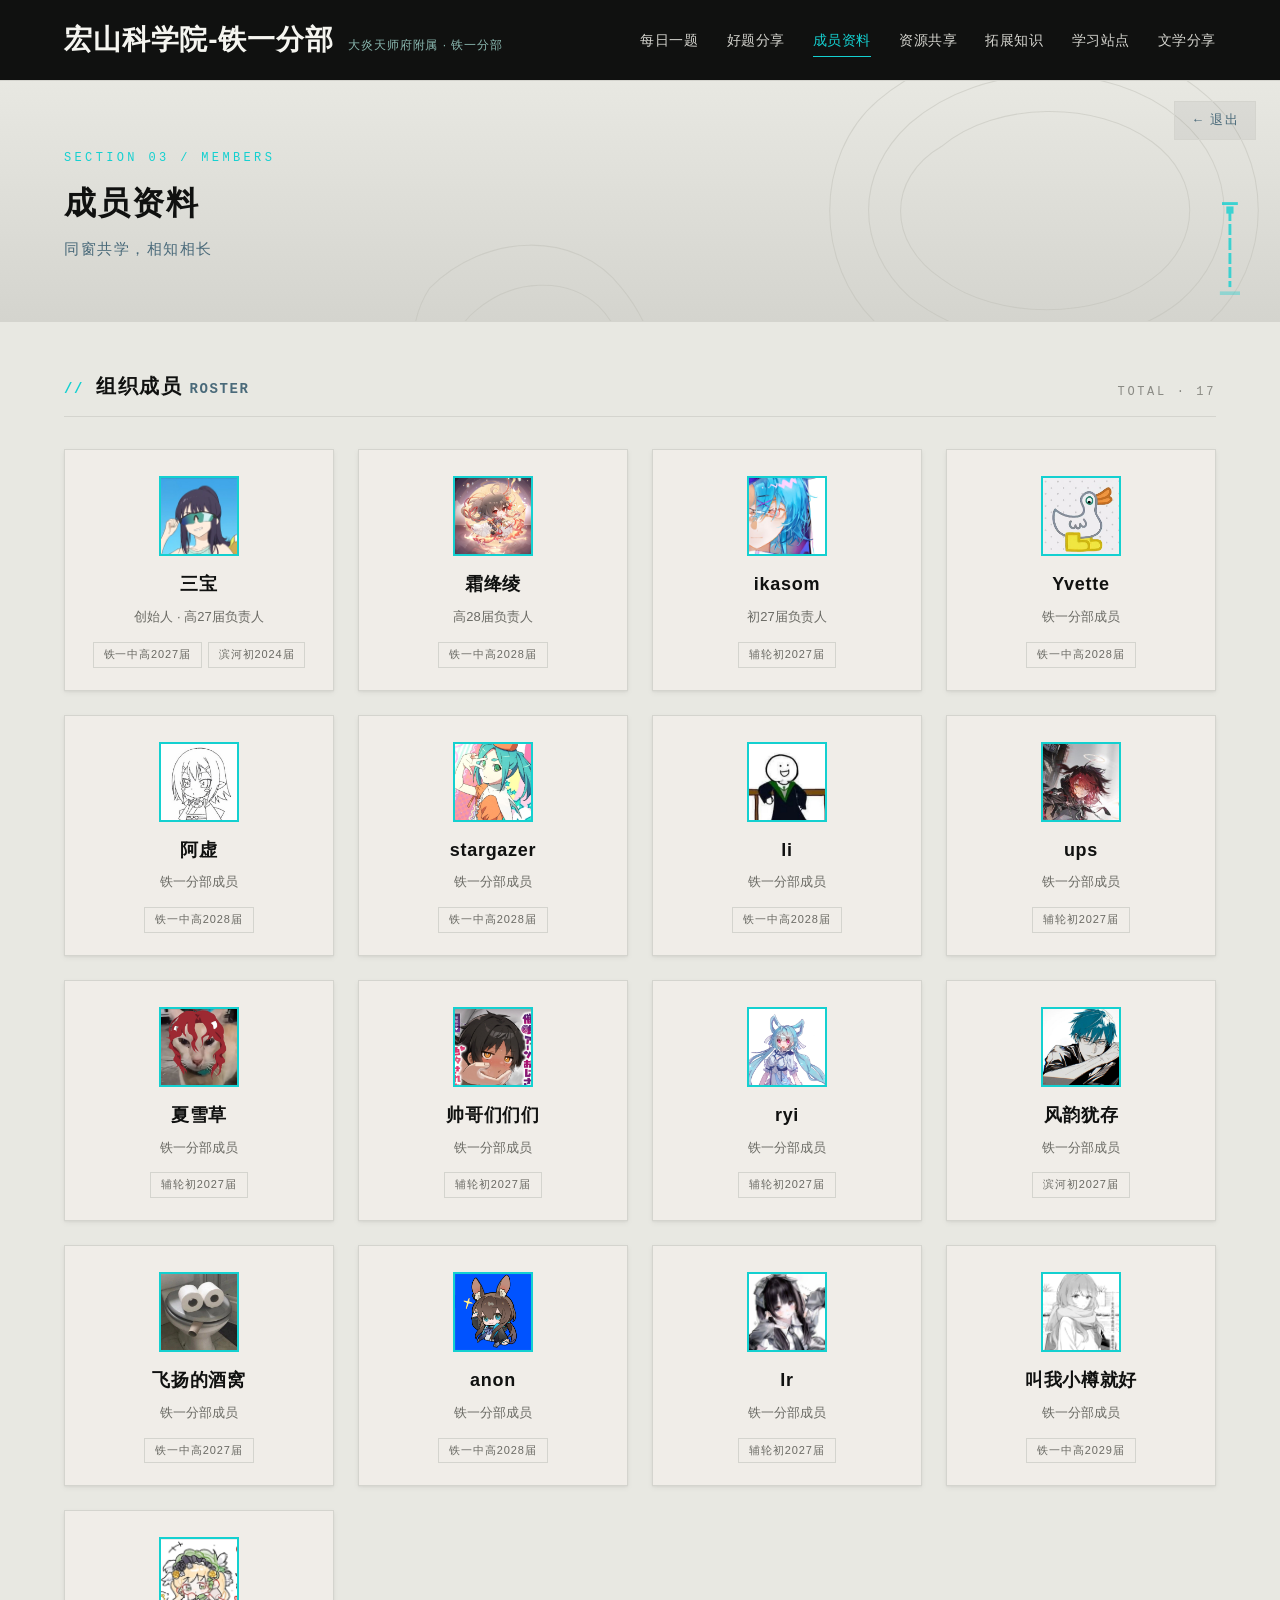
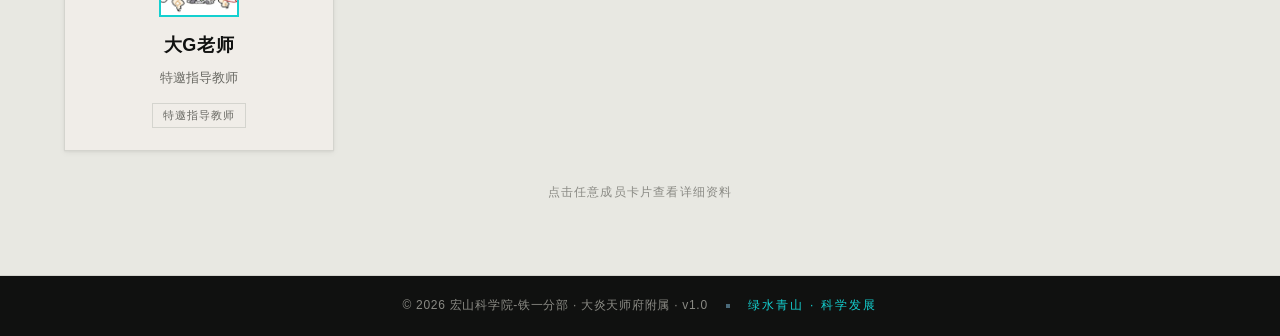
<file: members.html>
<!DOCTYPE html>
<html lang="zh-CN">
<head>
  <meta charset="UTF-8">
  <meta name="viewport" content="width=device-width, initial-scale=1.0">
  <title>成员资料 · 宏山科学院-铁一分部</title>
  <meta name="description" content="同窗共学，相知相长。宏山科学院-铁一分部成员资料板块。">
  <link rel="stylesheet" href="css/style.css">
</head>
<body data-page="members">

  <div id="headerSlot"></div>

  <main id="pageMain">

    <!-- 页首横幅 -->
    <section class="page-hero">
      <div data-contour></div>
      <div class="container">
        <p class="page-tag">SECTION 03 / MEMBERS</p>
        <h1 class="page-title">成员资料</h1>
        <p class="page-sub">同窗共学，相知相长</p>
      </div>
      <div class="tianshi tianshi-sm" aria-hidden="true">
        <div class="tianshi-cap"></div>
        <div class="tianshi-pillar"></div>
        <div class="tianshi-base"></div>
      </div>
    </section>

    <section class="page-body">
      <div class="container">

        <div class="section-head">
          <h2 class="section-title"><span class="idx">//</span>组织成员 <span class="idx" style="color:#4a6a7a">ROSTER</span></h2>
          <p class="section-sub">TOTAL · 17</p>
        </div>

        <!-- 成员网格 -->
        <div class="member-grid">

          <article class="member-card"
                   data-name="三宝"
                   data-avatar="assets/members/三宝.jpg"
                   data-role="创始人 · 高27届负责人"
                   data-bio="西安市铁一中学 高2027届；西安滨河学校 初2024届。宏山科学院铁一分部创始人，兼任高27届负责人。"
                   data-tags="创始人,高2027届,初2024届">
            <div class="m-avatar"><img src="assets/members/三宝.jpg" alt="三宝"></div>
            <h3 class="m-name">三宝</h3>
            <p class="m-role">创始人 · 高27届负责人</p>
            <div class="m-tags"><span class="tag">铁一中高2027届</span><span class="tag">滨河初2024届</span></div>
          </article>

          <article class="member-card"
                   data-name="霜绛绫"
                   data-avatar="assets/members/霜绛绫.jpg"
                   data-role="高28届负责人"
                   data-bio="西安市铁一中学 高2028届。宏山科学院铁一分部高28届负责人。"
                   data-tags="高28届负责人,高2028届">
            <div class="m-avatar"><img src="assets/members/霜绛绫.jpg" alt="霜绛绫"></div>
            <h3 class="m-name">霜绛绫</h3>
            <p class="m-role">高28届负责人</p>
            <div class="m-tags"><span class="tag">铁一中高2028届</span></div>
          </article>

          <article class="member-card"
                   data-name="ikasom"
                   data-avatar="assets/members/ikasom.jpg"
                   data-role="初27届负责人"
                   data-bio="辅轮初2027届。宏山科学院铁一分部初27届负责人。"
                   data-tags="初27届负责人,初2027届">
            <div class="m-avatar"><img src="assets/members/ikasom.jpg" alt="ikasom"></div>
            <h3 class="m-name">ikasom</h3>
            <p class="m-role">初27届负责人</p>
            <div class="m-tags"><span class="tag">辅轮初2027届</span></div>
          </article>

          <article class="member-card"
                   data-name="Yvette"
                   data-avatar="assets/members/Yvette.jpg"
                   data-role="铁一分部成员"
                   data-bio="西安市铁一中学 高2028届。宏山科学院铁一分部成员。"
                   data-tags="成员,高2028届">
            <div class="m-avatar"><img src="assets/members/Yvette.jpg" alt="Yvette"></div>
            <h3 class="m-name">Yvette</h3>
            <p class="m-role">铁一分部成员</p>
            <div class="m-tags"><span class="tag">铁一中高2028届</span></div>
          </article>

          <article class="member-card"
                   data-name="阿虚"
                   data-avatar="assets/members/阿虚.jpg"
                   data-role="铁一分部成员"
                   data-bio="西安市铁一中学 高2028届。宏山科学院铁一分部成员。"
                   data-tags="成员,高2028届">
            <div class="m-avatar"><img src="assets/members/阿虚.jpg" alt="阿虚"></div>
            <h3 class="m-name">阿虚</h3>
            <p class="m-role">铁一分部成员</p>
            <div class="m-tags"><span class="tag">铁一中高2028届</span></div>
          </article>

          <article class="member-card"
                   data-name="stargazer"
                   data-avatar="assets/members/stargazer.jpg"
                   data-role="铁一分部成员"
                   data-bio="西安市铁一中学 高2028届。宏山科学院铁一分部成员。"
                   data-tags="成员,高2028届">
            <div class="m-avatar"><img src="assets/members/stargazer.jpg" alt="stargazer"></div>
            <h3 class="m-name">stargazer</h3>
            <p class="m-role">铁一分部成员</p>
            <div class="m-tags"><span class="tag">铁一中高2028届</span></div>
          </article>

          <article class="member-card"
                   data-name="li"
                   data-avatar="assets/members/li.jpg"
                   data-role="铁一分部成员"
                   data-bio="西安市铁一中学 高2028届。宏山科学院铁一分部成员。"
                   data-tags="成员,高2028届">
            <div class="m-avatar"><img src="assets/members/li.jpg" alt="li"></div>
            <h3 class="m-name">li</h3>
            <p class="m-role">铁一分部成员</p>
            <div class="m-tags"><span class="tag">铁一中高2028届</span></div>
          </article>

          <article class="member-card"
                   data-name="ups"
                   data-avatar="assets/members/ups.jpg"
                   data-role="铁一分部成员"
                   data-bio="辅轮 初2027届。宏山科学院铁一分部成员。"
                   data-tags="成员,初2027届">
            <div class="m-avatar"><img src="assets/members/ups.jpg" alt="ups"></div>
            <h3 class="m-name">ups</h3>
            <p class="m-role">铁一分部成员</p>
            <div class="m-tags"><span class="tag">辅轮初2027届</span></div>
          </article>

          <article class="member-card"
                   data-name="夏雪草"
                   data-avatar="assets/members/夏雪草.jpg"
                   data-role="铁一分部成员"
                   data-bio="辅轮 初2027届。宏山科学院铁一分部成员。"
                   data-tags="成员,初2027届">
            <div class="m-avatar"><img src="assets/members/夏雪草.jpg" alt="夏雪草"></div>
            <h3 class="m-name">夏雪草</h3>
            <p class="m-role">铁一分部成员</p>
            <div class="m-tags"><span class="tag">辅轮初2027届</span></div>
          </article>

          <article class="member-card"
                   data-name="帅哥们们们"
                   data-avatar="assets/members/帅哥们们们.jpg"
                   data-role="铁一分部成员"
                   data-bio="辅轮 初2027届。宏山科学院铁一分部成员。"
                   data-tags="成员,初2027届">
            <div class="m-avatar"><img src="assets/members/帅哥们们们.jpg" alt="帅哥们们们"></div>
            <h3 class="m-name">帅哥们们们</h3>
            <p class="m-role">铁一分部成员</p>
            <div class="m-tags"><span class="tag">辅轮初2027届</span></div>
          </article>

          <article class="member-card"
                   data-name="ryi"
                   data-avatar="assets/members/ryi.jpg"
                   data-role="铁一分部成员"
                   data-bio="辅轮 初2027届。宏山科学院铁一分部成员。"
                   data-tags="成员,初2027届">
            <div class="m-avatar"><img src="assets/members/ryi.jpg" alt="ryi"></div>
            <h3 class="m-name">ryi</h3>
            <p class="m-role">铁一分部成员</p>
            <div class="m-tags"><span class="tag">辅轮初2027届</span></div>
          </article>

          <article class="member-card"
                   data-name="风韵犹存"
                   data-avatar="assets/members/风韵犹存.jpg"
                   data-role="铁一分部成员"
                   data-bio="西安滨河学校 初2027届。宏山科学院铁一分部成员。"
                   data-tags="成员,初2027届">
            <div class="m-avatar"><img src="assets/members/风韵犹存.jpg" alt="风韵犹存"></div>
            <h3 class="m-name">风韵犹存</h3>
            <p class="m-role">铁一分部成员</p>
            <div class="m-tags"><span class="tag">滨河初2027届</span></div>
          </article>

          <article class="member-card"
                   data-name="飞扬的酒窝"
                   data-avatar="assets/members/飞扬的酒窝.jpg"
                   data-role="铁一分部成员"
                   data-bio="西安市铁一中学 高2027届。宏山科学院铁一分部成员。"
                   data-tags="成员,高2027届">
            <div class="m-avatar"><img src="assets/members/飞扬的酒窝.jpg" alt="飞扬的酒窝"></div>
            <h3 class="m-name">飞扬的酒窝</h3>
            <p class="m-role">铁一分部成员</p>
            <div class="m-tags"><span class="tag">铁一中高2027届</span></div>
          </article>

          <article class="member-card"
                   data-name="anon"
                   data-avatar="assets/members/anon.png"
                   data-role="铁一分部成员"
                   data-bio="西安市铁一中学 高2028届。宏山科学院铁一分部成员。"
                   data-tags="成员,高2028届">
            <div class="m-avatar"><img src="assets/members/anon.png" alt="anon"></div>
            <h3 class="m-name">anon</h3>
            <p class="m-role">铁一分部成员</p>
            <div class="m-tags"><span class="tag">铁一中高2028届</span></div>
          </article>

          <article class="member-card"
                   data-name="Ir"
                   data-avatar="assets/members/Ir.jpg"
                   data-role="铁一分部成员"
                   data-bio="辅轮 初2027届。宏山科学院铁一分部成员。"
                   data-tags="成员,初2027届">
            <div class="m-avatar"><img src="assets/members/Ir.jpg" alt="Ir"></div>
            <h3 class="m-name">Ir</h3>
            <p class="m-role">铁一分部成员</p>
            <div class="m-tags"><span class="tag">辅轮初2027届</span></div>
          </article>

          <article class="member-card"
                   data-name="叫我小樽就好"
                   data-avatar="assets/members/叫我小樽就好.jpg"
                   data-role="铁一分部成员"
                   data-bio="西安市铁一中学 高2029届。宏山科学院铁一分部成员。"
                   data-tags="成员,高2029届">
            <div class="m-avatar"><img src="assets/members/叫我小樽就好.jpg" alt="叫我小樽就好"></div>
            <h3 class="m-name">叫我小樽就好</h3>
            <p class="m-role">铁一分部成员</p>
            <div class="m-tags"><span class="tag">铁一中高2029届</span></div>
          </article>

          <article class="member-card"
                   data-name="大G老师"
                   data-avatar="assets/members/大G老师.jpg"
                   data-role="特邀指导教师"
                   data-bio="西安市铁一中学老资历。宏山科学院铁一分部特邀指导教师。"
                   data-tags="特邀指导教师">
            <div class="m-avatar"><img src="assets/members/大G老师.jpg" alt="大G老师"></div>
            <h3 class="m-name">大G老师</h3>
            <p class="m-role">特邀指导教师</p>
            <div class="m-tags"><span class="tag">特邀指导教师</span></div>
          </article>

        </div>

        <p style="text-align:center;margin-top:32px;font-size:12px;color:var(--muted-l);letter-spacing:.1em;">
          点击任意成员卡片查看详细资料
        </p>
      </div>
    </section>

  </main>

  <!-- 成员详情弹窗 -->
  <div class="modal" id="memberModal" role="dialog" aria-modal="true" aria-label="成员详情">
    <div class="modal-panel">
      <button class="modal-close" aria-label="关闭">✕</button>
      <div class="modal-head">
        <div class="m-avatar"></div>
        <div>
          <h3 class="m-name" style="font-size:22px;"></h3>
          <p class="m-role" style="margin-top:4px;"></p>
          <div class="m-tags" style="justify-content:flex-start;"></div>
        </div>
      </div>
      <div class="modal-body">
        <h4>学历与简介</h4>
        <p class="m-bio"></p>
        <h4>所属分组</h4>
        <p class="m-groups">铁一分部 · 学习组织</p>
      </div>
    </div>
  </div>

  <div id="footerSlot"></div>

  <script src="js/main.js"></script>
</body>
</html>
</file>
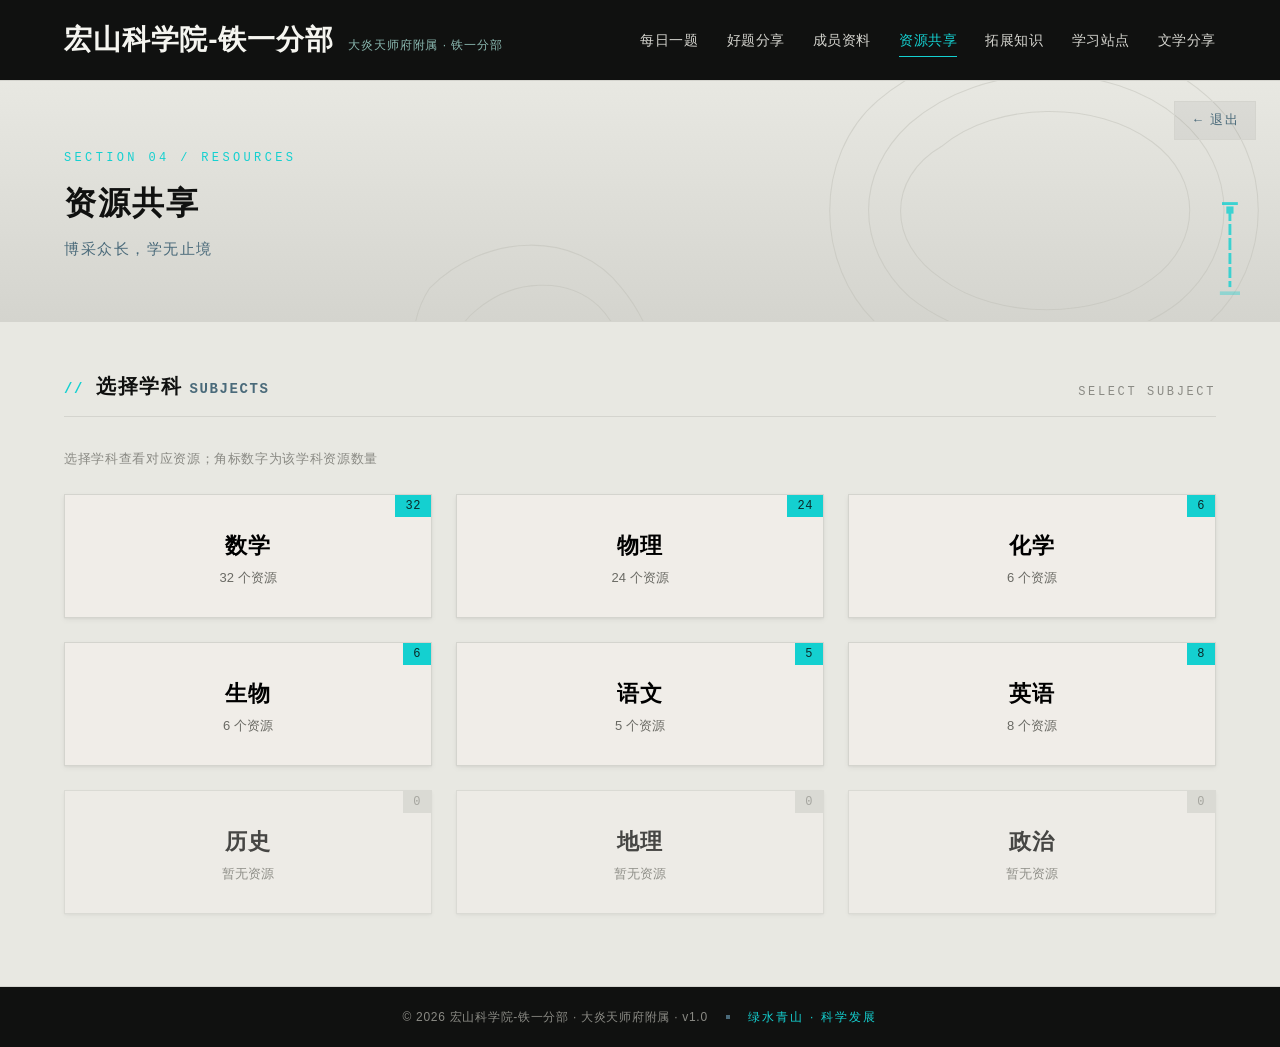
<file: resources.html>
<!DOCTYPE html>
<html lang="zh-CN">
<head>
  <meta charset="UTF-8">
  <meta name="viewport" content="width=device-width, initial-scale=1.0">
  <title>资源共享 · 宏山科学院-铁一分部</title>
  <meta name="description" content="博采众长，学无止境。宏山科学院-铁一分部资源共享板块。">
  <link rel="stylesheet" href="css/style.css">
</head>
<body data-page="resources">

  <div id="headerSlot"></div>

  <main id="pageMain">

    <!-- 页首横幅 -->
    <section class="page-hero">
      <div data-contour></div>
      <div class="container">
        <p class="page-tag">SECTION 04 / RESOURCES</p>
        <h1 class="page-title">资源共享</h1>
        <p class="page-sub">博采众长，学无止境</p>
      </div>
      <div class="tianshi tianshi-sm" aria-hidden="true">
        <div class="tianshi-cap"></div>
        <div class="tianshi-pillar"></div>
        <div class="tianshi-base"></div>
      </div>
    </section>

    <section class="page-body">
      <div class="container">

        <!-- ============ 第 1 步：选择学科 ============ -->
        <div id="subjectView">
          <div class="section-head">
            <h2 class="section-title"><span class="idx">//</span>选择学科 <span class="idx" style="color:#4a6a7a">SUBJECTS</span></h2>
            <p class="section-sub">SELECT SUBJECT</p>
          </div>
          <p style="font-size:13px;color:var(--muted-l);letter-spacing:.05em;margin-bottom:24px;">选择学科查看对应资源；角标数字为该学科资源数量</p>
          <div class="subject-grid" id="subjectGrid"></div>
        </div>

        <!-- ============ 第 2 步：文件列表 ============ -->
        <div id="listView" hidden>
          <div class="list-head">
            <button class="btn btn-ghost btn-sm" id="backToSubjects">← 返回学科选择</button>
            <h2 id="listTitle">数学</h2>
            <span class="list-count" id="listCount">0 个资源</span>
          </div>
          <div class="file-list">
            <div class="file-head">
              <span>文件名</span>
              <span style="text-align:right;">类型 · 大小</span>
            </div>
            <div id="fileListBody"></div>
          </div>
        </div>

      </div>
    </section>

  </main>

  <div id="footerSlot"></div>

  <script src="js/main.js"></script>
</body>
</html>
</file>
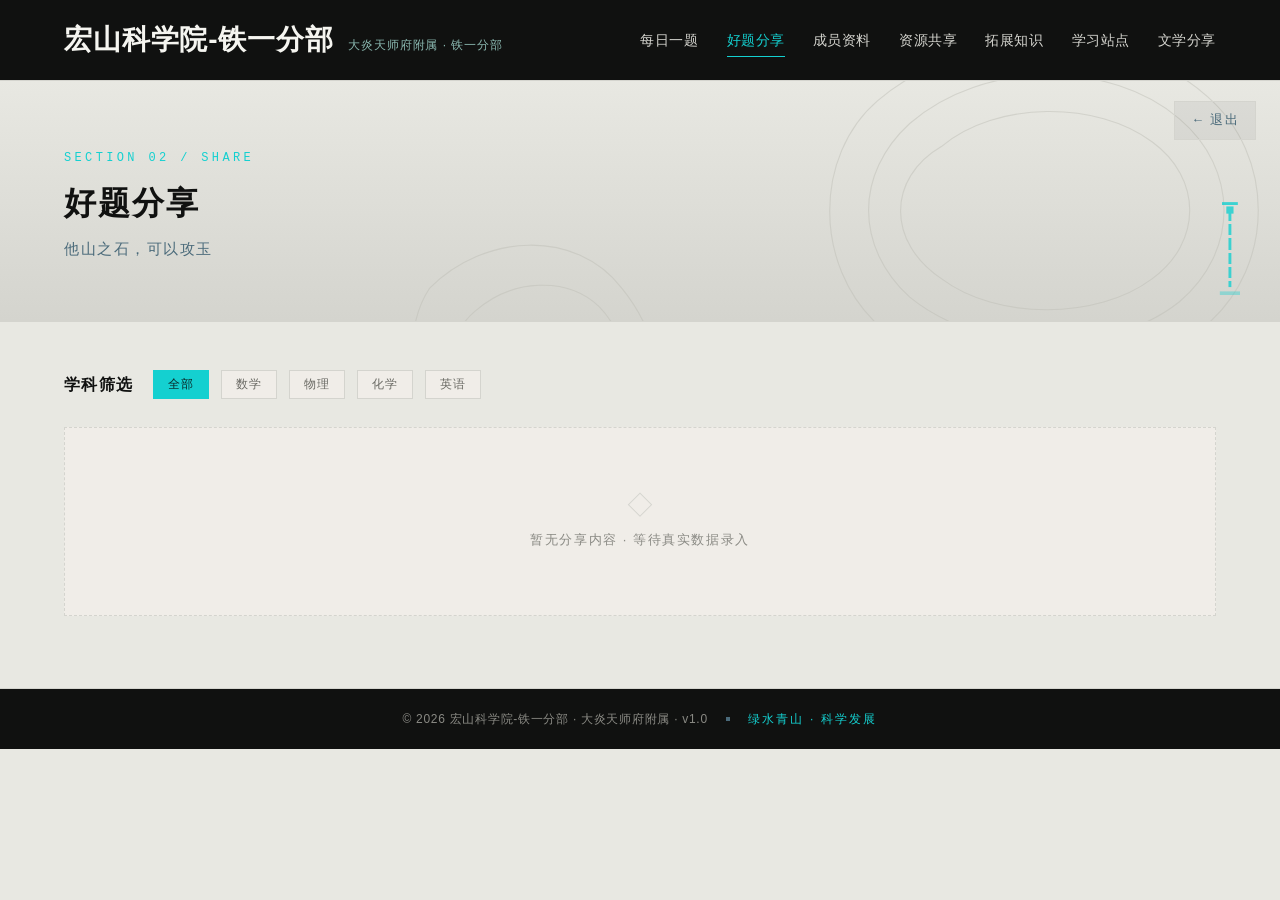
<file: share.html>
<!DOCTYPE html>
<html lang="zh-CN">
<head>
  <meta charset="UTF-8">
  <meta name="viewport" content="width=device-width, initial-scale=1.0">
  <title>好题分享 · 宏山科学院-铁一分部</title>
  <meta name="description" content="他山之石，可以攻玉。宏山科学院-铁一分部好题分享板块。">
  <link rel="stylesheet" href="css/style.css">
</head>
<body data-page="share">

  <div id="headerSlot"></div>

  <main id="pageMain">

    <!-- 页首横幅 -->
    <section class="page-hero">
      <div data-contour></div>
      <div class="container">
        <p class="page-tag">SECTION 02 / SHARE</p>
        <h1 class="page-title">好题分享</h1>
        <p class="page-sub">他山之石，可以攻玉</p>
      </div>
      <div class="tianshi tianshi-sm" aria-hidden="true">
        <div class="tianshi-cap"></div>
        <div class="tianshi-pillar"></div>
        <div class="tianshi-base"></div>
      </div>
    </section>

    <section class="page-body">
      <div class="container">

        <!-- 学科筛选（分类可按真实需求调整） -->
        <div class="filter-bar">
          <span class="section-title" style="font-size:16px;margin-right:8px;">学科筛选</span>
          <button class="tag active" data-cat="all">全部</button>
          <button class="tag" data-cat="math">数学</button>
          <button class="tag" data-cat="physics">物理</button>
          <button class="tag" data-cat="chem">化学</button>
          <button class="tag" data-cat="english">英语</button>
        </div>

        <!-- 分享卡片流（待录入） -->
        <div class="share-grid">
          <div class="empty-state" style="grid-column:1/-1">
            <p class="empty-ico" aria-hidden="true">◇</p>
            <p class="empty-text">暂无分享内容 · 等待真实数据录入</p>
          </div>
        </div>

      </div>
    </section>

  </main>

  <div id="footerSlot"></div>

  <script src="js/main.js"></script>
</body>
</html>
</file>
<file: css/style.css>
/* ============================================================
   宏山科学院-铁一分部 · 主样式表
   设计语言：《明日方舟：终末地》武陵·宏山科学院 —— 现代化国风
   基调：奶油纸底 / 墨黑文字 / 武陵青强调 / 全直角工业风
   ============================================================ */

:root {
  /* —— 主色调 —— */
  --bg:        #e8e8e2;   /* 奶油纸白 */
  --ink:       #101110;   /* 墨黑 */
  --concrete:  #d4d4ce;   /* 混凝土灰 */
  /* —— 强调色 —— */
  --qing:      #14d0d0;   /* 武陵青 */
  --qing-deep: #0fb8b8;   /* 武陵青·加深(hover) */
  --yellow:    #fff500;   /* 谷地黄 */
  --steel:     #4a6a7a;   /* 钢蓝 */
  /* —— 辅助色 —— */
  --water:     #8ab8b0;   /* 水绿 */
  --pear:      #f0ede8;   /* 梨花白 */
  --red:       #c43a2b;   /* 标语红 */
  --muted:     #6a6a64;   /* 次级正文 */
  --muted-l:   #8a8a84;   /* 浅灰标注 */
  --soft:      #f5f5f0;   /* 墨底上的白字 */
  --contour:   #c0c0b8;   /* 等高线浅色 */

  --font: "PingFang SC", "Microsoft YaHei", "微软雅黑", "Noto Sans SC", sans-serif;
  --mono: "SF Mono", "Cascadia Code", Consolas, "Courier New", monospace;

  --shadow-sm: 0 1px 2px rgba(16,17,16,.05), 0 2px 6px rgba(16,17,16,.05);
  --shadow-md: 0 6px 16px rgba(16,17,16,.10);
  --shadow-lg: 0 12px 30px rgba(16,17,16,.16);
}

/* ---------- 基础重置：全直角 · 工业编辑风 ---------- */
*, *::before, *::after { box-sizing: border-box; margin: 0; padding: 0; border-radius: 0 !important; }
html { scroll-behavior: smooth; }
body {
  font-family: var(--font);
  font-size: 15px;
  line-height: 1.6;
  color: var(--ink);
  background: var(--bg);
  -webkit-font-smoothing: antialiased;
  text-rendering: optimizeLegibility;
}
a { color: inherit; text-decoration: none; }
ul, ol { list-style: none; }
img, svg { display: block; max-width: 100%; }
button { font-family: inherit; cursor: pointer; }
[hidden] { display: none !important; }
::selection { background: var(--qing); color: #062b2b; }

.container { max-width: 1200px; margin: 0 auto; padding: 0 24px; }

/* 页面淡入过渡（0.3s） */
.page-fade { animation: pageFade .3s ease both; }
@keyframes pageFade { from { opacity: 0; transform: translateY(6px); } to { opacity: 1; transform: none; } }

/* ============================================================
   顶部导航区（80px · 墨黑）
   ============================================================ */
.site-header {
  position: sticky; top: 0; z-index: 100;
  background: var(--ink);
  border-bottom: 1px solid var(--concrete);
}
.header-inner {
  height: 80px;
  display: flex; align-items: center; justify-content: space-between;
  gap: 24px;
}
.brand { display: flex; align-items: baseline; gap: 14px; white-space: nowrap; }
.brand-mark { font-size: 28px; font-weight: 700; color: var(--soft); letter-spacing: .03em; transition: color .2s ease; }
.brand-mark:hover { color: var(--qing); }
.brand-sub { font-size: 12px; color: var(--water); letter-spacing: .08em; }
.site-nav { display: flex; align-items: center; gap: 28px; }
.nav-link {
  position: relative; font-size: 14px; color: var(--concrete);
  padding: 6px 0; letter-spacing: .04em;
  transition: color .2s ease;
}
.nav-link::after {
  content: ""; position: absolute; left: 50%; bottom: 0;
  width: 0; height: 1px; background: var(--qing);
  transition: width .25s ease, left .25s ease;
}
.nav-link:hover, .nav-link.active { color: var(--qing); }
.nav-link:hover::after, .nav-link.active::after { width: 100%; left: 0; }
.nav-toggle {
  display: none; background: none; border: 1px solid var(--concrete);
  color: var(--soft); font-size: 20px; line-height: 1; padding: 6px 12px;
}

/* ============================================================
   主横幅区（360px · 水墨+科技）
   ============================================================ */
.banner {
  position: relative; height: 360px; overflow: hidden;
  background: linear-gradient(135deg, var(--bg) 0%, var(--concrete) 100%);
  border-bottom: 1px solid var(--concrete);
  display: flex; align-items: center;
}
.banner .container { position: relative; z-index: 2; width: 100%; }
.banner-overline {
  font-family: var(--mono); font-size: 12px; letter-spacing: .38em;
  color: var(--steel); margin-bottom: 16px;
}
.banner-overline::before { content: "// "; color: var(--qing); }
.banner-title { font-size: 48px; font-weight: 700; color: var(--ink); letter-spacing: .02em; }
.banner-sub { font-size: 18px; font-weight: 400; color: var(--steel); margin-top: 12px; letter-spacing: .14em; }

/* 首页横幅 · 扩展模块入口（数学集成战略） */
.banner-entry {
  position: absolute; left: 24px; bottom: 26px; z-index: 3;
  display: inline-flex; align-items: center; gap: 8px;
  padding: 6px 10px;
  font-family: var(--mono); font-size: 12px; letter-spacing: .04em;
  color: var(--muted); background: rgba(232, 232, 226, .74);
  border: 1px solid var(--concrete);
  transition: color .2s ease, border-color .2s ease, background .2s ease;
}
.banner-entry:hover { color: var(--ink); border-color: var(--qing); background: var(--bg); }
.banner-entry .entry-tag {
  font-size: 10px; line-height: 1; letter-spacing: .1em;
  padding: 3px 5px; color: var(--ink); background: var(--qing);
}
.banner-entry .entry-dim { color: var(--muted-l); font-size: 11px; }
.banner-entry .entry-arrow {
  color: var(--qing); font-size: 13px; line-height: 1;
  transition: transform .2s ease;
}
.banner-entry:hover .entry-arrow { transform: translateX(3px); }
.banner-entry:focus-visible { outline: 2px solid var(--qing); outline-offset: 2px; }
@media (min-width: 1200px) {
  .banner-entry { left: calc((100% - 1200px) / 2 + 24px); }
}
@media (max-width: 767px) {
  .banner-entry { bottom: 22px; padding: 5px 8px; font-size: 11px; }
  .banner-entry .entry-dim { display: none; }
}

/* 首页横幅入口堆叠：文学分享置于数学集成战略正上方 */
.banner-entry.entry-lit { bottom: 66px; }
@media (max-width: 767px) {
  .banner-entry.entry-lit { bottom: 58px; }
}

/* 文学分享页 · 折叠阅读 */
.lit-wrap { max-width: 860px; }
.lit-item { border-bottom: 1px solid var(--concrete); }
.lit-item summary {
  display: flex; gap: 18px; align-items: flex-start; padding: 22px 0; cursor: pointer; list-style: none;
}
.lit-item summary::-webkit-details-marker { display: none; }
.lit-item summary:focus-visible { outline: 2px solid var(--qing); outline-offset: 2px; }
.lit-no { font-family: var(--mono); font-size: 13px; color: var(--steel); padding-top: 4px; flex: none; }
.lit-head { display: flex; flex-direction: column; gap: 8px; flex: 1; min-width: 0; }
.lit-title { font-size: 18px; font-weight: 600; letter-spacing: .03em; transition: color .2s ease; }
.lit-item summary:hover .lit-title, .lit-item[open] .lit-title { color: var(--qing-deep); }
.lit-sum { font-size: 14px; color: var(--muted); line-height: 1.8; }
.lit-item[open] .lit-sum { display: none; }
.lit-meta { display: flex; flex-wrap: wrap; gap: 18px; font-size: 12px; color: var(--muted-l); font-family: var(--mono); }
.lit-body { padding: 4px 0 30px 31px; }
.lit-body p { font-size: 15.5px; line-height: 2; color: var(--ink); text-indent: 2em; margin-bottom: .6em; }
.lit-poem .lit-body p { text-indent: 0; line-height: 2.1; margin-bottom: 0; color: var(--muted); }
@media (max-width: 767px) { .lit-body { padding-left: 0; } .lit-item summary { gap: 12px; } }
/* 等高线装饰（SVG 注入） */
.contour { position: absolute; inset: 0; width: 100%; height: 100%; opacity: .5; z-index: 1; pointer-events: none; }

/* 水纹装饰（SVG 注入） */
.waterline {
  position: absolute; left: 0; right: 0; bottom: -1px; width: 100%; height: 18px;
  z-index: 2; pointer-events: none;
}

/* 天师桩 —— 竖直装饰条 */
.tianshi {
  position: absolute; right: 40px; bottom: 26px; z-index: 2;
  display: flex; flex-direction: column; align-items: center; gap: 6px;
}
.tianshi-cap { width: 22px; height: 4px; background: var(--qing); }
.tianshi-pillar {
  width: 4px; height: 108px; position: relative;
  background: repeating-linear-gradient(to bottom, var(--qing) 0 16px, transparent 16px 20px);
}
.tianshi-pillar::after {
  content: ""; position: absolute; top: -4px; left: -3px;
  width: 10px; height: 10px; background: var(--qing);
}
.tianshi-base { width: 28px; height: 5px; background: var(--qing); opacity: .45; }
.tianshi-sm { transform: scale(.72); transform-origin: bottom right; opacity: .8; }

/* ============================================================
   工业控制面板 · 统计条
   ============================================================ */
.stats {
  display: grid; grid-template-columns: repeat(4, 1fr);
  gap: 1px; background: var(--concrete);
  border: 1px solid var(--concrete); margin: 0 0 40px;
}
.stat {
  background: var(--pear); padding: 18px 22px;
  display: flex; flex-direction: column; gap: 4px;
  position: relative; transition: background .2s ease;
}
.stat::before {  /* 面板角标 */
  content: ""; position: absolute; right: 8px; top: 8px;
  width: 14px; height: 14px;
  border-right: 1px solid var(--concrete); border-top: 1px solid var(--concrete);
}
.stat:hover { background: var(--bg); }
.stat-label { font-size: 12px; color: var(--muted-l); letter-spacing: .12em; }
.stat-value { font-family: var(--mono); font-size: 27px; font-weight: 600; color: var(--ink); line-height: 1.2; }
.stat-value b { color: var(--qing); font-weight: 600; }
.stat-note { font-family: var(--mono); font-size: 11px; color: var(--steel); letter-spacing: .18em; }

/* ============================================================
   板块索引区（六宫格）
   ============================================================ */
.board-section { padding: 60px 0 80px; }
.section-head {
  display: flex; align-items: flex-end; justify-content: space-between;
  border-bottom: 1px solid var(--concrete);
  padding-bottom: 14px; margin-bottom: 32px;
}
.section-title { font-size: 20px; font-weight: 600; letter-spacing: .08em; }
.section-title .idx { font-family: var(--mono); color: var(--qing); margin-right: 12px; font-size: 14px; }
.section-sub { font-family: var(--mono); font-size: 12px; color: var(--muted-l); letter-spacing: .22em; }

.board-grid { display: grid; grid-template-columns: repeat(3, 1fr); gap: 24px; }
.board-card {
  position: relative; display: flex; flex-direction: column; align-items: center;
  text-align: center; gap: 10px;
  background: var(--pear); border: 1px solid var(--concrete);
  padding: 44px 28px 30px;
  box-shadow: var(--shadow-sm);
  transition: transform .25s ease, box-shadow .25s ease, background .25s ease, border-color .25s ease;
}
.board-card:hover {
  transform: translateY(-4px);            /* 上浮 4px */
  background: var(--bg);
  border-color: var(--qing);
  box-shadow: var(--shadow-lg);
}
.card-no {
  position: absolute; top: 0; left: 0;
  background: var(--bg); color: var(--qing);
  font-family: var(--mono); font-size: 12px; letter-spacing: .08em;
  padding: 4px 10px;
}
.card-notch {
  position: absolute; right: 0; top: 0; width: 22px; height: 22px;
  border-right: 2px solid var(--concrete); border-top: 2px solid var(--concrete);
  opacity: .55; transition: border-color .25s ease, opacity .25s ease;
}
.board-card:hover .card-notch { border-color: var(--qing); opacity: .9; }
.card-icon { width: 48px; height: 48px; color: var(--qing); margin-top: 4px; }
.card-title { font-size: 22px; font-weight: 600; letter-spacing: .05em; color: var(--ink); }
.card-desc { font-size: 13px; color: var(--muted); }
.card-arrow {
  position: absolute; right: 14px; bottom: 10px;
  color: var(--qing); font-size: 19px; line-height: 1;
  transition: transform .25s ease;
}
.board-card:hover .card-arrow { transform: translateX(4px); }

/* ============================================================
   按钮
   ============================================================ */
.btn {
  display: inline-flex; align-items: center; justify-content: center; gap: 8px;
  font-size: 14px; font-weight: 500; letter-spacing: .08em;
  padding: 11px 24px; border: 1px solid transparent;
  background: none; color: var(--ink);
  transition: background .2s ease, color .2s ease, border-color .2s ease, filter .2s ease;
  user-select: none;
}
.btn-primary { background: var(--qing); border-color: var(--qing); color: #ffffff; }
.btn-primary:hover { background: var(--qing-deep); border-color: var(--qing-deep); }
.btn-ghost { border-color: var(--qing); color: var(--qing); }
.btn-ghost:hover { background: var(--qing); color: #0b2a2a; }
.btn-steel { background: var(--steel); border-color: var(--steel); color: #eef4f6; }
.btn-steel:hover { filter: brightness(.9); }
.btn-sm { padding: 8px 16px; font-size: 13px; }

/* ============================================================
   详情页 · 页首横幅
   ============================================================ */
.page-hero {
  position: relative; overflow: hidden;
  background: linear-gradient(180deg, var(--bg) 0%, var(--concrete) 100%);
  border-bottom: 1px solid var(--concrete);
  padding: 68px 0 60px;
}
.page-hero .container { position: relative; z-index: 2; }
.btn-exit {
  position: absolute; top: 20px; right: 24px; z-index: 3;
  background: rgba(16,17,16,.05); border: 1px solid var(--concrete);
  color: var(--steel); font-size: 13px; letter-spacing: .1em;
  padding: 8px 16px; display: inline-flex; align-items: center; gap: 6px;
  transition: background .2s ease, color .2s ease, border-color .2s ease;
}
.btn-exit:hover { background: var(--ink); color: var(--soft); border-color: var(--ink); }
.page-tag { font-family: var(--mono); font-size: 12px; letter-spacing: .28em; color: var(--qing); }
.page-title { font-size: 32px; font-weight: 700; letter-spacing: .06em; margin-top: 10px; }
.page-sub { font-size: 15px; color: var(--steel); margin-top: 8px; letter-spacing: .1em; }

.page-body { padding: 48px 24px 72px; }

/* ============================================================
   每日一题 · 左右两栏（65 / 35）
   ============================================================ */
.split { display: grid; grid-template-columns: 65% 35%; gap: 32px; align-items: start; }
.question { border: 1px solid var(--concrete); background: var(--pear); box-shadow: var(--shadow-sm); }
.q-head {
  display: flex; align-items: center; justify-content: space-between; gap: 16px;
  padding: 18px 24px; border-bottom: 1px solid var(--concrete);
}
.q-title { font-size: 22px; font-weight: 600; letter-spacing: .03em; }
.q-date { font-family: var(--mono); font-size: 12px; color: var(--muted-l); white-space: nowrap; }
.q-body { padding: 24px; font-size: 16px; line-height: 1.8; color: var(--ink); }
.q-body p + p { margin-top: 10px; }
.q-actions { display: flex; gap: 14px; padding: 0 24px 24px; }
.q-answer {
  margin: 0 24px 24px; padding: 18px 22px;
  background: var(--bg); border: 1px solid var(--concrete);
  border-left: 3px solid var(--qing);
}
.q-answer-label {
  font-size: 12px; font-weight: 600; letter-spacing: .18em;
  color: var(--qing); margin-bottom: 8px;
}
.q-img {
  max-width: 100%; height: auto;
  border: 1px solid var(--concrete); background: #fff;
  margin-top: 12px;
}
.q-missing { color: var(--muted-l); font-size: 13px; letter-spacing: .06em; }
.q-pdf {
  display: inline-flex; align-items: center; gap: 8px;
  color: var(--qing); border: 1px solid var(--qing);
  padding: 8px 16px; font-size: 13px; margin-top: 12px;
  transition: background .2s ease, color .2s ease;
}
.q-pdf:hover { background: var(--qing); color: #0b2a2a; }

.side-card { border: 1px solid var(--concrete); background: var(--pear); box-shadow: var(--shadow-sm); margin-bottom: 24px; }
.side-title {
  font-size: 16px; font-weight: 600; letter-spacing: .05em;
  padding: 14px 18px; border-bottom: 1px solid var(--concrete);
}
.side-title::before { content: "▮"; color: var(--qing); margin-right: 8px; font-size: 13px; }
.side-list { padding: 6px 0; }
.side-list li { border-bottom: 1px solid rgba(212,212,206,.6); }
.side-list li:last-child { border-bottom: none; }
.side-list a {
  display: flex; align-items: baseline; gap: 12px;
  padding: 11px 18px; font-size: 14px; color: var(--muted);
  transition: color .2s ease, background .2s ease;
}
.side-list a:hover { color: var(--qing); background: var(--bg); }
.s-list-date { font-family: var(--mono); font-size: 12px; color: var(--muted-l); flex: none; }

.progress { padding: 18px; }
.progress-track {
  height: 8px; background: var(--concrete); border: 1px solid rgba(212,212,206,.9);
  overflow: hidden;
}
.progress-bar { height: 100%; background: repeating-linear-gradient(90deg, var(--qing) 0 6px, var(--qing-deep) 6px 12px); }
.progress-meta { margin-top: 10px; font-size: 12px; color: var(--muted-l); letter-spacing: .05em; }

/* ============================================================
   好题分享 · 三列卡片流
   ============================================================ */
.filter-bar { display: flex; align-items: center; gap: 12px; margin-bottom: 28px; flex-wrap: wrap; }
.tag {
  display: inline-block; padding: 5px 14px;
  background: var(--pear); border: 1px solid var(--concrete);
  color: var(--muted); font-size: 12px; letter-spacing: .08em;
  transition: background .2s ease, color .2s ease, border-color .2s ease;
}
.tag:hover { color: var(--ink); border-color: var(--muted-l); }
.tag.active { background: var(--qing); border-color: var(--qing); color: #0b2a2a; }

.share-grid { display: grid; grid-template-columns: repeat(3, 1fr); gap: 24px; }
.share-card {
  position: relative; background: var(--pear); border: 1px solid var(--concrete);
  padding: 20px; display: flex; flex-direction: column; gap: 14px;
  box-shadow: var(--shadow-sm);
  transition: transform .25s ease, box-shadow .25s ease, border-color .25s ease;
}
.share-card:hover { transform: translateY(-4px); box-shadow: var(--shadow-md); border-color: var(--qing); }
.essence-badge {
  position: absolute; top: 14px; right: 14px;
  background: var(--yellow); color: var(--ink);
  font-size: 11px; font-weight: 600; letter-spacing: .14em; padding: 3px 9px;
}
.s-top { display: flex; align-items: center; gap: 12px; }
.s-avatar {
  width: 40px; height: 40px; flex: none;
  background: var(--steel); color: #eef4f6;
  display: flex; align-items: center; justify-content: center;
  font-size: 15px; font-weight: 600;
}
.s-name { font-size: 13px; font-weight: 600; letter-spacing: .04em; }
.s-time { font-size: 12px; color: var(--muted-l); }
.s-desc { font-size: 15px; line-height: 1.7; color: var(--ink); }
.s-tags { display: flex; flex-wrap: wrap; gap: 8px; margin-top: auto; }

/* ============================================================
   成员资料 · 四列网格 + 弹窗
   ============================================================ */
.member-grid { display: grid; grid-template-columns: repeat(4, 1fr); gap: 24px; }
.member-card {
  position: relative; background: var(--pear); border: 1px solid var(--concrete);
  padding: 26px 20px 22px; text-align: center;
  display: flex; flex-direction: column; align-items: center; gap: 8px;
  cursor: pointer; box-shadow: var(--shadow-sm);
  transition: transform .25s ease, box-shadow .25s ease, border-color .25s ease;
}
.member-card:hover { transform: translateY(-4px); box-shadow: var(--shadow-md); border-color: var(--qing); }
.m-avatar {
  width: 80px; height: 80px; border: 2px solid var(--qing);
  background: var(--bg); color: var(--steel);
  display: flex; align-items: center; justify-content: center;
  font-size: 28px; font-weight: 600; margin-bottom: 6px;
  overflow: hidden;
}
.m-avatar img { width: 100%; height: 100%; object-fit: cover; display: block; }
.m-name { font-size: 18px; font-weight: 600; letter-spacing: .04em; }
.m-role { font-size: 13px; color: var(--muted); }
.m-tags { display: flex; flex-wrap: wrap; gap: 6px; justify-content: center; margin-top: 6px; }
.m-tags .tag { font-size: 11px; padding: 3px 10px; }

.modal {
  position: fixed; inset: 0; z-index: 300;
  display: none; align-items: center; justify-content: center;
  background: rgba(16,17,16,.55);
  padding: 20px;
}
.modal.open { display: flex; }
.modal-panel {
  position: relative; width: min(540px, 94vw);
  background: var(--bg); border: 1px solid var(--concrete);
  box-shadow: var(--shadow-lg); animation: pageFade .25s ease both;
}
.modal-close {
  position: absolute; top: 0; right: 0; width: 40px; height: 40px;
  background: none; border: none; border-left: 1px solid var(--concrete); border-bottom: 1px solid var(--concrete);
  color: var(--muted); font-size: 18px;
  transition: background .2s ease, color .2s ease;
}
.modal-close:hover { background: var(--red); color: #fff; }
.modal-head {
  display: flex; align-items: center; gap: 18px;
  padding: 28px 28px 22px; border-bottom: 1px solid var(--concrete);
}
.modal-head .m-avatar { margin-bottom: 0; }
.modal-role-tags { display: flex; gap: 8px; margin-top: 6px; flex-wrap: wrap; }
.modal-body { padding: 22px 28px 30px; }
.modal-body h4 { font-size: 14px; font-weight: 600; letter-spacing: .1em; color: var(--steel); margin: 18px 0 8px; }
.modal-body h4:first-child { margin-top: 0; }
.modal-body p { font-size: 14px; line-height: 1.8; color: var(--muted); }

/* ============================================================
   资源共享 · 标签栏 + 文件列表
   ============================================================ */
.toolbar { display: flex; align-items: center; justify-content: space-between; gap: 16px; margin-bottom: 28px; flex-wrap: wrap; }
.tabs { display: flex; border: 1px solid var(--concrete); background: var(--pear); width: max-content; }
.tab {
  padding: 10px 22px; font-size: 14px; color: var(--muted);
  border-right: 1px solid var(--concrete); background: none;
  transition: background .2s ease, color .2s ease;
}
.tab:last-child { border-right: none; }
.tab:hover { color: var(--ink); }
.tab.active { background: var(--qing); color: #0b2a2a; }

.file-list { border: 1px solid var(--concrete); background: var(--pear); box-shadow: var(--shadow-sm); }
.file-head {
  display: grid; grid-template-columns: 1fr 150px;
  gap: 16px; padding: 12px 20px;
  background: var(--ink); color: var(--concrete);
  font-size: 12px; letter-spacing: .12em;
}
.file-row {
  display: grid; grid-template-columns: 1fr 150px;
  gap: 16px; padding: 14px 20px; align-items: center;
  border-bottom: 1px solid var(--concrete);
  transition: background .2s ease;
}
.file-row:last-child { border-bottom: none; }
.file-row:hover { background: var(--bg); }
.file-name { font-weight: 500; font-size: 14px; display: flex; align-items: center; gap: 10px; }
.file-name:hover { color: var(--qing); }
.file-ico { color: var(--steel); font-size: 16px; flex: none; }
.file-meta { font-size: 13px; color: var(--muted-l); }
.dl-count { font-family: var(--mono); font-size: 13px; color: var(--steel); text-align: right; }
.file-empty { padding: 48px 20px; text-align: center; color: var(--muted-l); font-size: 14px; letter-spacing: .08em; }

/* 空状态占位（数据待录入） */
.empty-state {
  border: 1px dashed var(--concrete);
  background: var(--pear);
  padding: 64px 24px; text-align: center;
}
.empty-ico { font-size: 26px; color: var(--concrete); line-height: 1; }
.empty-text { margin-top: 12px; font-size: 13px; color: var(--muted-l); letter-spacing: .12em; }

/* ============================================================
   资源共享 · 学科选择卡片
   ============================================================ */
.subject-grid { display: grid; grid-template-columns: repeat(3, 1fr); gap: 24px; }
.subject-card {
  position: relative; background: var(--pear); border: 1px solid var(--concrete);
  padding: 36px 24px 30px; text-align: center; cursor: pointer;
  display: flex; flex-direction: column; align-items: center; gap: 8px;
  box-shadow: var(--shadow-sm);
  transition: transform .25s ease, box-shadow .25s ease, border-color .25s ease, background .25s ease;
}
.subject-card:hover { transform: translateY(-4px); border-color: var(--qing); box-shadow: var(--shadow-lg); }
.sc-count {
  position: absolute; top: 0; right: 0; padding: 4px 10px;
  background: var(--qing); color: #0b2a2a;
  font-family: var(--mono); font-size: 12px; letter-spacing: .05em;
}
.sc-name { font-size: 22px; font-weight: 600; letter-spacing: .06em; }
.sc-sub { font-size: 13px; color: var(--muted); }
.subject-card.empty { opacity: .7; cursor: default; }
.subject-card.empty:hover { transform: none; border-color: var(--concrete); box-shadow: var(--shadow-sm); }
.subject-card.empty .sc-count { background: var(--concrete); color: var(--muted-l); }

/* 资源共享 · 列表视图头 */
.list-head {
  display: flex; align-items: center; gap: 20px; flex-wrap: wrap;
  border-bottom: 1px solid var(--concrete); padding-bottom: 14px; margin-bottom: 28px;
}
.list-head h2 { font-size: 26px; font-weight: 700; letter-spacing: .06em; }
.list-count { font-family: var(--mono); font-size: 13px; color: var(--muted-l); letter-spacing: .08em; }

/* ============================================================
   拓展知识 · 左(70%) + 右(30%)
   ============================================================ */
.split-k { display: grid; grid-template-columns: 70% 30%; gap: 36px; align-items: start; }
.article-card {
  padding: 24px 0; border-bottom: 1px solid var(--concrete);
  transition: background .2s ease;
}
.article-card:first-child { padding-top: 0; }
.a-title { font-size: 18px; font-weight: 600; letter-spacing: .03em; transition: color .2s ease; }
.a-title:hover { color: var(--qing); }
.a-summary { font-size: 14px; color: var(--muted); margin-top: 8px; line-height: 1.8; }
.a-meta { display: flex; gap: 18px; margin-top: 12px; font-size: 12px; color: var(--muted-l); font-family: var(--mono); }
.a-cat { color: var(--steel); }

.widget { border: 1px solid var(--concrete); background: var(--pear); box-shadow: var(--shadow-sm); margin-bottom: 24px; }
.widget-title {
  font-size: 16px; font-weight: 600; letter-spacing: .05em;
  padding: 14px 18px; border-bottom: 1px solid var(--concrete);
}
.widget-title::before { content: "▮"; color: var(--qing); margin-right: 8px; font-size: 13px; }
.widget-body { padding: 16px 18px; }
.tag-cloud { display: flex; flex-wrap: wrap; gap: 8px; }
.tag-cloud .tag:hover { background: var(--qing); border-color: var(--qing); color: #0b2a2a; }
.hot-list { counter-reset: hot; }
.hot-list li { display: flex; align-items: baseline; gap: 12px; padding: 9px 0; border-bottom: 1px solid rgba(212,212,206,.6); }
.hot-list li:last-child { border-bottom: none; }
.hot-rank {
  counter-increment: hot; font-family: var(--mono); font-size: 13px; font-weight: 600; color: var(--concrete);
  background: var(--steel); padding: 1px 7px; flex: none;
}
.hot-list li:nth-child(1) .hot-rank,
.hot-list li:nth-child(2) .hot-rank,
.hot-list li:nth-child(3) .hot-rank { background: var(--qing); color: #0b2a2a; }
.hot-list a { font-size: 14px; color: var(--muted); flex: 1; }
.hot-list a:hover { color: var(--qing); }
.hot-view { font-family: var(--mono); font-size: 11px; color: var(--muted-l); flex: none; }

/* ============================================================
   学习方法 · 三列卡片流
   ============================================================ */
.method-toolbar { display: flex; align-items: center; gap: 16px; margin-bottom: 28px; flex-wrap: wrap; }
.search-box {
  display: flex; align-items: center; flex: 1; min-width: 240px;
  border: 1px solid var(--concrete); background: var(--pear);
}
.search-box .search-ico { color: var(--muted-l); padding: 0 0 0 14px; font-size: 16px; }
.search-box input {
  flex: 1; border: none; background: none; outline: none;
  font-family: inherit; font-size: 14px; color: var(--ink);
  padding: 11px 12px;
}
.search-box input::placeholder { color: var(--muted-l); }
.search-box .search-key { font-family: var(--mono); font-size: 11px; color: var(--muted-l); padding-right: 12px; letter-spacing: .12em; }

.method-grid { display: grid; grid-template-columns: repeat(3, 1fr); gap: 24px; }
.method-card {
  background: var(--pear); border: 1px solid var(--concrete);
  box-shadow: var(--shadow-sm); overflow: hidden;
  display: flex; flex-direction: column;
  transition: transform .25s ease, box-shadow .25s ease, border-color .25s ease;
}
.method-card:hover { transform: translateY(-4px); box-shadow: var(--shadow-md); border-color: var(--qing); }
.m-img {
  position: relative; height: 120px;
  background: repeating-linear-gradient(45deg, var(--bg) 0 10px, var(--concrete) 10px 11px);
  border-bottom: 1px solid var(--concrete);
  display: flex; align-items: center; justify-content: center; color: var(--steel);
}
.m-img svg { width: 40px; height: 40px; opacity: .8; }
.m-img-tag {
  position: absolute; top: 10px; left: 10px;
  font-family: var(--mono); font-size: 11px; letter-spacing: .16em;
  color: var(--concrete); background: rgba(16,17,16,.72); padding: 3px 8px;
}
.method-body { padding: 18px 20px 20px; display: flex; flex-direction: column; gap: 8px; flex: 1; }
.method-title { font-size: 18px; font-weight: 600; letter-spacing: .03em; }
.method-desc { font-size: 14px; color: var(--muted); line-height: 1.8; }
.method-tags { display: flex; gap: 8px; margin-top: auto; padding-top: 10px; flex-wrap: wrap; }

/* ============================================================
   底部信息区（60px · 墨黑）
   ============================================================ */
.site-footer { background: var(--ink); border-top: 1px solid var(--concrete); }
.footer-inner {
  min-height: 60px; padding: 14px 24px;
  display: flex; align-items: center; justify-content: center; gap: 18px; flex-wrap: wrap;
  text-align: center;
}
.footer-inner p { font-size: 12px; color: var(--muted-l); letter-spacing: .06em; }
.footer-inner .footer-slogan { color: var(--qing); letter-spacing: .18em; }
.footer-dot { width: 4px; height: 4px; background: var(--steel); }

/* ============================================================
   响应式适配
   ============================================================ */
/* 992 - 1199px：3列，间距收窄 */
@media (max-width: 1199px) {
  .board-grid, .share-grid, .method-grid { gap: 16px; }
  .member-grid { gap: 16px; }
}

/* 768 - 991px：2列，导航折叠为汉堡菜单 */
@media (max-width: 991px) {
  .nav-toggle { display: block; }
  .site-nav {
    position: fixed; top: 80px; left: 0; right: 0; z-index: 99;
    background: var(--ink); border-bottom: 1px solid var(--concrete);
    flex-direction: column; align-items: stretch; gap: 0;
    padding: 8px 24px 16px;
    transform: translateY(-120%); opacity: 0;
    transition: transform .25s ease, opacity .25s ease;
  }
  .site-nav.open { transform: translateY(0); opacity: 1; }
  .nav-link { padding: 14px 4px; border-bottom: 1px solid rgba(212,212,206,.14); font-size: 15px; }
  .nav-link:last-child { border-bottom: none; }

  .board-grid, .share-grid, .method-grid, .subject-grid { grid-template-columns: repeat(2, 1fr); }
  .member-grid { grid-template-columns: repeat(2, 1fr); }
  .split, .split-k { grid-template-columns: 1fr; }
  .stats { grid-template-columns: repeat(2, 1fr); }
  .banner-title { font-size: 38px; }
  .file-head, .file-row { grid-template-columns: 1fr 110px; }
}

/* < 768px：1列，卡片堆叠，字体缩小 */
@media (max-width: 767px) {
  body { font-size: 14px; }
  .header-inner { height: 64px; }
  .site-nav { top: 64px; }
  .brand-mark { font-size: 22px; }
  .brand-sub { display: none; }
  .banner { height: 320px; }
  .banner-title { font-size: 29px; }
  .banner-sub { font-size: 15px; letter-spacing: .08em; }
  .board-section { padding: 44px 0 56px; }
  .board-grid, .share-grid, .method-grid, .member-grid { grid-template-columns: 1fr; }
  .subject-grid { grid-template-columns: repeat(2, 1fr); gap: 14px; }
  .stats { grid-template-columns: repeat(2, 1fr); }
  .stat-value { font-size: 22px; }
  .tianshi { right: 18px; bottom: 14px; transform: scale(.6); transform-origin: bottom right; }
  .page-hero { padding: 48px 0 42px; }
  .page-title { font-size: 26px; }
  .btn-exit { top: 14px; right: 14px; padding: 6px 12px; font-size: 12px; }
  .q-head { flex-direction: column; align-items: flex-start; gap: 6px; }
  .q-body { padding: 18px; font-size: 15px; }
  .q-actions { flex-wrap: wrap; }
  .file-head, .file-row { grid-template-columns: 1fr 80px; }
  .file-name { font-size: 13px; }
}
</file>
<file: xue/css/style.css>
:root {
  --paper: #e8e8e2;
  --ink: #101110;
  --concrete: #d4d4ce;
  --cyan: #14d0d0;
  --yellow: #fff500;
  --steel: #4a6a7a;
  --water: #8ab8b0;
  --pear: #f0ede8;
  --seal: #c43a2b;
  --title: 28px;
  --section: 20px;
  --body: 15px;
  --meta: 12px;
  --font: "PingFang SC", "Microsoft YaHei", "Noto Sans SC", sans-serif;
  --measure: 40rem;
  --page: 1120px;
}

*,
*::before,
*::after {
  box-sizing: border-box;
  border-radius: 0;
}

html {
  scroll-behavior: smooth;
}

body {
  margin: 0;
  min-height: 100vh;
  color: var(--ink);
  font-family: var(--font);
  font-size: var(--body);
  font-weight: 400;
  line-height: 1.75;
  background-color: var(--paper);
  background-image:
    linear-gradient(180deg, rgba(255, 255, 255, 0.28), transparent 160px),
    repeating-linear-gradient(
      0deg,
      transparent,
      transparent 3px,
      rgba(16, 17, 16, 0.018) 4px
    );
}

button,
input,
textarea {
  font-family: inherit;
  font-size: inherit;
  color: inherit;
  border-radius: 0;
}

button {
  cursor: pointer;
}

a {
  color: var(--ink);
  text-decoration-thickness: 1px;
  text-underline-offset: 3px;
}

a:hover {
  color: var(--steel);
}

:focus-visible {
  outline: 2px solid var(--cyan);
  outline-offset: 2px;
}

::selection {
  background: var(--cyan);
  color: var(--ink);
}

.skip {
  position: absolute;
  left: 12px;
  top: -40px;
  background: var(--yellow);
  color: var(--ink);
  padding: 6px 10px;
  z-index: 5;
}

.skip:focus {
  top: 8px;
}

.signal {
  display: grid;
  grid-template-columns: 1fr 88px 14px;
  height: 6px;
}

.signal i:nth-child(1) { background: var(--steel); }
.signal i:nth-child(2) { background: var(--cyan); }
.signal i:nth-child(3) { background: var(--yellow); }

.wrap {
  width: min(var(--page), calc(100% - 40px));
  margin: 0 auto;
}

.mast {
  display: flex;
  justify-content: space-between;
  gap: 16px;
  align-items: baseline;
  padding: 10px 0;
  border-bottom: 1px solid var(--concrete);
  color: var(--steel);
  font-size: var(--meta);
  letter-spacing: 0.04em;
}

.brandbar {
  display: flex;
  align-items: center;
  justify-content: space-between;
  gap: 24px;
  padding: 18px 0 16px;
  border-bottom: 1px solid var(--ink);
}

.brand {
  display: flex;
  align-items: center;
  gap: 12px;
  text-decoration: none;
}

.brand:hover {
  color: var(--ink);
}

.mark {
  width: 18px;
  height: 18px;
  background: var(--cyan);
  border: 1px solid var(--ink);
  flex: none;
}

.brand-name {
  font-size: var(--title);
  font-weight: 700;
  line-height: 1.2;
  letter-spacing: 0.04em;
}

.brand-sub {
  display: block;
  margin-top: 2px;
  font-size: var(--meta);
  font-weight: 400;
  letter-spacing: 0.16em;
  color: var(--steel);
}

.nav {
  display: flex;
  flex-wrap: wrap;
  gap: 8px 22px;
  align-items: center;
}

.nav a {
  text-decoration: none;
  font-size: var(--body);
  padding-bottom: 2px;
  border-bottom: 2px solid transparent;
}

.nav a[aria-current="page"] {
  border-bottom-color: var(--cyan);
  font-weight: 600;
}

.page {
  padding: 36px 0 72px;
}

.home-stage {
  display: flex;
  flex-direction: column;
  justify-content: center;
  min-height: calc(100vh - 210px);
  padding-top: 10vh;
  padding-bottom: 8vh;
}

.gate-boxes {
  display: grid;
  grid-template-columns: repeat(3, 1fr);
  gap: 16px;
  width: 100%;
}

.gate-box {
  display: flex;
  flex-direction: column;
  min-height: 220px;
  padding: 22px 20px 18px;
  border: 1px solid var(--ink);
  background: var(--paper);
  color: var(--ink);
  text-decoration: none;
}

.gate-box:hover {
  background: var(--pear);
  color: var(--ink);
}

.gate-box h2 {
  margin: 16px 0 0;
}

.gate-box p {
  margin: 8px 0 0;
}

.gate-box .more {
  align-self: flex-start;
  width: fit-content;
  margin-top: auto;
  padding-top: 22px;
}

.hero {
  display: grid;
  grid-template-columns: 1.3fr 0.9fr;
  gap: 28px;
  align-items: stretch;
  padding-bottom: 28px;
  border-bottom: 1px solid var(--concrete);
}

.gates {
  margin-top: 28px;
  border-top: 1px solid var(--ink);
}

.gates a {
  display: grid;
  grid-template-columns: 56px minmax(0, 1fr) auto;
  gap: 12px 18px;
  align-items: center;
  padding: 22px 8px;
  border-bottom: 1px solid var(--concrete);
  text-decoration: none;
  color: var(--ink);
}

.gates a:hover {
  background: var(--pear);
  color: var(--ink);
}

.gates h2 {
  margin: 0;
}

.gates p {
  margin: 4px 0 0;
  max-width: 36em;
}

.kicker {
  display: flex;
  align-items: center;
  gap: 10px;
  margin: 0 0 14px;
  color: var(--steel);
  font-size: var(--meta);
  letter-spacing: 0.12em;
}

.kicker .sq {
  width: 8px;
  height: 8px;
  background: var(--yellow);
  border: 1px solid var(--ink);
}

h1,
.h1 {
  margin: 0;
  font-size: var(--title);
  font-weight: 700;
  line-height: 1.35;
  letter-spacing: 0.04em;
}

h2,
.h2 {
  margin: 0;
  font-size: var(--section);
  font-weight: 600;
  line-height: 1.4;
}

.lede {
  max-width: 38em;
  margin: 16px 0 0;
}

.hero-actions {
  display: flex;
  flex-wrap: wrap;
  gap: 10px;
  margin-top: 22px;
}

.btn {
  display: inline-flex;
  align-items: center;
  justify-content: center;
  min-height: 40px;
  padding: 0 16px;
  border: 1px solid var(--ink);
  background: var(--cyan);
  color: var(--ink);
  font-weight: 600;
  text-decoration: none;
  line-height: 1;
}

.btn:hover {
  background: var(--ink);
  color: var(--paper);
}

.btn.ghost {
  background: transparent;
  font-weight: 400;
}

.btn.ghost:hover {
  background: var(--ink);
  color: var(--paper);
}

.btn:disabled {
  cursor: default;
  opacity: 0.45;
}

.panel {
  border: 1px solid var(--ink);
  background: var(--paper);
  padding: 18px 18px 16px;
  display: flex;
  flex-direction: column;
  min-height: 100%;
}

.panel .tag {
  align-self: flex-start;
}

.tag {
  display: inline-block;
  padding: 1px 6px;
  background: var(--yellow);
  color: var(--ink);
  font-size: var(--meta);
  line-height: 1.6;
  letter-spacing: 0.06em;
}

.tag.quiet {
  background: transparent;
  border: 1px solid var(--concrete);
  color: var(--steel);
}

.tag.water {
  background: transparent;
  border: 1px solid var(--water);
  color: var(--ink);
}

.panel h2 {
  margin-top: 12px;
}

.panel p {
  margin: 8px 0 0;
  flex: 1;
}

.panel .go {
  margin-top: 16px;
  color: var(--ink);
  font-weight: 600;
  text-decoration: none;
  border-bottom: 2px solid var(--cyan);
  align-self: flex-start;
}

.stats {
  display: grid;
  grid-template-columns: repeat(4, 1fr);
  border-bottom: 1px solid var(--concrete);
}

.stat {
  padding: 18px 16px 16px 0;
  border-right: 1px solid var(--concrete);
}

.stat:last-child {
  border-right: 0;
  padding-right: 0;
}

.stat b {
  display: block;
  font-size: var(--title);
  font-weight: 700;
  font-variant-numeric: tabular-nums;
  line-height: 1.2;
}

.stat span {
  display: block;
  margin-top: 4px;
  color: var(--steel);
  font-size: var(--meta);
}

.section-head {
  display: flex;
  justify-content: space-between;
  align-items: flex-end;
  gap: 16px;
  margin: 36px 0 16px;
}

.index-no {
  margin: 0 0 4px;
  color: var(--steel);
  font-size: var(--meta);
  letter-spacing: 0.14em;
}

.more {
  color: var(--ink);
  font-size: var(--meta);
  text-decoration: none;
  border-bottom: 2px solid var(--cyan);
  padding-bottom: 1px;
}

.grid-3,
.grid-2 {
  display: grid;
  gap: 14px;
}

.grid-3 {
  grid-template-columns: repeat(3, 1fr);
}

.grid-2 {
  grid-template-columns: 1fr 1fr;
}

.card {
  display: flex;
  flex-direction: column;
  min-height: 220px;
  padding: 16px;
  border: 1px solid var(--concrete);
  background: var(--paper);
  text-decoration: none;
  color: var(--ink);
}

.card:hover {
  background: var(--pear);
  border-color: var(--steel);
  color: var(--ink);
}

.card-top {
  display: flex;
  justify-content: space-between;
  align-items: center;
  gap: 8px;
  color: var(--steel);
  font-size: var(--meta);
}

.swatch {
  width: 10px;
  height: 10px;
  border: 1px solid var(--ink);
  background: var(--water);
}

.swatch.structure { background: var(--steel); }
.swatch.measure { background: var(--cyan); }
.swatch.type { background: var(--seal); }

.card h3 {
  margin: 16px 0 0;
  font-size: var(--section);
  font-weight: 600;
  line-height: 1.4;
}

.card p {
  margin: 8px 0 0;
  color: var(--ink);
}

.card .meta-row {
  margin-top: auto;
  padding-top: 16px;
  border-top: 1px solid var(--concrete);
  color: var(--steel);
  font-size: var(--meta);
}

.bar {
  height: 4px;
  margin-top: 8px;
  background: var(--concrete);
}

.bar i {
  display: block;
  height: 100%;
  background: var(--cyan);
  width: 0;
}

.split {
  display: grid;
  grid-template-columns: 1.35fr 0.8fr;
  gap: 28px;
  margin-top: 36px;
}

.unit {
  margin-top: 28px;
}

.unit-title {
  display: flex;
  align-items: baseline;
  gap: 12px;
  margin: 0;
  padding: 8px 0 10px;
  border-bottom: 1px solid var(--ink);
  font-size: var(--section);
  font-weight: 600;
}

.unit .row-list {
  border-top: 0;
}

.outline-unit {
  margin: 14px 0 0;
  padding-top: 8px;
  border-top: 1px solid var(--ink);
  color: var(--ink);
  font-size: var(--meta);
  font-weight: 600;
  letter-spacing: 0.06em;
}

.row-list {
  border-top: 1px solid var(--ink);
}

.row-list a,
.lesson-row {
  display: grid;
  grid-template-columns: 52px 1fr auto;
  gap: 12px;
  align-items: baseline;
  padding: 12px 0;
  border-bottom: 1px solid var(--concrete);
  text-decoration: none;
}

.row-list a:hover {
  background: var(--pear);
  color: var(--ink);
}

.num {
  color: var(--steel);
  font-size: var(--meta);
  font-variant-numeric: tabular-nums;
}

.aside-note {
  border: 1px solid var(--ink);
  padding: 18px;
  background: var(--pear);
}

.aside-note p {
  margin: 10px 0 0;
}

.seal {
  margin: 14px 0 0;
  padding-left: 10px;
  border-left: 3px solid var(--seal);
  color: var(--ink);
  font-size: var(--body);
}

.filters {
  display: flex;
  flex-wrap: wrap;
  gap: 8px;
  margin: 18px 0;
}

.chip {
  min-height: 32px;
  padding: 0 10px;
  border: 1px solid var(--concrete);
  background: transparent;
  color: var(--ink);
}

.chip[aria-pressed="true"] {
  border-color: var(--ink);
  background: var(--cyan);
}

.search {
  display: flex;
  gap: 8px;
  margin-top: 18px;
}

.search input {
  flex: 1;
  min-height: 40px;
  padding: 0 12px;
  border: 1px solid var(--ink);
  background: var(--pear);
}

.toolbar {
  display: flex;
  justify-content: space-between;
  gap: 16px;
  align-items: end;
}

.course-hero {
  display: grid;
  grid-template-columns: 1.4fr 0.6fr;
  gap: 24px;
  padding-bottom: 20px;
  border-bottom: 1px solid var(--ink);
}

.reader {
  display: grid;
  grid-template-columns: 230px minmax(0, var(--measure));
  gap: 36px;
  align-items: start;
}

.outline {
  position: sticky;
  top: 16px;
  border-top: 1px solid var(--ink);
}

.outline a {
  display: block;
  padding: 8px 0;
  border-bottom: 1px solid var(--concrete);
  text-decoration: none;
  font-size: var(--meta);
  color: var(--steel);
}

.outline a[aria-current="true"] {
  color: var(--ink);
  border-left: 3px solid var(--cyan);
  padding-left: 8px;
}

.prose h2 {
  margin: 28px 0 8px;
}

.prose p {
  margin: 0 0 14px;
}

.prose ul {
  margin: 0 0 14px;
  padding-left: 1.2em;
}

.extend-read { max-width: var(--measure); }

.prose table {
  width: 100%;
  border-collapse: collapse;
  margin: 0 0 16px;
  font-size: 14px;
}

.prose th,
.prose td {
  border-bottom: 1px solid var(--concrete);
  padding: 8px 10px;
  text-align: left;
  vertical-align: top;
}

.prose th {
  font-size: var(--meta);
  font-weight: 600;
  color: var(--steel);
}

.prose figure.diagram {
  margin: 8px 0 18px;
  border: 1px solid var(--concrete);
  background: var(--paper);
}

.prose figure.diagram svg {
  display: block;
  width: 100%;
  height: auto;
  font-family: "PingFang SC", "Microsoft YaHei", sans-serif;
}

.live-plot { touch-action: none; }
.live-plot .hit { fill: transparent; }
.live-plot .handle { cursor: grab; }
.live-plot.dragging .handle { cursor: grabbing; }

.prose figure.diagram figcaption {
  margin: 0;
  padding: 8px 12px 10px;
  border-top: 1px solid var(--concrete);
  font-size: var(--meta);
  color: var(--steel);
}

.prose .formula {
  margin: 0 0 14px;
  padding: 10px 12px;
  background: var(--pear);
  border-left: 3px solid var(--cyan);
  font-family: Consolas, "Cascadia Mono", monospace;
  font-size: 14px;
  line-height: 1.7;
  white-space: pre-wrap;
}

.callout {
  margin: 0 0 16px;
  padding: 10px 12px;
  border-left: 3px solid var(--seal);
  background: var(--pear);
}

.quiz {
  margin-top: 28px;
  padding-top: 16px;
  border-top: 1px solid var(--ink);
}

.choices {
  display: grid;
  gap: 8px;
  margin-top: 12px;
}

.choice {
  text-align: left;
  padding: 10px 12px;
  border: 1px solid var(--concrete);
  background: var(--paper);
  line-height: 1.55;
}

.choice:hover {
  border-color: var(--steel);
  background: var(--pear);
}

.choice.good {
  border-color: var(--ink);
  background: var(--cyan);
}

.choice.bad {
  border-color: var(--seal);
  background: var(--pear);
}

.feedback {
  margin: 12px 0 0;
  min-height: 1.5em;
}

.feedback.good { color: var(--ink); }
.feedback.bad { color: var(--seal); }

.pager {
  display: flex;
  justify-content: space-between;
  gap: 12px;
  margin-top: 28px;
  padding-top: 16px;
  border-top: 1px solid var(--concrete);
}

.done-flag {
  color: var(--steel);
  font-size: var(--meta);
}

.done-flag i {
  display: inline-block;
  width: 8px;
  height: 8px;
  margin-right: 6px;
  background: var(--concrete);
  border: 1px solid var(--ink);
  vertical-align: 0;
}

.done-flag.on i {
  background: var(--cyan);
}

.empty {
  padding: 28px 0;
  border-top: 1px solid var(--concrete);
  border-bottom: 1px solid var(--concrete);
  color: var(--steel);
}

.foot {
  border-top: 1px solid var(--ink);
  padding: 22px 0 32px;
}

.foot-grid {
  display: flex;
  justify-content: space-between;
  gap: 18px;
  color: var(--steel);
  font-size: var(--meta);
}

.crumb {
  margin: 0 0 14px;
  color: var(--steel);
  font-size: var(--meta);
}

.crumb a {
  color: var(--steel);
  text-decoration: none;
  border-bottom: 1px solid var(--cyan);
}

.dotline {
  border-bottom: 1px dotted var(--steel);
}

@media (max-width: 900px) {
  .hero,
  .split,
  .course-hero,
  .reader,
  .stats,
  .grid-3,
  .grid-2,
  .gate-boxes {
    grid-template-columns: 1fr;
  }

  .stats .stat {
    border-right: 0;
    border-bottom: 1px solid var(--concrete);
    padding-right: 0;
  }

  .reader {
    gap: 18px;
  }

  .outline {
    position: static;
  }

  .brandbar {
    align-items: flex-start;
    flex-direction: column;
  }

  .wrap {
    width: min(var(--page), calc(100% - 28px));
  }
}

@media (max-width: 640px) {
  .brand-name {
    font-size: 24px;
  }

  .row-list a,
  .lesson-row {
    grid-template-columns: 40px 1fr;
  }

  .row-list a span:last-child,
  .lesson-row span:last-child {
    grid-column: 2;
  }

  .foot-grid,
  .toolbar,
  .pager,
  .mast {
    flex-direction: column;
    align-items: flex-start;
  }

  .mast {
    gap: 4px;
  }
}
</file>
<file: xue/css/layout.css>
/* 版式对齐 hskxy-ty.netlify.app：墨黑顶栏、横幅、板块卡片、墨黑页脚 */

.site-header {
  position: sticky;
  top: 0;
  z-index: 100;
  background: #101110;
  border-bottom: 1px solid #d4d4ce;
}

.header-inner {
  width: 100%;
  height: 80px;
  margin: 0;
  padding: 0 32px;
  display: flex;
  align-items: center;
  justify-content: space-between;
  gap: 24px;
}

.site-header .brand {
  display: flex;
  align-items: baseline;
  gap: 14px;
  white-space: nowrap;
}

.brand-mark {
  font-size: 28px;
  font-weight: 700;
  color: #f5f5f0;
  letter-spacing: 0.03em;
  text-decoration: none;
}

.brand-mark:hover {
  color: #14d0d0;
}

.site-header .brand-sub {
  display: inline;
  margin: 0;
  font-size: 12px;
  font-weight: 400;
  letter-spacing: 0.08em;
  color: #8ab8b0;
}

.site-nav {
  display: flex;
  align-items: center;
  gap: 28px;
}

.nav-link {
  position: relative;
  font-size: 14px;
  color: #d4d4ce;
  padding: 6px 0;
  letter-spacing: 0.04em;
  text-decoration: none;
}

.nav-link::after {
  content: "";
  position: absolute;
  left: 50%;
  bottom: 0;
  width: 0;
  height: 1px;
  background: #14d0d0;
}

.nav-link:hover,
.nav-link.active {
  color: #14d0d0;
}

.nav-link:hover::after,
.nav-link.active::after {
  width: 100%;
  left: 0;
}

.nav-toggle {
  display: none;
  background: none;
  border: 1px solid #d4d4ce;
  color: #f5f5f0;
  font-size: 20px;
  line-height: 1;
  padding: 6px 12px;
}

.banner {
  position: relative;
  height: 360px;
  overflow: hidden;
  display: flex;
  align-items: center;
  background: linear-gradient(135deg, #e8e8e2 0%, #d4d4ce 100%);
  border-bottom: 1px solid #d4d4ce;
}

.banner .container {
  position: relative;
  z-index: 2;
  width: auto;
  max-width: none;
  margin: 0;
  padding: 0 32px;
  align-self: stretch;
  display: flex;
  flex-direction: column;
  justify-content: center;
  align-items: flex-start;
}

.banner-overline {
  margin: 0 0 16px;
  font-family: "SF Mono", "Cascadia Code", Consolas, "Courier New", monospace;
  font-size: 12px;
  letter-spacing: 0.38em;
  color: #4a6a7a;
}

.banner-overline::before {
  content: "// ";
  color: #14d0d0;
}

.banner-title {
  margin: 0;
  font-size: 48px;
  font-weight: 700;
  line-height: 1.2;
  letter-spacing: 0.02em;
  color: #101110;
}

.banner-sub {
  margin: 12px 0 0;
  font-size: 18px;
  font-weight: 400;
  letter-spacing: 0.14em;
  color: #4a6a7a;
}

.contour {
  position: absolute;
  inset: 0;
  width: 100%;
  height: 100%;
  opacity: 0.5;
  z-index: 1;
  pointer-events: none;
}

.waterline {
  position: absolute;
  left: 0;
  right: 0;
  bottom: -1px;
  width: 100%;
  height: 18px;
  z-index: 2;
  pointer-events: none;
}

.tianshi {
  position: absolute;
  right: 40px;
  bottom: 26px;
  z-index: 2;
  display: flex;
  flex-direction: column;
  align-items: center;
  gap: 6px;
}

.tianshi-cap { width: 22px; height: 4px; background: #14d0d0; }
.tianshi-pillar {
  width: 4px;
  height: 108px;
  position: relative;
  background: repeating-linear-gradient(to bottom, #14d0d0 0 16px, transparent 16px 20px);
}
.tianshi-pillar::after {
  content: "";
  position: absolute;
  top: -4px;
  left: -3px;
  width: 10px;
  height: 10px;
  background: #14d0d0;
}
.tianshi-base { width: 28px; height: 5px; background: #14d0d0; opacity: 0.45; }

.layout-stats {
  display: grid;
  grid-template-columns: repeat(4, 1fr);
  gap: 1px;
  margin: 0 0 40px;
  background: #d4d4ce;
  border: 1px solid #d4d4ce;
}

.layout-stat {
  position: relative;
  display: flex;
  flex-direction: column;
  gap: 4px;
  padding: 18px 22px;
  background: #f0ede8;
}

.layout-stat::before {
  content: "";
  position: absolute;
  right: 8px;
  top: 8px;
  width: 14px;
  height: 14px;
  border-right: 1px solid #d4d4ce;
  border-top: 1px solid #d4d4ce;
}

.layout-stat b {
  font-family: "SF Mono", "Cascadia Code", Consolas, "Courier New", monospace;
  font-size: 27px;
  font-weight: 600;
  line-height: 1.2;
  color: #14d0d0;
}

.layout-stat span {
  font-size: 12px;
  letter-spacing: 0.12em;
  color: #8a8a84;
}

.layout-stat i {
  font-style: normal;
  font-family: "SF Mono", "Cascadia Code", Consolas, "Courier New", monospace;
  font-size: 11px;
  letter-spacing: 0.18em;
  color: #4a6a7a;
}

.board-section { padding: 60px 0 80px; }

.board-head {
  display: flex;
  align-items: flex-end;
  justify-content: space-between;
  margin-bottom: 32px;
  padding-bottom: 14px;
  border-bottom: 1px solid #d4d4ce;
}

.board-head h2 {
  margin: 0;
  font-size: 20px;
  font-weight: 600;
  letter-spacing: 0.08em;
}

.board-head .idx {
  margin-right: 12px;
  font-family: "SF Mono", "Cascadia Code", Consolas, "Courier New", monospace;
  font-size: 14px;
  color: #14d0d0;
}

.board-head .en { color: #4a6a7a; margin-right: 0; }
.board-head p {
  margin: 0;
  font-family: "SF Mono", "Cascadia Code", Consolas, "Courier New", monospace;
  font-size: 12px;
  letter-spacing: 0.22em;
  color: #8a8a84;
}

.board-grid {
  display: grid;
  grid-template-columns: repeat(4, 1fr);
  gap: 24px;
}

.board-card {
  position: relative;
  display: flex;
  flex-direction: column;
  align-items: center;
  gap: 10px;
  min-height: 220px;
  padding: 44px 28px 30px;
  border: 1px solid #d4d4ce;
  background: #f0ede8;
  color: #101110;
  text-align: center;
  text-decoration: none;
  box-shadow: 0 1px 2px rgba(16, 17, 16, 0.05), 0 2px 6px rgba(16, 17, 16, 0.05);
}

.board-card:hover {
  background: #e8e8e2;
  border-color: #14d0d0;
  color: #101110;
  transform: translateY(-4px);
  box-shadow: 0 12px 30px rgba(16, 17, 16, 0.16);
}

.card-no {
  position: absolute;
  top: 0;
  left: 0;
  padding: 4px 10px;
  background: #e8e8e2;
  color: #14d0d0;
  font-family: "SF Mono", "Cascadia Code", Consolas, "Courier New", monospace;
  font-size: 12px;
  letter-spacing: 0.08em;
}

.card-notch {
  position: absolute;
  right: 0;
  top: 0;
  width: 22px;
  height: 22px;
  border-right: 2px solid #d4d4ce;
  border-top: 2px solid #d4d4ce;
  opacity: 0.55;
}

.board-card:hover .card-notch {
  border-color: #14d0d0;
  opacity: 0.9;
}

.card-icon {
  width: 48px;
  height: 48px;
  margin-top: 4px;
  color: #14d0d0;
}

.board-card h3 {
  margin: 0;
  font-size: 22px;
  font-weight: 600;
  letter-spacing: 0.05em;
}

.board-card p {
  margin: 0;
  font-size: 13px;
  color: #6a6a64;
}

.card-arrow {
  position: absolute;
  right: 14px;
  bottom: 10px;
  color: #14d0d0;
  font-size: 19px;
  line-height: 1;
}

.board-card:hover .card-arrow { transform: translateX(4px); }

.site-footer {
  background: #101110;
  border-top: 1px solid #d4d4ce;
}

.site-footer .footer-inner {
  display: flex;
  align-items: center;
  justify-content: flex-start;
  min-height: 60px;
  padding: 14px 0;
}

.site-footer p {
  margin: 0;
  font-size: 12px;
  letter-spacing: 0.06em;
  color: #8a8a84;
}

.container {
  width: min(1200px, calc(100% - 64px));
  margin: 0 auto;
}

.site-header .header-inner {
  width: 100%;
  max-width: none;
  margin: 0;
  padding: 0 32px;
}

@media (max-width: 991px) {
  .nav-toggle { display: block; }
  .site-nav {
    position: fixed;
    top: 80px;
    left: 0;
    right: 0;
    z-index: 99;
    display: none;
    flex-direction: column;
    align-items: stretch;
    gap: 0;
    padding: 8px 24px 16px;
    background: #101110;
    border-bottom: 1px solid #d4d4ce;
  }
  .site-nav.open { display: flex; }
  .nav-link {
    padding: 14px 4px;
    border-bottom: 1px solid rgba(212, 212, 206, 0.14);
    font-size: 15px;
  }
  .banner-title { font-size: 36px; }
  .layout-stats { grid-template-columns: repeat(2, 1fr); }
  .board-grid { grid-template-columns: 1fr; }
}

@media (max-width: 767px) {
  .header-inner { height: 64px; }
  .site-nav { top: 64px; }
  .brand-mark { font-size: 20px; }
  .site-header .brand-sub { display: none; }
  .banner { height: 280px; }
  .banner-title { font-size: 28px; }
  .banner-sub { font-size: 15px; letter-spacing: 0.08em; }
  .tianshi { right: 16px; bottom: 12px; transform: scale(0.6); transform-origin: bottom right; }
  .board-section { padding: 36px 0 48px; }
}
</file>
